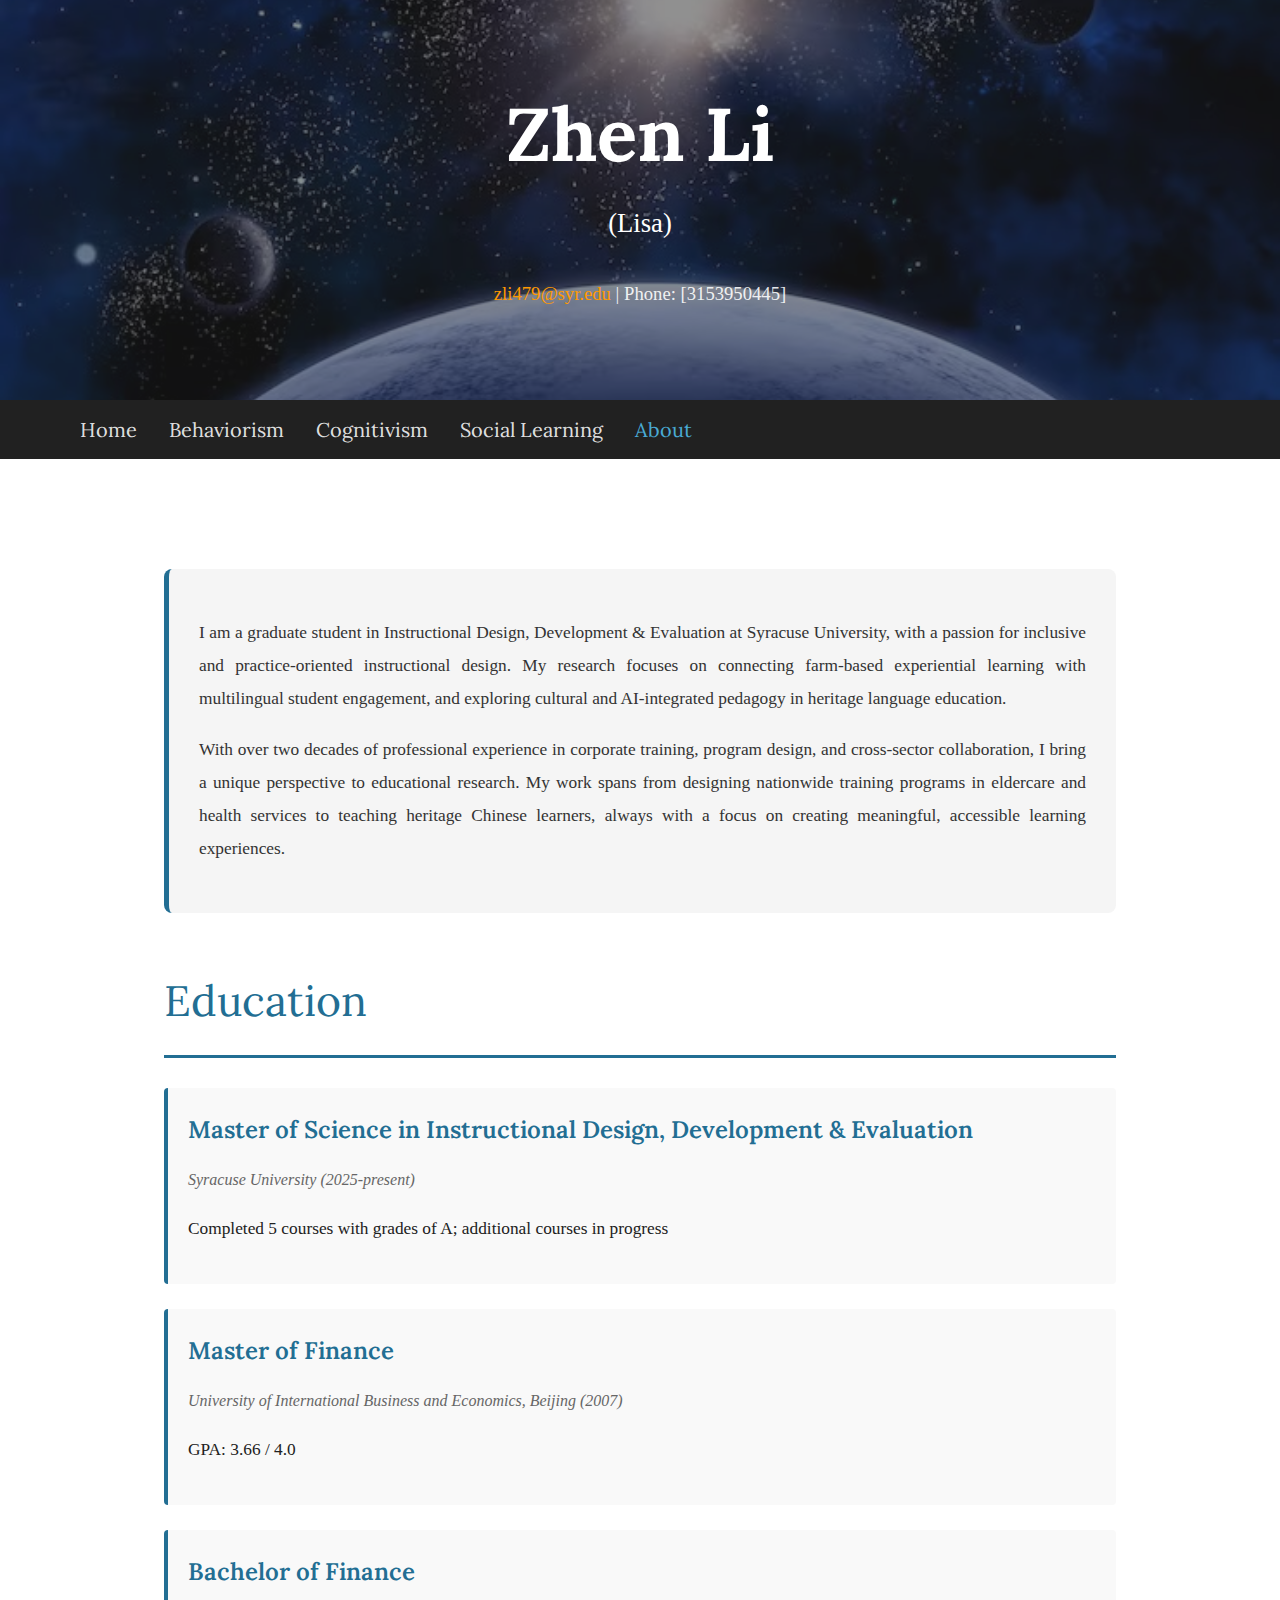
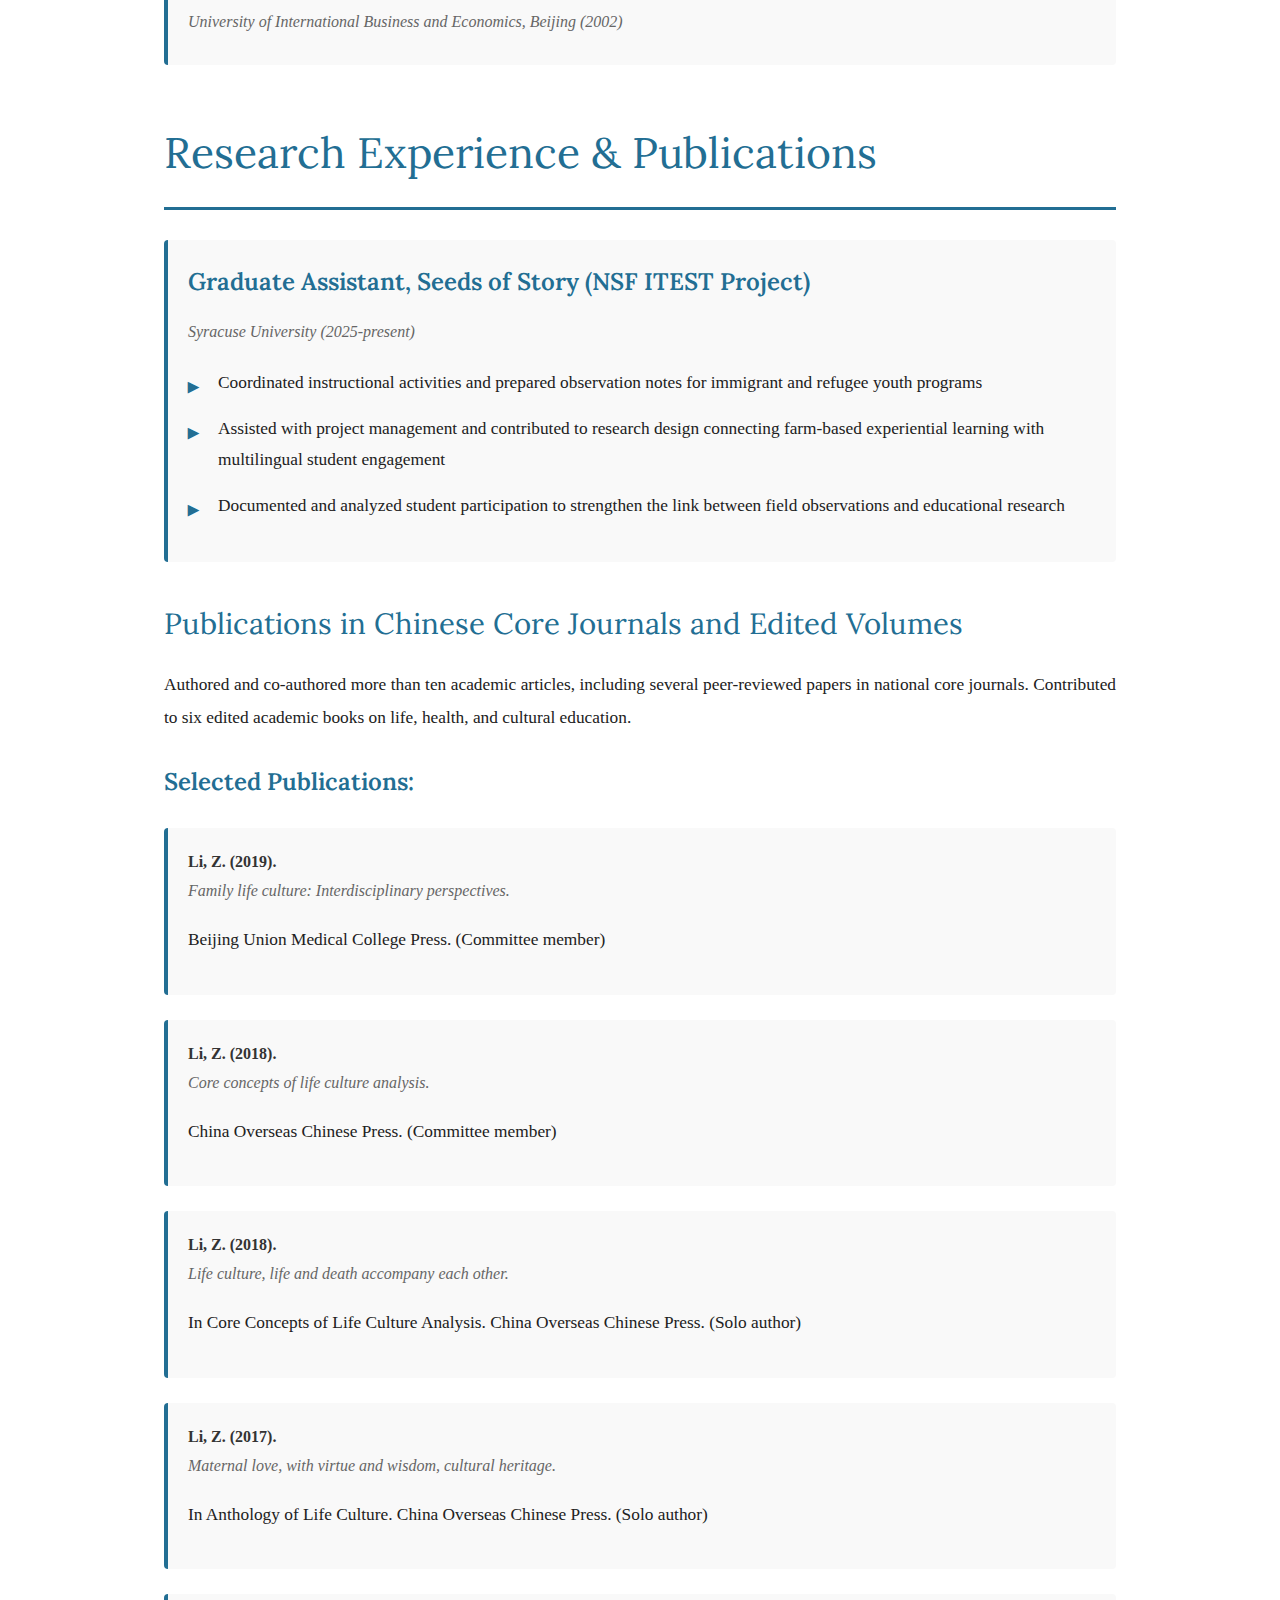
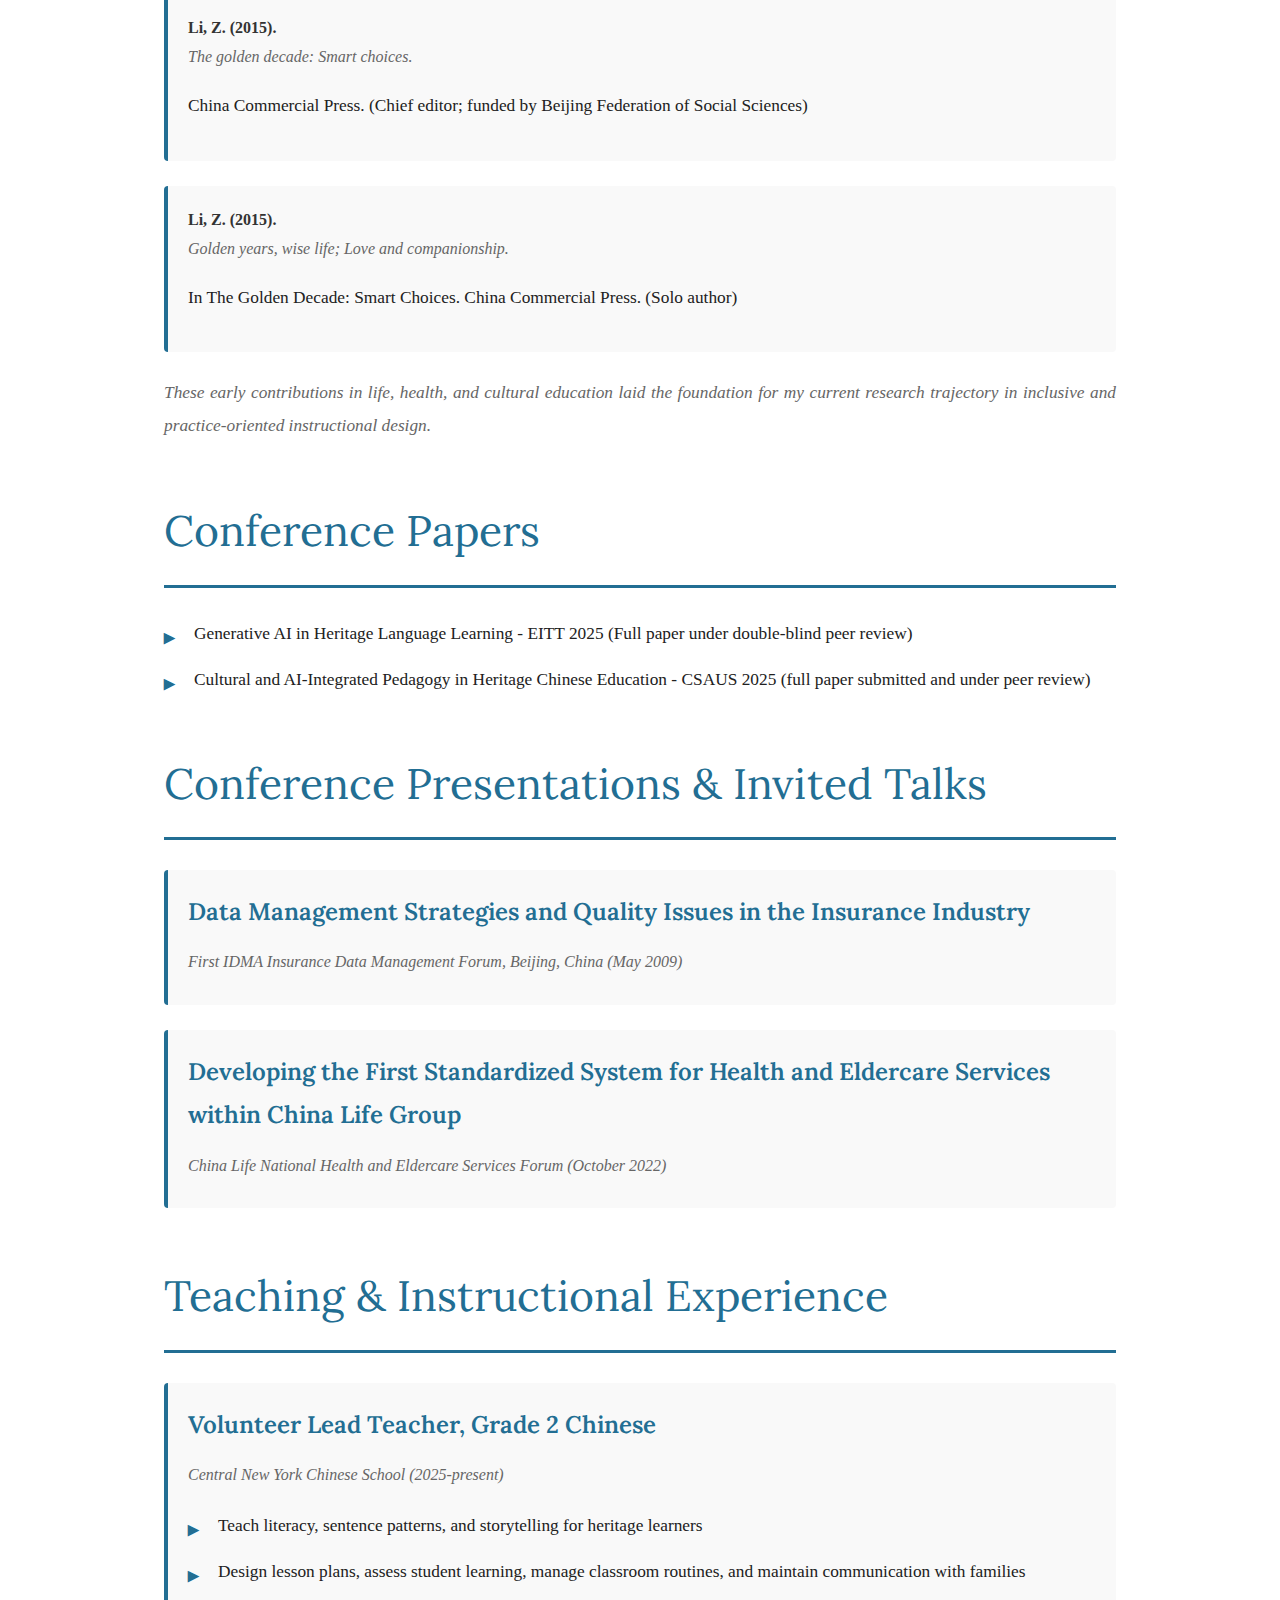
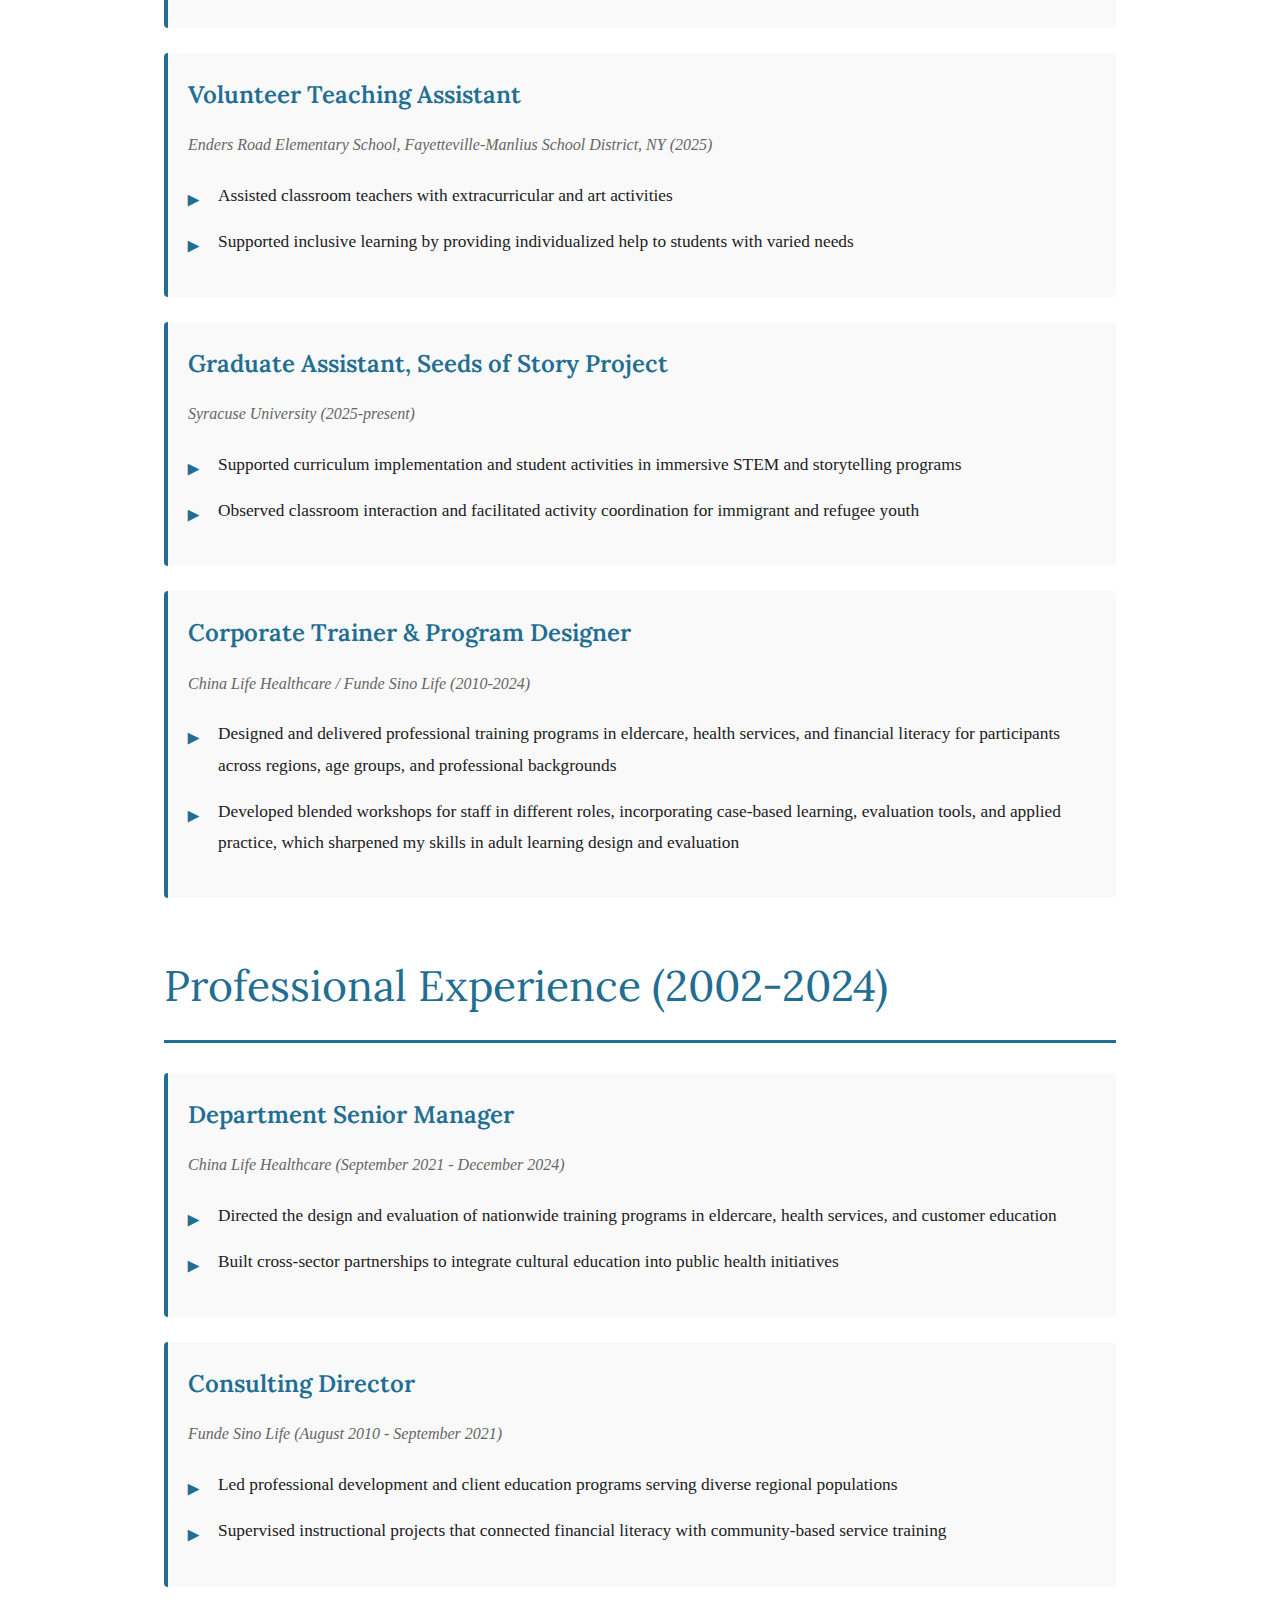
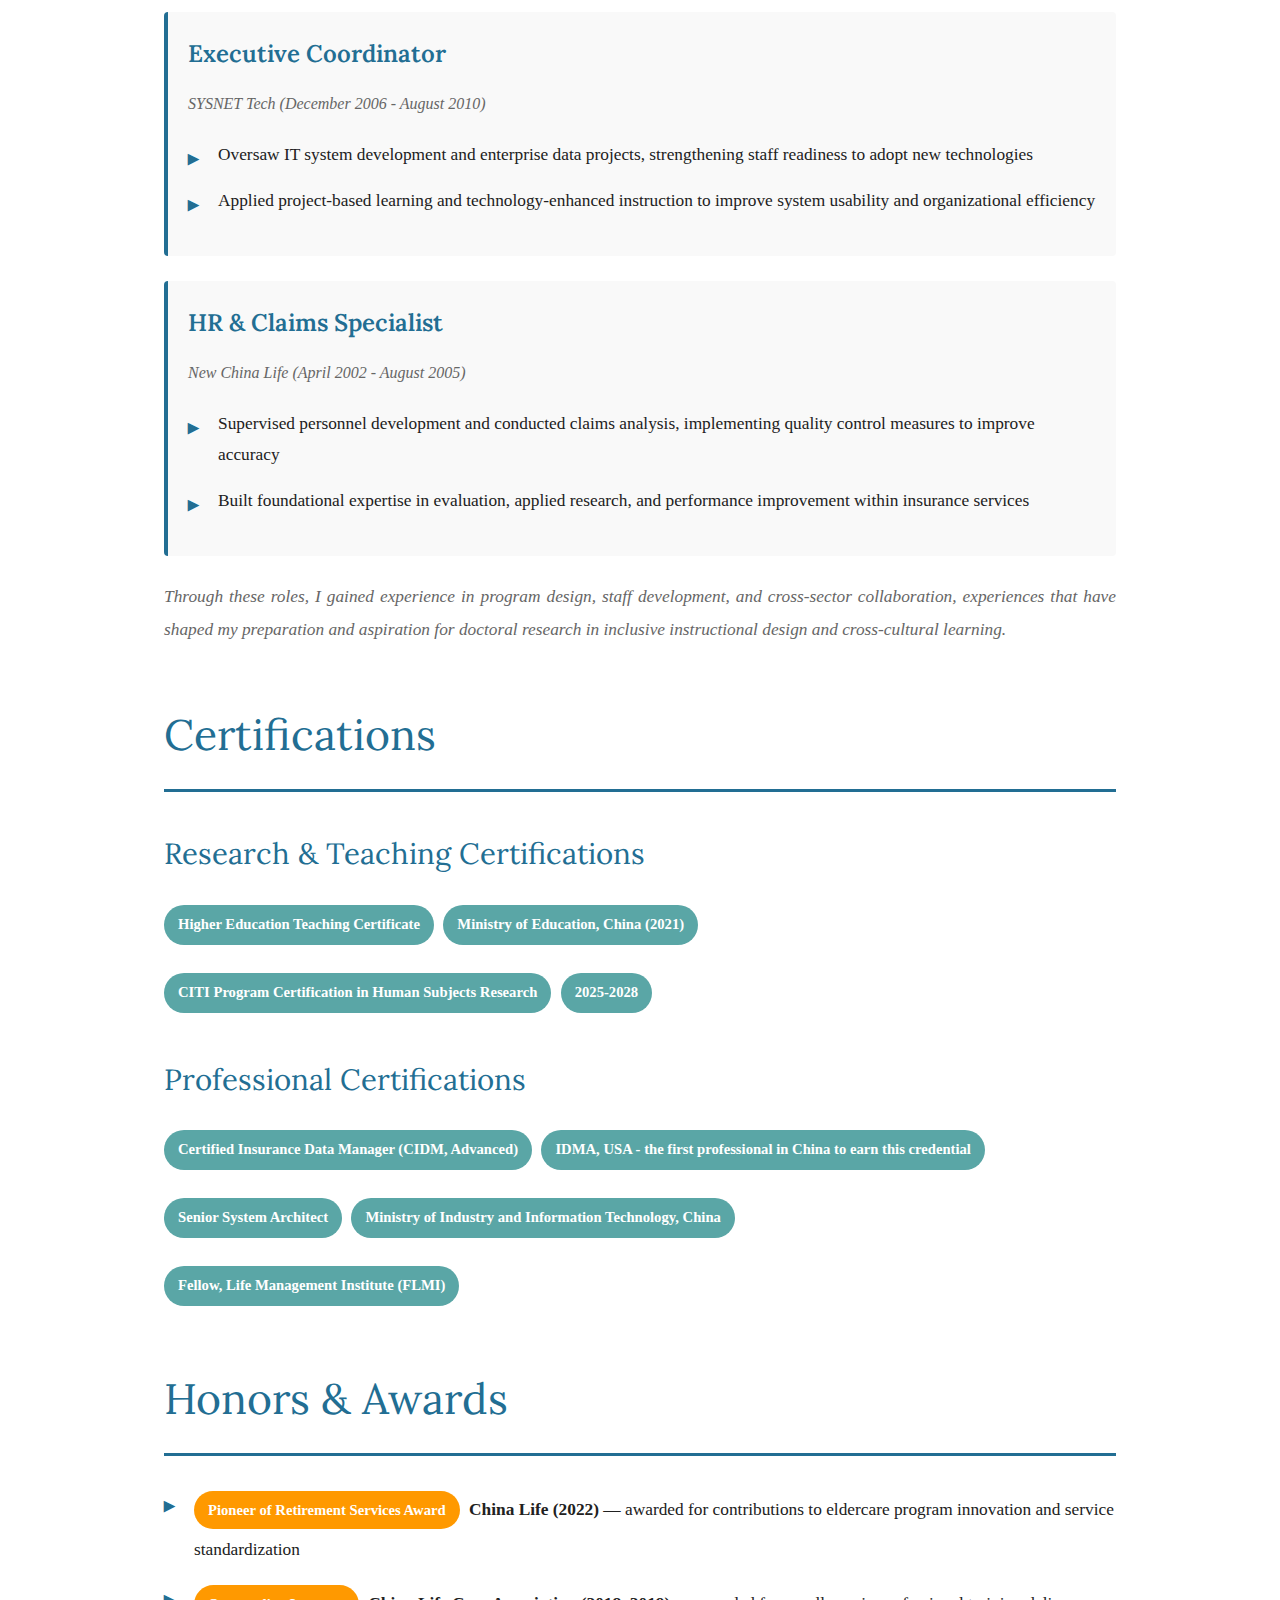
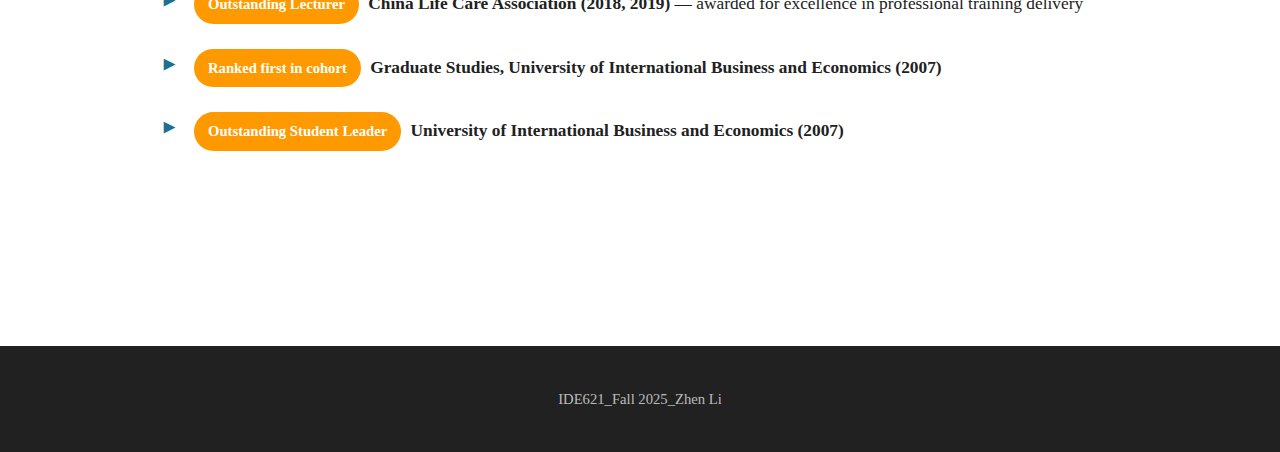
<file: about/index.html>
<!DOCTYPE html>
<html lang="en-US">
  <head>
    <meta charset="utf-8" />
    <meta name="viewport" content="width=device-width, initial-scale=1" />
    <title>About - Zhen Li (Lisa)</title>
    <link
      href="https://fonts.googleapis.com/css?family=Lora%3A400%2C400italic%2C700%2C700italic%7CGentium%20Basic%3A400%2C400italic%2C700%2C700italic&display=swap"
      rel="stylesheet"
    />
    <style>
      * {
        margin: 0;
        padding: 0;
        box-sizing: border-box;
      }

      body {
        font-family: "Gentium Basic", serif;
        line-height: 1.8;
        color: #212121;
        background-color: #ffffff;
        margin: 0;
        padding: 0;
      }

      /* Header Section */
      .hero-section {
        background-color: #226e93;
        background-image: url("../home/images/hero-background.jpg");
        background-size: cover;
        background-position: center center;
        height: 400px;
        padding: 80px 48px;
        display: flex;
        align-items: center;
        justify-content: center;
        position: relative;
      }

      .hero-section::before {
        content: "";
        position: absolute;
        top: 0;
        left: 0;
        right: 0;
        bottom: 0;
        background-color: rgba(33, 33, 33, 0.5);
      }

      .hero-content {
        position: relative;
        z-index: 1;
        text-align: center;
        color: #ffffff;
      }

      .hero-content h1 {
        font-family: "Lora", serif;
        font-size: 56pt;
        font-weight: 700;
        color: #ffffff;
        margin: 0 0 20px 0;
        line-height: 1.2;
      }

      .hero-content .subtitle {
        font-family: "Gentium Basic", serif;
        font-size: 20pt;
        font-weight: 400;
        color: #ffffff;
        margin-bottom: 30px;
      }

      .hero-content .contact-info {
        font-family: "Gentium Basic", serif;
        font-size: 14pt;
        color: rgba(255, 255, 255, 0.9);
        margin-top: 20px;
      }

      .hero-content .contact-info a {
        color: #ff9900;
        text-decoration: none;
        transition: color 0.2s;
      }

      .hero-content .contact-info a:hover {
        color: #ffcc66;
      }

      /* Navigation */
      .nav-container {
        background-color: #212121;
        padding: 0;
      }

      .nav-wrapper {
        max-width: 1200px;
        margin: 0 auto;
        padding: 0 24px;
      }

      .nav-menu {
        display: flex;
        list-style: none;
        gap: 0;
        flex-wrap: wrap;
      }

      .nav-menu li {
        margin: 0;
      }

      .nav-menu a {
        color: rgba(255, 255, 255, 0.87);
        text-decoration: none;
        font-family: "Lora", serif;
        font-size: 15pt;
        padding: 11.5px 16px;
        display: block;
        transition: color 0.2s;
      }

      .nav-menu a:hover {
        color: #49aad4;
      }

      .nav-menu a.active {
        color: #49aad4;
      }

      /* Main Content */
      .main-container {
        max-width: 1000px;
        margin: 0 auto;
        padding: 60px 24px;
      }

      .section {
        margin: 50px 0;
      }

      .section h2 {
        font-family: "Lora", serif;
        font-size: 32pt;
        font-weight: 400;
        color: #226e93;
        margin-bottom: 30px;
        border-bottom: 3px solid #226e93;
        padding-bottom: 15px;
      }

      .section h3 {
        font-family: "Lora", serif;
        font-size: 22pt;
        font-weight: 400;
        color: #226e93;
        margin: 35px 0 20px;
      }

      .section h4 {
        font-family: "Lora", serif;
        font-size: 18pt;
        font-weight: 600;
        color: #226e93;
        margin: 25px 0 15px;
      }

      .section p {
        font-family: "Gentium Basic", serif;
        font-size: 13pt;
        line-height: 1.9;
        margin: 18px 0;
        text-align: justify;
      }

      .section ul {
        list-style: none;
        padding: 0;
        margin: 20px 0;
      }

      .section ul li {
        margin: 15px 0;
        padding-left: 30px;
        position: relative;
        font-size: 13pt;
        line-height: 1.8;
      }

      .section ul li::before {
        content: "▸";
        position: absolute;
        left: 0;
        color: #226e93;
        font-weight: bold;
        font-size: 16pt;
      }

      .education-item,
      .experience-item,
      .publication-item {
        margin: 25px 0;
        padding: 20px;
        background-color: #f9f9f9;
        border-left: 4px solid #226e93;
        border-radius: 4px;
      }

      .education-item h4,
      .experience-item h4,
      .publication-item h4 {
        margin-top: 0;
        color: #226e93;
      }

      .education-item .meta,
      .experience-item .meta {
        font-style: italic;
        color: #666;
        margin: 8px 0;
        font-size: 12pt;
      }

      .publication-item .authors {
        font-weight: 600;
        color: #333;
      }

      .publication-item .venue {
        font-style: italic;
        color: #666;
      }

      .badge {
        display: inline-block;
        padding: 6px 14px;
        background-color: #226e93;
        color: #ffffff;
        border-radius: 20px;
        font-size: 11pt;
        margin: 5px 5px 5px 0;
        font-weight: 600;
      }

      .badge-award {
        background-color: #ff9900;
      }

      .badge-cert {
        background-color: #5aa6a6;
      }

      .intro-text {
        font-size: 15pt;
        line-height: 2;
        color: #333;
        background-color: #f5f5f5;
        padding: 30px;
        border-radius: 8px;
        margin: 30px 0;
        border-left: 5px solid #226e93;
      }

      /* Footer */
      .footer {
        background-color: #212121;
        padding: 40px 24px;
        text-align: center;
        margin-top: 80px;
      }

      .footer-text {
        font-family: "Gentium Basic", serif;
        font-size: 11pt;
        color: rgba(255, 255, 255, 0.7);
      }

      /* Responsive */
      @media (max-width: 768px) {
        .hero-section {
          height: 300px;
          padding: 40px 24px;
        }

        .hero-content h1 {
          font-size: 42pt;
        }

        .hero-content .subtitle {
          font-size: 16pt;
        }

        .section h2 {
          font-size: 26pt;
        }

        .section h3 {
          font-size: 20pt;
        }

        .nav-menu {
          flex-direction: column;
        }

        .main-container {
          padding: 40px 20px;
        }
      }

      @media (max-width: 479px) {
        .hero-content h1 {
          font-size: 32pt;
        }

        .section h2 {
          font-size: 22pt;
        }
      }
    </style>
  </head>

  <body>
    <!-- Hero Section -->
    <section class="hero-section">
      <div class="hero-content">
        <h1>Zhen Li</h1>
        <div class="subtitle">(Lisa)</div>
        <div class="contact-info">
          <a href="mailto:zli479@syr.edu">zli479@syr.edu</a> | 
          <span>Phone: [3153950445]</span>
        </div>
      </div>
    </section>

    <!-- Navigation -->
    <nav class="nav-container">
      <div class="nav-wrapper">
        <ul class="nav-menu">
          <li><a href="../home/">Home</a></li>
          <li><a href="../behaviorism/">Behaviorism</a></li>
          <li><a href="../cognitivism/">Cognitivism</a></li>
          <li><a href="../social-learning/">Social Learning</a></li>
          <li><a href="#" class="active">About</a></li>
        </ul>
      </div>
    </nav>

    <!-- Main Content -->
    <main class="main-container">
      <!-- Introduction -->
      <section class="section">
        <div class="intro-text">
          <p>
            I am a graduate student in Instructional Design, Development & Evaluation at Syracuse University, 
            with a passion for inclusive and practice-oriented instructional design. My research focuses on 
            connecting farm-based experiential learning with multilingual student engagement, and exploring 
            cultural and AI-integrated pedagogy in heritage language education.
          </p>
          <p>
            With over two decades of professional experience in corporate training, program design, and 
            cross-sector collaboration, I bring a unique perspective to educational research. My work spans 
            from designing nationwide training programs in eldercare and health services to teaching heritage 
            Chinese learners, always with a focus on creating meaningful, accessible learning experiences.
          </p>
        </div>
      </section>

      <!-- Education -->
      <section class="section">
        <h2>Education</h2>
        
        <div class="education-item">
          <h4>Master of Science in Instructional Design, Development & Evaluation</h4>
          <div class="meta">Syracuse University (2025-present)</div>
          <p>Completed 5 courses with grades of A; additional courses in progress</p>
        </div>

        <div class="education-item">
          <h4>Master of Finance</h4>
          <div class="meta">University of International Business and Economics, Beijing (2007)</div>
          <p>GPA: 3.66 / 4.0</p>
        </div>

        <div class="education-item">
          <h4>Bachelor of Finance</h4>
          <div class="meta">University of International Business and Economics, Beijing (2002)</div>
        </div>
      </section>

      <!-- Research Experience & Publications -->
      <section class="section">
        <h2>Research Experience & Publications</h2>
        
        <div class="experience-item">
          <h4>Graduate Assistant, Seeds of Story (NSF ITEST Project)</h4>
          <div class="meta">Syracuse University (2025-present)</div>
          <ul>
            <li>Coordinated instructional activities and prepared observation notes for immigrant and refugee youth programs</li>
            <li>Assisted with project management and contributed to research design connecting farm-based experiential learning with multilingual student engagement</li>
            <li>Documented and analyzed student participation to strengthen the link between field observations and educational research</li>
          </ul>
        </div>

        <h3>Publications in Chinese Core Journals and Edited Volumes</h3>
        <p>Authored and co-authored more than ten academic articles, including several peer-reviewed papers in national core journals. Contributed to six edited academic books on life, health, and cultural education.</p>

        <h4>Selected Publications:</h4>
        
        <div class="publication-item">
          <div class="authors">Li, Z. (2019).</div>
          <div class="venue">Family life culture: Interdisciplinary perspectives.</div>
          <p>Beijing Union Medical College Press. (Committee member)</p>
        </div>

        <div class="publication-item">
          <div class="authors">Li, Z. (2018).</div>
          <div class="venue">Core concepts of life culture analysis.</div>
          <p>China Overseas Chinese Press. (Committee member)</p>
        </div>

        <div class="publication-item">
          <div class="authors">Li, Z. (2018).</div>
          <div class="venue">Life culture, life and death accompany each other.</div>
          <p>In Core Concepts of Life Culture Analysis. China Overseas Chinese Press. (Solo author)</p>
        </div>

        <div class="publication-item">
          <div class="authors">Li, Z. (2017).</div>
          <div class="venue">Maternal love, with virtue and wisdom, cultural heritage.</div>
          <p>In Anthology of Life Culture. China Overseas Chinese Press. (Solo author)</p>
        </div>

        <div class="publication-item">
          <div class="authors">Li, Z. (2015).</div>
          <div class="venue">The golden decade: Smart choices.</div>
          <p>China Commercial Press. (Chief editor; funded by Beijing Federation of Social Sciences)</p>
        </div>

        <div class="publication-item">
          <div class="authors">Li, Z. (2015).</div>
          <div class="venue">Golden years, wise life; Love and companionship.</div>
          <p>In The Golden Decade: Smart Choices. China Commercial Press. (Solo author)</p>
        </div>

        <p style="margin-top: 20px; font-style: italic; color: #666;">
          These early contributions in life, health, and cultural education laid the foundation for my current 
          research trajectory in inclusive and practice-oriented instructional design.
        </p>
      </section>

      <!-- Conference Papers -->
      <section class="section">
        <h2>Conference Papers</h2>
        <ul>
          <li>Generative AI in Heritage Language Learning - EITT 2025 (Full paper under double-blind peer review)</li>
          <li>Cultural and AI-Integrated Pedagogy in Heritage Chinese Education - CSAUS 2025 (full paper submitted and under peer review)</li>
        </ul>
      </section>

      <!-- Conference Presentations & Invited Talks -->
      <section class="section">
        <h2>Conference Presentations & Invited Talks</h2>
        <div class="experience-item">
          <h4>Data Management Strategies and Quality Issues in the Insurance Industry</h4>
          <div class="meta">First IDMA Insurance Data Management Forum, Beijing, China (May 2009)</div>
        </div>
        <div class="experience-item">
          <h4>Developing the First Standardized System for Health and Eldercare Services within China Life Group</h4>
          <div class="meta">China Life National Health and Eldercare Services Forum (October 2022)</div>
        </div>
      </section>

      <!-- Teaching & Instructional Experience -->
      <section class="section">
        <h2>Teaching & Instructional Experience</h2>
        
        <div class="experience-item">
          <h4>Volunteer Lead Teacher, Grade 2 Chinese</h4>
          <div class="meta">Central New York Chinese School (2025-present)</div>
          <ul>
            <li>Teach literacy, sentence patterns, and storytelling for heritage learners</li>
            <li>Design lesson plans, assess student learning, manage classroom routines, and maintain communication with families</li>
          </ul>
        </div>

        <div class="experience-item">
          <h4>Volunteer Teaching Assistant</h4>
          <div class="meta">Enders Road Elementary School, Fayetteville-Manlius School District, NY (2025)</div>
          <ul>
            <li>Assisted classroom teachers with extracurricular and art activities</li>
            <li>Supported inclusive learning by providing individualized help to students with varied needs</li>
          </ul>
        </div>

        <div class="experience-item">
          <h4>Graduate Assistant, Seeds of Story Project</h4>
          <div class="meta">Syracuse University (2025-present)</div>
          <ul>
            <li>Supported curriculum implementation and student activities in immersive STEM and storytelling programs</li>
            <li>Observed classroom interaction and facilitated activity coordination for immigrant and refugee youth</li>
          </ul>
        </div>

        <div class="experience-item">
          <h4>Corporate Trainer & Program Designer</h4>
          <div class="meta">China Life Healthcare / Funde Sino Life (2010-2024)</div>
          <ul>
            <li>Designed and delivered professional training programs in eldercare, health services, and financial literacy for participants across regions, age groups, and professional backgrounds</li>
            <li>Developed blended workshops for staff in different roles, incorporating case-based learning, evaluation tools, and applied practice, which sharpened my skills in adult learning design and evaluation</li>
          </ul>
        </div>
      </section>

      <!-- Professional Experience -->
      <section class="section">
        <h2>Professional Experience (2002-2024)</h2>
        
        <div class="experience-item">
          <h4>Department Senior Manager</h4>
          <div class="meta">China Life Healthcare (September 2021 - December 2024)</div>
          <ul>
            <li>Directed the design and evaluation of nationwide training programs in eldercare, health services, and customer education</li>
            <li>Built cross-sector partnerships to integrate cultural education into public health initiatives</li>
          </ul>
        </div>

        <div class="experience-item">
          <h4>Consulting Director</h4>
          <div class="meta">Funde Sino Life (August 2010 - September 2021)</div>
          <ul>
            <li>Led professional development and client education programs serving diverse regional populations</li>
            <li>Supervised instructional projects that connected financial literacy with community-based service training</li>
          </ul>
        </div>

        <div class="experience-item">
          <h4>Executive Coordinator</h4>
          <div class="meta">SYSNET Tech (December 2006 - August 2010)</div>
          <ul>
            <li>Oversaw IT system development and enterprise data projects, strengthening staff readiness to adopt new technologies</li>
            <li>Applied project-based learning and technology-enhanced instruction to improve system usability and organizational efficiency</li>
          </ul>
        </div>

        <div class="experience-item">
          <h4>HR & Claims Specialist</h4>
          <div class="meta">New China Life (April 2002 - August 2005)</div>
          <ul>
            <li>Supervised personnel development and conducted claims analysis, implementing quality control measures to improve accuracy</li>
            <li>Built foundational expertise in evaluation, applied research, and performance improvement within insurance services</li>
          </ul>
        </div>

        <p style="margin-top: 25px; font-style: italic; color: #666;">
          Through these roles, I gained experience in program design, staff development, and cross-sector collaboration, 
          experiences that have shaped my preparation and aspiration for doctoral research in inclusive instructional 
          design and cross-cultural learning.
        </p>
      </section>

      <!-- Certifications -->
      <section class="section">
        <h2>Certifications</h2>
        
        <h3>Research & Teaching Certifications</h3>
        <p>
          <span class="badge badge-cert">Higher Education Teaching Certificate</span>
          <span class="badge badge-cert">Ministry of Education, China (2021)</span>
        </p>
        <p>
          <span class="badge badge-cert">CITI Program Certification in Human Subjects Research</span>
          <span class="badge badge-cert">2025-2028</span>
        </p>

        <h3>Professional Certifications</h3>
        <p>
          <span class="badge badge-cert">Certified Insurance Data Manager (CIDM, Advanced)</span>
          <span class="badge badge-cert">IDMA, USA - the first professional in China to earn this credential</span>
        </p>
        <p>
          <span class="badge badge-cert">Senior System Architect</span>
          <span class="badge badge-cert">Ministry of Industry and Information Technology, China</span>
        </p>
        <p>
          <span class="badge badge-cert">Fellow, Life Management Institute (FLMI)</span>
        </p>
      </section>

      <!-- Honors & Awards -->
      <section class="section">
        <h2>Honors & Awards</h2>
        <ul>
          <li>
            <span class="badge badge-award">Pioneer of Retirement Services Award</span>
            <strong>China Life (2022)</strong> — awarded for contributions to eldercare program innovation and service standardization
          </li>
          <li>
            <span class="badge badge-award">Outstanding Lecturer</span>
            <strong>China Life Care Association (2018, 2019)</strong> — awarded for excellence in professional training delivery
          </li>
          <li>
            <span class="badge badge-award">Ranked first in cohort</span>
            <strong>Graduate Studies, University of International Business and Economics (2007)</strong>
          </li>
          <li>
            <span class="badge badge-award">Outstanding Student Leader</span>
            <strong>University of International Business and Economics (2007)</strong>
          </li>
        </ul>
      </section>
    </main>

    <!-- Footer -->
    <footer class="footer">
      <div class="footer-text">IDE621_Fall 2025_Zhen Li</div>
    </footer>
  </body>
</html>
</file>
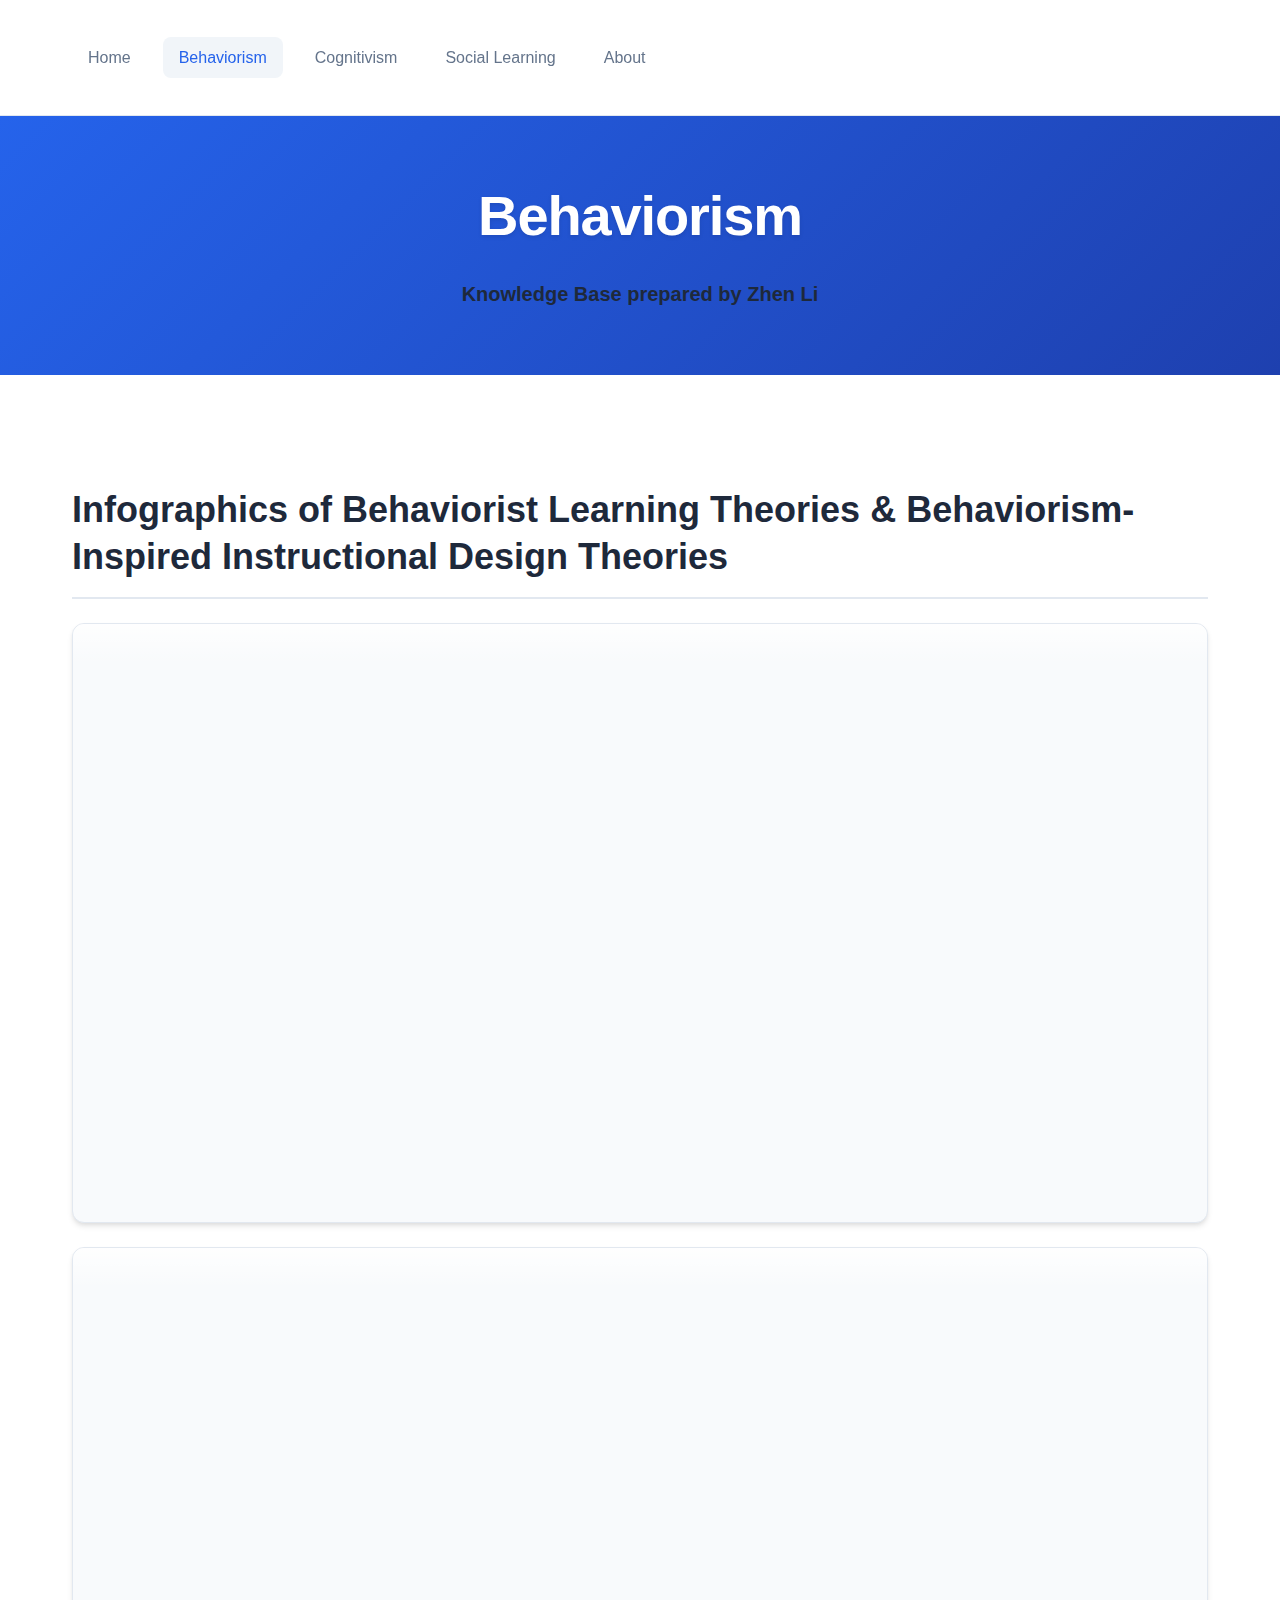
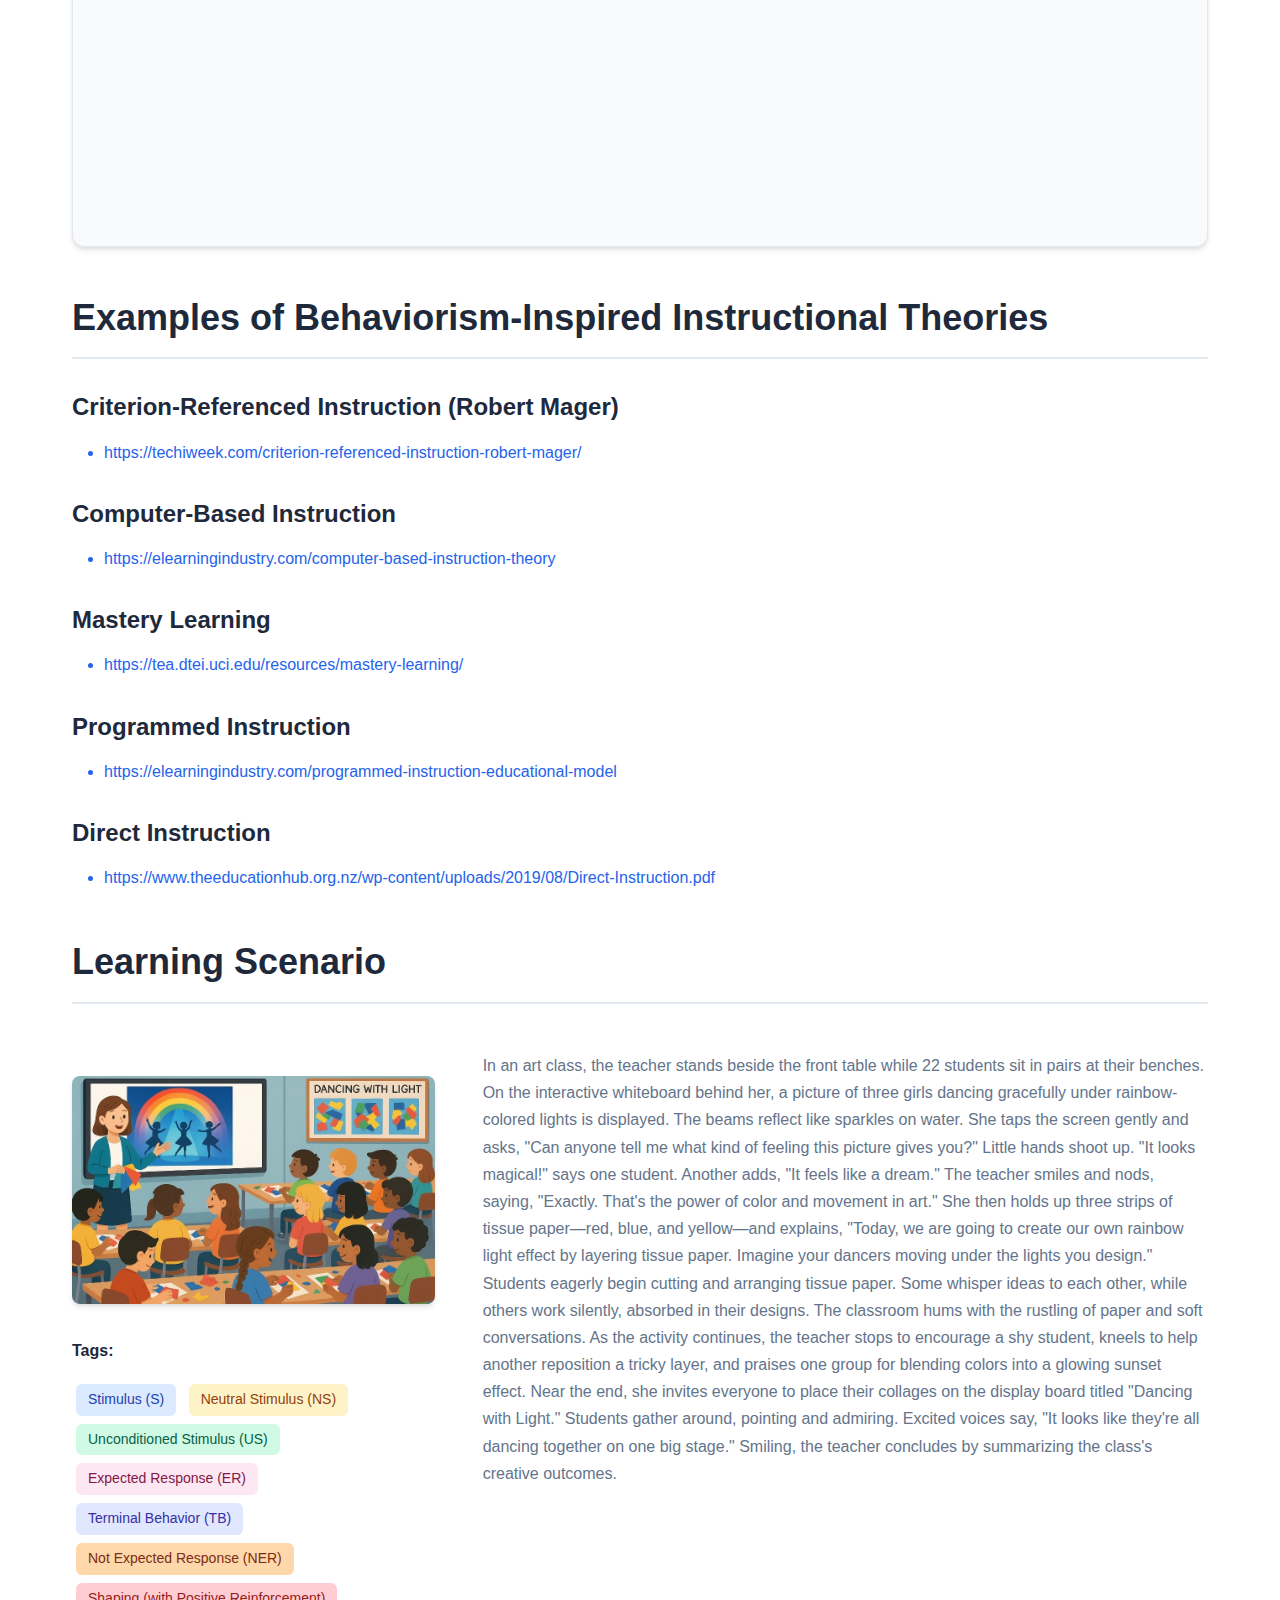
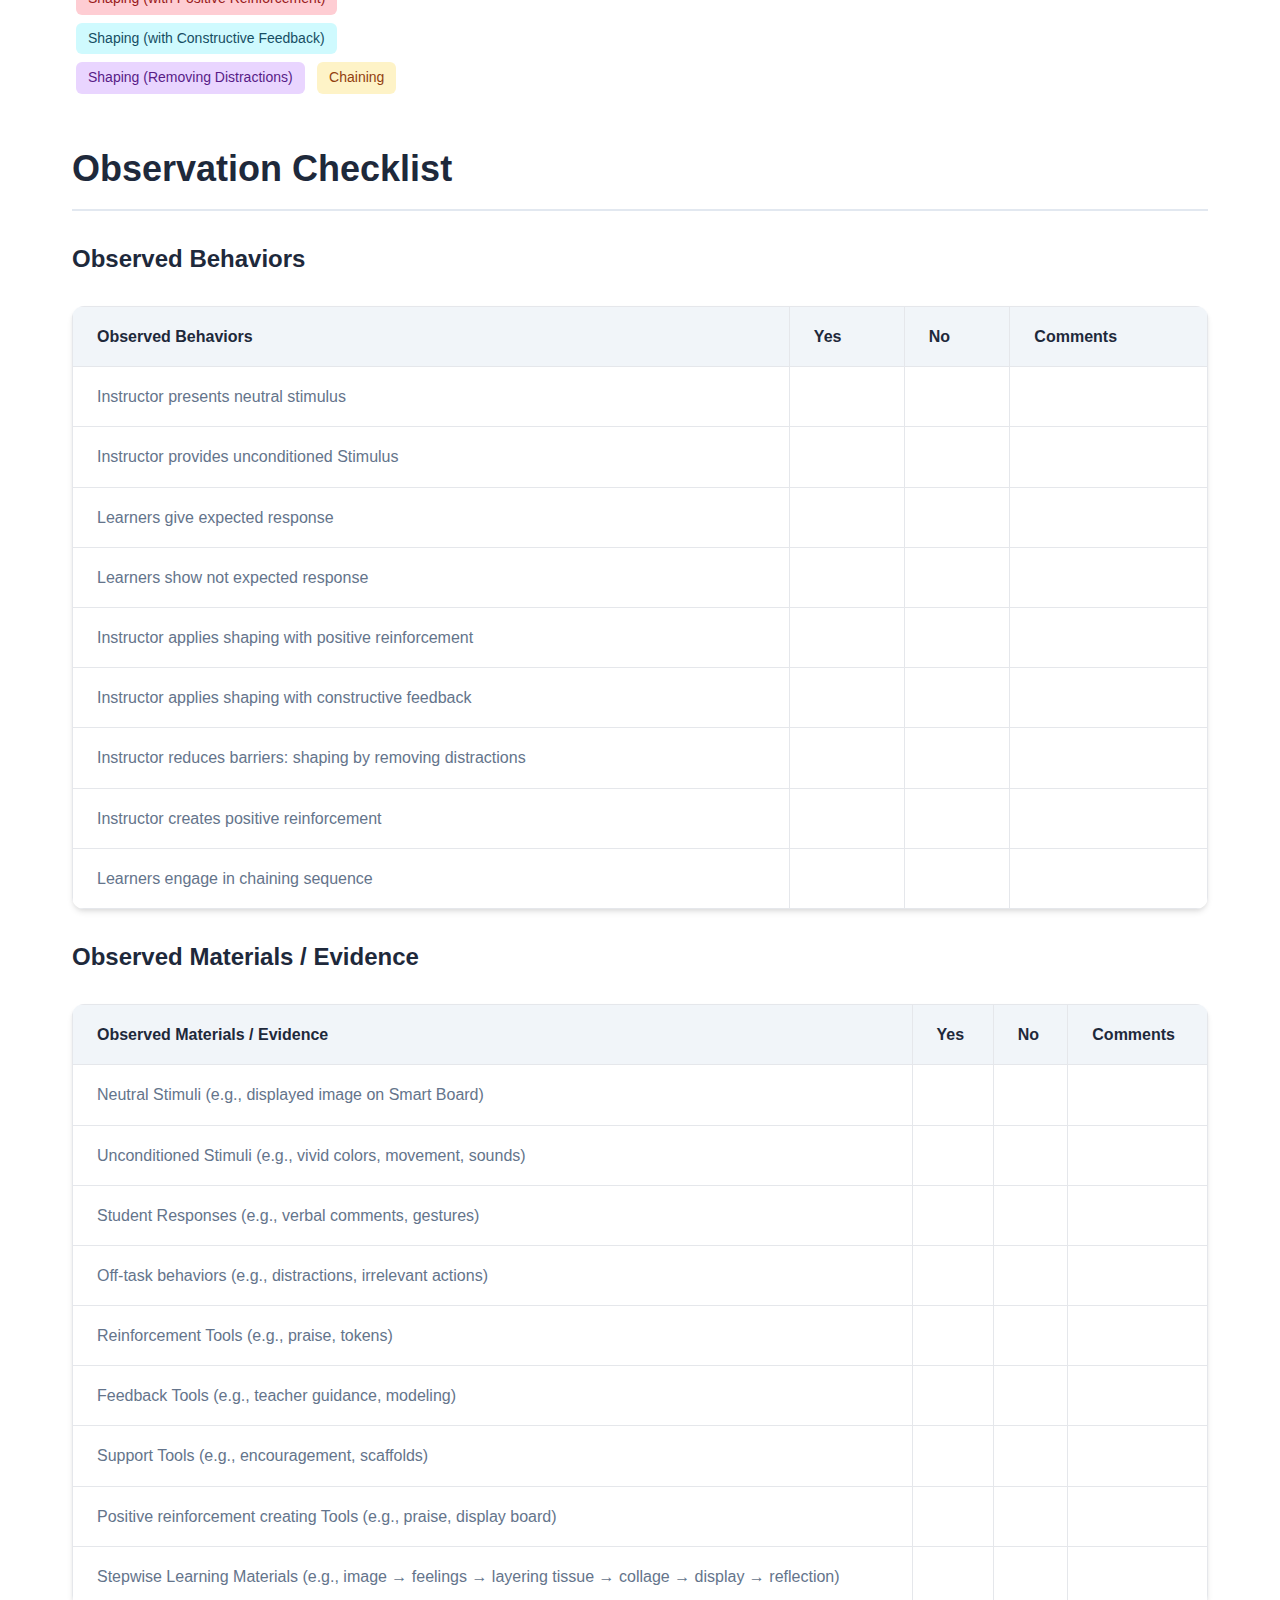
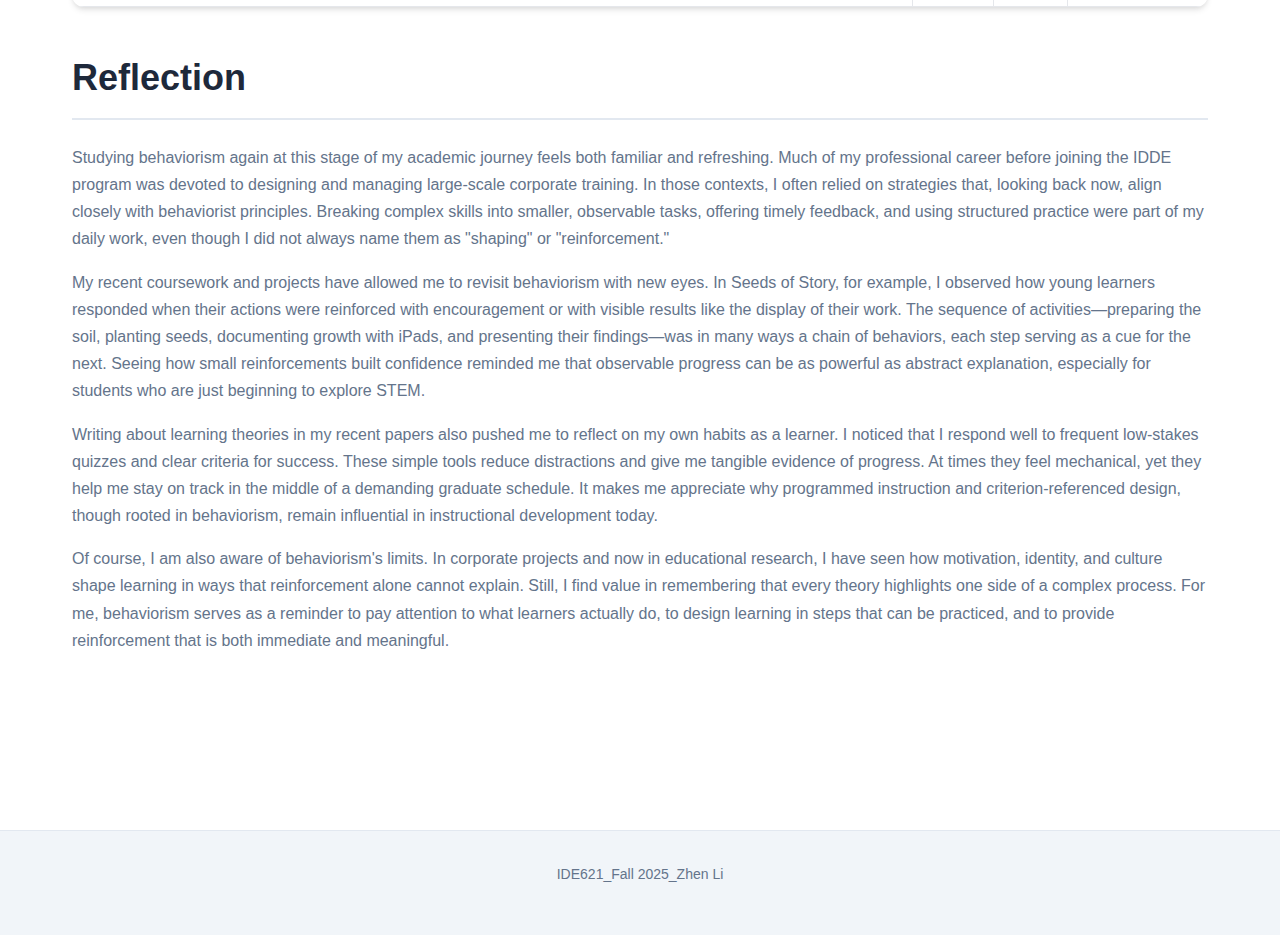
<file: behaviorism/index.html>
<!DOCTYPE html>
<html lang="en">
<head>
    <meta charset="UTF-8">
    <meta name="viewport" content="width=device-width, initial-scale=1.0">
    <title>Behaviorism - Learning Theories</title>
    <link rel="stylesheet" href="/style.css">
    <style>
        .tag {
            display: inline-block;
            padding: 0.25rem 0.75rem;
            margin: 0.25rem;
            border-radius: 0.375rem;
            font-size: 0.875rem;
            font-weight: 500;
        }
        .tag:nth-child(1) { background-color: #dbeafe; color: #1e40af; }
        .tag:nth-child(2) { background-color: #fef3c7; color: #92400e; }
        .tag:nth-child(3) { background-color: #d1fae5; color: #065f46; }
        .tag:nth-child(4) { background-color: #fce7f3; color: #831843; }
        .tag:nth-child(5) { background-color: #e0e7ff; color: #3730a3; }
        .tag:nth-child(6) { background-color: #fed7aa; color: #7c2d12; }
        .tag:nth-child(7) { background-color: #fecdd3; color: #991b1b; }
        .tag:nth-child(8) { background-color: #cffafe; color: #164e63; }
        .tag:nth-child(9) { background-color: #e9d5ff; color: #581c87; }
        .tag:nth-child(10) { background-color: #fef3c7; color: #92400e; }
        .learning-scenario-columns {
            display: grid;
            grid-template-columns: 1fr 2fr;
            gap: var(--spacing-2xl);
            margin: var(--spacing-2xl) 0;
            align-items: start;
        }
        @media (max-width: 768px) {
            .learning-scenario-columns {
                grid-template-columns: 1fr;
            }
        }
    </style>
</head>
<body>
    <!-- Navigation -->
    <nav class="nav-container">
        <div class="nav-wrapper">
            <ul class="nav-menu">
                <li><a href="/home/">Home</a></li>
                <li><a href="/behaviorism/" class="active">Behaviorism</a></li>
                <li><a href="/cognitivism/">Cognitivism</a></li>
                <li><a href="/social-learning/">Social Learning</a></li>
                <li><a href="/about/">About</a></li>
            </ul>
        </div>
    </nav>

    <!-- Hero Section -->
    <section class="hero-section">
        <div class="hero-content">
            <h1>Behaviorism</h1>
            <p><strong>Knowledge Base prepared by Zhen Li</strong></p>
        </div>
    </section>

    <!-- Main Content -->
    <main class="main-container">
        <!-- Infographics -->
        <section class="section">
            <h2>Infographics of Behaviorist Learning Theories & Behaviorism-Inspired Instructional Design Theories</h2>
            <div class="pdf-preview">
                <iframe src="assets/BLT_Learning_Theory.pdf#toolbar=0&navpanes=0&scrollbar=0&view=FitH"></iframe>
            </div>
            <div class="pdf-preview">
                <iframe src="assets/Behaviorism_Inspired_Instructional_Theories.pdf#toolbar=0&navpanes=0&scrollbar=0&view=FitH"></iframe>
            </div>
        </section>

        <!-- Examples -->
        <section class="section">
            <h2>Examples of Behaviorism-Inspired Instructional Theories</h2>
            
            <h3>Criterion-Referenced Instruction (Robert Mager)</h3>
            <ul>
                <li><a href="https://techiweek.com/criterion-referenced-instruction-robert-mager/">https://techiweek.com/criterion-referenced-instruction-robert-mager/</a></li>
            </ul>

            <h3>Computer-Based Instruction</h3>
            <ul>
                <li><a href="https://elearningindustry.com/computer-based-instruction-theory">https://elearningindustry.com/computer-based-instruction-theory</a></li>
            </ul>

            <h3>Mastery Learning</h3>
            <ul>
                <li><a href="https://tea.dtei.uci.edu/resources/mastery-learning/">https://tea.dtei.uci.edu/resources/mastery-learning/</a></li>
            </ul>

            <h3>Programmed Instruction</h3>
            <ul>
                <li><a href="https://elearningindustry.com/programmed-instruction-educational-model">https://elearningindustry.com/programmed-instruction-educational-model</a></li>
            </ul>

            <h3>Direct Instruction</h3>
            <ul>
                <li><a href="https://www.theeducationhub.org.nz/wp-content/uploads/2019/08/Direct-Instruction.pdf">https://www.theeducationhub.org.nz/wp-content/uploads/2019/08/Direct-Instruction.pdf</a></li>
            </ul>
        </section>

        <!-- Learning Scenario -->
        <section class="section">
            <h2>Learning Scenario</h2>
            <div class="learning-scenario-columns">
                <div>
                    <img src="assets/images/learning-scenario.png" alt="Learning Scenario">
                    <p><strong>Tags:</strong></p>
                    <div>
                        <span class="tag">Stimulus (S)</span>
                        <span class="tag">Neutral Stimulus (NS)</span>
                        <span class="tag">Unconditioned Stimulus (US)</span>
                        <span class="tag">Expected Response (ER)</span>
                        <span class="tag">Terminal Behavior (TB)</span>
                        <span class="tag">Not Expected Response (NER)</span>
                        <span class="tag">Shaping (with Positive Reinforcement)</span>
                        <span class="tag">Shaping (with Constructive Feedback)</span>
                        <span class="tag">Shaping (Removing Distractions)</span>
                        <span class="tag">Chaining</span>
                    </div>
                </div>
                <div>
                    <p>In an art class, the teacher stands beside the front table while 22 students sit in pairs at their benches. On the interactive whiteboard behind her, a picture of three girls dancing gracefully under rainbow-colored lights is displayed. The beams reflect like sparkles on water. She taps the screen gently and asks, "Can anyone tell me what kind of feeling this picture gives you?" Little hands shoot up. "It looks magical!" says one student. Another adds, "It feels like a dream." The teacher smiles and nods, saying, "Exactly. That's the power of color and movement in art." She then holds up three strips of tissue paper—red, blue, and yellow—and explains, "Today, we are going to create our own rainbow light effect by layering tissue paper. Imagine your dancers moving under the lights you design." Students eagerly begin cutting and arranging tissue paper. Some whisper ideas to each other, while others work silently, absorbed in their designs. The classroom hums with the rustling of paper and soft conversations. As the activity continues, the teacher stops to encourage a shy student, kneels to help another reposition a tricky layer, and praises one group for blending colors into a glowing sunset effect. Near the end, she invites everyone to place their collages on the display board titled "Dancing with Light." Students gather around, pointing and admiring. Excited voices say, "It looks like they're all dancing together on one big stage." Smiling, the teacher concludes by summarizing the class's creative outcomes.</p>
                </div>
            </div>
        </section>

        <!-- Observation Checklist -->
        <section class="section">
            <h2>Observation Checklist</h2>
            
            <h3>Observed Behaviors</h3>
            <table>
                <thead>
                    <tr>
                        <th>Observed Behaviors</th>
                        <th>Yes</th>
                        <th>No</th>
                        <th>Comments</th>
                    </tr>
                </thead>
                <tbody>
                    <tr>
                        <td>Instructor presents neutral stimulus</td>
                        <td></td>
                        <td></td>
                        <td></td>
                    </tr>
                    <tr>
                        <td>Instructor provides unconditioned Stimulus</td>
                        <td></td>
                        <td></td>
                        <td></td>
                    </tr>
                    <tr>
                        <td>Learners give expected response</td>
                        <td></td>
                        <td></td>
                        <td></td>
                    </tr>
                    <tr>
                        <td>Learners show not expected response</td>
                        <td></td>
                        <td></td>
                        <td></td>
                    </tr>
                    <tr>
                        <td>Instructor applies shaping with positive reinforcement</td>
                        <td></td>
                        <td></td>
                        <td></td>
                    </tr>
                    <tr>
                        <td>Instructor applies shaping with constructive feedback</td>
                        <td></td>
                        <td></td>
                        <td></td>
                    </tr>
                    <tr>
                        <td>Instructor reduces barriers: shaping by removing distractions</td>
                        <td></td>
                        <td></td>
                        <td></td>
                    </tr>
                    <tr>
                        <td>Instructor creates positive reinforcement</td>
                        <td></td>
                        <td></td>
                        <td></td>
                    </tr>
                    <tr>
                        <td>Learners engage in chaining sequence</td>
                        <td></td>
                        <td></td>
                        <td></td>
                    </tr>
                </tbody>
            </table>

            <h3>Observed Materials / Evidence</h3>
            <table>
                <thead>
                    <tr>
                        <th>Observed Materials / Evidence</th>
                        <th>Yes</th>
                        <th>No</th>
                        <th>Comments</th>
                    </tr>
                </thead>
                <tbody>
                    <tr>
                        <td>Neutral Stimuli (e.g., displayed image on Smart Board)</td>
                        <td></td>
                        <td></td>
                        <td></td>
                    </tr>
                    <tr>
                        <td>Unconditioned Stimuli (e.g., vivid colors, movement, sounds)</td>
                        <td></td>
                        <td></td>
                        <td></td>
                    </tr>
                    <tr>
                        <td>Student Responses (e.g., verbal comments, gestures)</td>
                        <td></td>
                        <td></td>
                        <td></td>
                    </tr>
                    <tr>
                        <td>Off-task behaviors (e.g., distractions, irrelevant actions)</td>
                        <td></td>
                        <td></td>
                        <td></td>
                    </tr>
                    <tr>
                        <td>Reinforcement Tools (e.g., praise, tokens)</td>
                        <td></td>
                        <td></td>
                        <td></td>
                    </tr>
                    <tr>
                        <td>Feedback Tools (e.g., teacher guidance, modeling)</td>
                        <td></td>
                        <td></td>
                        <td></td>
                    </tr>
                    <tr>
                        <td>Support Tools (e.g., encouragement, scaffolds)</td>
                        <td></td>
                        <td></td>
                        <td></td>
                    </tr>
                    <tr>
                        <td>Positive reinforcement creating Tools (e.g., praise, display board)</td>
                        <td></td>
                        <td></td>
                        <td></td>
                    </tr>
                    <tr>
                        <td>Stepwise Learning Materials (e.g., image → feelings → layering tissue → collage → display → reflection)</td>
                        <td></td>
                        <td></td>
                        <td></td>
                    </tr>
                </tbody>
            </table>
        </section>

        <!-- Reflection -->
        <section class="section">
            <h2>Reflection</h2>
            <p>Studying behaviorism again at this stage of my academic journey feels both familiar and refreshing. Much of my professional career before joining the IDDE program was devoted to designing and managing large-scale corporate training. In those contexts, I often relied on strategies that, looking back now, align closely with behaviorist principles. Breaking complex skills into smaller, observable tasks, offering timely feedback, and using structured practice were part of my daily work, even though I did not always name them as "shaping" or "reinforcement."</p>
            <p>My recent coursework and projects have allowed me to revisit behaviorism with new eyes. In Seeds of Story, for example, I observed how young learners responded when their actions were reinforced with encouragement or with visible results like the display of their work. The sequence of activities—preparing the soil, planting seeds, documenting growth with iPads, and presenting their findings—was in many ways a chain of behaviors, each step serving as a cue for the next. Seeing how small reinforcements built confidence reminded me that observable progress can be as powerful as abstract explanation, especially for students who are just beginning to explore STEM.</p>
            <p>Writing about learning theories in my recent papers also pushed me to reflect on my own habits as a learner. I noticed that I respond well to frequent low-stakes quizzes and clear criteria for success. These simple tools reduce distractions and give me tangible evidence of progress. At times they feel mechanical, yet they help me stay on track in the middle of a demanding graduate schedule. It makes me appreciate why programmed instruction and criterion-referenced design, though rooted in behaviorism, remain influential in instructional development today.</p>
            <p>Of course, I am also aware of behaviorism's limits. In corporate projects and now in educational research, I have seen how motivation, identity, and culture shape learning in ways that reinforcement alone cannot explain. Still, I find value in remembering that every theory highlights one side of a complex process. For me, behaviorism serves as a reminder to pay attention to what learners actually do, to design learning in steps that can be practiced, and to provide reinforcement that is both immediate and meaningful.</p>
        </section>
    </main>

    <!-- Footer -->
    <footer class="footer">
        <p>IDE621_Fall 2025_Zhen Li</p>
    </footer>
</body>
</html>
</file>
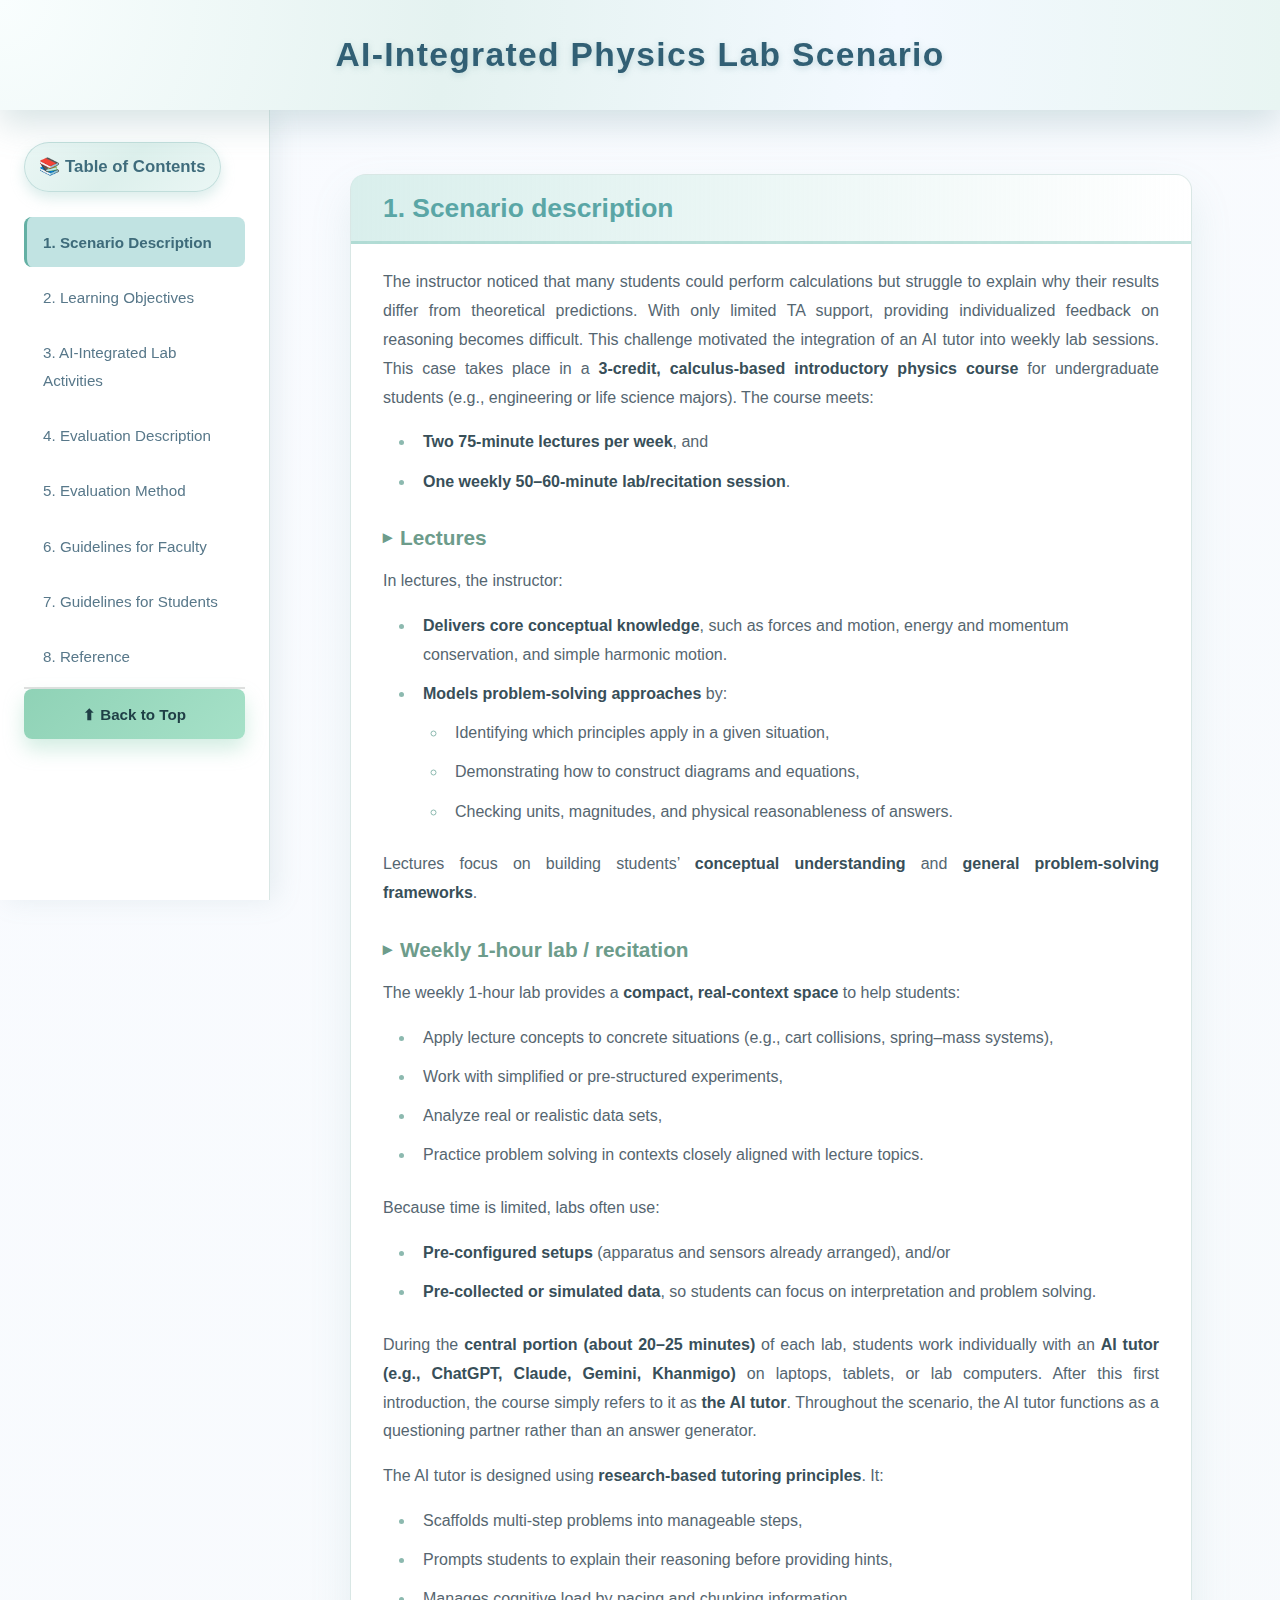
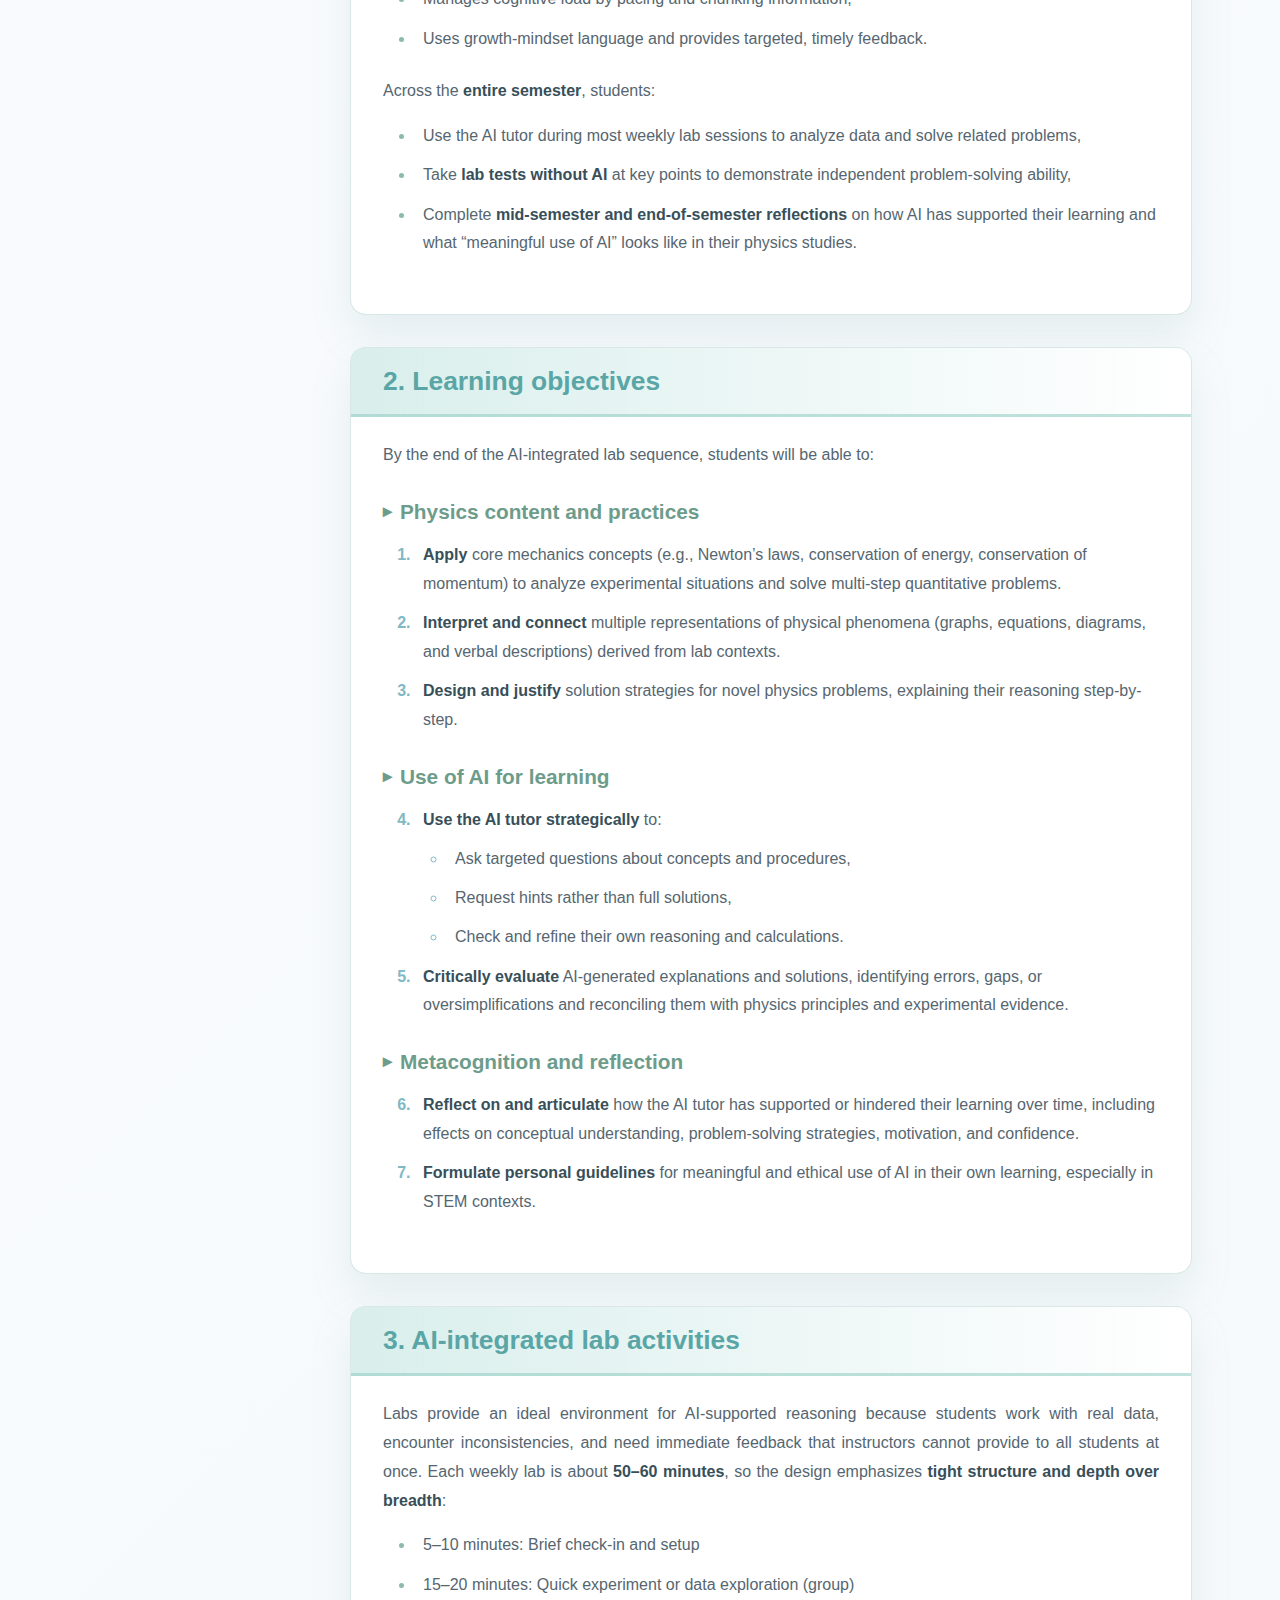
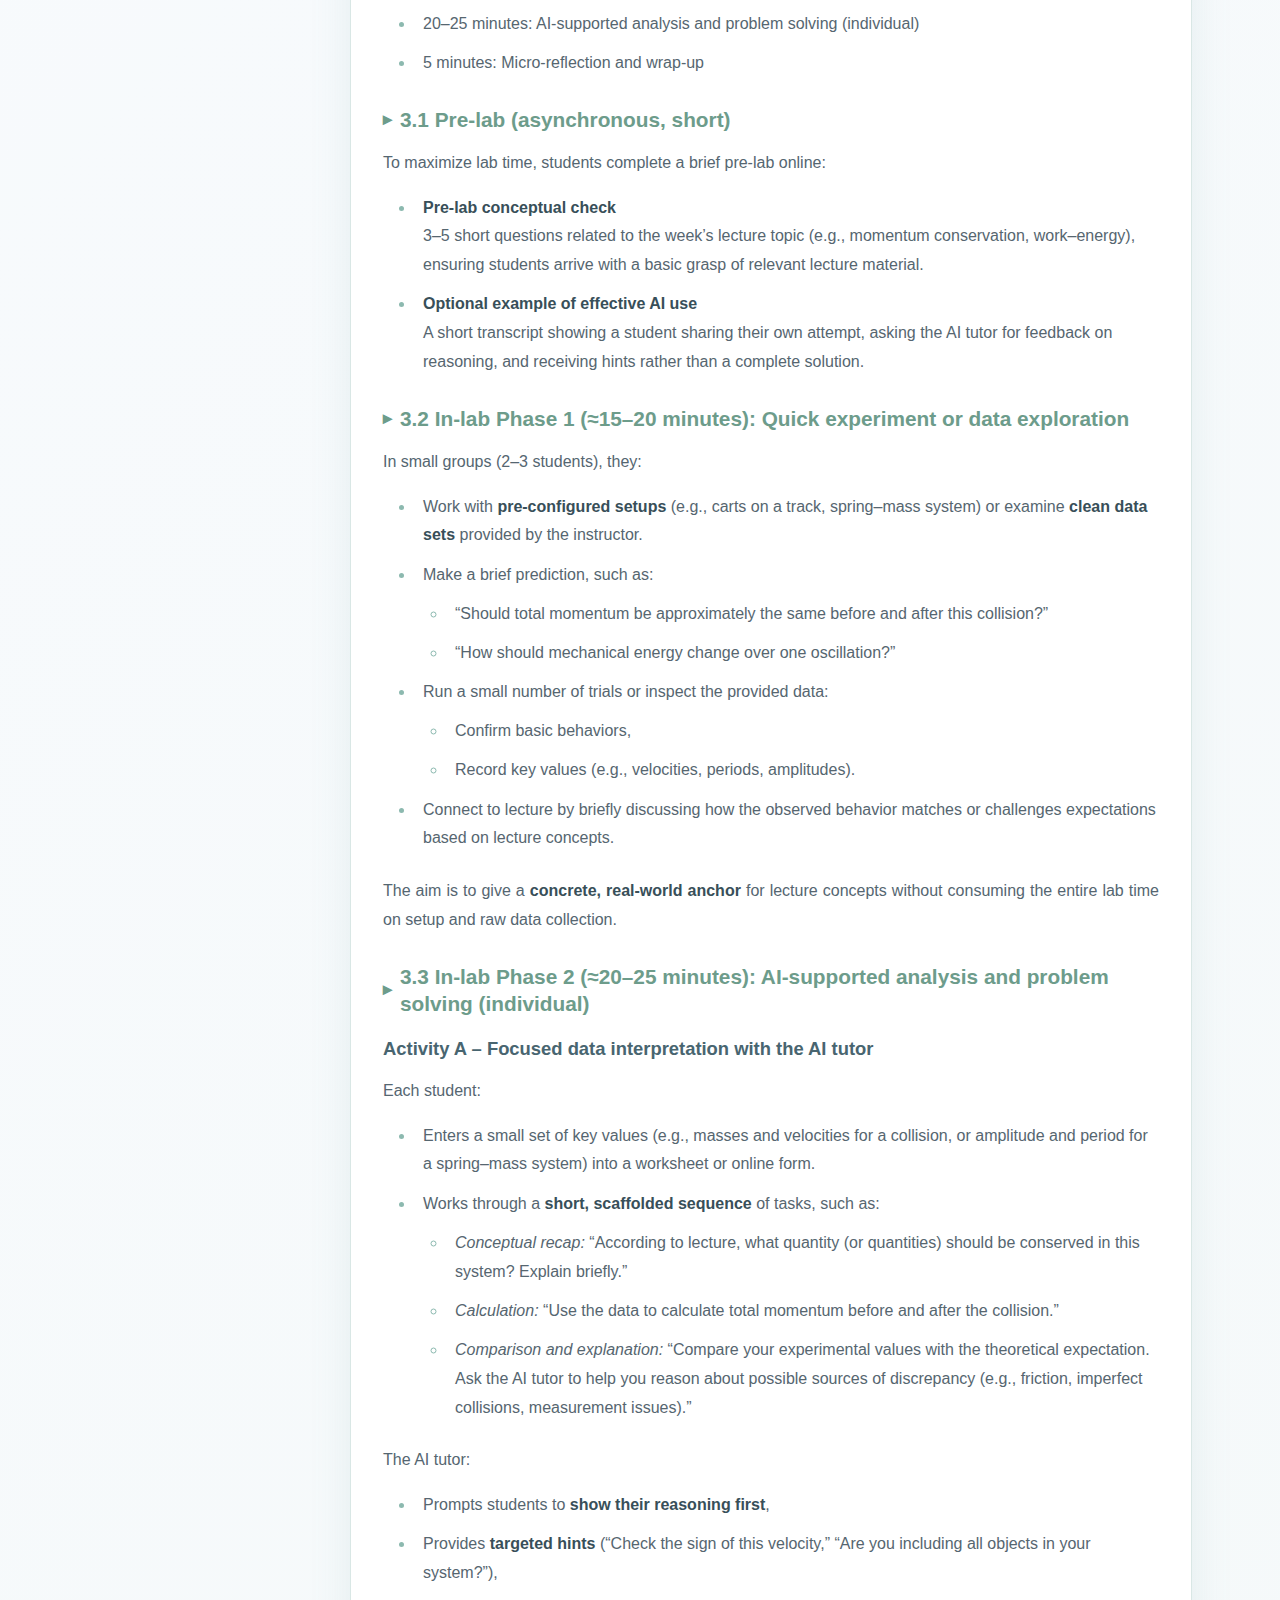
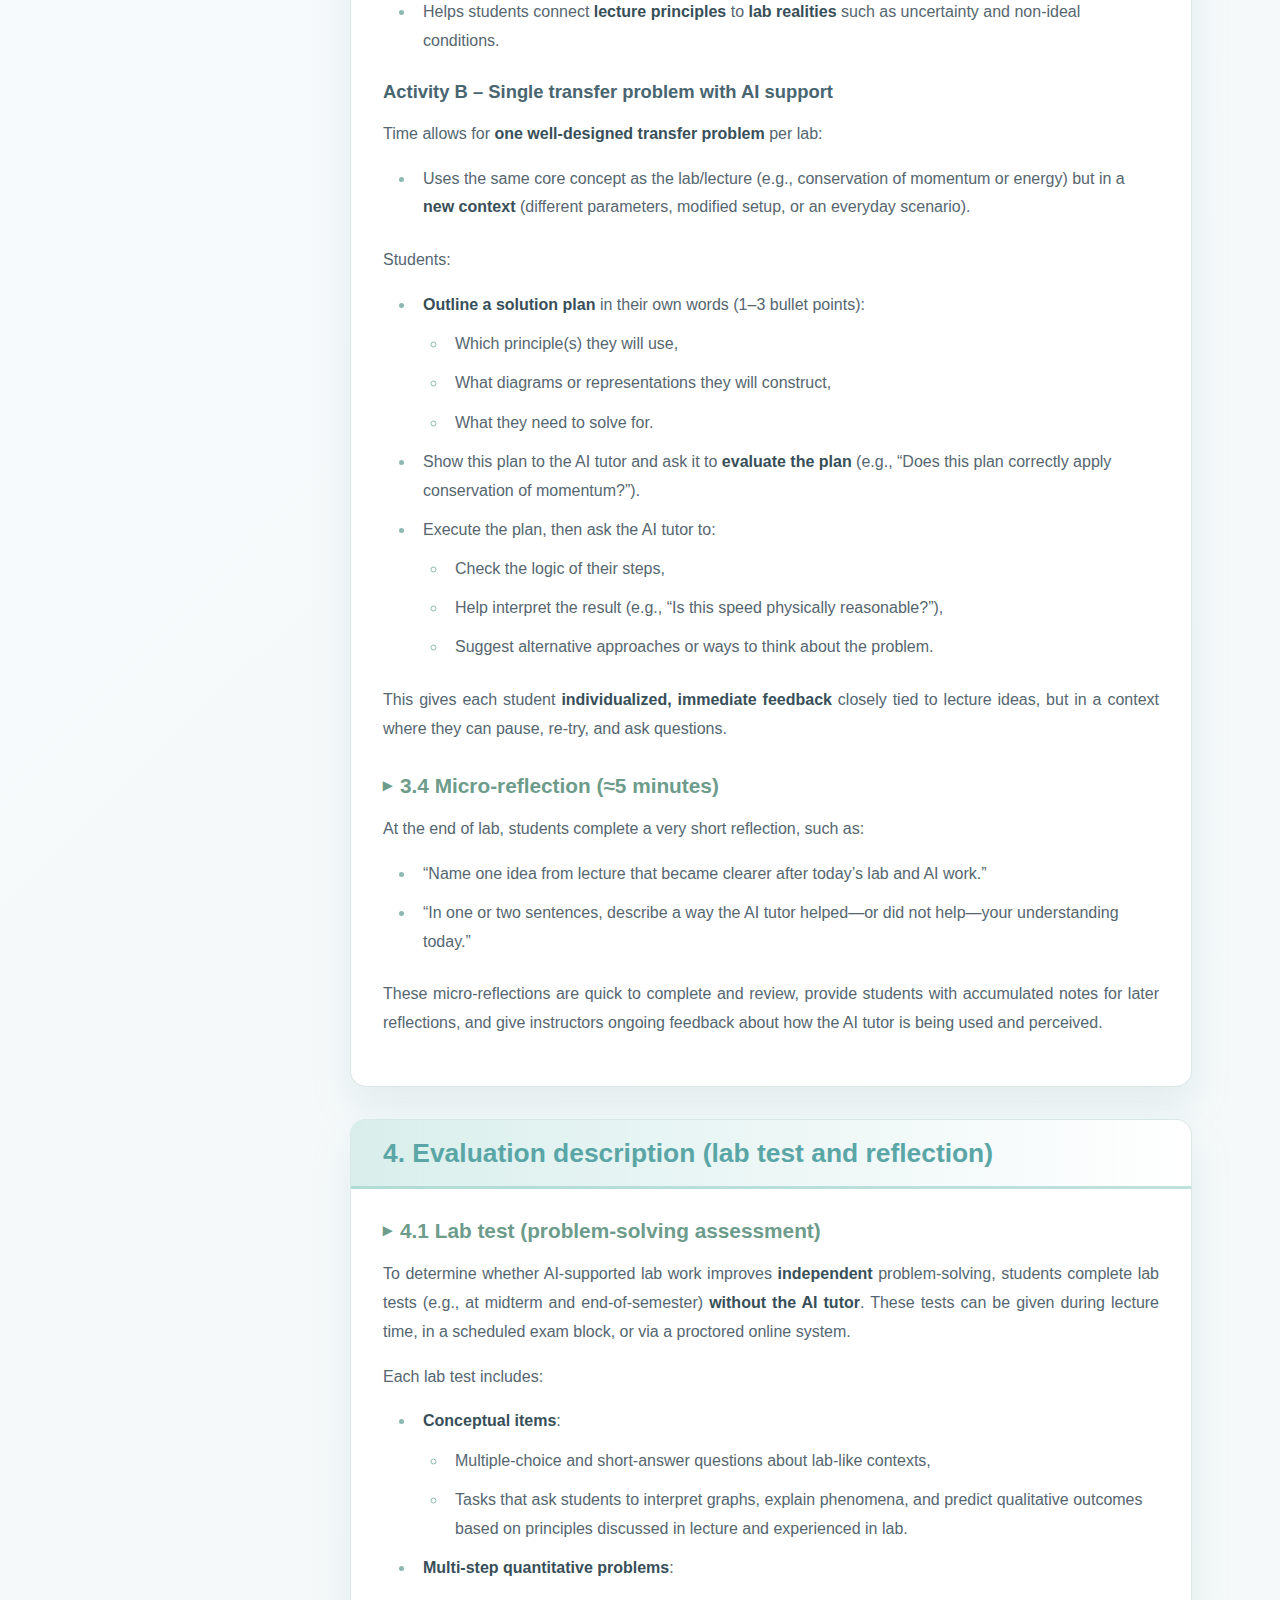
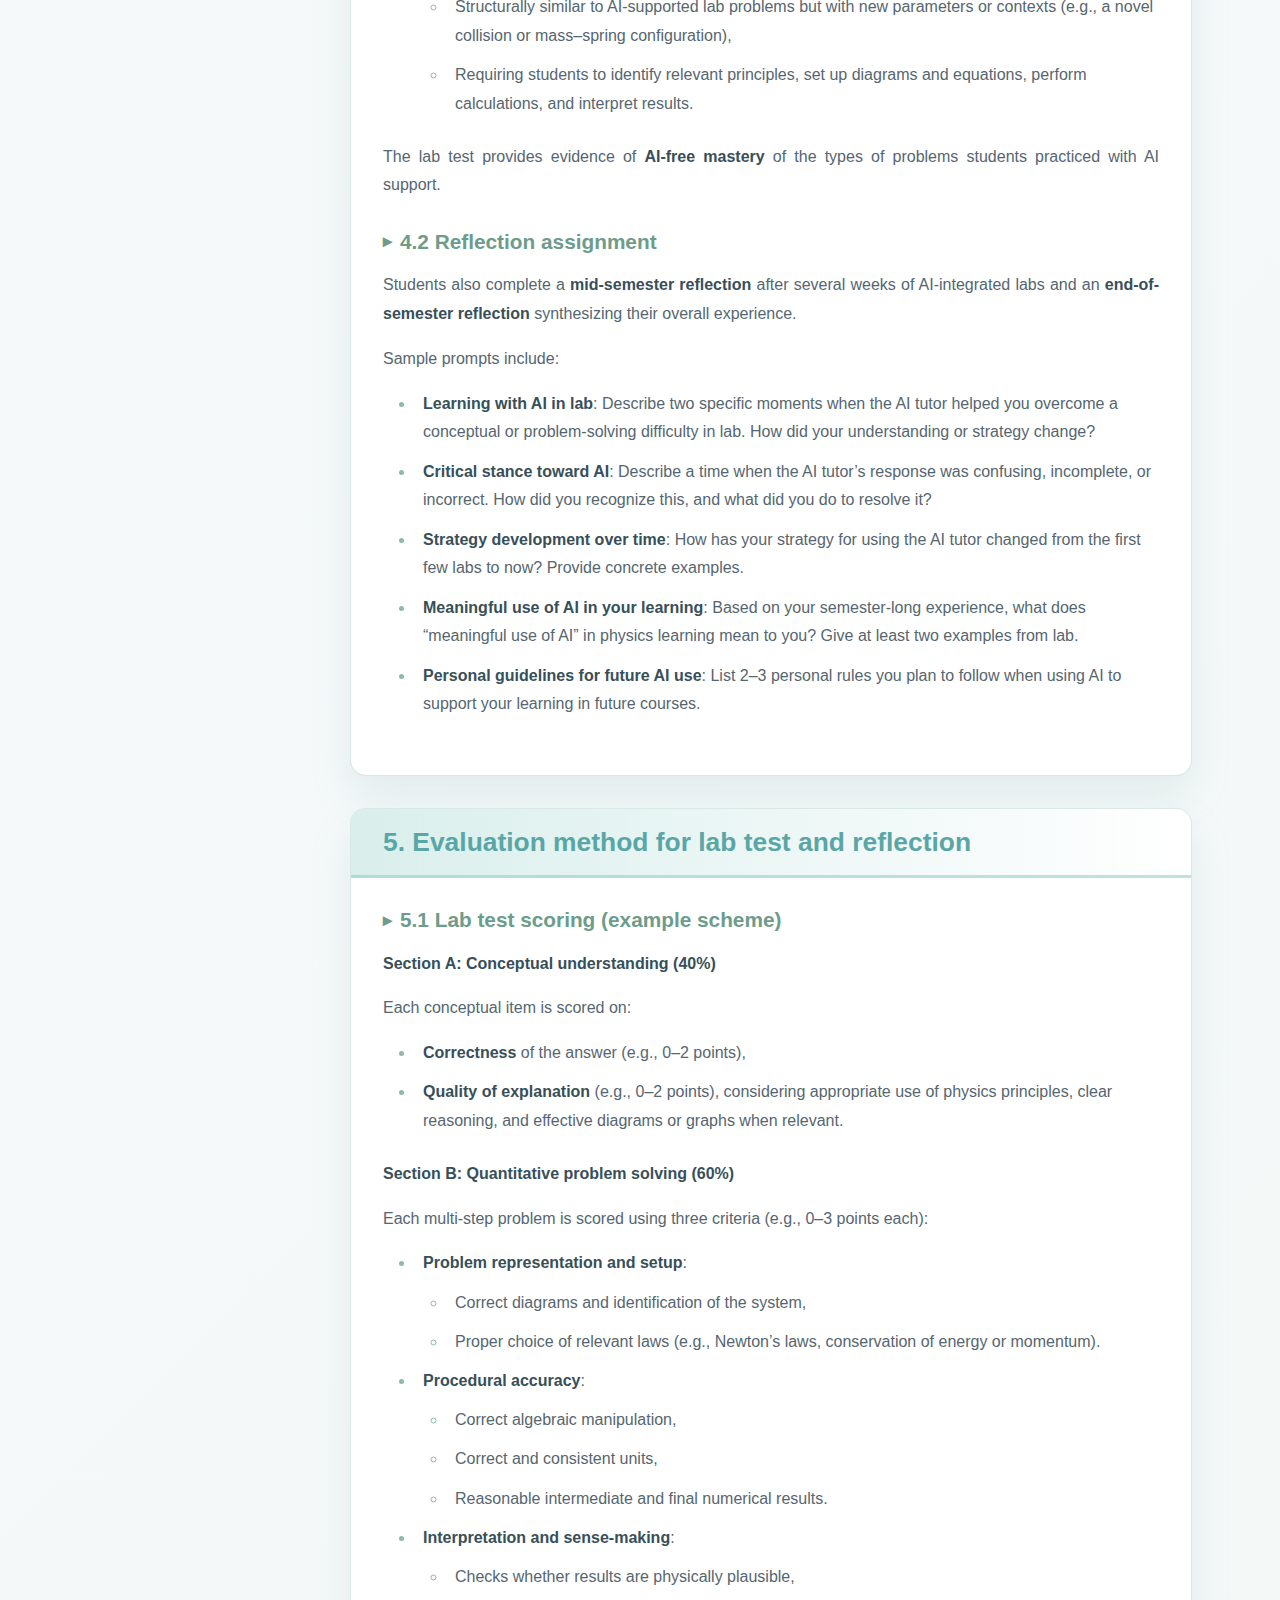
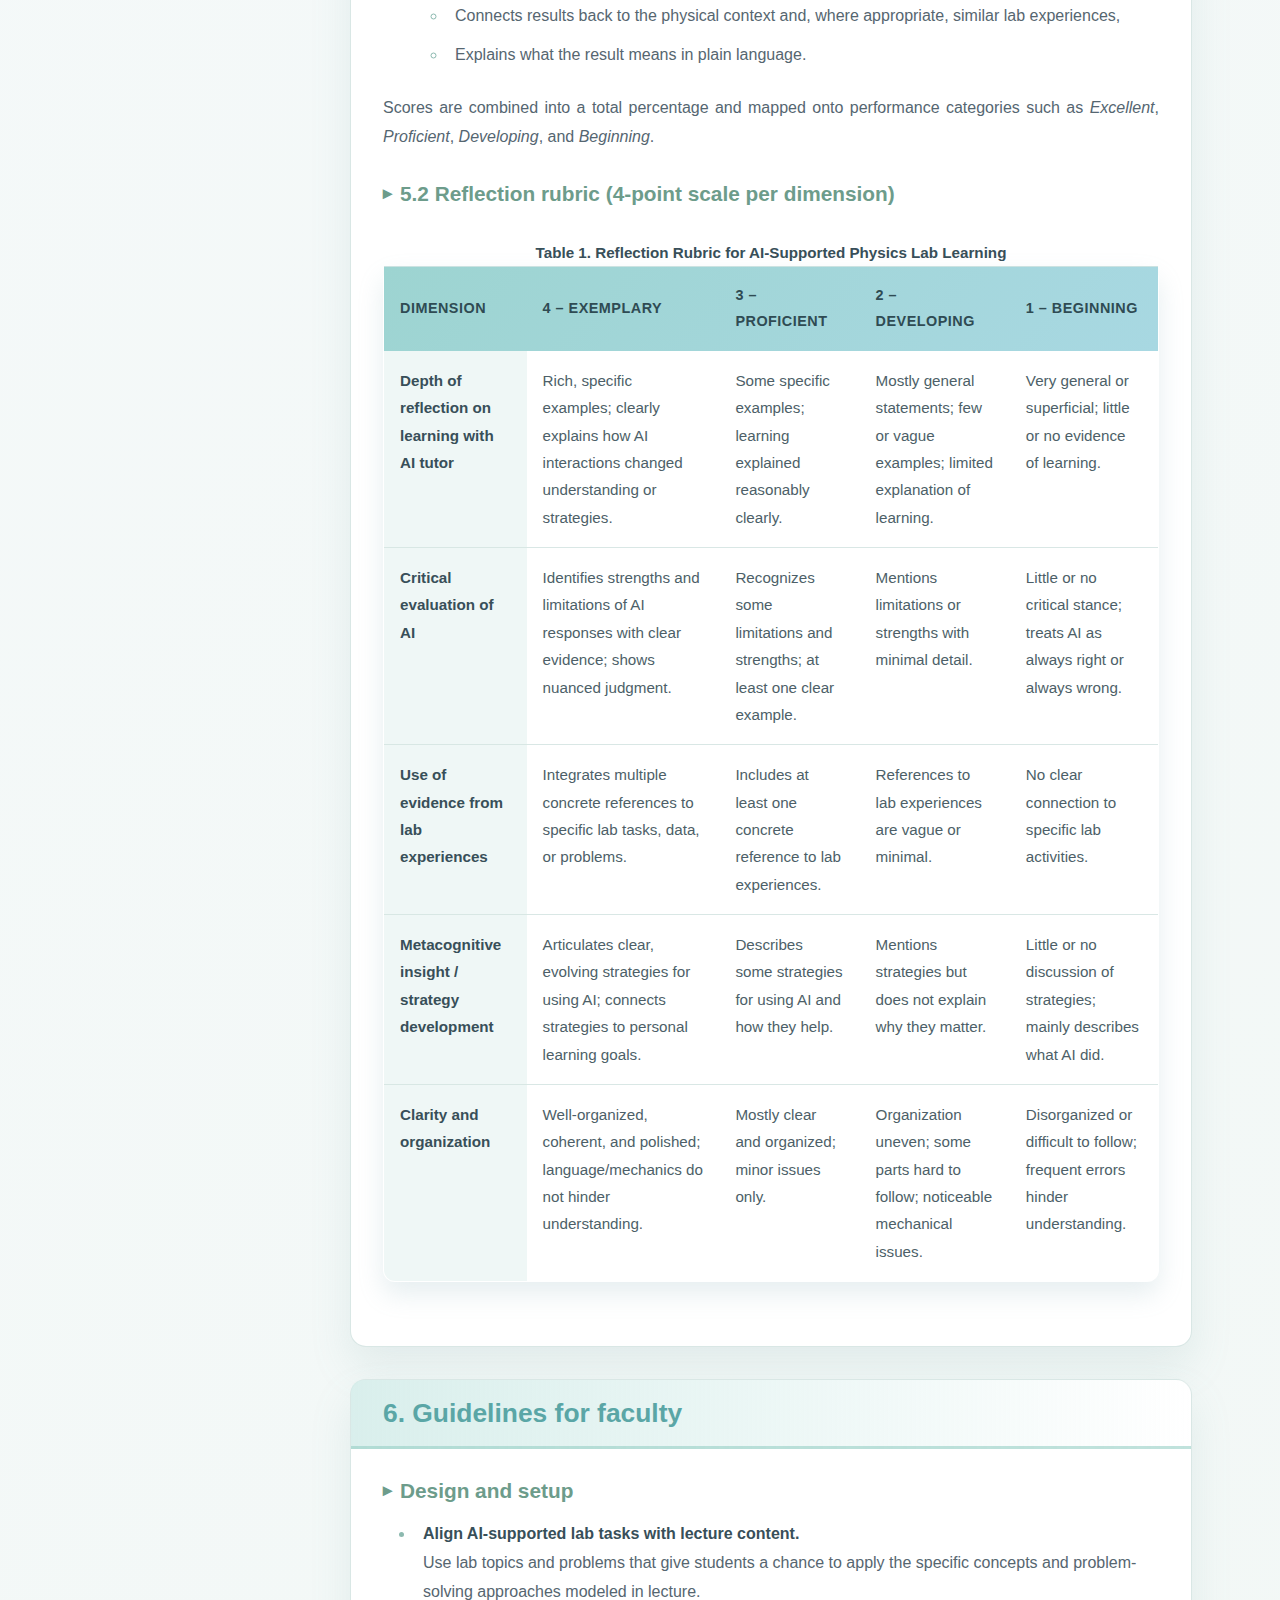
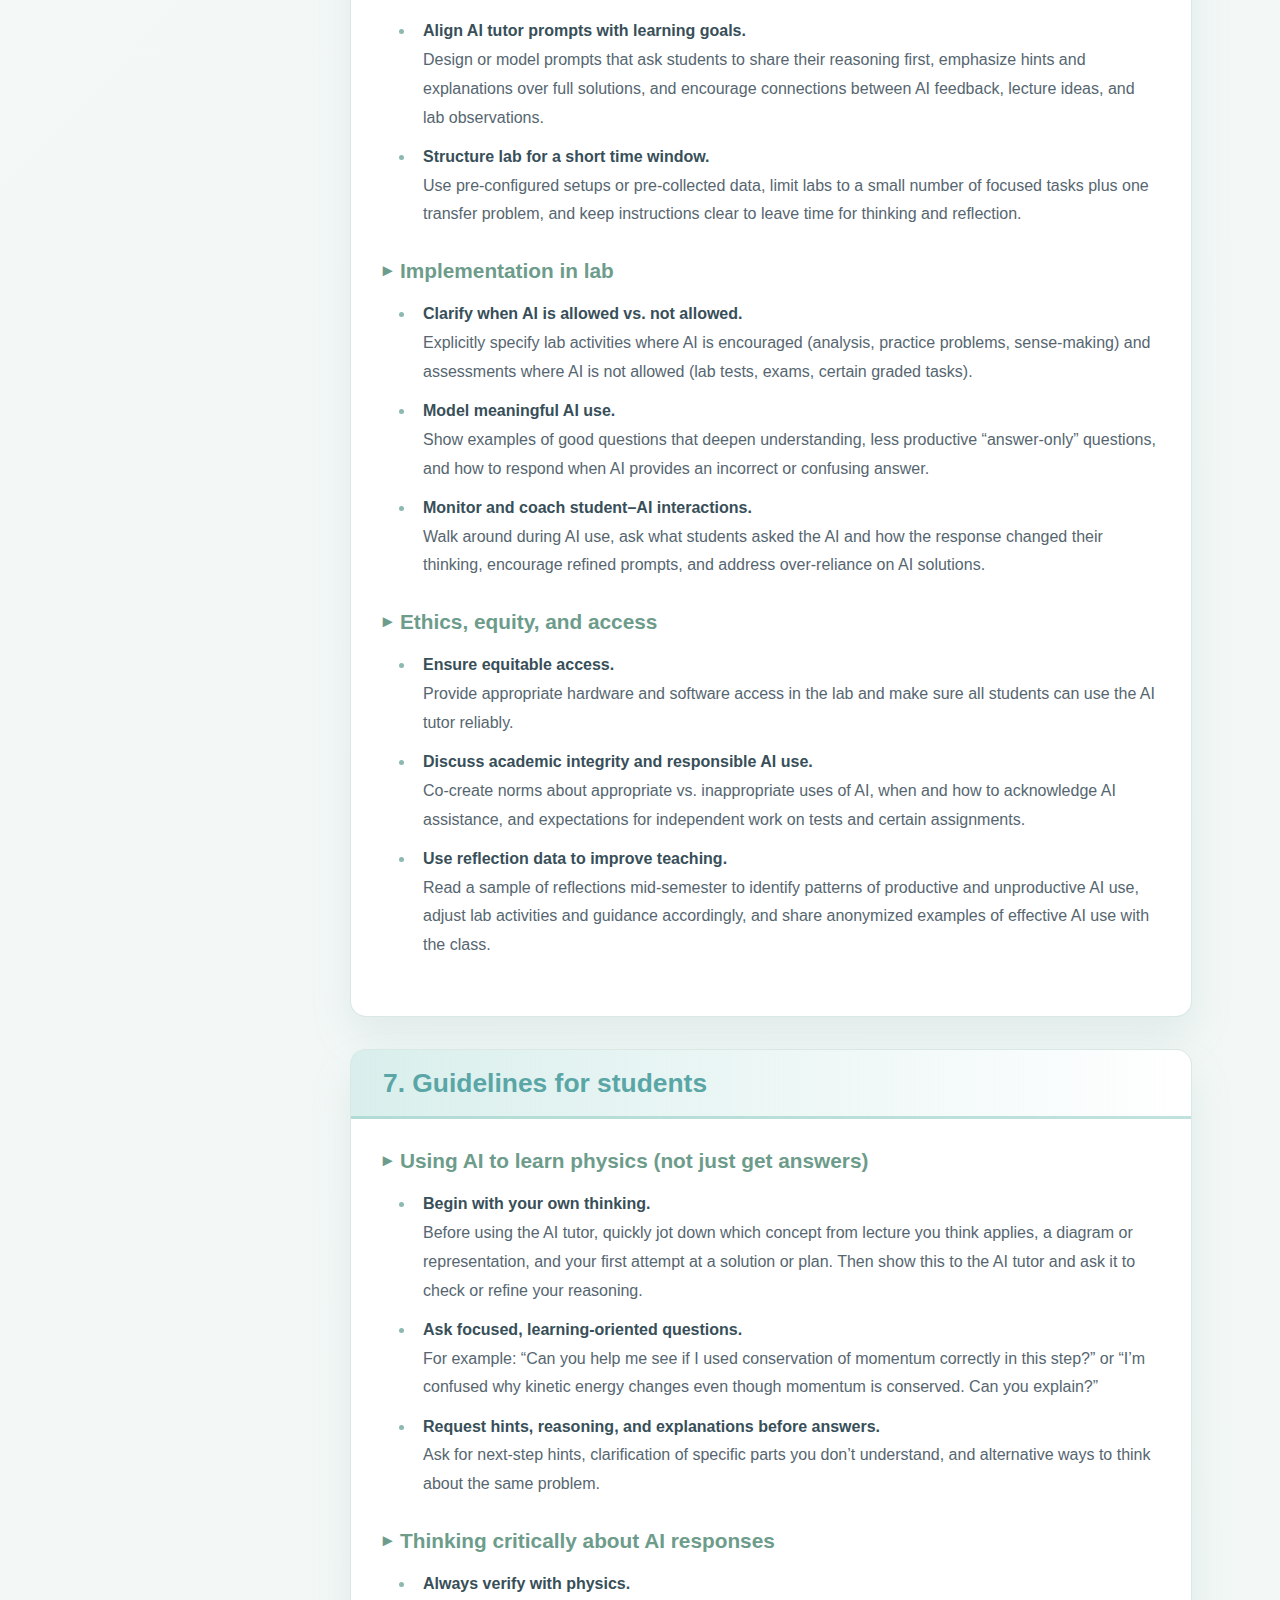
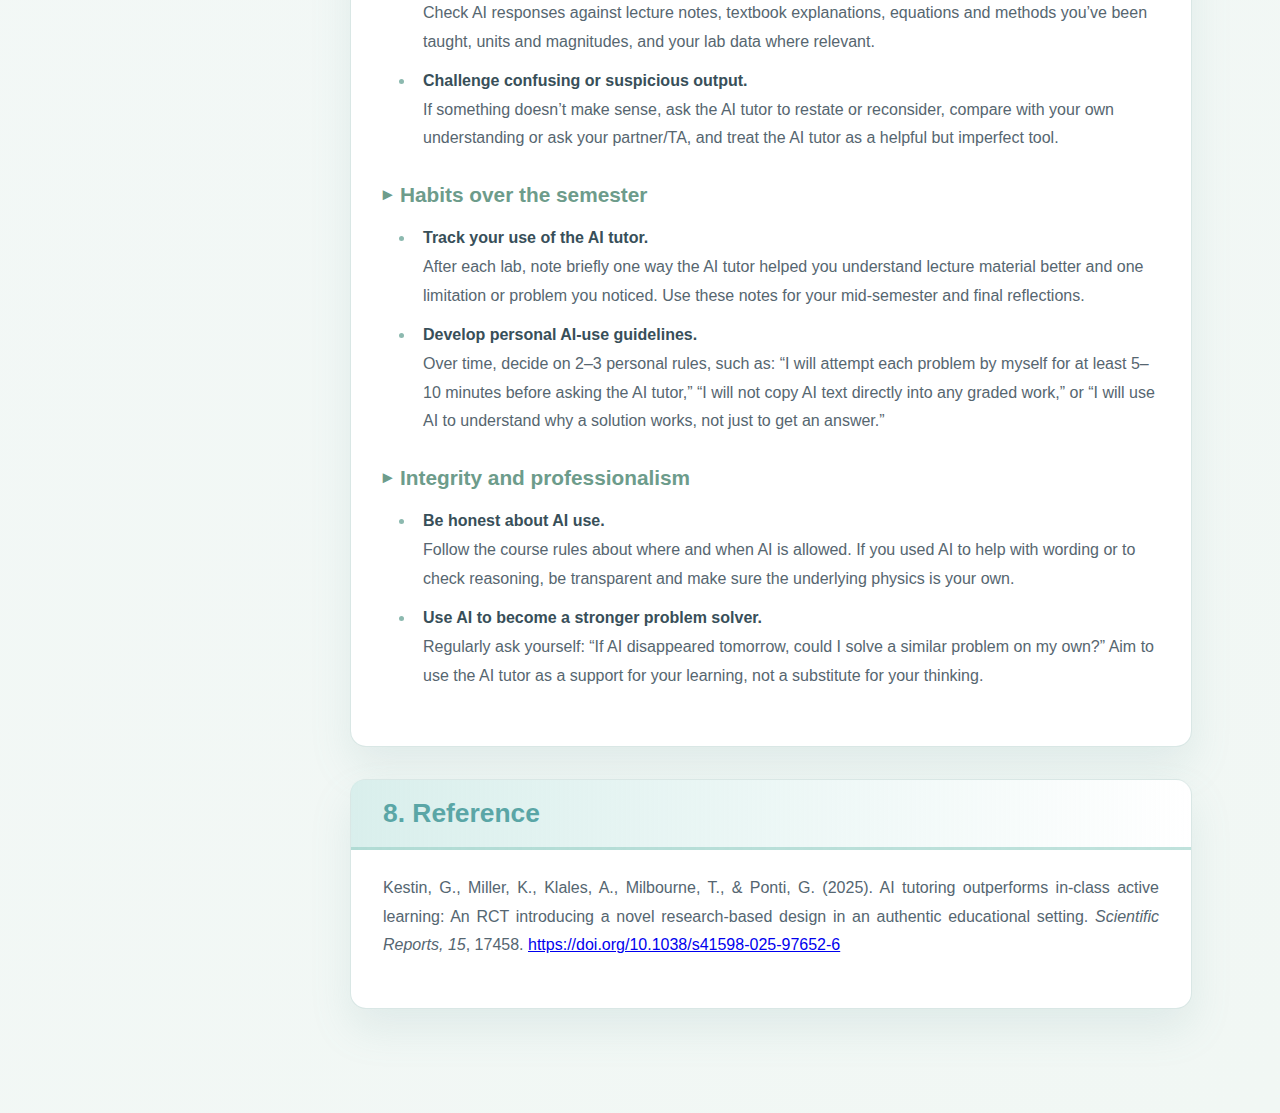
<file: case/index.html>
<!DOCTYPE html>
<html lang="en">

<head>
    <meta charset="UTF-8" />
    <title>AI-Integrated Physics Lab Scenario</title>
    <meta name="viewport" content="width=device-width, initial-scale=1.0" />
    <style>
        * {
            margin: 0;
            padding: 0;
            box-sizing: border-box;
        }

        html {
            scroll-behavior: smooth;
        }

        body {
            font-family: -apple-system, BlinkMacSystemFont, "Segoe UI", "Roboto", "Helvetica Neue", Arial, sans-serif;
            line-height: 1.8;
            color: #43545d;
            background: linear-gradient(135deg, #f9fbff 0%, #f1f7f4 100%);
            min-height: 100vh;
            padding: 0;
            display: flex;
            gap: 0;
        }

        h1,
        h2,
        h3,
        h4 {
            font-weight: 700;
            line-height: 1.3;
        }

        /* H1 - 主标题 */
        h1 {
            font-size: 2.4rem;
            margin-bottom: 0;
            color: #3a6a84;
            text-align: center;
        }

        h1::after {
            display: none;
        }

        /* H2 - 一级章节 */
        h2 {
            margin: -2rem -2rem 1.5rem -2rem;
            font-size: 1.65rem;
            color: #5aa6a6;
            padding: 1rem 2rem;
            border-left: none;
            background: linear-gradient(90deg, rgba(213, 237, 234, 0.9) 0%, rgba(255, 255, 255, 0.2) 100%);
            border-radius: 12px 12px 0 0;
            border-bottom: 3px solid rgba(150, 206, 197, 0.6);
        }

        /* Section Card */
        .section-card {
            background: #ffffff;
            border-radius: 16px;
            padding: 2rem;
            margin-bottom: 2rem;
            box-shadow: 0 20px 40px rgba(120, 165, 169, 0.15);
            border: 1px solid rgba(213, 228, 226, 0.9);
            transition: transform 0.3s ease, box-shadow 0.3s ease;
        }

        .section-card:hover {
            transform: translateY(-5px);
            box-shadow: 0 25px 45px rgba(122, 181, 183, 0.25);
        }

        /* H3 - 二级章节 */
        h3 {
            margin-top: 1.75rem;
            margin-bottom: 1rem;
            font-size: 1.3rem;
            color: #6d9c8b;
            display: flex;
            align-items: center;
            font-weight: 600;
        }

        h3::before {
            content: '▸';
            color: #6d9c8b;
            margin-right: 0.5rem;
            font-size: 1.1rem;
        }

        /* H4 - 三级章节 */
        h4 {
            margin-top: 1.25rem;
            margin-bottom: 0.75rem;
            font-size: 1.15rem;
            color: #486570;
            font-style: normal;
            font-weight: 600;
        }

        p {
            margin: 1rem 0;
            color: #556671;
            text-align: justify;
        }

        ul,
        ol {
            margin: 1rem 0 1.5rem 2rem;
        }

        li {
            margin: 0.65rem 0;
            padding-left: 0.5rem;
            color: #566670;
        }

        ul li::marker {
            color: #8cb9af;
        }

        ol li::marker {
            color: #80b9c4;
            font-weight: 600;
        }

        strong {
            color: #384f59;
            font-weight: 600;
        }

        .subtle {
            color: #5e737f;
            font-size: 1.05rem;
            line-height: 1.75;
            text-align: center;
            font-style: italic;
            padding: 1rem 2rem;
            background: rgba(194, 225, 219, 0.4);
            border-radius: 12px;
            border: 1px solid rgba(181, 216, 208, 0.8);
            margin: 1.5rem 0;
        }

        .container {
            background: transparent;
            border-radius: 0;
            padding: 2rem 3rem;
            max-width: 1100px;
            margin: 0 auto;
            box-shadow: none;
            animation: fadeIn 0.6s ease-in-out;
        }

        .page-header {
            background: #ffffff;
            border-radius: 16px;
            padding: 2.5rem;
            margin-bottom: 2rem;
            box-shadow: 0 12px 30px rgba(142, 188, 190, 0.2);
            text-align: center;
            border: 1px solid rgba(186, 214, 210, 0.6);
        }

        /* 顶部固定标题栏 */
        .top-header {
            position: fixed;
            top: 0;
            left: 0;
            right: 0;
            height: 110px;
            background: radial-gradient(circle at top left, #f9fefe 0%, #e4f2f0 35%, #f3f9ff 70%, #e8f5f2 100%);
            box-shadow: 0 14px 32px rgba(116, 157, 163, 0.28);
            z-index: 1200;
            display: flex;
            align-items: center;
        }

        .top-header-inner {
            max-width: 1200px;
            margin: 0 auto;
            width: 100%;
            padding: 0 3rem;
            display: flex;
            align-items: center;
            justify-content: center;
        }

        .top-header h1 {
            font-size: 2.1rem;
            margin: 0;
            text-align: center;
            letter-spacing: 0.04em;
            color: #315f74;
            text-shadow: 0 2px 6px rgba(118, 162, 170, 0.35);
        }

        @keyframes fadeIn {
            from {
                opacity: 0;
                transform: translateY(20px);
            }
            to {
                opacity: 1;
                transform: translateY(0);
            }
        }

        table {
            border-collapse: collapse;
            width: 100%;
            margin: 2rem 0;
            font-size: 0.95rem;
            box-shadow: 0 12px 26px rgba(130, 171, 178, 0.2);
            border-radius: 12px;
            overflow: hidden;
            border: 1px solid rgba(190, 219, 217, 0.8);
        }

        thead {
            background: linear-gradient(135deg, #9dd4d1 0%, #a8d8e2 100%);
            color: #2f4b53;
        }

        thead th {
            padding: 1rem;
            font-weight: 600;
            text-align: left;
            font-size: 0.9rem;
            text-transform: uppercase;
            letter-spacing: 0.5px;
        }

        tbody tr {
            border-bottom: 1px solid rgba(213, 228, 226, 0.9);
            transition: background-color 0.3s ease;
        }

        tbody tr:hover {
            background-color: rgba(219, 239, 235, 0.6);
        }

        tbody tr:last-child {
            border-bottom: none;
        }

        tbody td {
            padding: 1rem;
            color: #4d5f68;
            vertical-align: top;
        }

        tbody td:first-child {
            font-weight: 600;
            color: #384f59;
            background-color: rgba(232, 244, 242, 0.7);
        }

        /* Scrollbar Styling */
        ::-webkit-scrollbar {
            width: 11px;
        }

        ::-webkit-scrollbar-track {
            background: #edf4f2;
        }

        ::-webkit-scrollbar-thumb {
            background: linear-gradient(135deg, #9fd8cf 0%, #7fc3b6 100%);
            border-radius: 6px;
        }

        ::-webkit-scrollbar-thumb:hover {
            background: linear-gradient(135deg, #7fc3b6 0%, #6ab0a5 100%);
        }

        /* Improved nested lists */
        ul ul,
        ol ul {
            margin: 0.5rem 0 0.5rem 1.5rem;
        }


        /* Navigation Sidebar */
        .sidebar {
            position: fixed;
            left: 0;
            top: 110px;
            width: 270px;
            height: calc(100vh - 110px);
            background: rgba(255, 255, 255, 0.98);
            backdrop-filter: blur(12px);
            box-shadow: 6px 0 25px rgba(125, 163, 169, 0.15);
            padding: 2rem 1.5rem;
            overflow-y: auto;
            z-index: 1000;
            border-right: 1px solid rgba(209, 225, 223, 0.8);
        }

        .sidebar-title {
            font-size: 1.05rem;
            font-weight: 700;
            color: #3f6c7c;
            margin-bottom: 1.6rem;
            padding: 0.55rem 0.9rem;
            border-radius: 999px;
            border: 1px solid rgba(190, 219, 217, 0.9);
            background: linear-gradient(135deg, rgba(233, 246, 244, 0.95) 0%, rgba(219, 239, 235, 0.95) 50%, rgba(233, 246, 244, 0.95) 100%);
            display: inline-flex;
            align-items: center;
            gap: 0.5rem;
            box-shadow: 0 6px 14px rgba(150, 200, 196, 0.35);
        }

        .nav-menu {
            list-style: none;
            margin: 0;
            padding: 0;
        }

        .nav-menu li {
            margin: 0;
            padding: 0;
        }

        .nav-menu a {
            display: block;
            padding: 0.7rem 1rem;
            color: #58788a;
            text-decoration: none;
            border-radius: 8px;
            transition: all 0.3s ease;
            font-size: 0.95rem;
            border-left: 3px solid transparent;
            margin-bottom: 0.35rem;
        }

        .nav-menu a:hover {
            background: rgba(198, 232, 226, 0.6);
            color: #3e6b7a;
            border-left-color: #7ec5b3;
            transform: translateX(4px);
        }

        .nav-menu a.active {
            background: rgba(186, 224, 223, 0.9);
            color: #3e6b7a;
            font-weight: 600;
            border-left-color: #64b0a4;
        }

        /* Back to Top Button */
        .back-to-top-item {
            margin-top: 2rem;
            padding-top: 1rem;
            border-top: 2px solid #e0e0e0;
        }

        .back-to-top-link {
            background: linear-gradient(135deg, #8fd2b6 0%, #a6e1c8 100%);
            color: #1f3f46 !important;
            text-align: center;
            font-weight: 600;
            border-radius: 10px;
            border-left: none !important;
            box-shadow: 0 10px 20px rgba(143, 210, 182, 0.4);
        }

        .back-to-top-link:hover {
            background: linear-gradient(135deg, #7ec5a8 0%, #9fdac4 100%);
            color: #163437 !important;
            transform: translateY(-3px);
            box-shadow: 0 14px 24px rgba(122, 199, 171, 0.5);
        }

        /* Main content wrapper */
        .main-wrapper {
            flex: 1;
            margin-left: 270px;
            padding: 2rem 2.5rem 2.5rem 2rem;
            max-width: calc(100% - 270px);
            background: transparent;
            min-height: 100vh;
            margin-top: 110px;
        }

        .container {
            max-width: 1100px;
            margin: 0 auto;
        }

        /* Mobile menu toggle */
        .mobile-menu-toggle {
            display: none;
            position: fixed;
            top: 0.9rem;
            left: 0.9rem;
            z-index: 1001;
            background: #5aa6a6;
            border: none;
            border-radius: 10px;
            padding: 0.6rem;
            box-shadow: 0 8px 18px rgba(90, 166, 166, 0.35);
            cursor: pointer;
            width: 44px;
            height: 44px;
            align-items: center;
            justify-content: center;
        }

        .mobile-menu-toggle span {
            display: block;
            width: 24px;
            height: 3px;
            background: #ffffff;
            margin: 4px 0;
            border-radius: 2px;
            transition: 0.3s;
        }

        /* Responsive Design Updates */
        @media (max-width: 1024px) {
            .sidebar {
                width: 240px;
            }

            .main-wrapper {
                margin-left: 240px;
                max-width: calc(100% - 240px);
            }
        }

        @media (max-width: 768px) {
            .mobile-menu-toggle {
                display: flex;
            }

            .sidebar {
                top: 110px;
                height: calc(100vh - 110px);
                transform: translateX(-100%);
                transition: transform 0.3s ease;
            }

            .sidebar.active {
                transform: translateX(0);
            }

            .main-wrapper {
                margin-left: 0;
                max-width: 100%;
                padding: 1rem 0.75rem 1.5rem;
                margin-top: 110px;
            }

            body {
                padding: 0;
            }

            .container {
                padding: 1.5rem 1rem;
            }

            h1 {
                font-size: 2rem;
            }

            h2 {
                font-size: 1.4rem;
            }

            h3 {
                font-size: 1.15rem;
            }

            table {
                font-size: 0.85rem;
            }

            thead th,
            tbody td {
                padding: 0.6rem;
            }
        }
    </style>
</head>

<body>

    <!-- Top Fixed Header -->
    <header class="top-header">
        <div class="top-header-inner">
            <h1>AI-Integrated Physics Lab Scenario</h1>
        </div>
    </header>

    <!-- Mobile Menu Toggle -->
    <button class="mobile-menu-toggle" onclick="toggleMenu()" aria-label="Toggle menu">
        <span></span>
        <span></span>
        <span></span>
    </button>

    <!-- Sidebar Navigation -->
    <nav class="sidebar" id="sidebar">
        <div class="sidebar-title">📚 Table of Contents</div>
        <ul class="nav-menu">
            <li><a href="#section-1" onclick="closeMobileMenu()">1. Scenario Description</a></li>
            <li><a href="#section-2" onclick="closeMobileMenu()">2. Learning Objectives</a></li>
            <li><a href="#section-3" onclick="closeMobileMenu()">3. AI-Integrated Lab Activities</a></li>
            <li><a href="#section-4" onclick="closeMobileMenu()">4. Evaluation Description</a></li>
            <li><a href="#section-5" onclick="closeMobileMenu()">5. Evaluation Method</a></li>
            <li><a href="#section-6" onclick="closeMobileMenu()">6. Guidelines for Faculty</a></li>
            <li><a href="#section-7" onclick="closeMobileMenu()">7. Guidelines for Students</a></li>
            <li><a href="#section-8" onclick="closeMobileMenu()">8. Reference</a></li>
            <li class="back-to-top-item"><a href="#" onclick="scrollToTop(); closeMobileMenu(); return false;" class="back-to-top-link">⬆ Back to Top</a></li>
        </ul>
    </nav>

    <!-- Main Content -->
    <div class="main-wrapper">
        <div class="container">
        <div class="section-card">
        <h2 id="section-1">1. Scenario description</h2>

        <p>
            The instructor noticed that many students could perform calculations but struggle to explain why their results differ from theoretical predictions. With only limited TA support, providing individualized feedback on reasoning becomes difficult. This challenge motivated the integration of an AI tutor into weekly lab sessions. This case takes place in a <strong>3-credit, calculus-based introductory physics course</strong> for undergraduate students (e.g., engineering or life science majors). The course meets:
        </p>
        <ul>
            <li><strong>Two 75-minute lectures per week</strong>, and</li>
            <li><strong>One weekly 50–60-minute lab/recitation session</strong>.</li>
        </ul>

        <h3>Lectures</h3>
        <p>In lectures, the instructor:</p>
        <ul>
            <li>
                <strong>Delivers core conceptual knowledge</strong>, such as forces and motion,
                energy and momentum conservation, and simple harmonic motion.
            </li>
            <li>
                <strong>Models problem-solving approaches</strong> by:
                <ul>
                    <li>Identifying which principles apply in a given situation,</li>
                    <li>Demonstrating how to construct diagrams and equations,</li>
                    <li>Checking units, magnitudes, and physical reasonableness of answers.</li>
                </ul>
            </li>
        </ul>
        <p>
            Lectures focus on building students&rsquo; <strong>conceptual understanding</strong> and
            <strong>general problem-solving frameworks</strong>.
        </p>

        <h3>Weekly 1-hour lab / recitation</h3>
        <p>
            The weekly 1-hour lab provides a <strong>compact, real-context space</strong> to help students:
        </p>
        <ul>
            <li>Apply lecture concepts to concrete situations (e.g., cart collisions, spring–mass systems),</li>
            <li>Work with simplified or pre-structured experiments,</li>
            <li>Analyze real or realistic data sets,</li>
            <li>Practice problem solving in contexts closely aligned with lecture topics.</li>
        </ul>
        <p>Because time is limited, labs often use:</p>
        <ul>
            <li><strong>Pre-configured setups</strong> (apparatus and sensors already arranged), and/or</li>
            <li><strong>Pre-collected or simulated data</strong>, so students can focus on interpretation and problem
                solving.</li>
        </ul>

        <p>
            During the <strong>central portion (about 20–25 minutes)</strong> of each lab, students work individually
            with an <strong>AI tutor (e.g., ChatGPT, Claude, Gemini, Khanmigo)</strong> on laptops, tablets, or lab
            computers. After this first introduction, the course simply refers to it as <strong>the AI tutor</strong>. Throughout the scenario, the AI tutor functions as a questioning partner rather than an answer generator.
        </p>

        <p>The AI tutor is designed using <strong>research-based tutoring principles</strong>. It:</p>
        <ul>
            <li>Scaffolds multi-step problems into manageable steps,</li>
            <li>Prompts students to explain their reasoning before providing hints,</li>
            <li>Manages cognitive load by pacing and chunking information,</li>
            <li>Uses growth-mindset language and provides targeted, timely feedback.</li>
        </ul>

        <p>Across the <strong>entire semester</strong>, students:</p>
        <ul>
            <li>Use the AI tutor during most weekly lab sessions to analyze data and solve related problems,</li>
            <li>Take <strong>lab tests without AI</strong> at key points to demonstrate independent problem-solving
                ability,</li>
            <li>
                Complete <strong>mid-semester and end-of-semester reflections</strong> on how AI has supported their
                learning and
                what &ldquo;meaningful use of AI&rdquo; looks like in their physics studies.
            </li>
        </ul>
        </div>

        <div class="section-card">
        <h2 id="section-2">2. Learning objectives</h2>

        <p>
            By the end of the AI-integrated lab sequence, students will be able to:
        </p>

        <h3>Physics content and practices</h3>
        <ol>
            <li>
                <strong>Apply</strong> core mechanics concepts (e.g., Newton&rsquo;s laws, conservation of energy,
                conservation of momentum) to analyze experimental situations and solve multi-step quantitative problems.
            </li>
            <li>
                <strong>Interpret and connect</strong> multiple representations of physical phenomena
                (graphs, equations, diagrams, and verbal descriptions) derived from lab contexts.
            </li>
            <li>
                <strong>Design and justify</strong> solution strategies for novel physics problems,
                explaining their reasoning step-by-step.
            </li>
        </ol>

        <h3>Use of AI for learning</h3>
        <ol start="4">
            <li>
                <strong>Use the AI tutor strategically</strong> to:
                <ul>
                    <li>Ask targeted questions about concepts and procedures,</li>
                    <li>Request hints rather than full solutions,</li>
                    <li>Check and refine their own reasoning and calculations.</li>
                </ul>
            </li>
            <li>
                <strong>Critically evaluate</strong> AI-generated explanations and solutions, identifying errors, gaps,
                or oversimplifications and reconciling them with physics principles and experimental evidence.
            </li>
        </ol>

        <h3>Metacognition and reflection</h3>
        <ol start="6">
            <li>
                <strong>Reflect on and articulate</strong> how the AI tutor has supported or hindered their learning
                over time,
                including effects on conceptual understanding, problem-solving strategies, motivation, and confidence.
            </li>
            <li>
                <strong>Formulate personal guidelines</strong> for meaningful and ethical use of AI in their own
                learning,
                especially in STEM contexts.
            </li>
        </ol>
        </div>

        <div class="section-card">
        <h2 id="section-3">3. AI-integrated lab activities</h2>

        <p>
            Labs provide an ideal environment for AI-supported reasoning because students work with real data, encounter inconsistencies, and need immediate feedback that instructors cannot provide to all students at once. Each weekly lab is about <strong>50–60 minutes</strong>, so the design emphasizes <strong>tight structure and depth over breadth</strong>:
        </p>
        <ul>
            <li>5–10 minutes: Brief check-in and setup</li>
            <li>15–20 minutes: Quick experiment or data exploration (group)</li>
            <li>20–25 minutes: AI-supported analysis and problem solving (individual)</li>
            <li>5 minutes: Micro-reflection and wrap-up</li>
        </ul>

        <h3>3.1 Pre-lab (asynchronous, short)</h3>
        <p>To maximize lab time, students complete a brief pre-lab online:</p>
        <ul>
            <li>
                <strong>Pre-lab conceptual check</strong><br />
                3–5 short questions related to the week&rsquo;s lecture topic (e.g., momentum conservation,
                work–energy),
                ensuring students arrive with a basic grasp of relevant lecture material.
            </li>
            <li>
                <strong>Optional example of effective AI use</strong><br />
                A short transcript showing a student sharing their own attempt, asking the AI tutor for feedback on
                reasoning,
                and receiving hints rather than a complete solution.
            </li>
        </ul>

        <h3>3.2 In-lab Phase 1 (≈15–20 minutes): Quick experiment or data exploration</h3>
        <p>In small groups (2–3 students), they:</p>
        <ul>
            <li>
                Work with <strong>pre-configured setups</strong> (e.g., carts on a track, spring–mass system)
                or examine <strong>clean data sets</strong> provided by the instructor.
            </li>
            <li>
                Make a brief prediction, such as:
                <ul>
                    <li>&ldquo;Should total momentum be approximately the same before and after this collision?&rdquo;
                    </li>
                    <li>&ldquo;How should mechanical energy change over one oscillation?&rdquo;</li>
                </ul>
            </li>
            <li>
                Run a small number of trials or inspect the provided data:
                <ul>
                    <li>Confirm basic behaviors,</li>
                    <li>Record key values (e.g., velocities, periods, amplitudes).</li>
                </ul>
            </li>
            <li>
                Connect to lecture by briefly discussing how the observed behavior matches or challenges expectations
                based on lecture concepts.
            </li>
        </ul>
        <p>
            The aim is to give a <strong>concrete, real-world anchor</strong> for lecture concepts
            without consuming the entire lab time on setup and raw data collection.
        </p>

        <h3>3.3 In-lab Phase 2 (≈20–25 minutes): AI-supported analysis and problem solving (individual)</h3>

        <h4>Activity A – Focused data interpretation with the AI tutor</h4>
        <p>Each student:</p>
        <ul>
            <li>
                Enters a small set of key values (e.g., masses and velocities for a collision, or amplitude and period
                for a spring–mass system) into a worksheet or online form.
            </li>
            <li>
                Works through a <strong>short, scaffolded sequence</strong> of tasks, such as:
                <ul>
                    <li>
                        <em>Conceptual recap:</em> &ldquo;According to lecture, what quantity (or quantities)
                        should be conserved in this system? Explain briefly.&rdquo;
                    </li>
                    <li>
                        <em>Calculation:</em> &ldquo;Use the data to calculate total momentum before and after the
                        collision.&rdquo;
                    </li>
                    <li>
                        <em>Comparison and explanation:</em> &ldquo;Compare your experimental values with the
                        theoretical expectation.
                        Ask the AI tutor to help you reason about possible sources of discrepancy (e.g., friction,
                        imperfect collisions,
                        measurement issues).&rdquo;
                    </li>
                </ul>
            </li>
        </ul>
        <p>The AI tutor:</p>
        <ul>
            <li>Prompts students to <strong>show their reasoning first</strong>,</li>
            <li>Provides <strong>targeted hints</strong> (&ldquo;Check the sign of this velocity,&rdquo; &ldquo;Are you
                including all objects in your system?&rdquo;),</li>
            <li>Helps students connect <strong>lecture principles</strong> to <strong>lab realities</strong> such as
                uncertainty and non-ideal conditions.</li>
        </ul>

        <h4>Activity B – Single transfer problem with AI support</h4>
        <p>Time allows for <strong>one well-designed transfer problem</strong> per lab:</p>
        <ul>
            <li>
                Uses the same core concept as the lab/lecture (e.g., conservation of momentum or energy) but in a
                <strong>new context</strong> (different parameters, modified setup, or an everyday scenario).
            </li>
        </ul>
        <p>Students:</p>
        <ul>
            <li>
                <strong>Outline a solution plan</strong> in their own words (1–3 bullet points):
                <ul>
                    <li>Which principle(s) they will use,</li>
                    <li>What diagrams or representations they will construct,</li>
                    <li>What they need to solve for.</li>
                </ul>
            </li>
            <li>
                Show this plan to the AI tutor and ask it to <strong>evaluate the plan</strong> (e.g., &ldquo;Does this
                plan correctly apply conservation of momentum?&rdquo;).
            </li>
            <li>
                Execute the plan, then ask the AI tutor to:
                <ul>
                    <li>Check the logic of their steps,</li>
                    <li>Help interpret the result (e.g., &ldquo;Is this speed physically reasonable?&rdquo;),</li>
                    <li>Suggest alternative approaches or ways to think about the problem.</li>
                </ul>
            </li>
        </ul>
        <p>
            This gives each student <strong>individualized, immediate feedback</strong> closely tied to lecture ideas,
            but in a context where they can pause, re-try, and ask questions.
        </p>

        <h3>3.4 Micro-reflection (≈5 minutes)</h3>
        <p>At the end of lab, students complete a very short reflection, such as:</p>
        <ul>
            <li>&ldquo;Name one idea from lecture that became clearer after today&rsquo;s lab and AI work.&rdquo;</li>
            <li>&ldquo;In one or two sentences, describe a way the AI tutor helped—or did not help—your understanding
                today.&rdquo;</li>
        </ul>
        <p>
            These micro-reflections are quick to complete and review, provide students with accumulated notes
            for later reflections, and give instructors ongoing feedback about how the AI tutor is being used and
            perceived.
        </p>
        </div>

        <div class="section-card">
        <h2 id="section-4">4. Evaluation description (lab test and reflection)</h2>

        <h3>4.1 Lab test (problem-solving assessment)</h3>
        <p>
            To determine whether AI-supported lab work improves <strong>independent</strong> problem-solving,
            students complete lab tests (e.g., at midterm and end-of-semester) <strong>without the AI tutor</strong>.
            These tests can be given during lecture time, in a scheduled exam block, or via a proctored online system.
        </p>
        <p>Each lab test includes:</p>
        <ul>
            <li>
                <strong>Conceptual items</strong>:
                <ul>
                    <li>Multiple-choice and short-answer questions about lab-like contexts,</li>
                    <li>
                        Tasks that ask students to interpret graphs, explain phenomena, and predict qualitative outcomes
                        based on
                        principles discussed in lecture and experienced in lab.
                    </li>
                </ul>
            </li>
            <li>
                <strong>Multi-step quantitative problems</strong>:
                <ul>
                    <li>
                        Structurally similar to AI-supported lab problems but with new parameters or contexts (e.g., a
                        novel collision
                        or mass–spring configuration),
                    </li>
                    <li>
                        Requiring students to identify relevant principles, set up diagrams and equations, perform
                        calculations,
                        and interpret results.
                    </li>
                </ul>
            </li>
        </ul>
        <p>
            The lab test provides evidence of <strong>AI-free mastery</strong> of the types of problems students
            practiced with AI support.
        </p>

        <h3>4.2 Reflection assignment</h3>
        <p>
            Students also complete a <strong>mid-semester reflection</strong> after several weeks of AI-integrated labs
            and an <strong>end-of-semester reflection</strong> synthesizing their overall experience.
        </p>
        <p>Sample prompts include:</p>
        <ul>
            <li>
                <strong>Learning with AI in lab</strong>: Describe two specific moments when the AI tutor helped you
                overcome a
                conceptual or problem-solving difficulty in lab. How did your understanding or strategy change?
            </li>
            <li>
                <strong>Critical stance toward AI</strong>: Describe a time when the AI tutor&rsquo;s response was
                confusing,
                incomplete, or incorrect. How did you recognize this, and what did you do to resolve it?
            </li>
            <li>
                <strong>Strategy development over time</strong>: How has your strategy for using the AI tutor changed
                from the
                first few labs to now? Provide concrete examples.
            </li>
            <li>
                <strong>Meaningful use of AI in your learning</strong>: Based on your semester-long experience, what
                does
                &ldquo;meaningful use of AI&rdquo; in physics learning mean to you? Give at least two examples from lab.
            </li>
            <li>
                <strong>Personal guidelines for future AI use</strong>: List 2–3 personal rules you plan to follow when
                using AI
                to support your learning in future courses.
            </li>
        </ul>
        </div>

        <div class="section-card">
        <h2 id="section-5">5. Evaluation method for lab test and reflection</h2>

        <h3>5.1 Lab test scoring (example scheme)</h3>
        <p><strong>Section A: Conceptual understanding (40%)</strong></p>
        <p>Each conceptual item is scored on:</p>
        <ul>
            <li><strong>Correctness</strong> of the answer (e.g., 0–2 points),</li>
            <li>
                <strong>Quality of explanation</strong> (e.g., 0–2 points), considering appropriate use of physics
                principles,
                clear reasoning, and effective diagrams or graphs when relevant.
            </li>
        </ul>

        <p><strong>Section B: Quantitative problem solving (60%)</strong></p>
        <p>Each multi-step problem is scored using three criteria (e.g., 0–3 points each):</p>
        <ul>
            <li>
                <strong>Problem representation and setup</strong>:
                <ul>
                    <li>Correct diagrams and identification of the system,</li>
                    <li>Proper choice of relevant laws (e.g., Newton&rsquo;s laws, conservation of energy or momentum).
                    </li>
                </ul>
            </li>
            <li>
                <strong>Procedural accuracy</strong>:
                <ul>
                    <li>Correct algebraic manipulation,</li>
                    <li>Correct and consistent units,</li>
                    <li>Reasonable intermediate and final numerical results.</li>
                </ul>
            </li>
            <li>
                <strong>Interpretation and sense-making</strong>:
                <ul>
                    <li>Checks whether results are physically plausible,</li>
                    <li>
                        Connects results back to the physical context and, where appropriate, similar lab experiences,
                    </li>
                    <li>Explains what the result means in plain language.</li>
                </ul>
            </li>
        </ul>
        <p>
            Scores are combined into a total percentage and mapped onto performance categories such as
            <em>Excellent</em>, <em>Proficient</em>, <em>Developing</em>, and <em>Beginning</em>.
        </p>

        <h3>5.2 Reflection rubric (4-point scale per dimension)</h3>

        <table>
            <caption><strong>Table 1. Reflection Rubric for AI-Supported Physics Lab Learning</strong></caption>
            <thead>
                <tr>
                    <th>Dimension</th>
                    <th>4 &ndash; Exemplary</th>
                    <th>3 &ndash; Proficient</th>
                    <th>2 &ndash; Developing</th>
                    <th>1 &ndash; Beginning</th>
                </tr>
            </thead>
            <tbody>
                <tr>
                    <td><strong>Depth of reflection on learning with AI tutor</strong></td>
                    <td>Rich, specific examples; clearly explains how AI interactions changed understanding or
                        strategies.</td>
                    <td>Some specific examples; learning explained reasonably clearly.</td>
                    <td>Mostly general statements; few or vague examples; limited explanation of learning.</td>
                    <td>Very general or superficial; little or no evidence of learning.</td>
                </tr>
                <tr>
                    <td><strong>Critical evaluation of AI</strong></td>
                    <td>Identifies strengths and limitations of AI responses with clear evidence; shows nuanced
                        judgment.</td>
                    <td>Recognizes some limitations and strengths; at least one clear example.</td>
                    <td>Mentions limitations or strengths with minimal detail.</td>
                    <td>Little or no critical stance; treats AI as always right or always wrong.</td>
                </tr>
                <tr>
                    <td><strong>Use of evidence from lab experiences</strong></td>
                    <td>Integrates multiple concrete references to specific lab tasks, data, or problems.</td>
                    <td>Includes at least one concrete reference to lab experiences.</td>
                    <td>References to lab experiences are vague or minimal.</td>
                    <td>No clear connection to specific lab activities.</td>
                </tr>
                <tr>
                    <td><strong>Metacognitive insight / strategy development</strong></td>
                    <td>Articulates clear, evolving strategies for using AI; connects strategies to personal learning
                        goals.</td>
                    <td>Describes some strategies for using AI and how they help.</td>
                    <td>Mentions strategies but does not explain why they matter.</td>
                    <td>Little or no discussion of strategies; mainly describes what AI did.</td>
                </tr>
                <tr>
                    <td><strong>Clarity and organization</strong></td>
                    <td>Well-organized, coherent, and polished; language/mechanics do not hinder understanding.</td>
                    <td>Mostly clear and organized; minor issues only.</td>
                    <td>Organization uneven; some parts hard to follow; noticeable mechanical issues.</td>
                    <td>Disorganized or difficult to follow; frequent errors hinder understanding.</td>
                </tr>
            </tbody>
        </table>
        </div>

        <div class="section-card">
        <h2 id="section-6">6. Guidelines for faculty</h2>

        <h3>Design and setup</h3>
        <ul>
            <li>
                <strong>Align AI-supported lab tasks with lecture content.</strong><br />
                Use lab topics and problems that give students a chance to apply the specific concepts and
                problem-solving
                approaches modeled in lecture.
            </li>
            <li>
                <strong>Align AI tutor prompts with learning goals.</strong><br />
                Design or model prompts that ask students to share their reasoning first, emphasize hints and
                explanations
                over full solutions, and encourage connections between AI feedback, lecture ideas, and lab observations.
            </li>
            <li>
                <strong>Structure lab for a short time window.</strong><br />
                Use pre-configured setups or pre-collected data, limit labs to a small number of focused tasks plus one
                transfer
                problem, and keep instructions clear to leave time for thinking and reflection.
            </li>
        </ul>

        <h3>Implementation in lab</h3>
        <ul>
            <li>
                <strong>Clarify when AI is allowed vs. not allowed.</strong><br />
                Explicitly specify lab activities where AI is encouraged (analysis, practice problems, sense-making)
                and assessments where AI is not allowed (lab tests, exams, certain graded tasks).
            </li>
            <li>
                <strong>Model meaningful AI use.</strong><br />
                Show examples of good questions that deepen understanding, less productive &ldquo;answer-only&rdquo;
                questions,
                and how to respond when AI provides an incorrect or confusing answer.
            </li>
            <li>
                <strong>Monitor and coach student–AI interactions.</strong><br />
                Walk around during AI use, ask what students asked the AI and how the response changed their thinking,
                encourage refined prompts, and address over-reliance on AI solutions.
            </li>
        </ul>

        <h3>Ethics, equity, and access</h3>
        <ul>
            <li>
                <strong>Ensure equitable access.</strong><br />
                Provide appropriate hardware and software access in the lab and make sure all students can use the AI
                tutor reliably.
            </li>
            <li>
                <strong>Discuss academic integrity and responsible AI use.</strong><br />
                Co-create norms about appropriate vs. inappropriate uses of AI, when and how to acknowledge AI
                assistance,
                and expectations for independent work on tests and certain assignments.
            </li>
            <li>
                <strong>Use reflection data to improve teaching.</strong><br />
                Read a sample of reflections mid-semester to identify patterns of productive and unproductive AI use,
                adjust lab activities and guidance accordingly, and share anonymized examples of effective AI use with
                the class.
            </li>
        </ul>
        </div>

        <div class="section-card">
        <h2 id="section-7">7. Guidelines for students</h2>

        <h3>Using AI to learn physics (not just get answers)</h3>
        <ul>
            <li>
                <strong>Begin with your own thinking.</strong><br />
                Before using the AI tutor, quickly jot down which concept from lecture you think applies, a diagram or
                representation,
                and your first attempt at a solution or plan. Then show this to the AI tutor and ask it to check or
                refine your reasoning.
            </li>
            <li>
                <strong>Ask focused, learning-oriented questions.</strong><br />
                For example: &ldquo;Can you help me see if I used conservation of momentum correctly in this
                step?&rdquo; or
                &ldquo;I&rsquo;m confused why kinetic energy changes even though momentum is conserved. Can you
                explain?&rdquo;
            </li>
            <li>
                <strong>Request hints, reasoning, and explanations before answers.</strong><br />
                Ask for next-step hints, clarification of specific parts you don&rsquo;t understand, and alternative
                ways
                to think about the same problem.
            </li>
        </ul>

        <h3>Thinking critically about AI responses</h3>
        <ul>
            <li>
                <strong>Always verify with physics.</strong><br />
                Check AI responses against lecture notes, textbook explanations, equations and methods you&rsquo;ve been
                taught,
                units and magnitudes, and your lab data where relevant.
            </li>
            <li>
                <strong>Challenge confusing or suspicious output.</strong><br />
                If something doesn&rsquo;t make sense, ask the AI tutor to restate or reconsider, compare with your own
                understanding or ask your partner/TA, and treat the AI tutor as a helpful but imperfect tool.
            </li>
        </ul>

        <h3>Habits over the semester</h3>
        <ul>
            <li>
                <strong>Track your use of the AI tutor.</strong><br />
                After each lab, note briefly one way the AI tutor helped you understand lecture material better and
                one limitation or problem you noticed. Use these notes for your mid-semester and final reflections.
            </li>
            <li>
                <strong>Develop personal AI-use guidelines.</strong><br />
                Over time, decide on 2–3 personal rules, such as:
                &ldquo;I will attempt each problem by myself for at least 5–10 minutes before asking the AI
                tutor,&rdquo;
                &ldquo;I will not copy AI text directly into any graded work,&rdquo; or
                &ldquo;I will use AI to understand why a solution works, not just to get an answer.&rdquo;
            </li>
        </ul>

        <h3>Integrity and professionalism</h3>
        <ul>
            <li>
                <strong>Be honest about AI use.</strong><br />
                Follow the course rules about where and when AI is allowed. If you used AI to help with wording
                or to check reasoning, be transparent and make sure the underlying physics is your own.
            </li>
            <li>
                <strong>Use AI to become a stronger problem solver.</strong><br />
                Regularly ask yourself: &ldquo;If AI disappeared tomorrow, could I solve a similar problem on my
                own?&rdquo;
                Aim to use the AI tutor as a support for your learning, not a substitute for your thinking.
            </li>
        </ul>
        </div>

        <div class="section-card">
        <h2 id="section-8">8. Reference</h2>
        <p>
            Kestin, G., Miller, K., Klales, A., Milbourne, T., &amp; Ponti, G. (2025).
            AI tutoring outperforms in-class active learning: An RCT introducing a novel research-based design in an authentic educational setting.
            <em>Scientific Reports, 15</em>, 17458. <a href="https://doi.org/10.1038/s41598-025-97652-6">https://doi.org/10.1038/s41598-025-97652-6</a>
        </p>
        </div>

        </div>
    </div>

    <script>
        const HEADER_HEIGHT = 110; // fixed header height + spacing

        // Toggle mobile menu
        function toggleMenu() {
            const sidebar = document.getElementById('sidebar');
            sidebar.classList.toggle('active');
        }

        // Close mobile menu
        function closeMobileMenu() {
            if (window.innerWidth <= 768) {
                const sidebar = document.getElementById('sidebar');
                sidebar.classList.remove('active');
            }
        }

        // Scroll to top function
        function scrollToTop() {
            window.scrollTo({
                top: 0,
                behavior: 'smooth'
            });
        }

        // 设置左侧导航 active 状态
        function setActiveNavLink(sectionId) {
            const navLinks = document.querySelectorAll('.nav-menu a:not(.back-to-top-link)');
            navLinks.forEach(link => {
                link.classList.remove('active');
                const href = link.getAttribute('href') || '';
                if (href === '#' + sectionId) {
                    link.classList.add('active');
                }
            });
        }

        // 使用 IntersectionObserver 监听 h2 出现在视口中
        function setupSectionObserver() {
            const sections = document.querySelectorAll('h2[id^="section-"]');
            if (!('IntersectionObserver' in window) || sections.length === 0) {
                // 兼容性或意外情况，降级为滚动监听
                window.addEventListener('scroll', fallbackHighlightOnScroll);
                fallbackHighlightOnScroll();
                return;
            }

            const observerOptions = {
                root: null,
                rootMargin: `-${HEADER_HEIGHT + 20}px 0px -55% 0px`,
                threshold: 0.25
            };

            let activeId = '';

            const observer = new IntersectionObserver((entries) => {
                let bestEntry = null;

                entries.forEach(entry => {
                    if (entry.isIntersecting) {
                        if (!bestEntry || entry.intersectionRatio > bestEntry.intersectionRatio) {
                            bestEntry = entry;
                        }
                    }
                });

                if (bestEntry && bestEntry.target && bestEntry.target.id !== activeId) {
                    activeId = bestEntry.target.id;
                    setActiveNavLink(activeId);
                }
            }, observerOptions);

            sections.forEach(section => observer.observe(section));
        }

        // 备用：不支持 IntersectionObserver 时的滚动监听
        function fallbackHighlightOnScroll() {
            const sections = document.querySelectorAll('h2[id^="section-"]');
            let currentSection = '';
            const scrollPosition = window.scrollY + HEADER_HEIGHT + 30;

            sections.forEach(section => {
                const rectTop = section.offsetTop;
                const rectHeight = section.offsetHeight;
                if (scrollPosition >= rectTop && scrollPosition < rectTop + rectHeight) {
                    currentSection = section.id;
                }
            });

            if (currentSection) {
                setActiveNavLink(currentSection);
            }
        }

        // Smooth scroll for sidebar links (account for fixed header)
        function setupSmoothScroll() {
            const navLinks = document.querySelectorAll('.nav-menu a:not(.back-to-top-link)');

            navLinks.forEach(link => {
                link.addEventListener('click', function (event) {
                    const href = this.getAttribute('href');
                    if (!href || !href.startsWith('#')) return;

                    event.preventDefault();
                    const targetId = href.substring(1);
                    const target = document.getElementById(targetId);
                    if (!target) return;

                    const targetTop = target.getBoundingClientRect().top + window.scrollY - HEADER_HEIGHT - 10;

                    window.scrollTo({
                        top: targetTop,
                        behavior: 'smooth'
                    });

                    closeMobileMenu();
                });
            });
        }

        // 初始化：高亮 & 平滑滚动 & 观察器
        window.addEventListener('load', function () {
            setupSmoothScroll();
            setupSectionObserver();
        });

        // Close mobile menu when clicking outside
        document.addEventListener('click', function (event) {
            const sidebar = document.getElementById('sidebar');
            const menuToggle = document.querySelector('.mobile-menu-toggle');

            if (window.innerWidth <= 768 &&
                sidebar.classList.contains('active') &&
                !sidebar.contains(event.target) &&
                !menuToggle.contains(event.target)) {
                sidebar.classList.remove('active');
            }
        });
    </script>

</body>

</html>
</file>
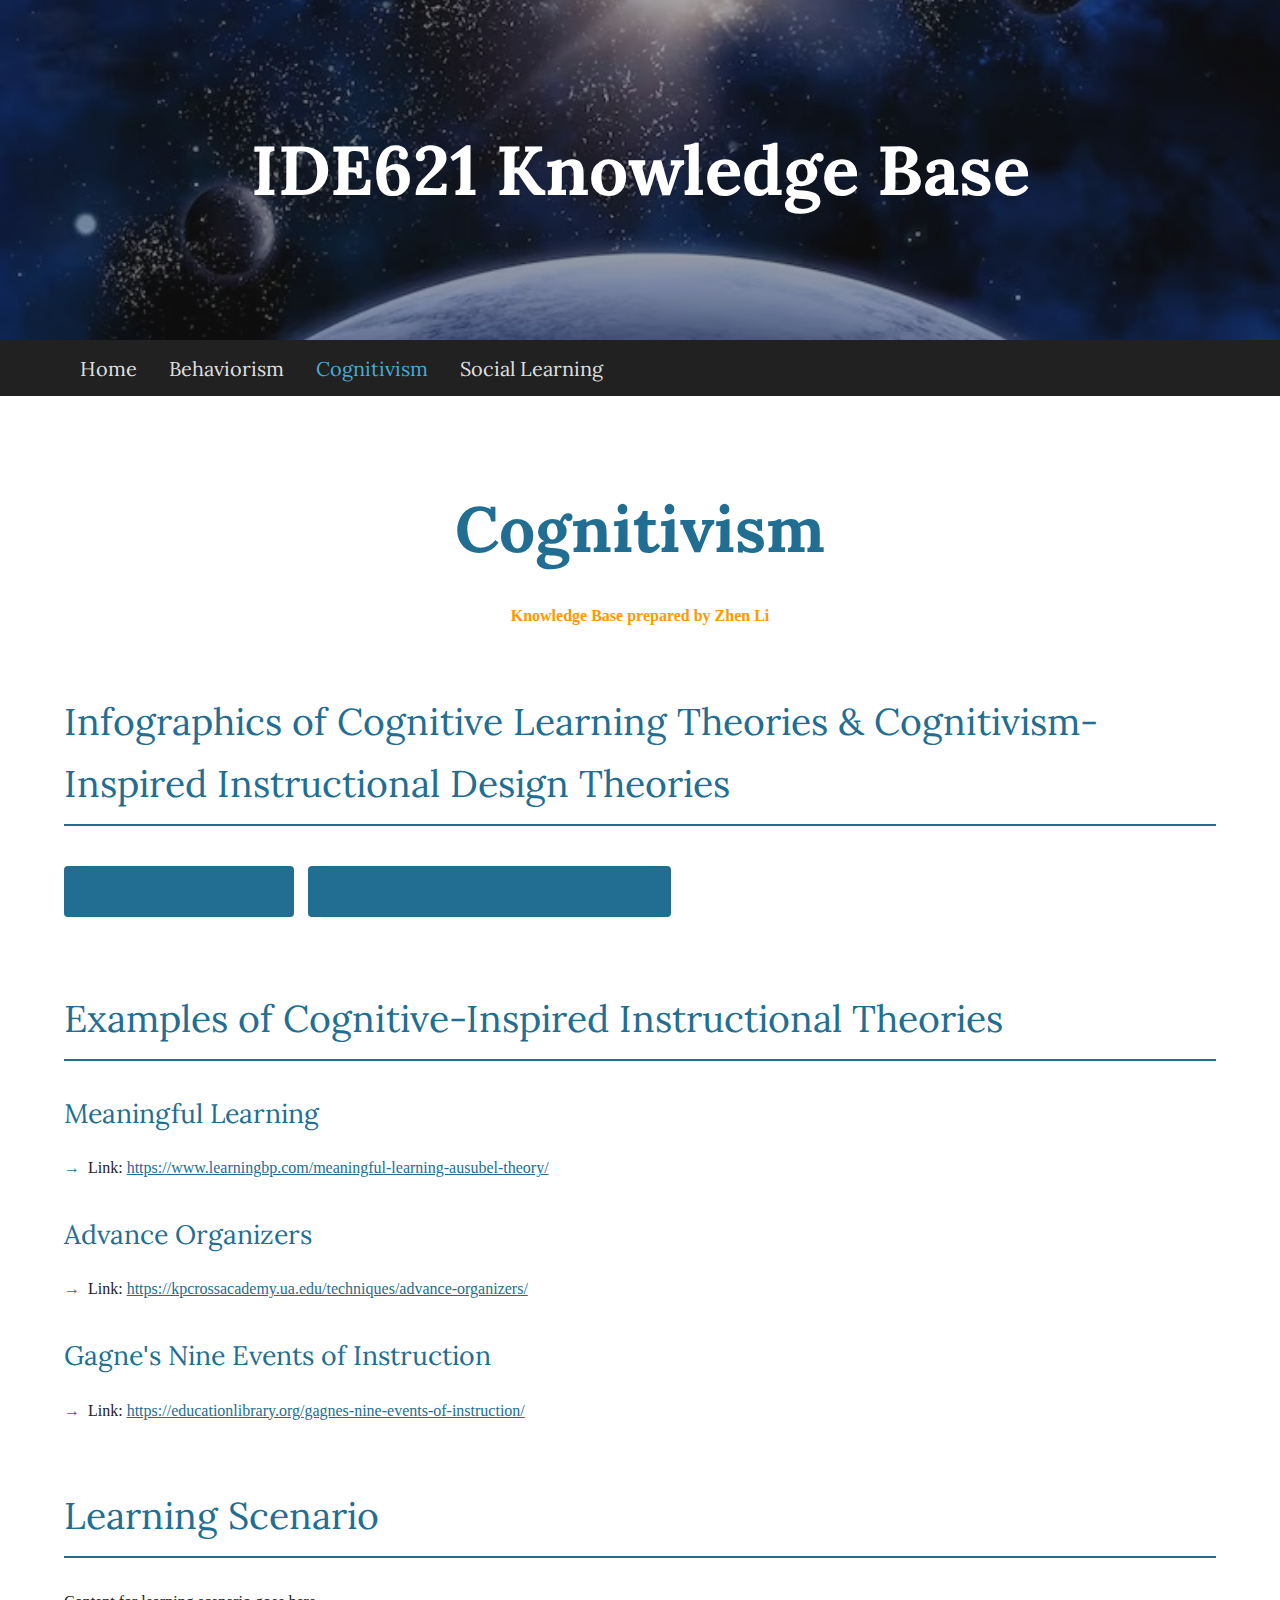
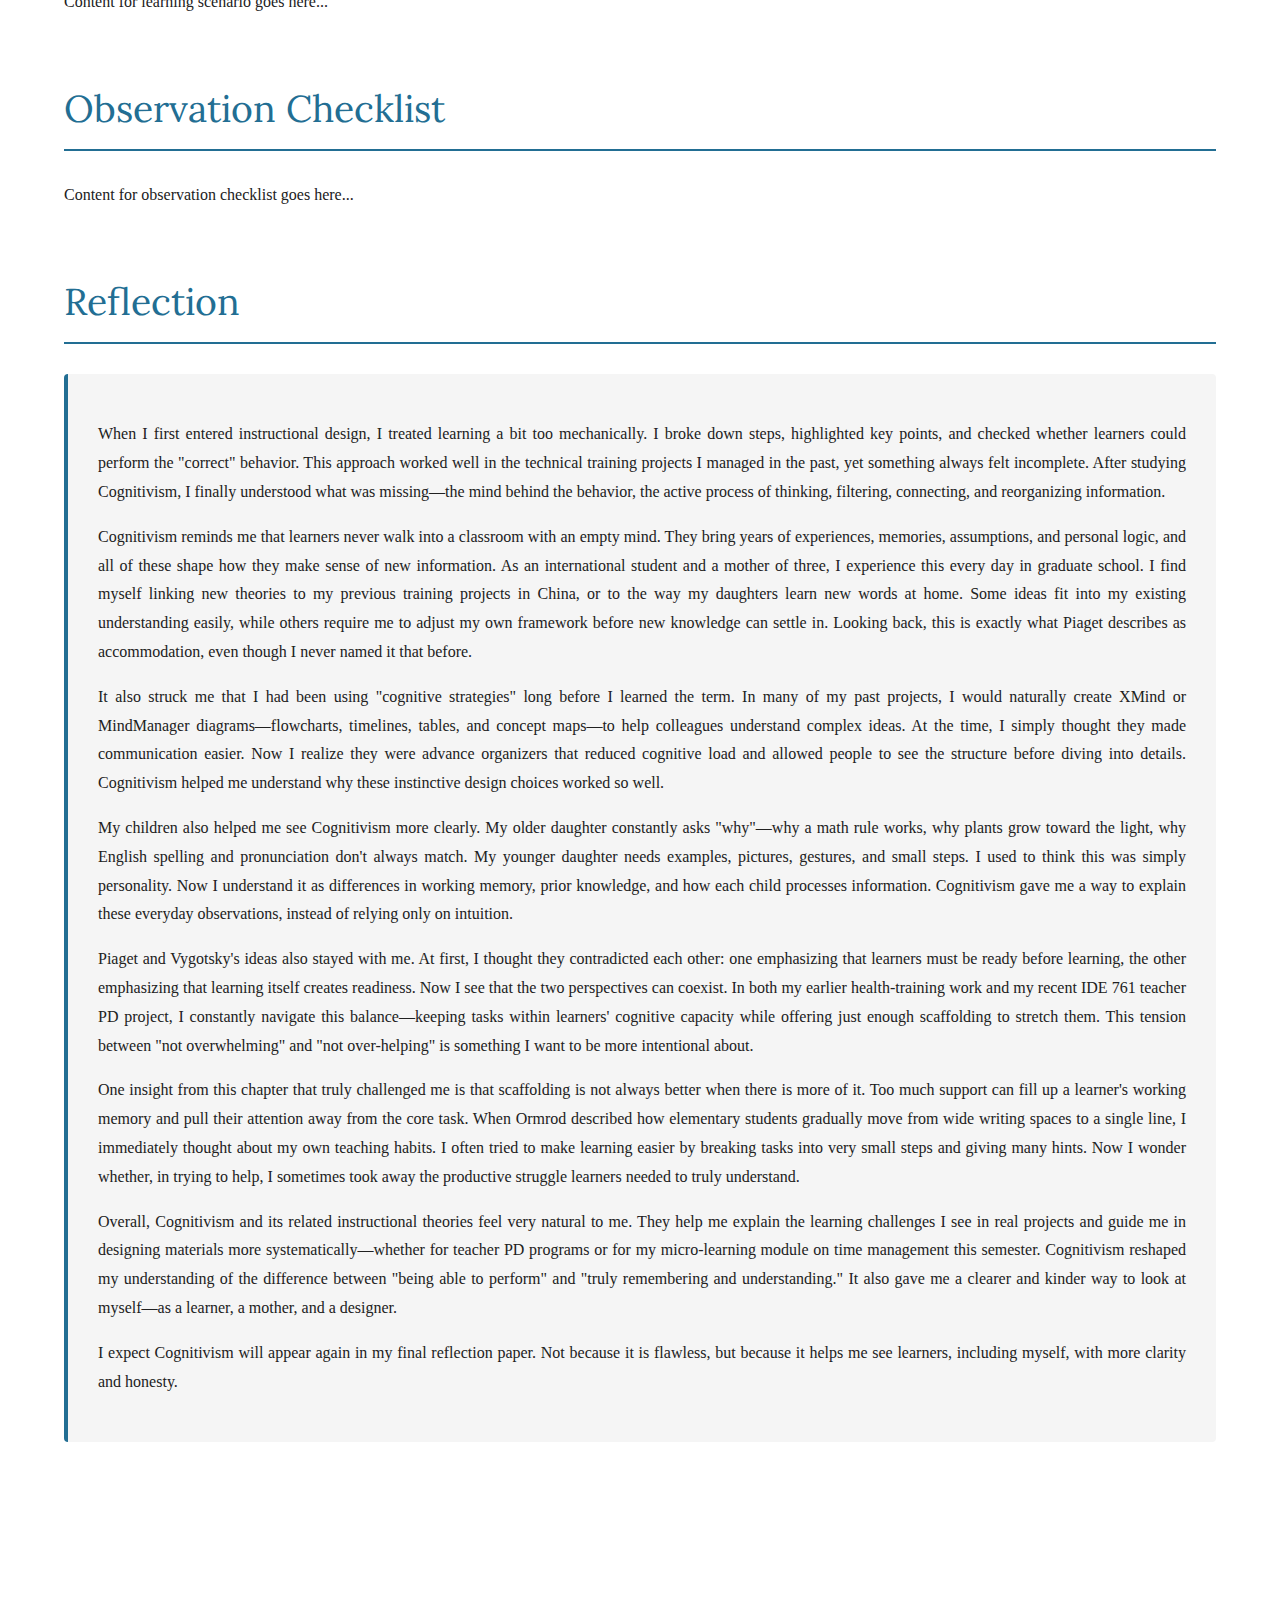
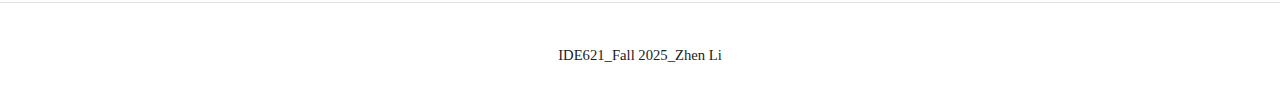
<file: cognitivism/index.html>
<!DOCTYPE html>
<html lang="en-US">
  <head>
    <meta charset="utf-8" />
    <meta name="viewport" content="width=device-width, initial-scale=1" />
    <title>Cognitivism - IDE621 Knowledge Base</title>
    <link
      href="https://fonts.googleapis.com/css?family=Lora%3A400%2C400italic%2C700%2C700italic%7CGentium%20Basic%3A400%2C400italic%2C700%2C700italic&display=swap"
      rel="stylesheet"
    />
    <style>
      * {
        margin: 0;
        padding: 0;
        box-sizing: border-box;
      }

      body {
        font-family: "Gentium Basic", serif;
        line-height: 1.6667;
        color: #212121;
        background-color: #ffffff;
        margin: 0;
        padding: 0;
      }

      /* Header Section */
      .hero-section {
        background-color: #226e93;
        background-image: url("../home/images/hero-background.jpg");
        background-size: cover;
        background-position: center center;
        height: 340px;
        padding: 60px 48px;
        display: flex;
        align-items: center;
        justify-content: center;
        position: relative;
      }

      .hero-section::before {
        content: "";
        position: absolute;
        top: 0;
        left: 0;
        right: 0;
        bottom: 0;
        background-color: rgba(33, 33, 33, 0.4);
      }

      .hero-content {
        position: relative;
        z-index: 1;
        text-align: center;
        color: #ffffff;
      }

      .hero-content h1 {
        font-family: "Lora", serif;
        font-size: 52pt;
        font-weight: 700;
        color: #ffffff;
        margin: 0;
        line-height: 1.2;
      }

      .hero-subtitle {
        font-family: "Gentium Basic", serif;
        font-size: 12pt;
        font-weight: 700;
        color: #ff9900;
        margin-top: 20px;
      }

      /* Navigation */
      .nav-container {
        background-color: #212121;
        padding: 0;
      }

      .nav-wrapper {
        max-width: 1200px;
        margin: 0 auto;
        padding: 0 24px;
      }

      .nav-menu {
        display: flex;
        list-style: none;
        gap: 0;
        flex-wrap: wrap;
      }

      .nav-menu li {
        margin: 0;
      }

      .nav-menu a {
        color: rgba(255, 255, 255, 0.87);
        text-decoration: none;
        font-family: "Lora", serif;
        font-size: 15pt;
        padding: 11.5px 16px;
        display: block;
        transition: color 0.2s;
      }

      .nav-menu a:hover {
        color: #49aad4;
      }

      .nav-menu a.active {
        color: #49aad4;
      }

      /* Main Content */
      .main-container {
        max-width: 1200px;
        margin: 0 auto;
        padding: 40px 24px;
      }

      .page-title {
        font-family: "Lora", serif;
        font-size: 48pt;
        font-weight: 700;
        color: #226e93;
        margin: 40px 0 20px;
        text-align: center;
      }

      .page-subtitle {
        font-family: "Gentium Basic", serif;
        font-size: 12pt;
        font-weight: 700;
        color: #ff9900;
        text-align: center;
        margin-bottom: 60px;
      }

      .section {
        margin: 60px 0;
      }

      .section h2 {
        font-family: "Lora", serif;
        font-size: 28pt;
        font-weight: 400;
        color: #226e93;
        margin-bottom: 30px;
        border-bottom: 2px solid #226e93;
        padding-bottom: 10px;
      }

      .section h3 {
        font-family: "Lora", serif;
        font-size: 20pt;
        font-weight: 400;
        color: #226e93;
        margin: 30px 0 20px;
      }

      .section p {
        font-family: "Gentium Basic", serif;
        font-size: 12pt;
        line-height: 1.8;
        margin: 16px 0;
        text-align: justify;
      }

      .section ul {
        list-style: none;
        padding: 0;
        margin: 20px 0;
      }

      .section ul li {
        margin: 12px 0;
        padding-left: 24px;
        position: relative;
      }

      .section ul li::before {
        content: "→";
        position: absolute;
        left: 0;
        color: #226e93;
        font-weight: bold;
      }

      .section a {
        color: #226e93;
        text-decoration: underline;
        transition: color 0.2s;
      }

      .section a:hover {
        color: #49aad4;
      }

      .pdf-link {
        display: inline-block;
        margin: 10px 10px 10px 0;
        padding: 12px 24px;
        background-color: #226e93;
        color: #ffffff;
        text-decoration: none;
        border-radius: 4px;
        font-weight: 600;
        transition: background-color 0.2s;
      }

      .pdf-link:hover {
        background-color: #49aad4;
        color: #ffffff;
      }

      .reflection {
        background-color: #f5f5f5;
        padding: 30px;
        border-left: 4px solid #226e93;
        margin: 30px 0;
        border-radius: 4px;
      }

      .reflection p {
        margin: 16px 0;
      }

      /* Footer */
      .footer {
        background-color: #ffffff;
        padding: 40px 24px;
        text-align: center;
        margin-top: 60px;
        border-top: 1px solid #e0e0e0;
      }

      .footer-text {
        font-family: "Gentium Basic", serif;
        font-size: 11pt;
        color: #212121;
      }

      /* Responsive */
      @media (max-width: 768px) {
        .hero-section {
          height: 250px;
          padding: 30px 24px;
        }

        .hero-content h1 {
          font-size: 40pt;
        }

        .page-title {
          font-size: 36pt;
        }

        .section h2 {
          font-size: 24pt;
        }

        .nav-menu {
          flex-direction: column;
        }
      }

      @media (max-width: 479px) {
        .hero-content h1 {
          font-size: 35pt;
        }

        .page-title {
          font-size: 28pt;
        }
      }
    </style>
  </head>

  <body>
    <!-- Hero Section -->
    <section class="hero-section">
      <div class="hero-content">
        <h1>IDE621 Knowledge Base</h1>
      </div>
    </section>

    <!-- Navigation -->
    <nav class="nav-container">
      <div class="nav-wrapper">
        <ul class="nav-menu">
          <li><a href="../home/">Home</a></li>
          <li><a href="../behaviorism/">Behaviorism</a></li>
          <li><a href="#" class="active">Cognitivism</a></li>
          <li><a href="../social-learning/">Social Learning</a></li>
        </ul>
      </div>
    </nav>

    <!-- Main Content -->
    <main class="main-container">
      <h1 class="page-title">Cognitivism</h1>
      <div class="page-subtitle">Knowledge Base prepared by Zhen Li</div>

      <!-- Infographics Section -->
      <section class="section">
        <h2>Infographics of Cognitive Learning Theories & Cognitivism-Inspired Instructional Design Theories</h2>
        <a href="#" class="pdf-link">CLT_Learning Theory.pdf</a>
        <a href="#" class="pdf-link">Cognitive_Inspired Instructional Theories.pdf</a>
      </section>

      <!-- Examples Section -->
      <section class="section">
        <h2>Examples of Cognitive-Inspired Instructional Theories</h2>
        
        <h3>Meaningful Learning</h3>
        <ul>
          <li>Link: <a href="https://www.learningbp.com/meaningful-learning-ausubel-theory/" target="_blank">https://www.learningbp.com/meaningful-learning-ausubel-theory/</a></li>
        </ul>

        <h3>Advance Organizers</h3>
        <ul>
          <li>Link: <a href="https://kpcrossacademy.ua.edu/techniques/advance-organizers/" target="_blank">https://kpcrossacademy.ua.edu/techniques/advance-organizers/</a></li>
        </ul>

        <h3>Gagne's Nine Events of Instruction</h3>
        <ul>
          <li>Link: <a href="https://educationlibrary.org/gagnes-nine-events-of-instruction/" target="_blank">https://educationlibrary.org/gagnes-nine-events-of-instruction/</a></li>
        </ul>
      </section>

      <!-- Learning Scenario Section -->
      <section class="section">
        <h2>Learning Scenario</h2>
        <p>Content for learning scenario goes here...</p>
      </section>

      <!-- Observation Checklist Section -->
      <section class="section">
        <h2>Observation Checklist</h2>
        <p>Content for observation checklist goes here...</p>
      </section>

      <!-- Reflection Section -->
      <section class="section">
        <h2>Reflection</h2>
        <div class="reflection">
          <p>
            When I first entered instructional design, I treated learning a bit too mechanically. I broke down steps, highlighted key points, and checked whether learners could perform the "correct" behavior. This approach worked well in the technical training projects I managed in the past, yet something always felt incomplete. After studying Cognitivism, I finally understood what was missing—the mind behind the behavior, the active process of thinking, filtering, connecting, and reorganizing information.
          </p>
          <p>
            Cognitivism reminds me that learners never walk into a classroom with an empty mind. They bring years of experiences, memories, assumptions, and personal logic, and all of these shape how they make sense of new information. As an international student and a mother of three, I experience this every day in graduate school. I find myself linking new theories to my previous training projects in China, or to the way my daughters learn new words at home. Some ideas fit into my existing understanding easily, while others require me to adjust my own framework before new knowledge can settle in. Looking back, this is exactly what Piaget describes as accommodation, even though I never named it that before.
          </p>
          <p>
            It also struck me that I had been using "cognitive strategies" long before I learned the term. In many of my past projects, I would naturally create XMind or MindManager diagrams—flowcharts, timelines, tables, and concept maps—to help colleagues understand complex ideas. At the time, I simply thought they made communication easier. Now I realize they were advance organizers that reduced cognitive load and allowed people to see the structure before diving into details. Cognitivism helped me understand why these instinctive design choices worked so well.
          </p>
          <p>
            My children also helped me see Cognitivism more clearly. My older daughter constantly asks "why"—why a math rule works, why plants grow toward the light, why English spelling and pronunciation don't always match. My younger daughter needs examples, pictures, gestures, and small steps. I used to think this was simply personality. Now I understand it as differences in working memory, prior knowledge, and how each child processes information. Cognitivism gave me a way to explain these everyday observations, instead of relying only on intuition.
          </p>
          <p>
            Piaget and Vygotsky's ideas also stayed with me. At first, I thought they contradicted each other: one emphasizing that learners must be ready before learning, the other emphasizing that learning itself creates readiness. Now I see that the two perspectives can coexist. In both my earlier health-training work and my recent IDE 761 teacher PD project, I constantly navigate this balance—keeping tasks within learners' cognitive capacity while offering just enough scaffolding to stretch them. This tension between "not overwhelming" and "not over-helping" is something I want to be more intentional about.
          </p>
          <p>
            One insight from this chapter that truly challenged me is that scaffolding is not always better when there is more of it. Too much support can fill up a learner's working memory and pull their attention away from the core task. When Ormrod described how elementary students gradually move from wide writing spaces to a single line, I immediately thought about my own teaching habits. I often tried to make learning easier by breaking tasks into very small steps and giving many hints. Now I wonder whether, in trying to help, I sometimes took away the productive struggle learners needed to truly understand.
          </p>
          <p>
            Overall, Cognitivism and its related instructional theories feel very natural to me. They help me explain the learning challenges I see in real projects and guide me in designing materials more systematically—whether for teacher PD programs or for my micro-learning module on time management this semester. Cognitivism reshaped my understanding of the difference between "being able to perform" and "truly remembering and understanding." It also gave me a clearer and kinder way to look at myself—as a learner, a mother, and a designer.
          </p>
          <p>
            I expect Cognitivism will appear again in my final reflection paper. Not because it is flawless, but because it helps me see learners, including myself, with more clarity and honesty.
          </p>
        </div>
      </section>
    </main>

    <!-- Footer -->
    <footer class="footer">
      <div class="footer-text">IDE621_Fall 2025_Zhen Li</div>
    </footer>
  </body>
</html>
</file>
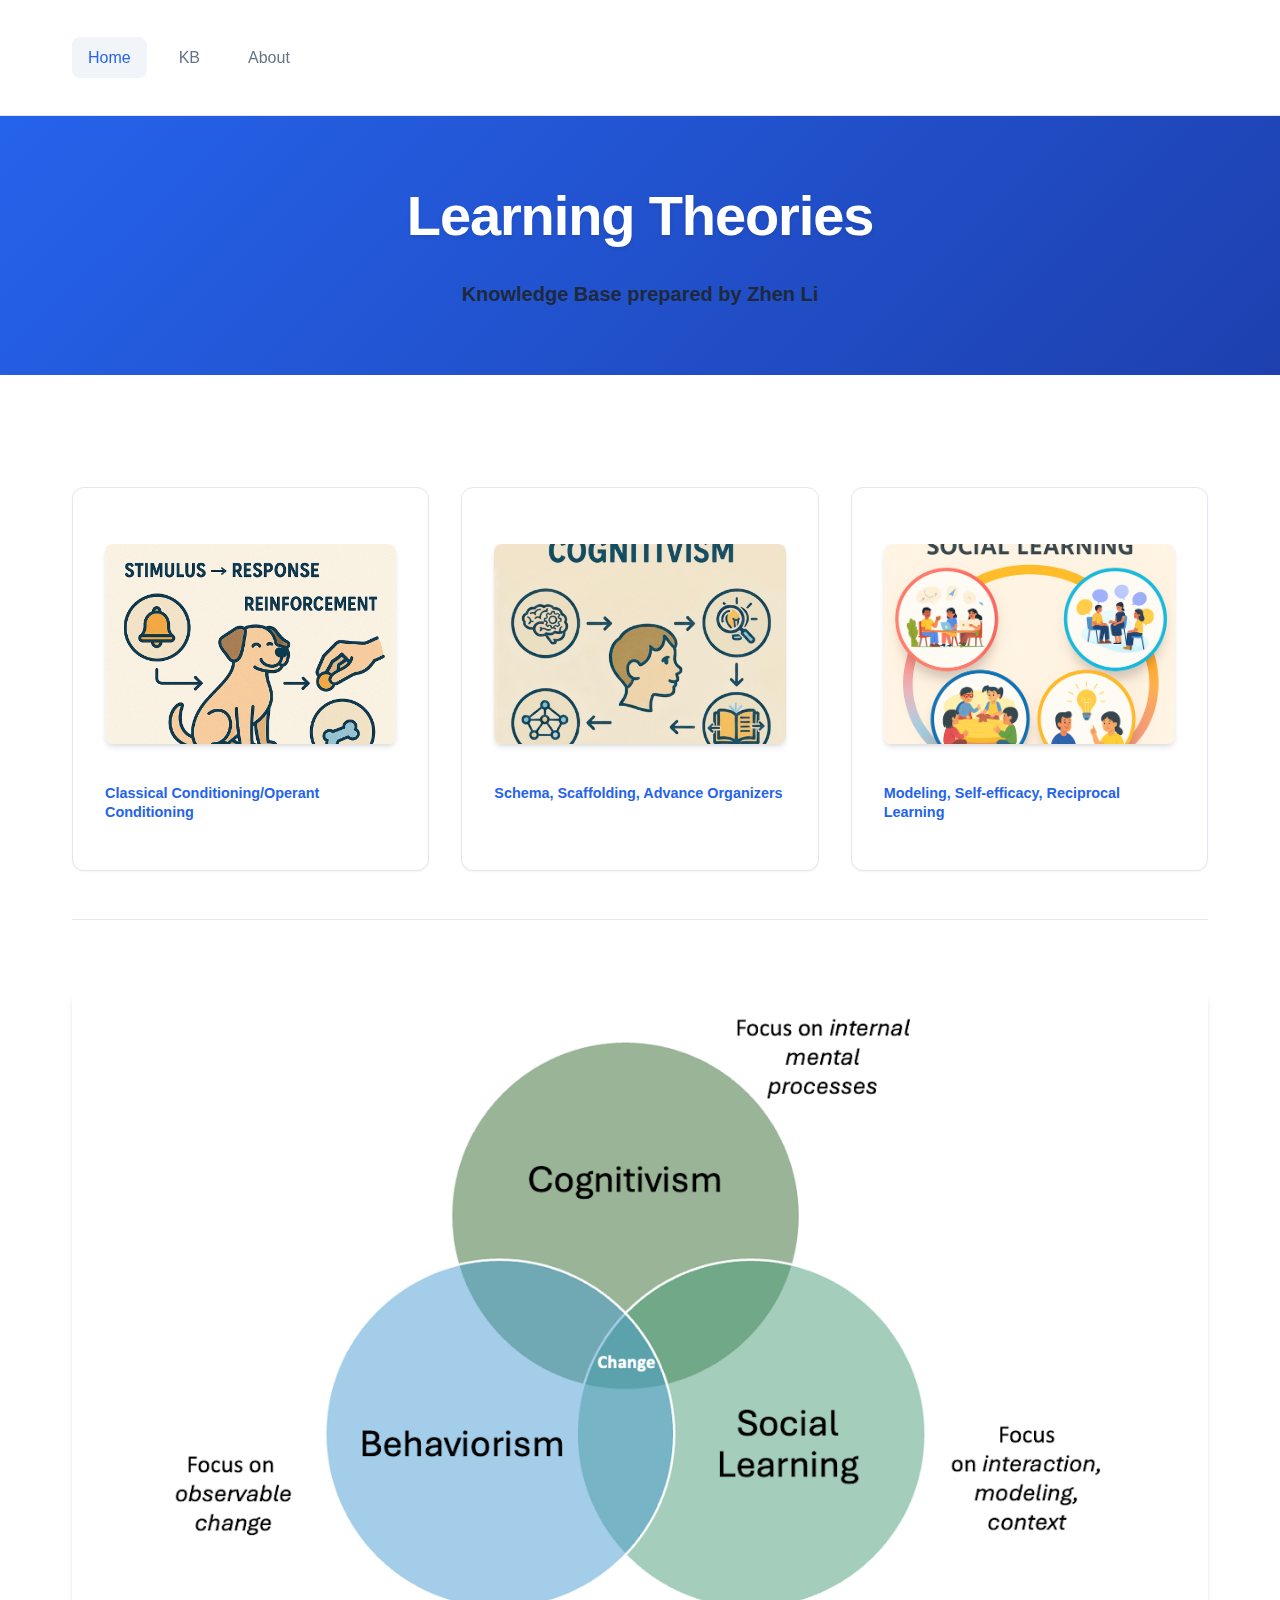
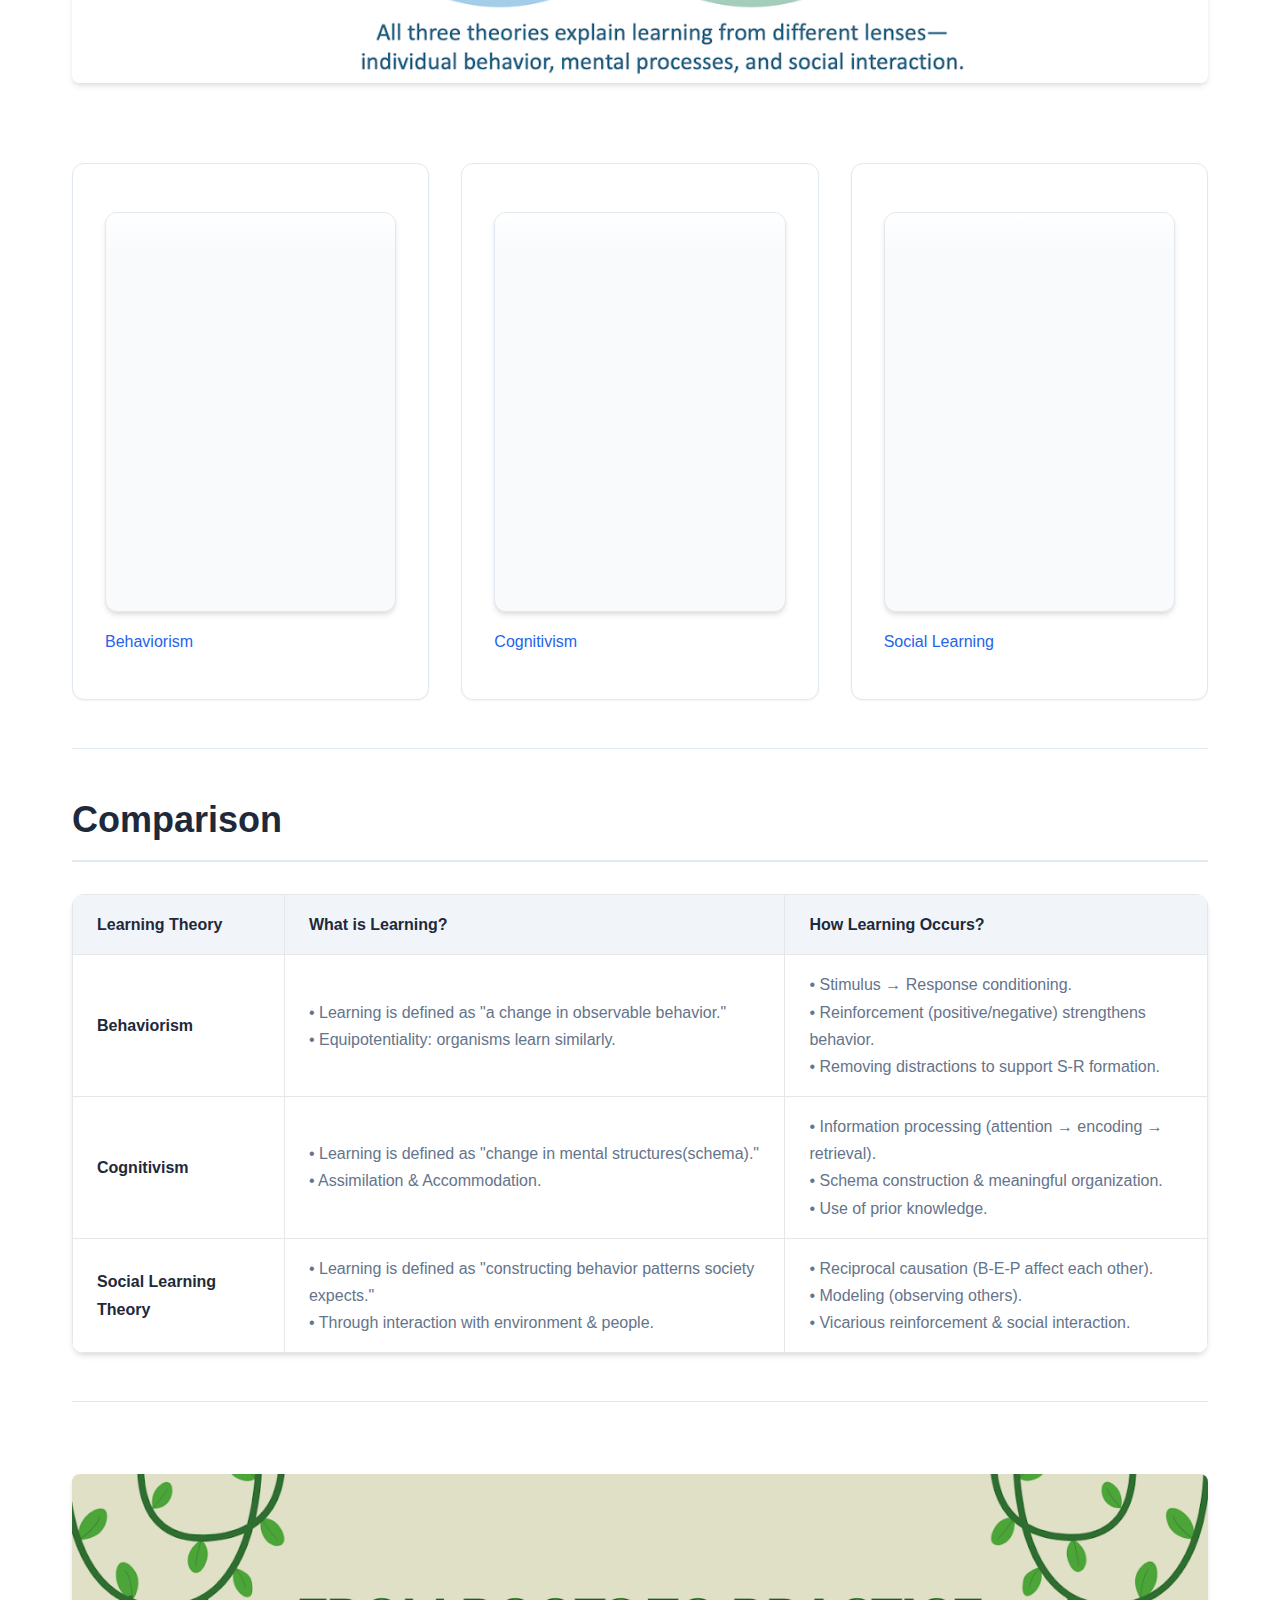
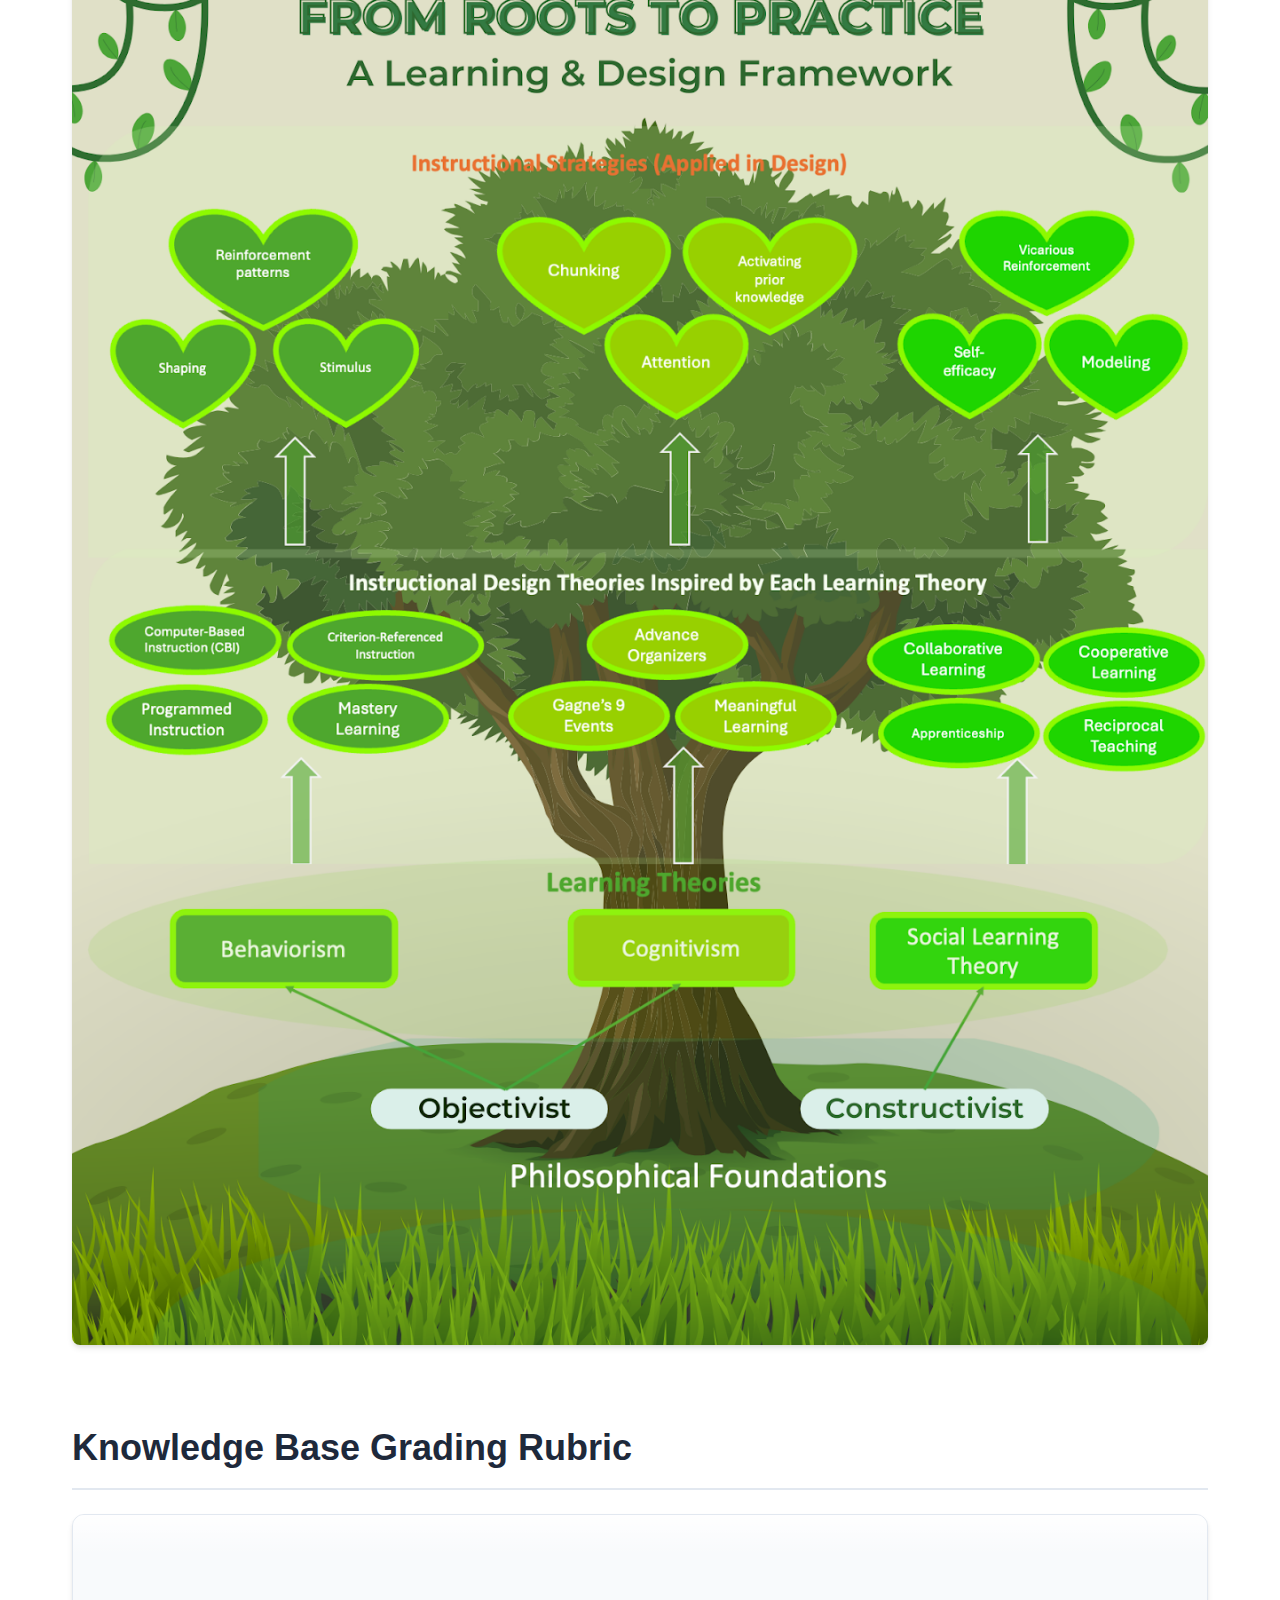
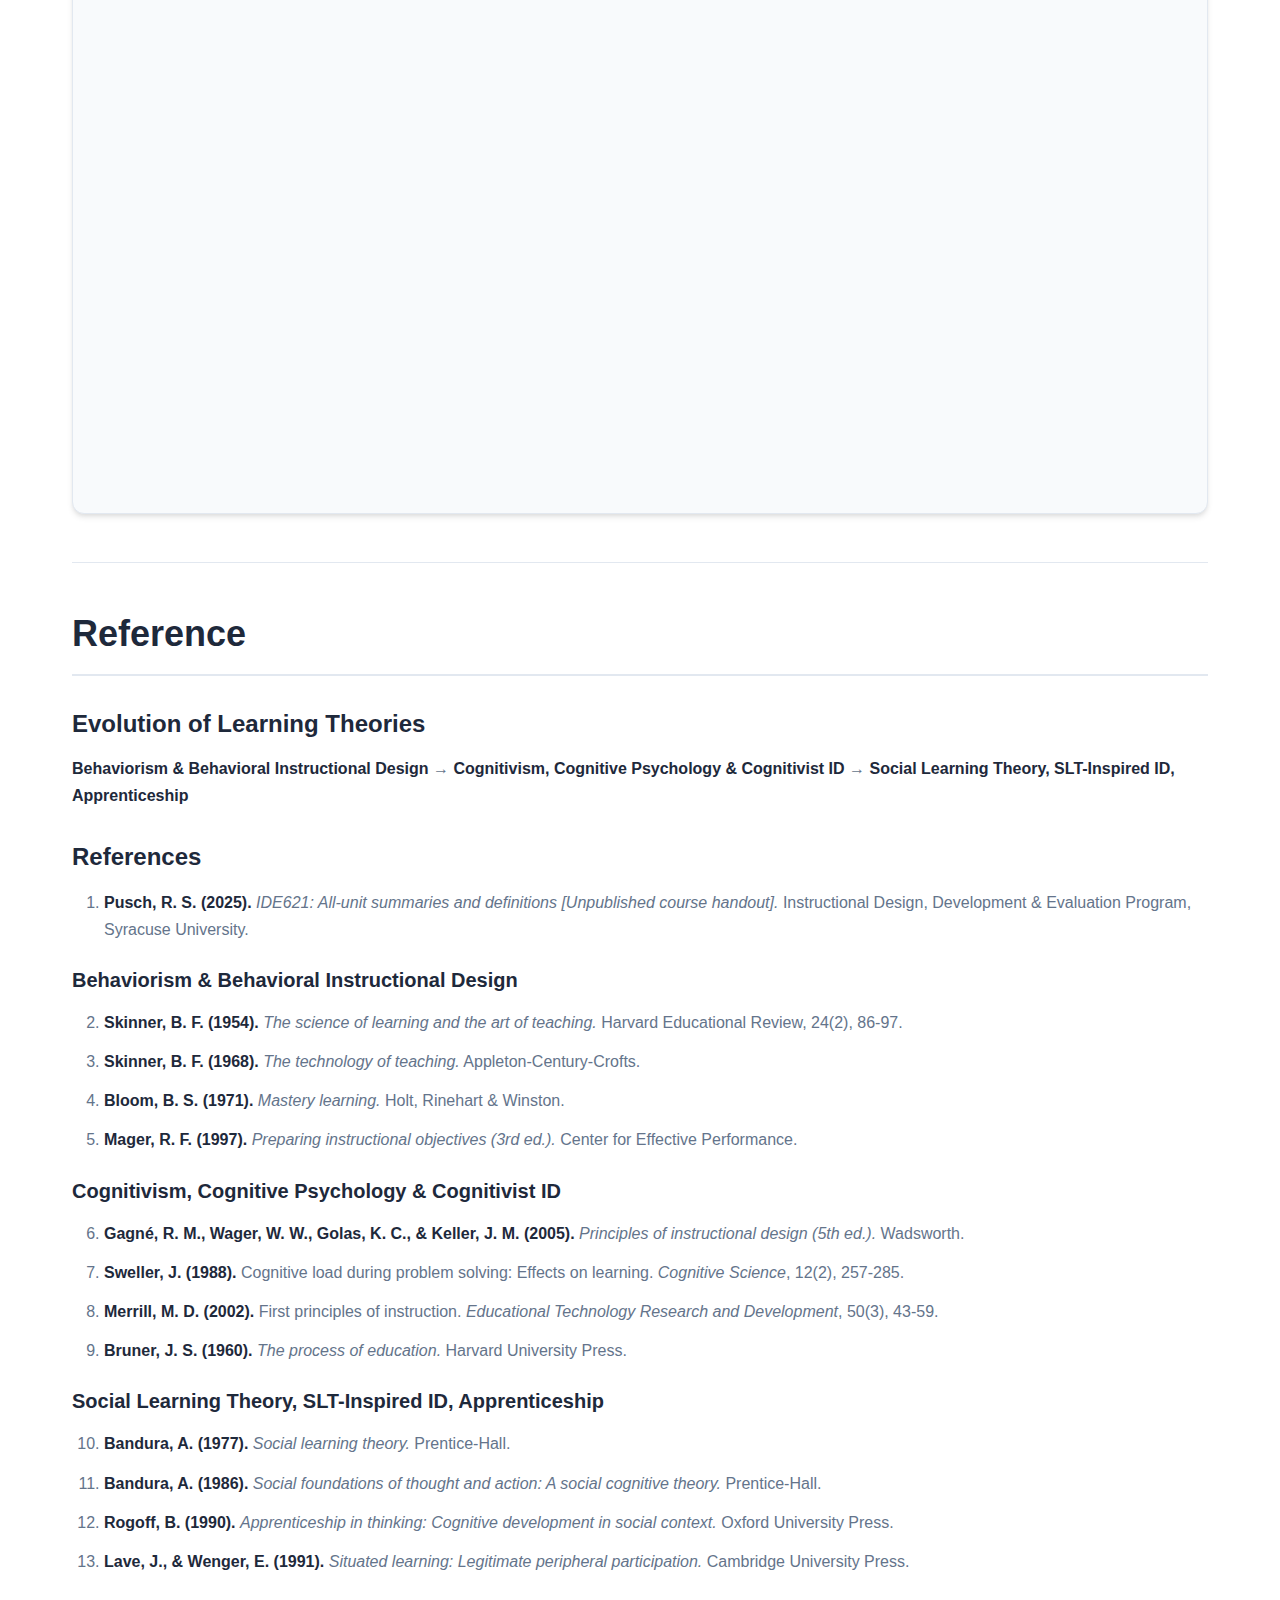
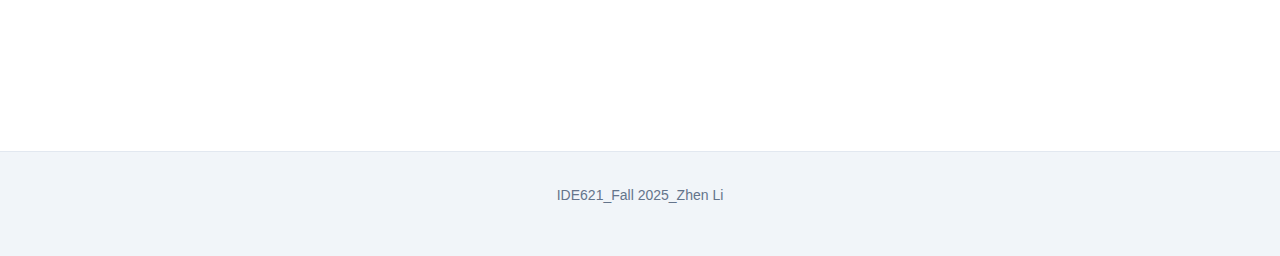
<file: home/index.html>
<!DOCTYPE html>
<html lang="en">
<head>
    <meta charset="UTF-8">
    <meta name="viewport" content="width=device-width, initial-scale=1.0">
    <title>Learning Theories - Knowledge Base</title>
    <link rel="stylesheet" href="/style.css">
    <style>
        .theory-card {
            display: flex;
            flex-direction: column;
        }
        .theory-card img {
            height: 200px;
            object-fit: cover;
            width: 100%;
            order: 1;
        }
        .theory-card h3 {
            order: 2;
            margin-top: var(--spacing-md);
            font-size: 0.9rem;
        }
        .three-theories-section h2 {
            display: none;
        }
        .theories-section h2,
        .theories-section h3 {
            display: none;
        }
    </style>
</head>
<body>
    <!-- Navigation -->
    <nav class="nav-container">
        <div class="nav-wrapper">
            <ul class="nav-menu">
                <li><a href="/home/" class="active">Home</a></li>
                <li class="nav-dropdown">
                    <a href="/KB/">KB</a>
                    <ul class="nav-submenu">
                        <li><a href="/KB/behaviorism/">Behaviorism</a></li>
                        <li><a href="/KB/cognitivism/">Cognitivism</a></li>
                        <li><a href="/KB/social-learning/">Social Learning</a></li>
                    </ul>
                </li>
                <li class="nav-dropdown">
                    <a href="/about/">About</a>
                    <ul class="nav-submenu">
                        <li><a href="/about/contact/">Contact</a></li>
                    </ul>
                </li>
            </ul>
        </div>
    </nav>

    <!-- Hero Section -->
    <section class="hero-section">
        <div class="hero-content">
            <h1>Learning Theories</h1>
            <p><strong>Knowledge Base prepared by Zhen Li</strong></p>
        </div>
    </section>

    <!-- Main Content -->
    <main class="main-container">
        <!-- Three Learning Theories -->
        <section class="section three-theories-section">
            <h2>Three Learning Theories</h2>
            <div class="layout-grid-3">
                <div class="card theory-card">
                    <a href="/KB/behaviorism/">
                        <img src="assets/images/behaviorism.jpg" alt="Behaviorism">
                        <h3>Classical Conditioning/Operant Conditioning</h3>
                    </a>
                </div>
                <div class="card theory-card">
                    <a href="/KB/cognitivism/">
                        <img src="assets/images/cognitivism.jpg" alt="Cognitivism">
                        <h3>Schema, Scaffolding, Advance Organizers</h3>
                    </a>
                </div>
                <div class="card theory-card">
                    <a href="/KB/social-learning/">
                        <img src="assets/images/social-learning.png" alt="Social Learning">
                        <h3>Modeling, Self-efficacy, Reciprocal Learning</h3>
                    </a>
                </div>
            </div>
        </section>

        <hr>

        <img src="assets/images/three-theories.png" alt="Three Theories">

        <!-- Theories -->
        <section class="section theories-section">
            <h2>Theories</h2>
            <div class="layout-grid-3">
                <div class="card">
                    <h3>Behaviorism</h3>
                    <div class="pdf-preview">
                        <iframe src="/KB/behaviorism/assets/Behaviorism_Inspired_Instructional_Theories.pdf#toolbar=0&navpanes=0&scrollbar=0&view=FitH"></iframe>
                    </div>
                    <p><a href="/KB/behaviorism/">Behaviorism</a></p>
                </div>
                <div class="card">
                    <h3>Cognitivism</h3>
                    <div class="pdf-preview">
                        <iframe src="/KB/cognitivism/assets/Cognitive_Inspired_Instructional_Theories.pdf#toolbar=0&navpanes=0&scrollbar=0&view=FitH"></iframe>
                    </div>
                    <p><a href="/KB/cognitivism/">Cognitivism</a></p>
                </div>
                <div class="card">
                    <h3>Social Learning</h3>
                    <div class="pdf-preview">
                        <iframe src="/KB/social-learning/assets/SLT_Inspired_Instructional_Theories.pdf#toolbar=0&navpanes=0&scrollbar=0&view=FitH"></iframe>
                    </div>
                    <p><a href="/KB/social-learning/">Social Learning</a></p>
                </div>
            </div>
        </section>

        <hr>

        <!-- Comparison -->
        <section class="section">
            <h2>Comparison</h2>
            <table>
                <thead>
                    <tr>
                        <th>Learning Theory</th>
                        <th>What is Learning?</th>
                        <th>How Learning Occurs?</th>
                    </tr>
                </thead>
                <tbody>
                    <tr>
                        <td><strong>Behaviorism</strong></td>
                        <td>• Learning is defined as "a change in observable behavior."<br>• Equipotentiality: organisms learn similarly.</td>
                        <td>• Stimulus → Response conditioning.<br>• Reinforcement (positive/negative) strengthens behavior.<br>• Removing distractions to support S-R formation.</td>
                    </tr>
                    <tr>
                        <td><strong>Cognitivism</strong></td>
                        <td>• Learning is defined as "change in mental structures(schema)."<br>• Assimilation & Accommodation.</td>
                        <td>• Information processing (attention → encoding → retrieval).<br>• Schema construction & meaningful organization.<br>• Use of prior knowledge.</td>
                    </tr>
                    <tr>
                        <td><strong>Social Learning Theory</strong></td>
                        <td>• Learning is defined as "constructing behavior patterns society expects."<br>• Through interaction with environment & people.</td>
                        <td>• Reciprocal causation (B-E-P affect each other).<br>• Modeling (observing others).<br>• Vicarious reinforcement & social interaction.</td>
                    </tr>
                </tbody>
            </table>
        </section>

        <hr>

        <img src="assets/images/from-roots-to-practice.png" alt="From Roots to Practice">

        <!-- Knowledge Base Grading Rubric -->
        <section class="section">
            <h2>Knowledge Base Grading Rubric</h2>
            <div class="pdf-preview">
                <iframe src="assets/KBGradingRubric_2025_CkList.pdf#toolbar=0&navpanes=0&scrollbar=0&view=FitH"></iframe>
            </div>
        </section>

        <hr>

        <!-- Reference -->
        <section class="section">
            <h2>Reference</h2>
            <h3>Evolution of Learning Theories</h3>
            <p><strong>Behaviorism & Behavioral Instructional Design</strong> → <strong>Cognitivism, Cognitive Psychology & Cognitivist ID</strong> → <strong>Social Learning Theory, SLT-Inspired ID, Apprenticeship</strong></p>

            <h3>References</h3>
            <ol>
                <li><strong>Pusch, R. S. (2025).</strong> <em>IDE621: All-unit summaries and definitions [Unpublished course handout].</em> Instructional Design, Development & Evaluation Program, Syracuse University.</li>
            </ol>

            <h4>Behaviorism & Behavioral Instructional Design</h4>
            <ol start="2">
                <li><strong>Skinner, B. F. (1954).</strong> <em>The science of learning and the art of teaching.</em> Harvard Educational Review, 24(2), 86-97.</li>
                <li><strong>Skinner, B. F. (1968).</strong> <em>The technology of teaching.</em> Appleton-Century-Crofts.</li>
                <li><strong>Bloom, B. S. (1971).</strong> <em>Mastery learning.</em> Holt, Rinehart & Winston.</li>
                <li><strong>Mager, R. F. (1997).</strong> <em>Preparing instructional objectives (3rd ed.).</em> Center for Effective Performance.</li>
            </ol>

            <h4>Cognitivism, Cognitive Psychology & Cognitivist ID</h4>
            <ol start="6">
                <li><strong>Gagné, R. M., Wager, W. W., Golas, K. C., & Keller, J. M. (2005).</strong> <em>Principles of instructional design (5th ed.).</em> Wadsworth.</li>
                <li><strong>Sweller, J. (1988).</strong> Cognitive load during problem solving: Effects on learning. <em>Cognitive Science</em>, 12(2), 257-285.</li>
                <li><strong>Merrill, M. D. (2002).</strong> First principles of instruction. <em>Educational Technology Research and Development</em>, 50(3), 43-59.</li>
                <li><strong>Bruner, J. S. (1960).</strong> <em>The process of education.</em> Harvard University Press.</li>
            </ol>

            <h4>Social Learning Theory, SLT-Inspired ID, Apprenticeship</h4>
            <ol start="10">
                <li><strong>Bandura, A. (1977).</strong> <em>Social learning theory.</em> Prentice-Hall.</li>
                <li><strong>Bandura, A. (1986).</strong> <em>Social foundations of thought and action: A social cognitive theory.</em> Prentice-Hall.</li>
                <li><strong>Rogoff, B. (1990).</strong> <em>Apprenticeship in thinking: Cognitive development in social context.</em> Oxford University Press.</li>
                <li><strong>Lave, J., & Wenger, E. (1991).</strong> <em>Situated learning: Legitimate peripheral participation.</em> Cambridge University Press.</li>
            </ol>
        </section>
    </main>

    <!-- Footer -->
    <footer class="footer">
        <p>IDE621_Fall 2025_Zhen Li</p>
    </footer>
</body>
</html>
</file>
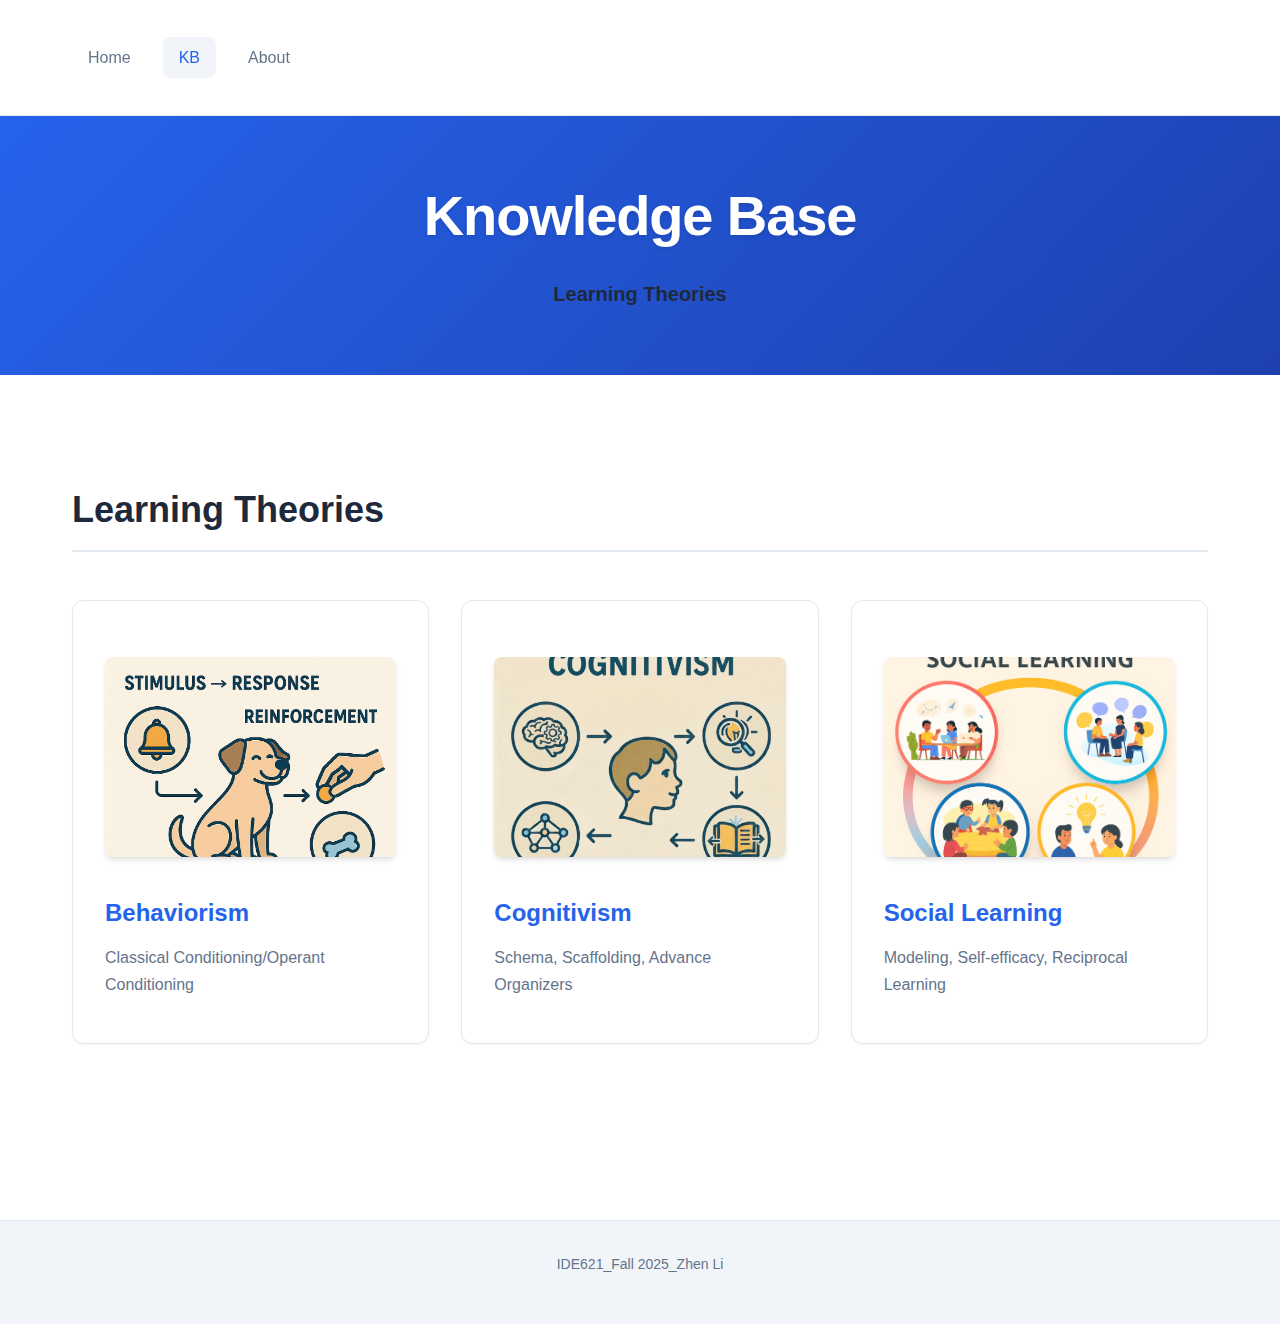
<file: KB/index.html>
<!DOCTYPE html>
<html lang="en">
<head>
    <meta charset="UTF-8">
    <meta name="viewport" content="width=device-width, initial-scale=1.0">
    <title>Knowledge Base - Learning Theories</title>
    <link rel="stylesheet" href="/style.css">
    <style>
        .theory-card {
            display: flex;
            flex-direction: column;
        }
        .theory-card img {
            height: 200px;
            object-fit: cover;
            width: 100%;
            order: 1;
        }
        .theory-card h3 {
            order: 2;
            margin-top: var(--spacing-md);
        }
    </style>
</head>
<body>
    <!-- Navigation -->
    <nav class="nav-container">
        <div class="nav-wrapper">
            <ul class="nav-menu">
                <li><a href="/home/">Home</a></li>
                <li class="nav-dropdown">
                    <a href="/KB/" class="active">KB</a>
                    <ul class="nav-submenu">
                        <li><a href="/KB/behaviorism/">Behaviorism</a></li>
                        <li><a href="/KB/cognitivism/">Cognitivism</a></li>
                        <li><a href="/KB/social-learning/">Social Learning</a></li>
                    </ul>
                </li>
                <li class="nav-dropdown">
                    <a href="/about/">About</a>
                    <ul class="nav-submenu">
                        <li><a href="/about/contact/">Contact</a></li>
                    </ul>
                </li>
            </ul>
        </div>
    </nav>

    <!-- Hero Section -->
    <section class="hero-section">
        <div class="hero-content">
            <h1>Knowledge Base</h1>
            <p><strong>Learning Theories</strong></p>
        </div>
    </section>

    <!-- Main Content -->
    <main class="main-container">
        <!-- Three Learning Theories -->
        <section class="section">
            <h2>Learning Theories</h2>
            <div class="layout-grid-3">
                <div class="card theory-card">
                    <a href="behaviorism/">
                        <img src="../home/assets/images/behaviorism.jpg" alt="Behaviorism">
                        <h3>Behaviorism</h3>
                        <p>Classical Conditioning/Operant Conditioning</p>
                    </a>
                </div>
                <div class="card theory-card">
                    <a href="cognitivism/">
                        <img src="../home/assets/images/cognitivism.jpg" alt="Cognitivism">
                        <h3>Cognitivism</h3>
                        <p>Schema, Scaffolding, Advance Organizers</p>
                    </a>
                </div>
                <div class="card theory-card">
                    <a href="social-learning/">
                        <img src="../home/assets/images/social-learning.png" alt="Social Learning">
                        <h3>Social Learning</h3>
                        <p>Modeling, Self-efficacy, Reciprocal Learning</p>
                    </a>
                </div>
            </div>
        </section>
    </main>

    <!-- Footer -->
    <footer class="footer">
        <p>IDE621_Fall 2025_Zhen Li</p>
    </footer>
</body>
</html>
</file>
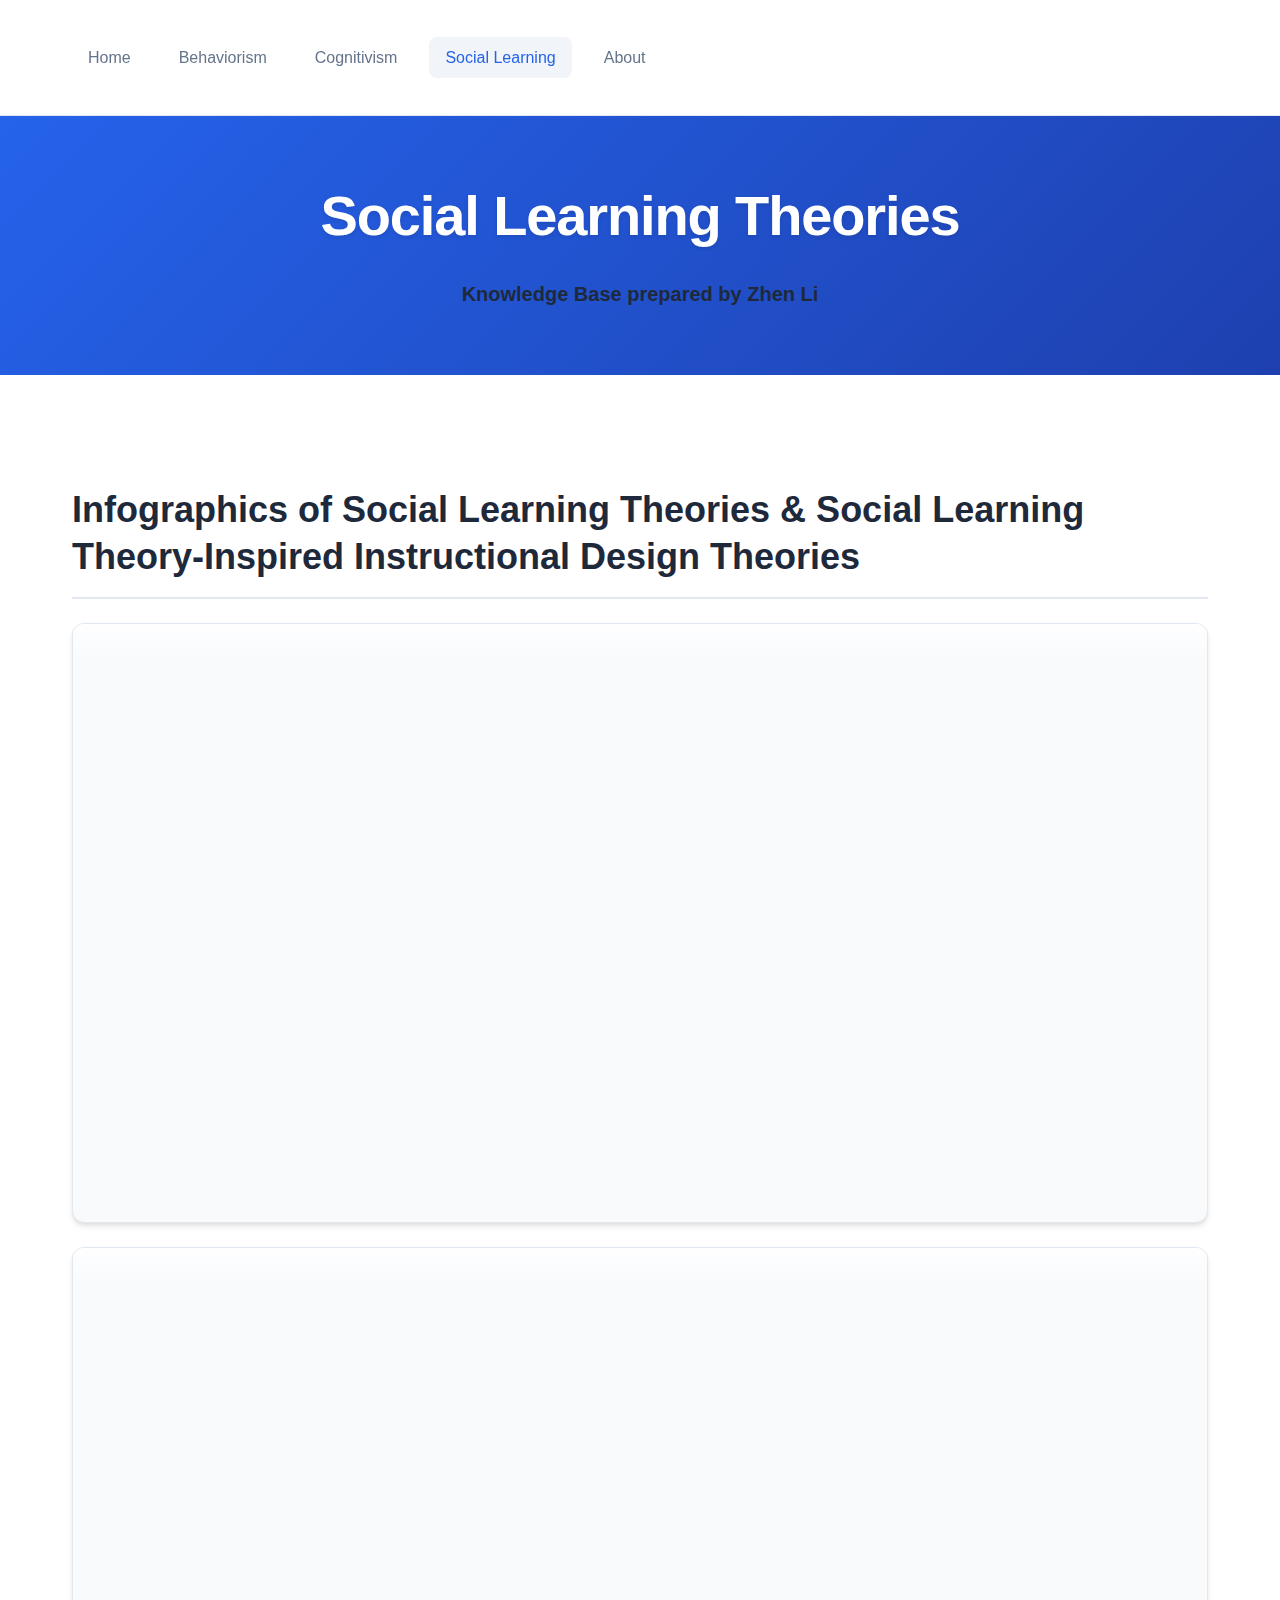
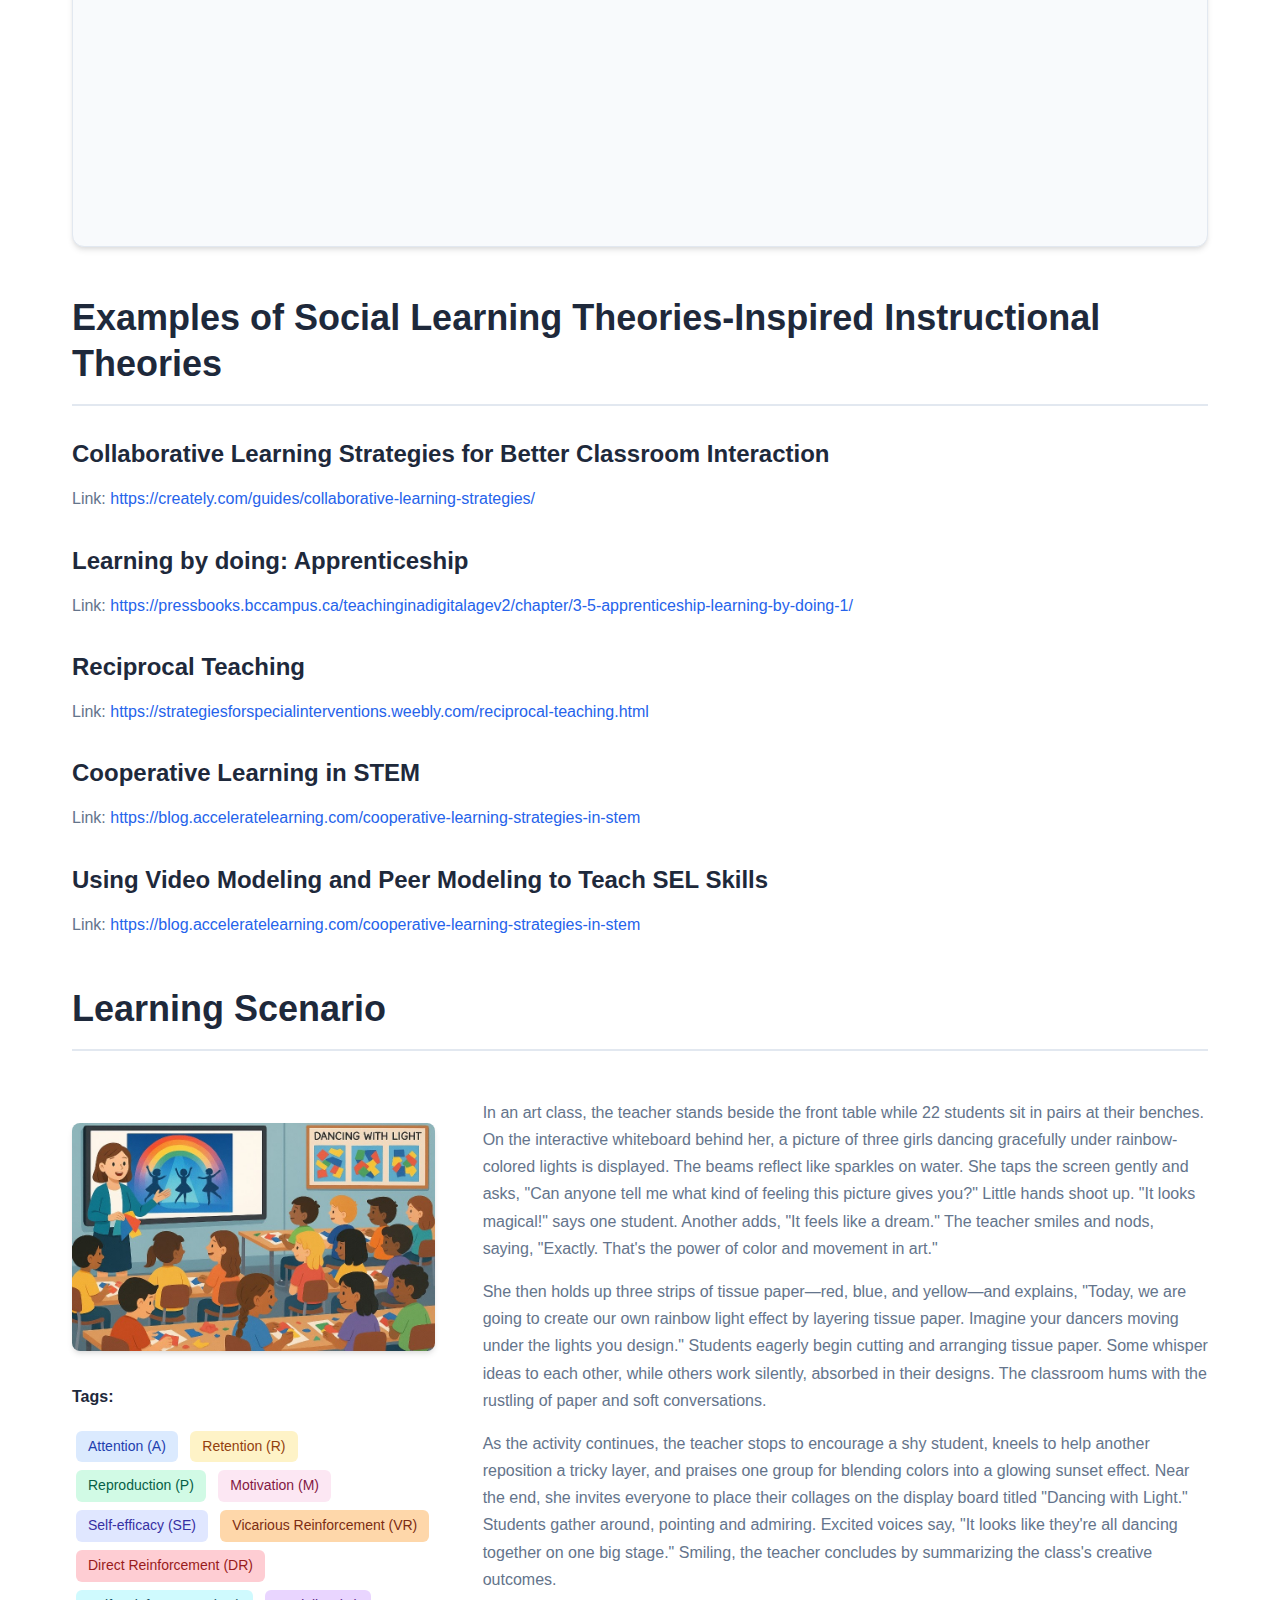
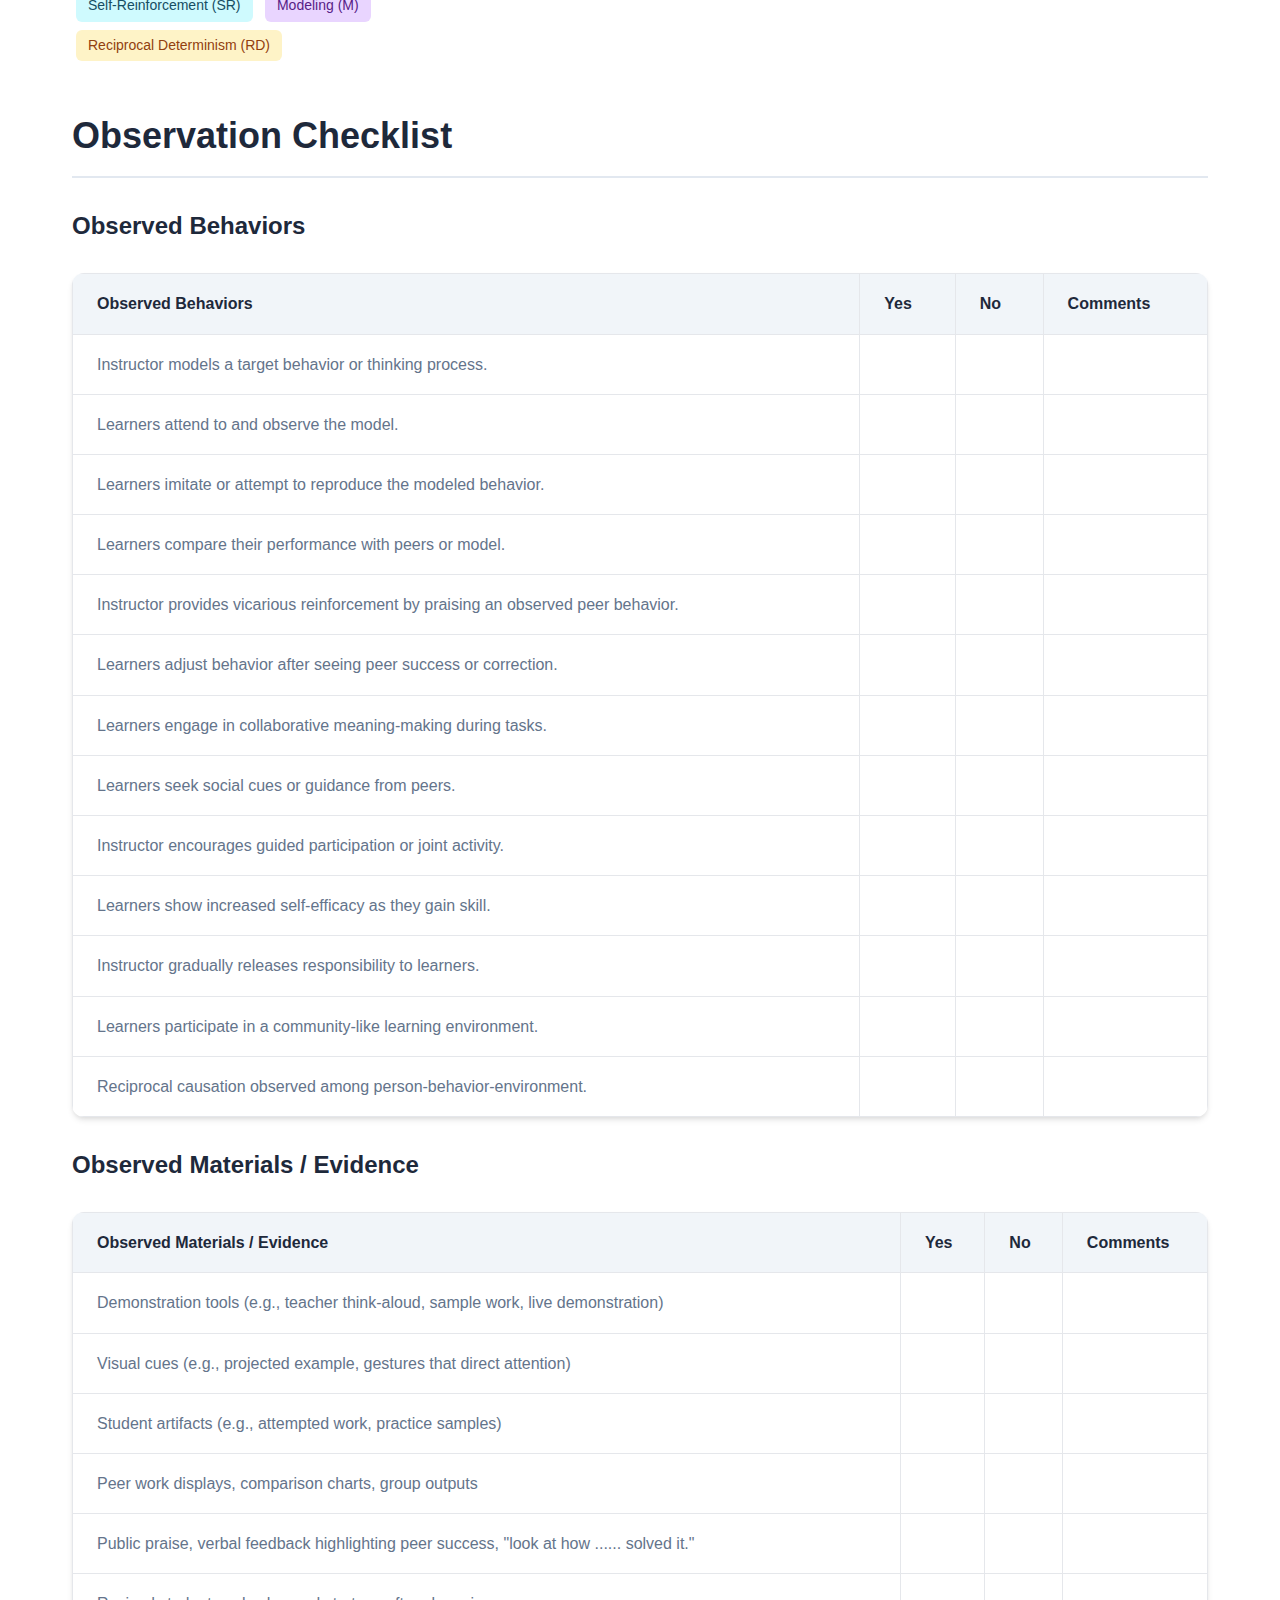
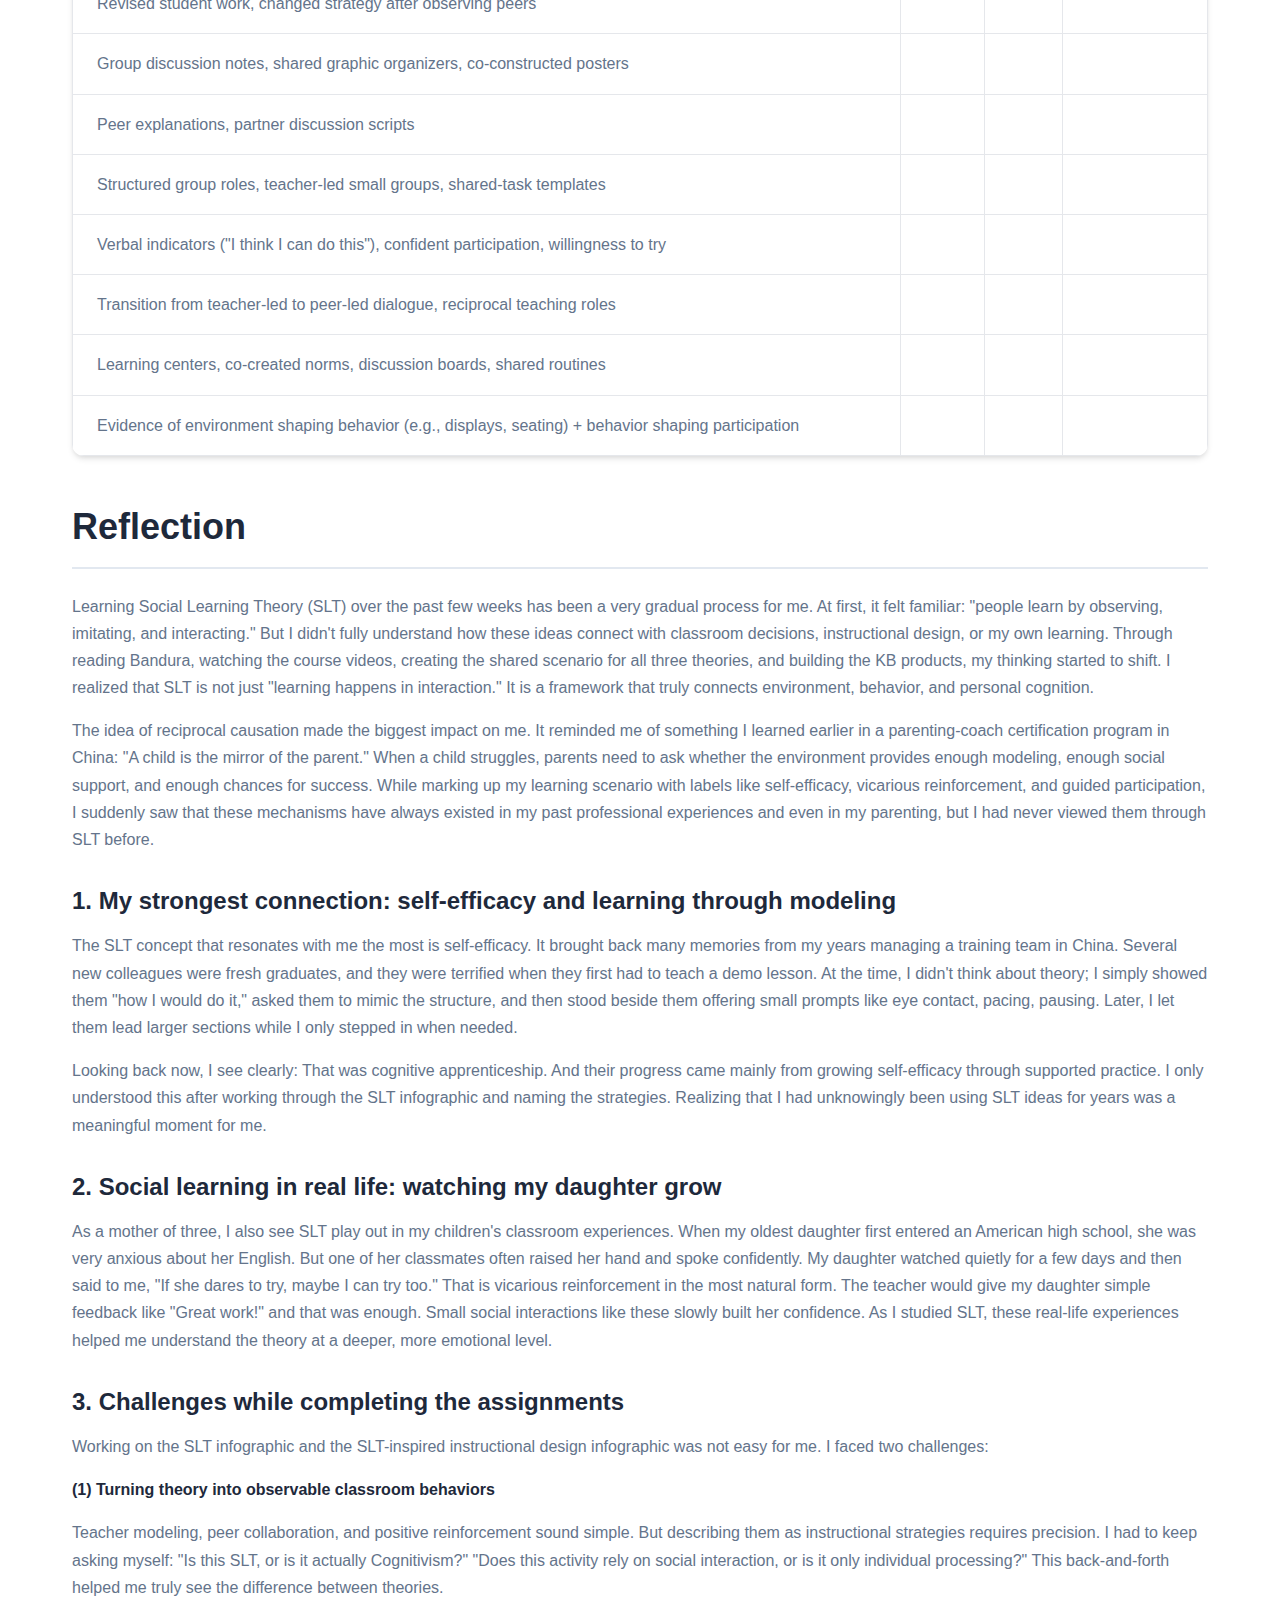
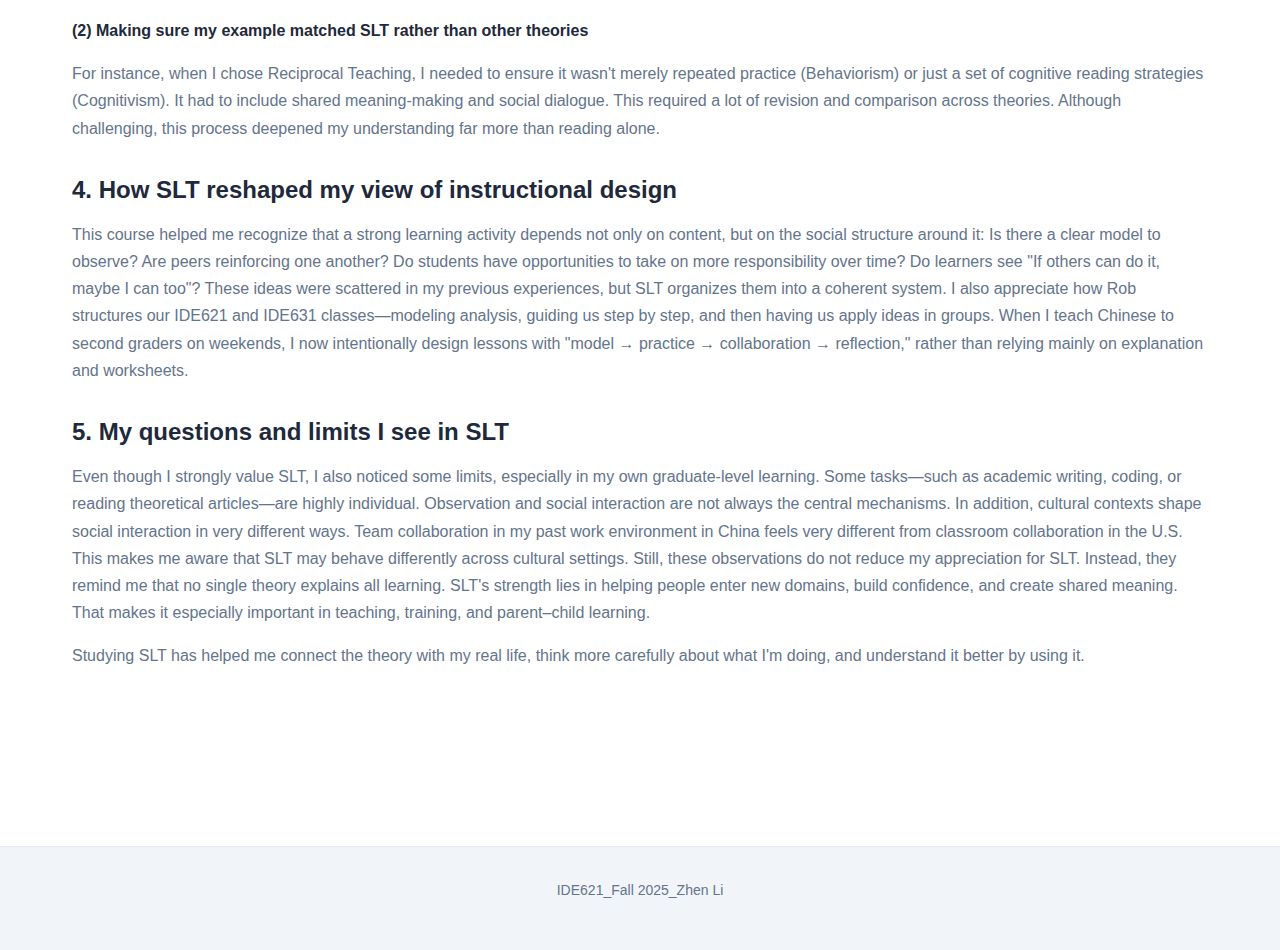
<file: social-learning/index.html>
<!DOCTYPE html>
<html lang="en">
<head>
    <meta charset="UTF-8">
    <meta name="viewport" content="width=device-width, initial-scale=1.0">
    <title>Social Learning Theories - Learning Theories</title>
    <link rel="stylesheet" href="/style.css">
    <style>
        .tag {
            display: inline-block;
            padding: 0.25rem 0.75rem;
            margin: 0.25rem;
            border-radius: 0.375rem;
            font-size: 0.875rem;
            font-weight: 500;
        }
        .tag:nth-child(1) { background-color: #dbeafe; color: #1e40af; }
        .tag:nth-child(2) { background-color: #fef3c7; color: #92400e; }
        .tag:nth-child(3) { background-color: #d1fae5; color: #065f46; }
        .tag:nth-child(4) { background-color: #fce7f3; color: #831843; }
        .tag:nth-child(5) { background-color: #e0e7ff; color: #3730a3; }
        .tag:nth-child(6) { background-color: #fed7aa; color: #7c2d12; }
        .tag:nth-child(7) { background-color: #fecdd3; color: #991b1b; }
        .tag:nth-child(8) { background-color: #cffafe; color: #164e63; }
        .tag:nth-child(9) { background-color: #e9d5ff; color: #581c87; }
        .tag:nth-child(10) { background-color: #fef3c7; color: #92400e; }
        .learning-scenario-columns {
            display: grid;
            grid-template-columns: 1fr 2fr;
            gap: var(--spacing-2xl);
            margin: var(--spacing-2xl) 0;
            align-items: start;
        }
        @media (max-width: 768px) {
            .learning-scenario-columns {
                grid-template-columns: 1fr;
            }
        }
    </style>
</head>
<body>
    <!-- Navigation -->
    <nav class="nav-container">
        <div class="nav-wrapper">
            <ul class="nav-menu">
                <li><a href="/home/">Home</a></li>
                <li><a href="/behaviorism/">Behaviorism</a></li>
                <li><a href="/cognitivism/">Cognitivism</a></li>
                <li><a href="/social-learning/" class="active">Social Learning</a></li>
                <li><a href="/about/">About</a></li>
            </ul>
        </div>
    </nav>

    <!-- Hero Section -->
    <section class="hero-section">
        <div class="hero-content">
            <h1>Social Learning Theories</h1>
            <p><strong>Knowledge Base prepared by Zhen Li</strong></p>
        </div>
    </section>

    <!-- Main Content -->
    <main class="main-container">
        <!-- Infographics -->
        <section class="section">
            <h2>Infographics of Social Learning Theories & Social Learning Theory-Inspired Instructional Design Theories</h2>
            <div class="pdf-preview">
                <iframe src="assets/Social_Learning_Theories.pdf#toolbar=0&navpanes=0&scrollbar=0&view=FitH"></iframe>
            </div>
            <div class="pdf-preview">
                <iframe src="assets/SLT_Inspired_Instructional_Theories.pdf#toolbar=0&navpanes=0&scrollbar=0&view=FitH"></iframe>
            </div>
        </section>

        <!-- Examples -->
        <section class="section">
            <h2>Examples of Social Learning Theories-Inspired Instructional Theories</h2>
            
            <h3>Collaborative Learning Strategies for Better Classroom Interaction</h3>
            <p>Link: <a href="https://creately.com/guides/collaborative-learning-strategies/">https://creately.com/guides/collaborative-learning-strategies/</a></p>

            <h3>Learning by doing: Apprenticeship</h3>
            <p>Link: <a href="https://pressbooks.bccampus.ca/teachinginadigitalagev2/chapter/3-5-apprenticeship-learning-by-doing-1/">https://pressbooks.bccampus.ca/teachinginadigitalagev2/chapter/3-5-apprenticeship-learning-by-doing-1/</a></p>

            <h3>Reciprocal Teaching</h3>
            <p>Link: <a href="https://strategiesforspecialinterventions.weebly.com/reciprocal-teaching.html">https://strategiesforspecialinterventions.weebly.com/reciprocal-teaching.html</a></p>

            <h3>Cooperative Learning in STEM</h3>
            <p>Link: <a href="https://blog.acceleratelearning.com/cooperative-learning-strategies-in-stem">https://blog.acceleratelearning.com/cooperative-learning-strategies-in-stem</a></p>

            <h3>Using Video Modeling and Peer Modeling to Teach SEL Skills</h3>
            <p>Link: <a href="https://blog.acceleratelearning.com/cooperative-learning-strategies-in-stem">https://blog.acceleratelearning.com/cooperative-learning-strategies-in-stem</a></p>
        </section>

        <!-- Learning Scenario -->
        <section class="section">
            <h2>Learning Scenario</h2>
            <div class="learning-scenario-columns">
                <div>
                    <img src="assets/images/learning-scenario.png" alt="Learning Scenario">
                    <p><strong>Tags:</strong></p>
                    <div>
                        <span class="tag">Attention (A)</span>
                        <span class="tag">Retention (R)</span>
                        <span class="tag">Reproduction (P)</span>
                        <span class="tag">Motivation (M)</span>
                        <span class="tag">Self-efficacy (SE)</span>
                        <span class="tag">Vicarious Reinforcement (VR)</span>
                        <span class="tag">Direct Reinforcement (DR)</span>
                        <span class="tag">Self-Reinforcement (SR)</span>
                        <span class="tag">Modeling (M)</span>
                        <span class="tag">Reciprocal Determinism (RD)</span>
                    </div>
                </div>
                <div>
                    <p>In an art class, the teacher stands beside the front table while 22 students sit in pairs at their benches. On the interactive whiteboard behind her, a picture of three girls dancing gracefully under rainbow-colored lights is displayed. The beams reflect like sparkles on water. She taps the screen gently and asks, "Can anyone tell me what kind of feeling this picture gives you?" Little hands shoot up. "It looks magical!" says one student. Another adds, "It feels like a dream." The teacher smiles and nods, saying, "Exactly. That's the power of color and movement in art."</p>
                    <p>She then holds up three strips of tissue paper—red, blue, and yellow—and explains, "Today, we are going to create our own rainbow light effect by layering tissue paper. Imagine your dancers moving under the lights you design." Students eagerly begin cutting and arranging tissue paper. Some whisper ideas to each other, while others work silently, absorbed in their designs. The classroom hums with the rustling of paper and soft conversations.</p>
                    <p>As the activity continues, the teacher stops to encourage a shy student, kneels to help another reposition a tricky layer, and praises one group for blending colors into a glowing sunset effect. Near the end, she invites everyone to place their collages on the display board titled "Dancing with Light." Students gather around, pointing and admiring. Excited voices say, "It looks like they're all dancing together on one big stage." Smiling, the teacher concludes by summarizing the class's creative outcomes.</p>
                </div>
            </div>
        </section>

        <!-- Observation Checklist -->
        <section class="section">
            <h2>Observation Checklist</h2>
            
            <h3>Observed Behaviors</h3>
            <table>
                <thead>
                    <tr>
                        <th>Observed Behaviors</th>
                        <th>Yes</th>
                        <th>No</th>
                        <th>Comments</th>
                    </tr>
                </thead>
                <tbody>
                    <tr>
                        <td>Instructor models a target behavior or thinking process.</td>
                        <td></td>
                        <td></td>
                        <td></td>
                    </tr>
                    <tr>
                        <td>Learners attend to and observe the model.</td>
                        <td></td>
                        <td></td>
                        <td></td>
                    </tr>
                    <tr>
                        <td>Learners imitate or attempt to reproduce the modeled behavior.</td>
                        <td></td>
                        <td></td>
                        <td></td>
                    </tr>
                    <tr>
                        <td>Learners compare their performance with peers or model.</td>
                        <td></td>
                        <td></td>
                        <td></td>
                    </tr>
                    <tr>
                        <td>Instructor provides vicarious reinforcement by praising an observed peer behavior.</td>
                        <td></td>
                        <td></td>
                        <td></td>
                    </tr>
                    <tr>
                        <td>Learners adjust behavior after seeing peer success or correction.</td>
                        <td></td>
                        <td></td>
                        <td></td>
                    </tr>
                    <tr>
                        <td>Learners engage in collaborative meaning-making during tasks.</td>
                        <td></td>
                        <td></td>
                        <td></td>
                    </tr>
                    <tr>
                        <td>Learners seek social cues or guidance from peers.</td>
                        <td></td>
                        <td></td>
                        <td></td>
                    </tr>
                    <tr>
                        <td>Instructor encourages guided participation or joint activity.</td>
                        <td></td>
                        <td></td>
                        <td></td>
                    </tr>
                    <tr>
                        <td>Learners show increased self-efficacy as they gain skill.</td>
                        <td></td>
                        <td></td>
                        <td></td>
                    </tr>
                    <tr>
                        <td>Instructor gradually releases responsibility to learners.</td>
                        <td></td>
                        <td></td>
                        <td></td>
                    </tr>
                    <tr>
                        <td>Learners participate in a community-like learning environment.</td>
                        <td></td>
                        <td></td>
                        <td></td>
                    </tr>
                    <tr>
                        <td>Reciprocal causation observed among person-behavior-environment.</td>
                        <td></td>
                        <td></td>
                        <td></td>
                    </tr>
                </tbody>
            </table>

            <h3>Observed Materials / Evidence</h3>
            <table>
                <thead>
                    <tr>
                        <th>Observed Materials / Evidence</th>
                        <th>Yes</th>
                        <th>No</th>
                        <th>Comments</th>
                    </tr>
                </thead>
                <tbody>
                    <tr>
                        <td>Demonstration tools (e.g., teacher think-aloud, sample work, live demonstration)</td>
                        <td></td>
                        <td></td>
                        <td></td>
                    </tr>
                    <tr>
                        <td>Visual cues (e.g., projected example, gestures that direct attention)</td>
                        <td></td>
                        <td></td>
                        <td></td>
                    </tr>
                    <tr>
                        <td>Student artifacts (e.g., attempted work, practice samples)</td>
                        <td></td>
                        <td></td>
                        <td></td>
                    </tr>
                    <tr>
                        <td>Peer work displays, comparison charts, group outputs</td>
                        <td></td>
                        <td></td>
                        <td></td>
                    </tr>
                    <tr>
                        <td>Public praise, verbal feedback highlighting peer success, "look at how ...... solved it."</td>
                        <td></td>
                        <td></td>
                        <td></td>
                    </tr>
                    <tr>
                        <td>Revised student work, changed strategy after observing peers</td>
                        <td></td>
                        <td></td>
                        <td></td>
                    </tr>
                    <tr>
                        <td>Group discussion notes, shared graphic organizers, co-constructed posters</td>
                        <td></td>
                        <td></td>
                        <td></td>
                    </tr>
                    <tr>
                        <td>Peer explanations, partner discussion scripts</td>
                        <td></td>
                        <td></td>
                        <td></td>
                    </tr>
                    <tr>
                        <td>Structured group roles, teacher-led small groups, shared-task templates</td>
                        <td></td>
                        <td></td>
                        <td></td>
                    </tr>
                    <tr>
                        <td>Verbal indicators ("I think I can do this"), confident participation, willingness to try</td>
                        <td></td>
                        <td></td>
                        <td></td>
                    </tr>
                    <tr>
                        <td>Transition from teacher-led to peer-led dialogue, reciprocal teaching roles</td>
                        <td></td>
                        <td></td>
                        <td></td>
                    </tr>
                    <tr>
                        <td>Learning centers, co-created norms, discussion boards, shared routines</td>
                        <td></td>
                        <td></td>
                        <td></td>
                    </tr>
                    <tr>
                        <td>Evidence of environment shaping behavior (e.g., displays, seating) + behavior shaping participation</td>
                        <td></td>
                        <td></td>
                        <td></td>
                    </tr>
                </tbody>
            </table>
        </section>

        <!-- Reflection -->
        <section class="section">
            <h2>Reflection</h2>
            <p>Learning Social Learning Theory (SLT) over the past few weeks has been a very gradual process for me. At first, it felt familiar: "people learn by observing, imitating, and interacting." But I didn't fully understand how these ideas connect with classroom decisions, instructional design, or my own learning. Through reading Bandura, watching the course videos, creating the shared scenario for all three theories, and building the KB products, my thinking started to shift. I realized that SLT is not just "learning happens in interaction." It is a framework that truly connects environment, behavior, and personal cognition.</p>
            <p>The idea of reciprocal causation made the biggest impact on me. It reminded me of something I learned earlier in a parenting-coach certification program in China: "A child is the mirror of the parent." When a child struggles, parents need to ask whether the environment provides enough modeling, enough social support, and enough chances for success. While marking up my learning scenario with labels like self-efficacy, vicarious reinforcement, and guided participation, I suddenly saw that these mechanisms have always existed in my past professional experiences and even in my parenting, but I had never viewed them through SLT before.</p>
            
            <h3>1. My strongest connection: self-efficacy and learning through modeling</h3>
            <p>The SLT concept that resonates with me the most is self-efficacy. It brought back many memories from my years managing a training team in China. Several new colleagues were fresh graduates, and they were terrified when they first had to teach a demo lesson. At the time, I didn't think about theory; I simply showed them "how I would do it," asked them to mimic the structure, and then stood beside them offering small prompts like eye contact, pacing, pausing. Later, I let them lead larger sections while I only stepped in when needed.</p>
            <p>Looking back now, I see clearly: That was cognitive apprenticeship. And their progress came mainly from growing self-efficacy through supported practice. I only understood this after working through the SLT infographic and naming the strategies. Realizing that I had unknowingly been using SLT ideas for years was a meaningful moment for me.</p>

            <h3>2. Social learning in real life: watching my daughter grow</h3>
            <p>As a mother of three, I also see SLT play out in my children's classroom experiences. When my oldest daughter first entered an American high school, she was very anxious about her English. But one of her classmates often raised her hand and spoke confidently. My daughter watched quietly for a few days and then said to me, "If she dares to try, maybe I can try too." That is vicarious reinforcement in the most natural form. The teacher would give my daughter simple feedback like "Great work!" and that was enough. Small social interactions like these slowly built her confidence. As I studied SLT, these real-life experiences helped me understand the theory at a deeper, more emotional level.</p>

            <h3>3. Challenges while completing the assignments</h3>
            <p>Working on the SLT infographic and the SLT-inspired instructional design infographic was not easy for me. I faced two challenges:</p>
            <p><strong>(1) Turning theory into observable classroom behaviors</strong></p>
            <p>Teacher modeling, peer collaboration, and positive reinforcement sound simple. But describing them as instructional strategies requires precision. I had to keep asking myself: "Is this SLT, or is it actually Cognitivism?" "Does this activity rely on social interaction, or is it only individual processing?" This back-and-forth helped me truly see the difference between theories.</p>
            <p><strong>(2) Making sure my example matched SLT rather than other theories</strong></p>
            <p>For instance, when I chose Reciprocal Teaching, I needed to ensure it wasn't merely repeated practice (Behaviorism) or just a set of cognitive reading strategies (Cognitivism). It had to include shared meaning-making and social dialogue. This required a lot of revision and comparison across theories. Although challenging, this process deepened my understanding far more than reading alone.</p>

            <h3>4. How SLT reshaped my view of instructional design</h3>
            <p>This course helped me recognize that a strong learning activity depends not only on content, but on the social structure around it: Is there a clear model to observe? Are peers reinforcing one another? Do students have opportunities to take on more responsibility over time? Do learners see "If others can do it, maybe I can too"? These ideas were scattered in my previous experiences, but SLT organizes them into a coherent system. I also appreciate how Rob structures our IDE621 and IDE631 classes—modeling analysis, guiding us step by step, and then having us apply ideas in groups. When I teach Chinese to second graders on weekends, I now intentionally design lessons with "model → practice → collaboration → reflection," rather than relying mainly on explanation and worksheets.</p>

            <h3>5. My questions and limits I see in SLT</h3>
            <p>Even though I strongly value SLT, I also noticed some limits, especially in my own graduate-level learning. Some tasks—such as academic writing, coding, or reading theoretical articles—are highly individual. Observation and social interaction are not always the central mechanisms. In addition, cultural contexts shape social interaction in very different ways. Team collaboration in my past work environment in China feels very different from classroom collaboration in the U.S. This makes me aware that SLT may behave differently across cultural settings. Still, these observations do not reduce my appreciation for SLT. Instead, they remind me that no single theory explains all learning. SLT's strength lies in helping people enter new domains, build confidence, and create shared meaning. That makes it especially important in teaching, training, and parent–child learning.</p>
            <p>Studying SLT has helped me connect the theory with my real life, think more carefully about what I'm doing, and understand it better by using it.</p>
        </section>
    </main>

    <!-- Footer -->
    <footer class="footer">
        <p>IDE621_Fall 2025_Zhen Li</p>
    </footer>
</body>
</html>
</file>
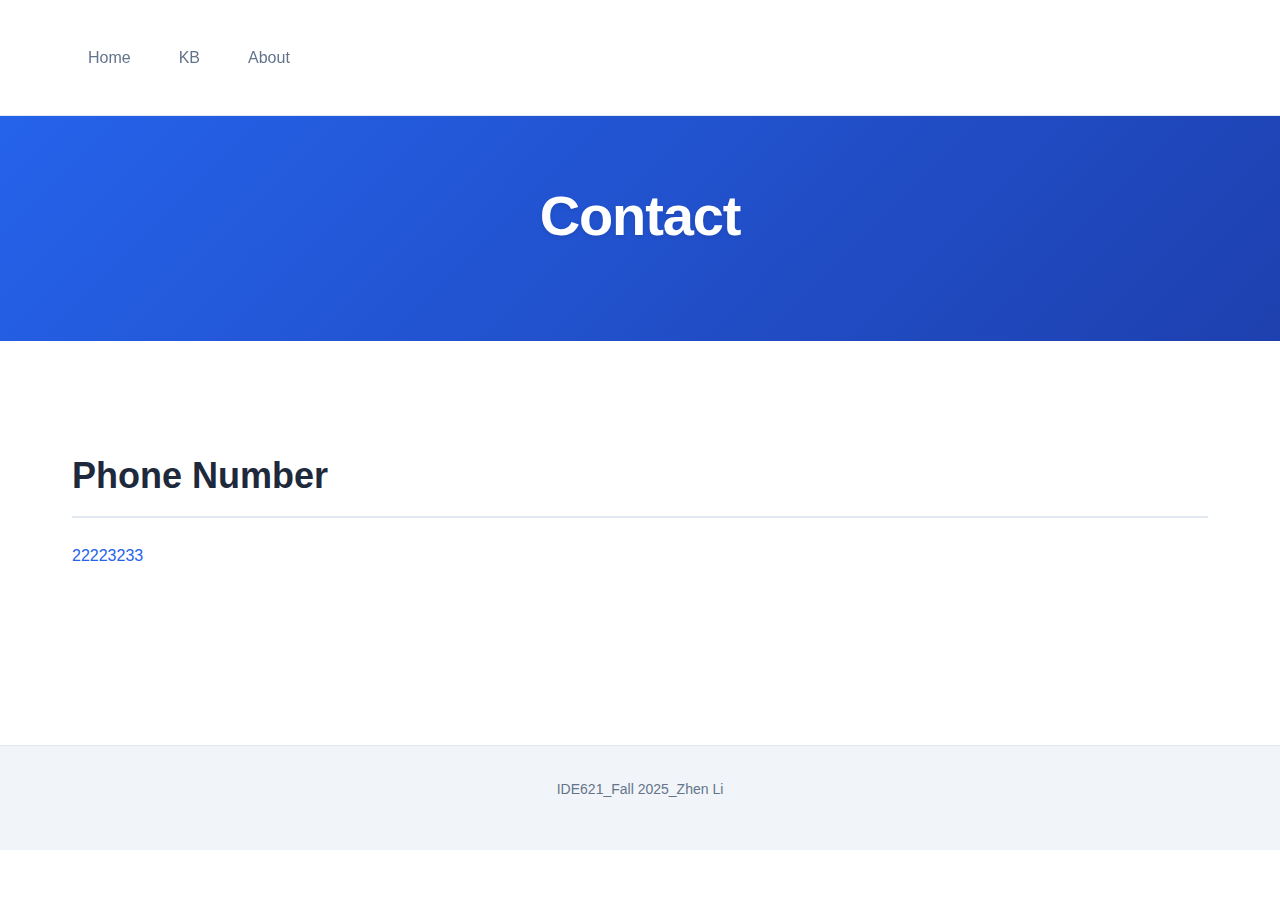
<file: about/contact/index.html>
<!DOCTYPE html>
<html lang="en">
<head>
    <meta charset="UTF-8">
    <meta name="viewport" content="width=device-width, initial-scale=1.0">
    <title>Contact - Zhen Li (Lisa)</title>
    <link rel="stylesheet" href="/style.css">
</head>
<body>
    <!-- Navigation -->
    <nav class="nav-container">
        <div class="nav-wrapper">
            <ul class="nav-menu">
                <li><a href="/home/">Home</a></li>
                <li class="nav-dropdown">
                    <a href="/KB/">KB</a>
                    <ul class="nav-submenu">
                        <li><a href="/KB/behaviorism/">Behaviorism</a></li>
                        <li><a href="/KB/cognitivism/">Cognitivism</a></li>
                        <li><a href="/KB/social-learning/">Social Learning</a></li>
                    </ul>
                </li>
                <li class="nav-dropdown">
                    <a href="/about/">About</a>
                    <ul class="nav-submenu">
                        <li><a href="/about/contact/" class="active">Contact</a></li>
                    </ul>
                </li>
            </ul>
        </div>
    </nav>

    <!-- Hero Section -->
    <section class="hero-section">
        <div class="hero-content">
            <h1>Contact</h1>
        </div>
    </section>

    <!-- Main Content -->
    <main class="main-container">
        <section class="section">
            <h2>Phone Number</h2>
            <p><a href="tel:22223233">22223233</a></p>
        </section>
    </main>

    <footer class="footer">
        <p>IDE621_Fall 2025_Zhen Li</p>
    </footer>
</body>
</html>
</file>
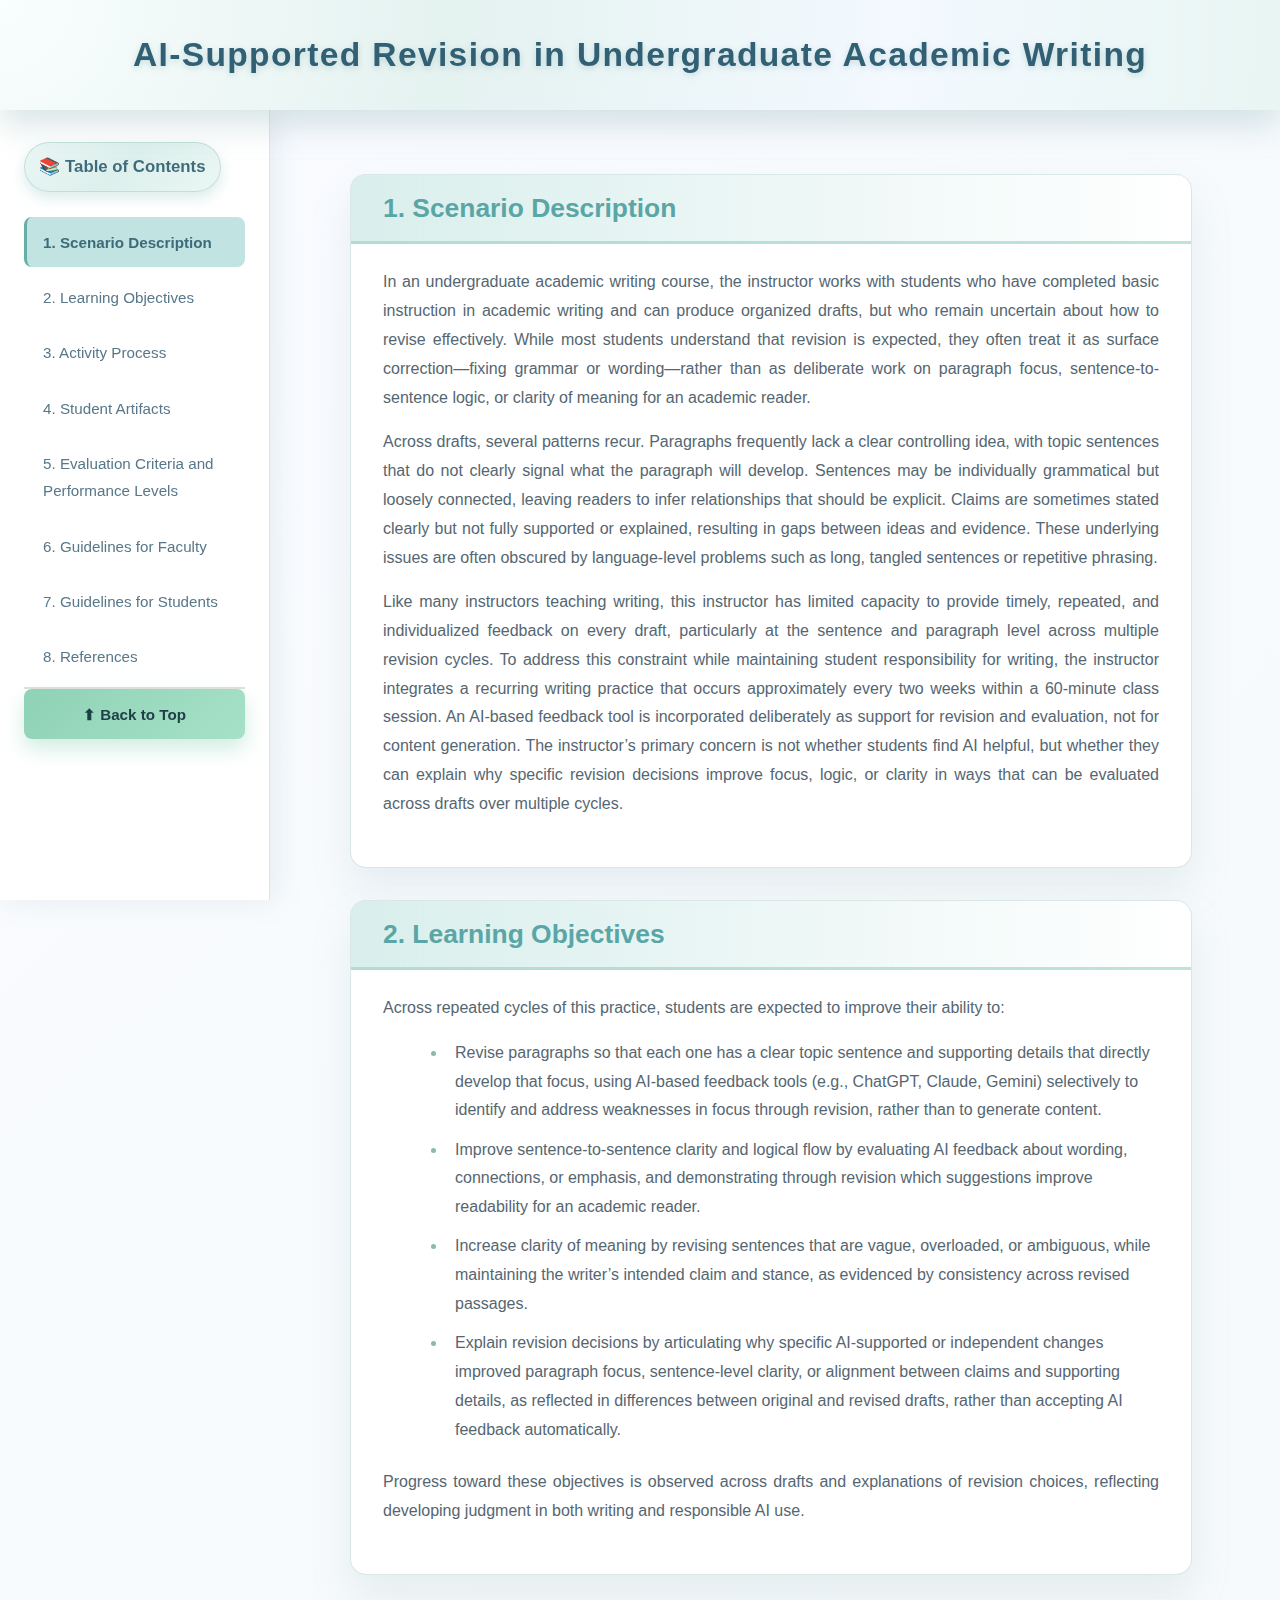
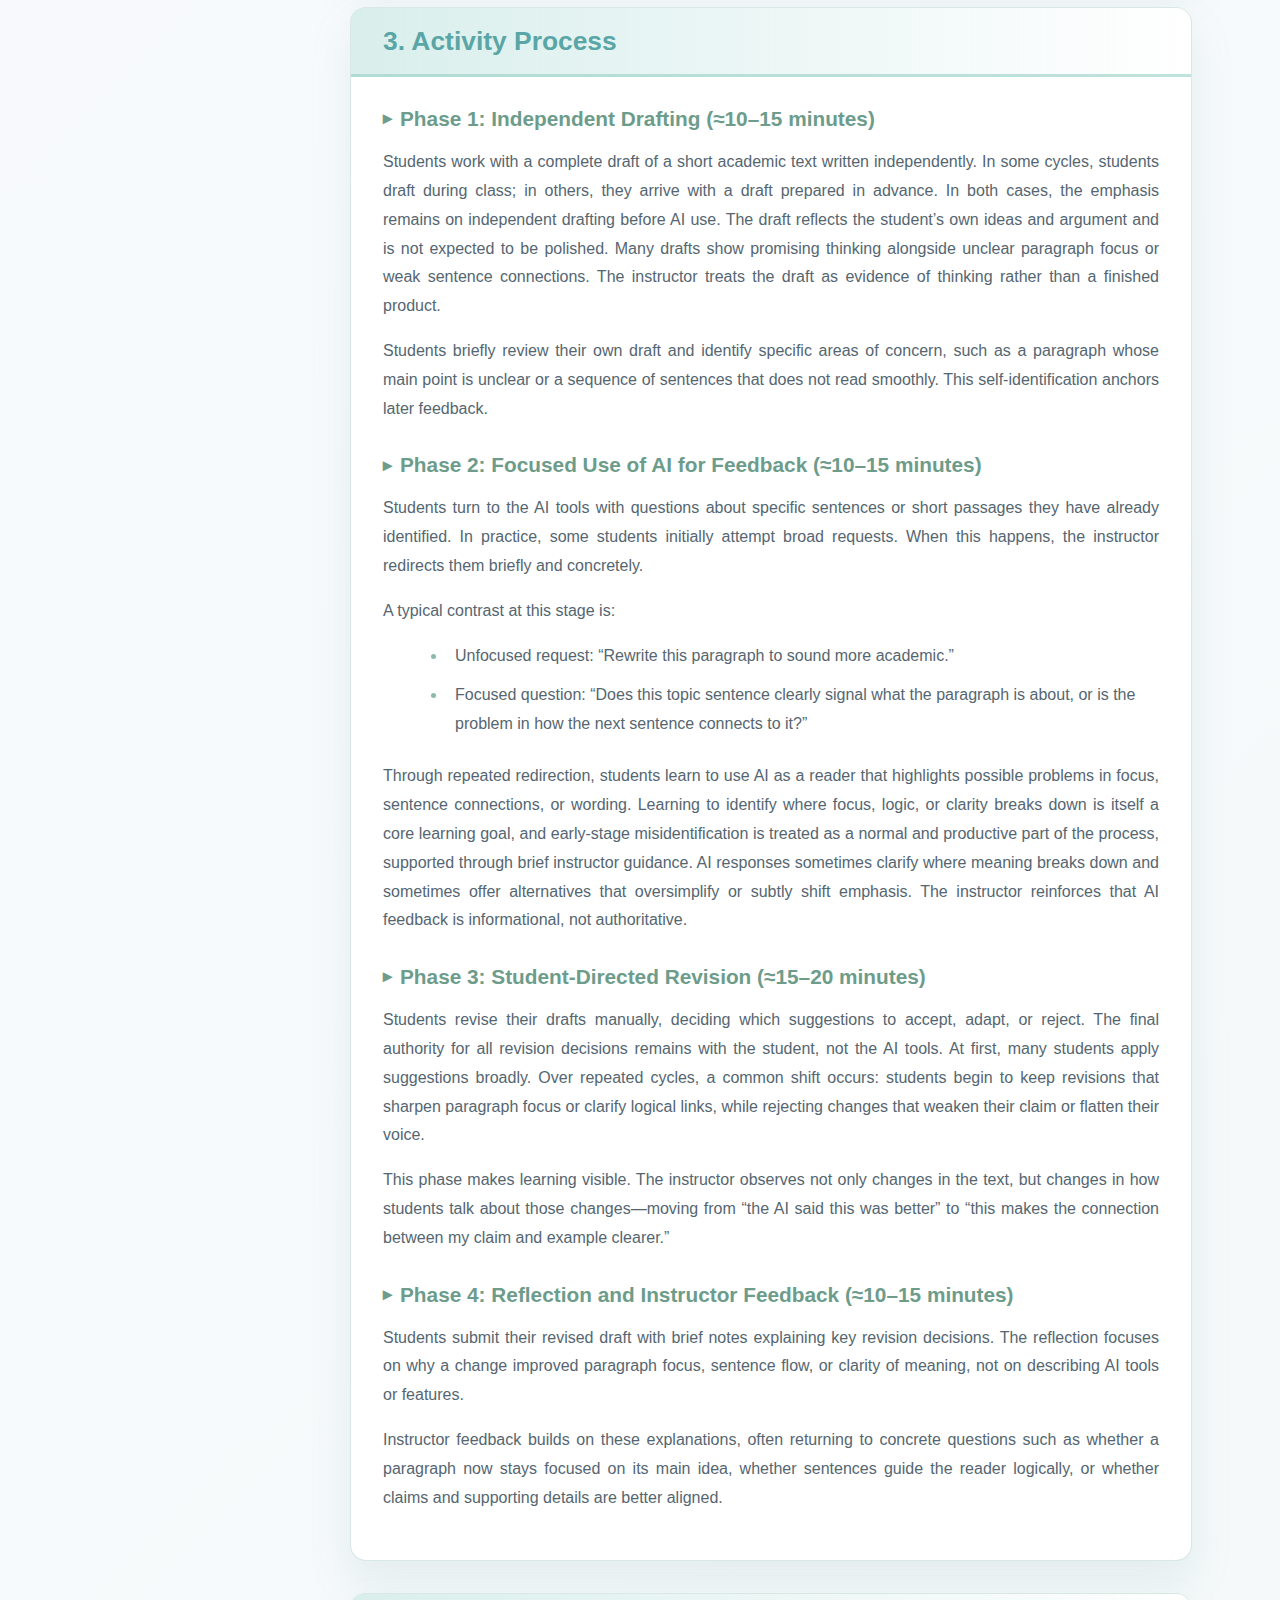
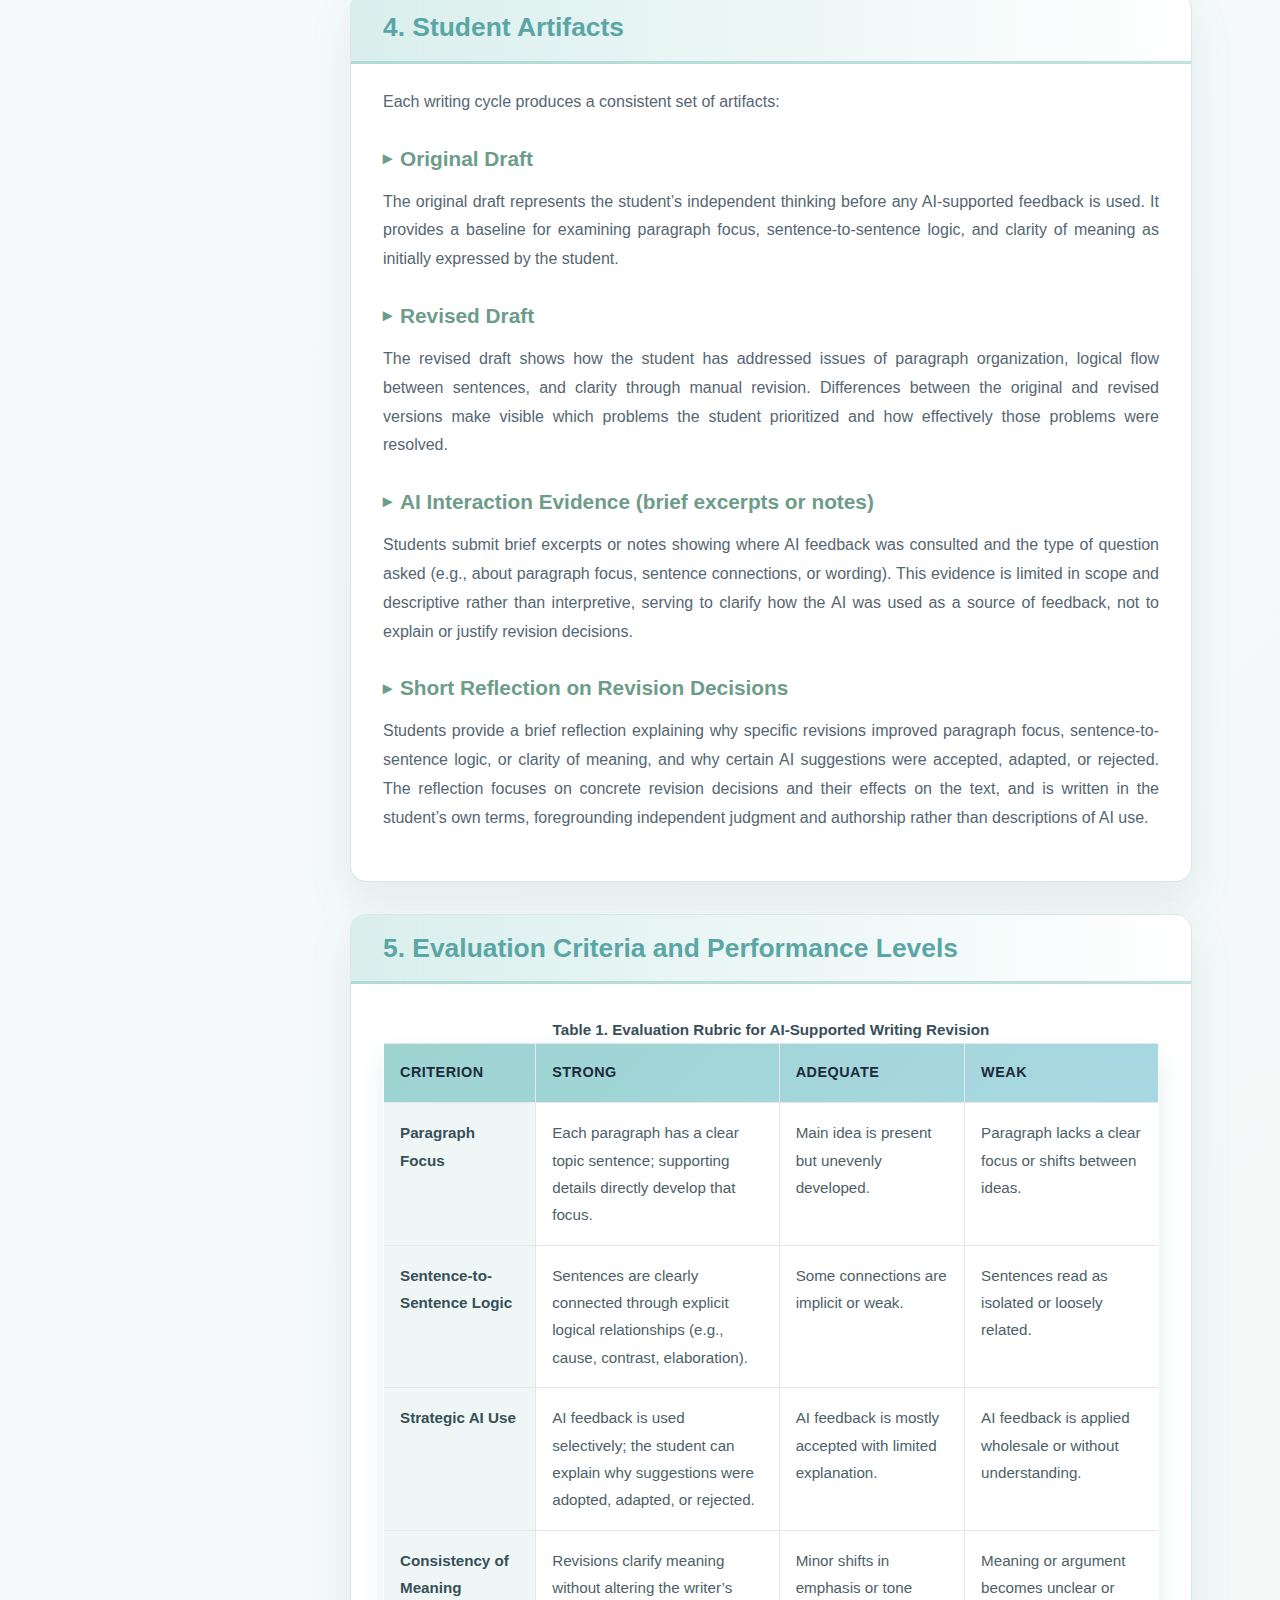
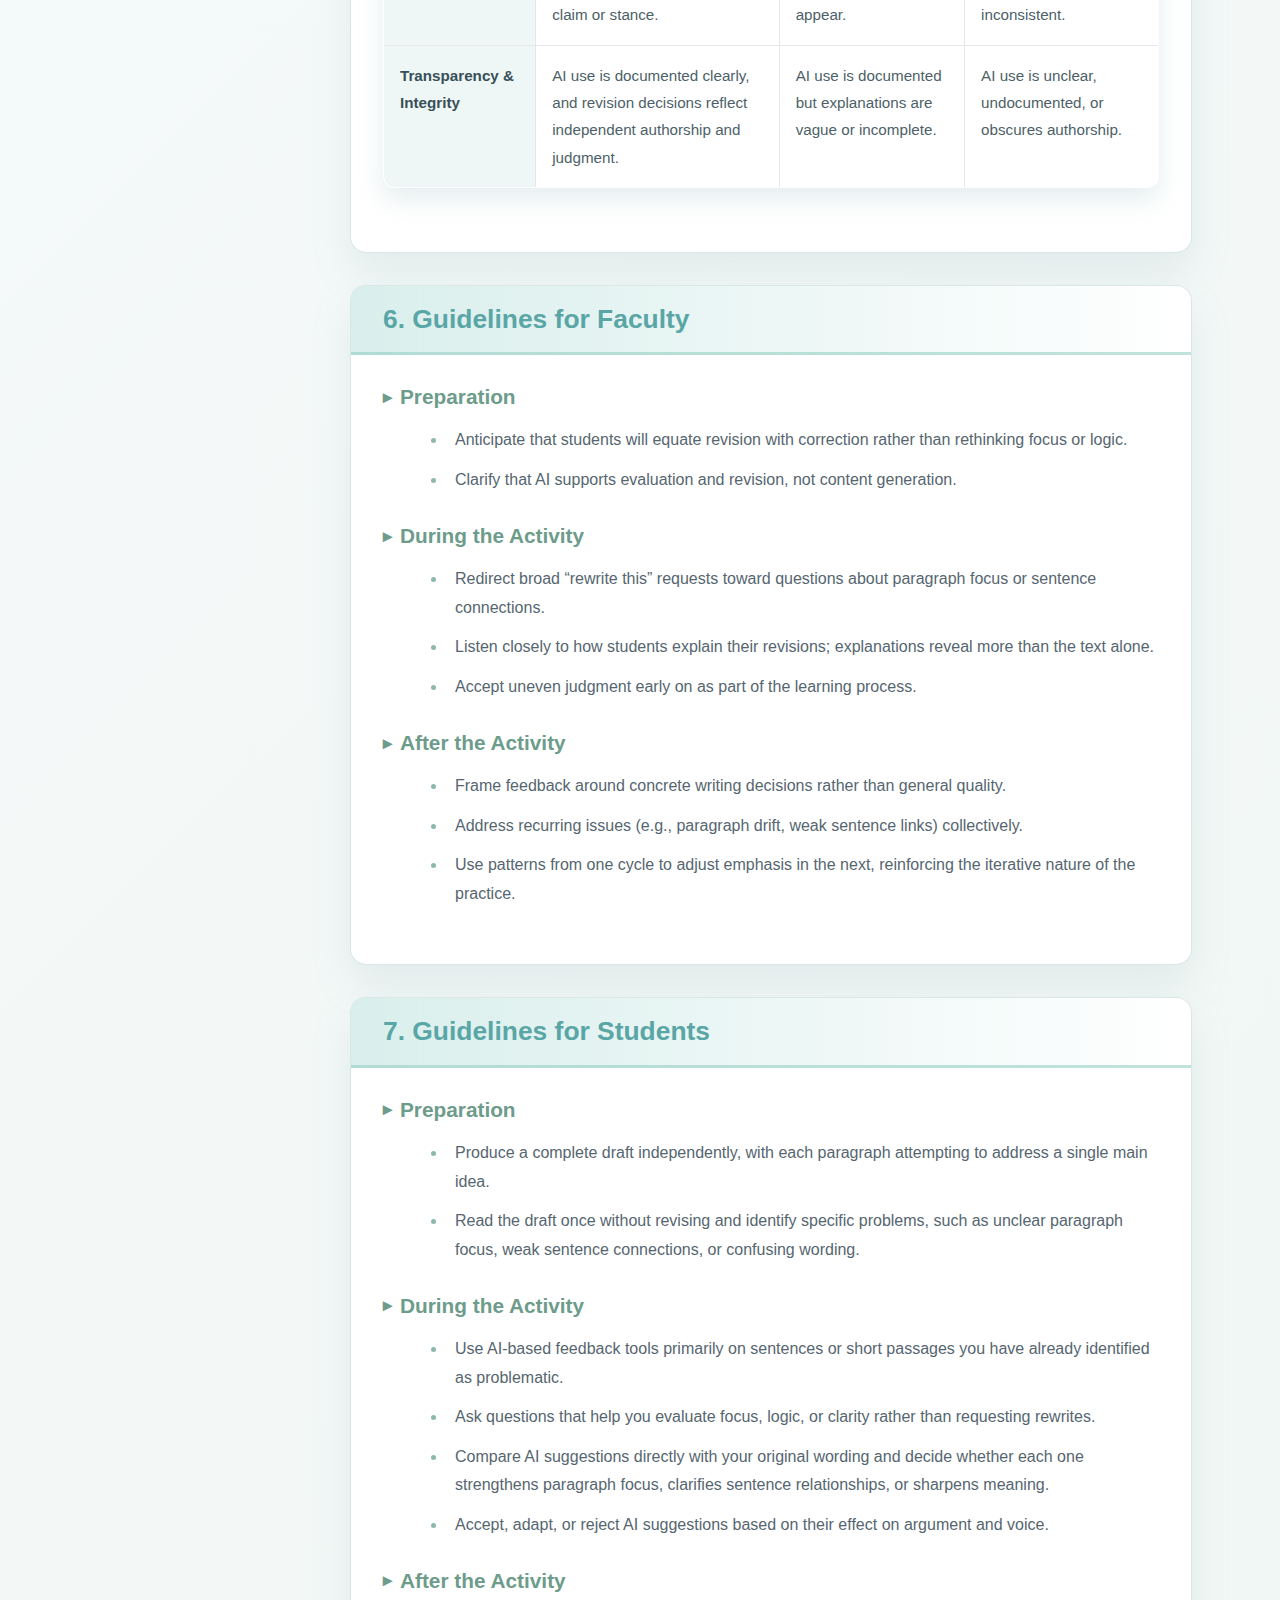
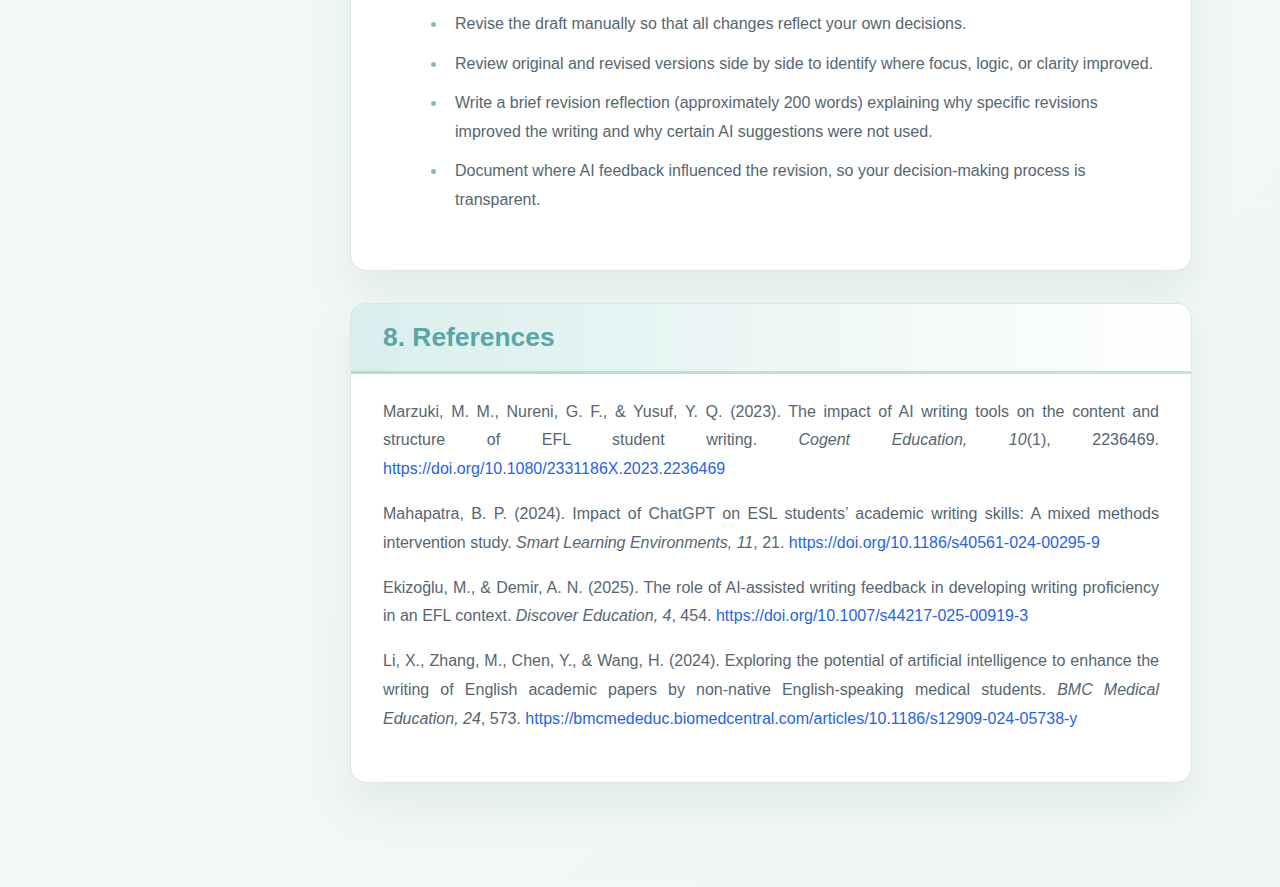
<file: cases/AI-Supported-Revision/index.html>
<!DOCTYPE html>
<html lang="en">
  <head>
    <meta charset="UTF-8" />
    <title>AI-Supported Revision in Undergraduate Academic Writing</title>
    <meta name="viewport" content="width=device-width, initial-scale=1.0" />
    <!-- Global site stylesheet -->
    <link rel="stylesheet" href="/style.css" />
    <style>
      * {
        margin: 0;
        padding: 0;
        box-sizing: border-box;
      }

      html {
        scroll-behavior: smooth;
      }

      body {
        font-family: -apple-system, BlinkMacSystemFont, "Segoe UI", "Roboto",
          "Helvetica Neue", Arial, sans-serif;
        line-height: 1.8;
        color: #43545d;
        background: linear-gradient(135deg, #f9fbff 0%, #f1f7f4 100%);
        min-height: 100vh;
        padding: 0;
        display: flex;
        gap: 0;
      }

      h1,
      h2,
      h3,
      h4 {
        font-weight: 700;
        line-height: 1.3;
      }

      /* H1 - main title */
      h1 {
        font-size: 2.4rem;
        margin-bottom: 0;
        color: #3a6a84;
        text-align: center;
      }

      h1::after {
        display: none;
      }

      /* H2 - top-level section */
      h2 {
        margin: -2rem -2rem 1.5rem -2rem;
        font-size: 1.65rem;
        color: #5aa6a6;
        padding: 1rem 2rem;
        border-left: none;
        background: linear-gradient(
          90deg,
          rgba(213, 237, 234, 0.9) 0%,
          rgba(255, 255, 255, 0.2) 100%
        );
        border-radius: 12px 12px 0 0;
        border-bottom: 3px solid rgba(150, 206, 197, 0.6);
      }

      /* Section Card */
      .section-card {
        background: #ffffff;
        border-radius: 16px;
        padding: 2rem;
        margin-bottom: 2rem;
        box-shadow: 0 20px 40px rgba(120, 165, 169, 0.15);
        border: 1px solid rgba(213, 228, 226, 0.9);
        transition: transform 0.3s ease, box-shadow 0.3s ease;
      }

      .section-card:hover {
        transform: translateY(-5px);
        box-shadow: 0 25px 45px rgba(122, 181, 183, 0.25);
      }

      /* H3 - subsection */
      h3 {
        margin-top: 1.75rem;
        margin-bottom: 1rem;
        font-size: 1.3rem;
        color: #6d9c8b;
        display: flex;
        align-items: center;
        font-weight: 600;
      }

      h3::before {
        content: "▸";
        color: #6d9c8b;
        margin-right: 0.5rem;
        font-size: 1.1rem;
      }

      /* H4 - sub-subsection */
      h4 {
        margin-top: 1.25rem;
        margin-bottom: 0.75rem;
        font-size: 1.15rem;
        color: #486570;
        font-style: normal;
        font-weight: 600;
      }

      p {
        margin: 1rem 0;
        color: #556671;
        text-align: justify;
      }

      ul,
      ol {
        margin: 1rem 0 1.5rem 2rem;
      }

      li {
        margin: 0.65rem 0;
        padding-left: 0.5rem;
        color: #566670;
      }

      ul li::marker {
        color: #8cb9af;
      }

      ol li::marker {
        color: #80b9c4;
        font-weight: 600;
      }

      strong {
        color: #384f59;
        font-weight: 600;
      }

      .container {
        background: transparent;
        border-radius: 0;
        padding: 2rem 3rem;
        max-width: 1100px;
        margin: 0 auto;
        box-shadow: none;
        animation: fadeIn 0.6s ease-in-out;
      }

      /* Fixed page header (hero-style title) – placed under global nav */
      .top-header {
        position: fixed;
        top: 0; /* leave space for global nav bar */
        left: 0;
        right: 0;
        height: 110px;
        background: radial-gradient(
          circle at top left,
          #f9fefe 0%,
          #e4f2f0 35%,
          #f3f9ff 70%,
          #e8f5f2 100%
        );
        box-shadow: 0 14px 32px rgba(116, 157, 163, 0.28);
        z-index: 1200;
        display: flex;
        align-items: center;
      }

      .top-header-inner {
        max-width: 1200px;
        margin: 0 auto;
        width: 100%;
        padding: 0 3rem;
        display: flex;
        align-items: center;
        justify-content: center;
      }

      .top-header h1 {
        font-size: 2.1rem;
        margin: 0;
        text-align: center;
        letter-spacing: 0.04em;
        color: #315f74;
        text-shadow: 0 2px 6px rgba(118, 162, 170, 0.35);
      }

      @keyframes fadeIn {
        from {
          opacity: 0;
          transform: translateY(20px);
        }
        to {
          opacity: 1;
          transform: translateY(0);
        }
      }

      /* Table styling (evaluation criteria) */
      table {
        border-collapse: collapse;
        width: 100%;
        margin: 2rem 0;
        font-size: 0.95rem;
        box-shadow: 0 12px 26px rgba(130, 171, 178, 0.2);
        border-radius: 12px;
        overflow: hidden;
        border: 1px solid rgba(190, 219, 217, 0.8);
      }

      thead {
        background: linear-gradient(135deg, #9dd4d1 0%, #a8d8e2 100%);
        color: #2f4b53;
      }

      thead th {
        padding: 1rem;
        font-weight: 600;
        text-align: left;
        font-size: 0.9rem;
        text-transform: uppercase;
        letter-spacing: 0.5px;
        border: 1px solid #e5e7eb;
      }

      tbody tr {
        border-bottom: 1px solid rgba(213, 228, 226, 0.9);
        transition: background-color 0.3s ease;
      }

      tbody tr:hover {
        background-color: rgba(219, 239, 235, 0.6);
      }

      tbody tr:last-child {
        border-bottom: none;
      }

      tbody td {
        padding: 1rem;
        color: #4d5f68;
        vertical-align: top;
        border: 1px solid #e5e7eb;
      }

      tbody td:first-child {
        font-weight: 600;
        color: #384f59;
        background-color: rgba(232, 244, 242, 0.7);
      }

      /* Scrollbar Styling */
      ::-webkit-scrollbar {
        width: 11px;
      }

      ::-webkit-scrollbar-track {
        background: #edf4f2;
      }

      ::-webkit-scrollbar-thumb {
        background: linear-gradient(135deg, #9fd8cf 0%, #7fc3b6 100%);
        border-radius: 6px;
      }

      ::-webkit-scrollbar-thumb:hover {
        background: linear-gradient(135deg, #7fc3b6 0%, #6ab0a5 100%);
      }

      /* Improved nested lists */
      ul ul,
      ol ul {
        margin: 0.5rem 0 0.5rem 1.5rem;
      }

      /* Local navigation sidebar (Table of Contents) */
      .sidebar {
        position: fixed;
        left: 0;
        top: 110px; /* global nav (≈60) + header (110) */
        width: 270px;
        height: calc(100vh - 110px);
        background: rgba(255, 255, 255, 0.98);
        backdrop-filter: blur(12px);
        box-shadow: 6px 0 25px rgba(125, 163, 169, 0.15);
        padding: 2rem 1.5rem;
        overflow-y: auto;
        z-index: 1000;
        border-right: 1px solid rgba(209, 225, 223, 0.8);
      }

      .sidebar-title {
        font-size: 1.05rem;
        font-weight: 700;
        color: #3f6c7c;
        margin-bottom: 1.6rem;
        padding: 0.55rem 0.9rem;
        border-radius: 999px;
        border: 1px solid rgba(190, 219, 217, 0.9);
        background: linear-gradient(
          135deg,
          rgba(233, 246, 244, 0.95) 0%,
          rgba(219, 239, 235, 0.95) 50%,
          rgba(233, 246, 244, 0.95) 100%
        );
        display: inline-flex;
        align-items: center;
        gap: 0.5rem;
        box-shadow: 0 6px 14px rgba(150, 200, 196, 0.35);
      }

      .nav-menu-local {
        list-style: none;
        margin: 0;
        padding: 0;
      }

      .nav-menu-local li {
        margin: 0;
        padding: 0;
      }

      .nav-menu-local a {
        display: block;
        padding: 0.7rem 1rem;
        color: #58788a;
        text-decoration: none;
        border-radius: 8px;
        transition: all 0.3s ease;
        font-size: 0.95rem;
        border-left: 3px solid transparent;
        margin-bottom: 0.35rem;
      }

      .nav-menu-local a:hover {
        background: rgba(198, 232, 226, 0.6);
        color: #3e6b7a;
        border-left-color: #7ec5b3;
        transform: translateX(4px);
      }

      .nav-menu-local a.active {
        background: rgba(186, 224, 223, 0.9);
        color: #3e6b7a;
        font-weight: 600;
        border-left-color: #64b0a4;
      }

      /* Back to Top Button */
      .back-to-top-item {
        margin-top: 2rem;
        padding-top: 1rem;
        border-top: 2px solid #e0e0e0;
      }

      .back-to-top-link {
        background: linear-gradient(135deg, #8fd2b6 0%, #a6e1c8 100%);
        color: #1f3f46 !important;
        text-align: center;
        font-weight: 600;
        border-radius: 10px;
        border-left: none !important;
        box-shadow: 0 10px 20px rgba(143, 210, 182, 0.4);
      }

      .back-to-top-link:hover {
        background: linear-gradient(135deg, #7ec5a8 0%, #9fdac4 100%);
        color: #163437 !important;
        transform: translateY(-3px);
        box-shadow: 0 14px 24px rgba(122, 199, 171, 0.5);
      }

      /* Main content wrapper */
      .main-wrapper {
        flex: 1;
        margin-left: 270px;
        padding: 2rem 2.5rem 2.5rem 2rem;
        max-width: calc(100% - 270px);
        background: transparent;
        min-height: 100vh;
        margin-top: 110px; /* align with sidebar top */
      }

      .container {
        max-width: 1100px;
        margin: 0 auto;
      }

      /* Mobile menu toggle for local TOC */
      .mobile-menu-toggle {
        display: none;
        position: fixed;
        top: 70px; /* below global nav */
        left: 0.9rem;
        z-index: 1001;
        background: #5aa6a6;
        border: none;
        border-radius: 10px;
        padding: 0.6rem;
        box-shadow: 0 8px 18px rgba(90, 166, 166, 0.35);
        cursor: pointer;
        width: 44px;
        height: 44px;
        align-items: center;
        justify-content: center;
      }

      .mobile-menu-toggle span {
        display: block;
        width: 24px;
        height: 3px;
        background: #ffffff;
        margin: 4px 0;
        border-radius: 2px;
        transition: 0.3s;
      }

      /* Responsive design */
      @media (max-width: 1024px) {
        .sidebar {
          width: 240px;
        }

        .main-wrapper {
          margin-left: 240px;
          max-width: calc(100% - 240px);
        }
      }

      @media (max-width: 768px) {
        .mobile-menu-toggle {
          display: flex;
        }

        .sidebar {
          top: 170px;
          height: calc(100vh - 170px);
          transform: translateX(-100%);
          transition: transform 0.3s ease;
        }

        .sidebar.active {
          transform: translateX(0);
        }

        .main-wrapper {
          margin-left: 0;
          max-width: 100%;
          padding: 1rem 0.75rem 1.5rem;
          margin-top: 190px; /* a bit more space on small screens */
        }

        body {
          padding: 0;
        }

        .container {
          padding: 1.5rem 1rem;
        }

        h1 {
          font-size: 1.8rem;
        }

        h2 {
          font-size: 1.4rem;
        }

        h3 {
          font-size: 1.15rem;
        }

        table {
          font-size: 0.85rem;
        }

        thead th,
        tbody td {
          padding: 0.6rem;
        }
      }
    </style>
  </head>

  <body>
    <!-- Fixed page header (hero-style) -->
    <header class="top-header">
      <div class="top-header-inner">
        <h1>AI-Supported Revision in Undergraduate Academic Writing</h1>
      </div>
    </header>

    <!-- Mobile Toggle for local TOC -->
    <button
      class="mobile-menu-toggle"
      onclick="toggleMenu()"
      aria-label="Toggle local table of contents"
    >
      <span></span>
      <span></span>
      <span></span>
    </button>

    <!-- Local Sidebar Navigation (Table of Contents) -->
    <nav class="sidebar" id="sidebar">
      <div class="sidebar-title">📚 Table of Contents</div>
      <ul class="nav-menu-local">
        <li>
          <a href="#section-1" onclick="closeMobileMenu()"
            >1. Scenario Description</a
          >
        </li>
        <li>
          <a href="#section-2" onclick="closeMobileMenu()"
            >2. Learning Objectives</a
          >
        </li>
        <li>
          <a href="#section-3" onclick="closeMobileMenu()"
            >3. Activity Process</a
          >
        </li>
        <li>
          <a href="#section-4" onclick="closeMobileMenu()"
            >4. Student Artifacts</a
          >
        </li>
        <li>
          <a href="#section-5" onclick="closeMobileMenu()"
            >5. Evaluation Criteria and Performance Levels</a
          >
        </li>
        <li>
          <a href="#section-6" onclick="closeMobileMenu()"
            >6. Guidelines for Faculty</a
          >
        </li>
        <li>
          <a href="#section-7" onclick="closeMobileMenu()"
            >7. Guidelines for Students</a
          >
        </li>
        <li>
          <a href="#section-8" onclick="closeMobileMenu()">8. References</a>
        </li>
        <li class="back-to-top-item">
          <a
            href="#"
            onclick="scrollToTop(); closeMobileMenu(); return false;"
            class="back-to-top-link"
            >⬆ Back to Top</a
          >
        </li>
      </ul>
    </nav>

    <!-- Main Content -->
    <div class="main-wrapper">
      <div class="container">
        <!-- Section 1 -->
        <div class="section-card">
          <h2 id="section-1">1. Scenario Description</h2>

          <p>
            In an undergraduate academic writing course, the instructor works
            with students who have completed basic instruction in academic
            writing and can produce organized drafts, but who remain uncertain
            about how to revise effectively. While most students understand that
            revision is expected, they often treat it as surface
            correction—fixing grammar or wording—rather than as deliberate work
            on paragraph focus, sentence-to-sentence logic, or clarity of
            meaning for an academic reader.
          </p>

          <p>
            Across drafts, several patterns recur. Paragraphs frequently lack a
            clear controlling idea, with topic sentences that do not clearly
            signal what the paragraph will develop. Sentences may be
            individually grammatical but loosely connected, leaving readers to
            infer relationships that should be explicit. Claims are sometimes
            stated clearly but not fully supported or explained, resulting in
            gaps between ideas and evidence. These underlying issues are often
            obscured by language-level problems such as long, tangled sentences
            or repetitive phrasing.
          </p>

          <p>
            Like many instructors teaching writing, this instructor has limited
            capacity to provide timely, repeated, and individualized feedback on
            every draft, particularly at the sentence and paragraph level across
            multiple revision cycles. To address this constraint while
            maintaining student responsibility for writing, the instructor
            integrates a recurring writing practice that occurs approximately
            every two weeks within a 60-minute class session. An AI-based
            feedback tool is incorporated deliberately as support for revision
            and evaluation, not for content generation. The instructor’s primary
            concern is not whether students find AI helpful, but whether they
            can explain why specific revision decisions improve focus, logic, or
            clarity in ways that can be evaluated across drafts over multiple
            cycles.
          </p>
        </div>

        <!-- Section 2 -->
        <div class="section-card">
          <h2 id="section-2">2. Learning Objectives</h2>

          <p>
            Across repeated cycles of this practice, students are expected to
            improve their ability to:
          </p>

          <ul>
            <li>
              Revise paragraphs so that each one has a clear topic sentence and
              supporting details that directly develop that focus, using
              AI-based feedback tools (e.g., ChatGPT, Claude, Gemini)
              selectively to identify and address weaknesses in focus through
              revision, rather than to generate content.
            </li>
            <li>
              Improve sentence-to-sentence clarity and logical flow by
              evaluating AI feedback about wording, connections, or emphasis,
              and demonstrating through revision which suggestions improve
              readability for an academic reader.
            </li>
            <li>
              Increase clarity of meaning by revising sentences that are vague,
              overloaded, or ambiguous, while maintaining the writer’s intended
              claim and stance, as evidenced by consistency across revised
              passages.
            </li>
            <li>
              Explain revision decisions by articulating why specific
              AI-supported or independent changes improved paragraph focus,
              sentence-level clarity, or alignment between claims and supporting
              details, as reflected in differences between original and revised
              drafts, rather than accepting AI feedback automatically.
            </li>
          </ul>

          <p>
            Progress toward these objectives is observed across drafts and
            explanations of revision choices, reflecting developing judgment in
            both writing and responsible AI use.
          </p>
        </div>

        <!-- Section 3 -->
        <div class="section-card">
          <h2 id="section-3">3. Activity Process</h2>

          <h3>Phase 1: Independent Drafting (≈10–15 minutes)</h3>

          <p>
            Students work with a complete draft of a short academic text written
            independently. In some cycles, students draft during class; in
            others, they arrive with a draft prepared in advance. In both cases,
            the emphasis remains on independent drafting before AI use. The
            draft reflects the student’s own ideas and argument and is not
            expected to be polished. Many drafts show promising thinking
            alongside unclear paragraph focus or weak sentence connections. The
            instructor treats the draft as evidence of thinking rather than a
            finished product.
          </p>

          <p>
            Students briefly review their own draft and identify specific areas
            of concern, such as a paragraph whose main point is unclear or a
            sequence of sentences that does not read smoothly. This
            self-identification anchors later feedback.
          </p>

          <h3>Phase 2: Focused Use of AI for Feedback (≈10–15 minutes)</h3>

          <p>
            Students turn to the AI tools with questions about specific
            sentences or short passages they have already identified. In
            practice, some students initially attempt broad requests. When this
            happens, the instructor redirects them briefly and concretely.
          </p>

          <p>A typical contrast at this stage is:</p>

          <ul>
            <li>
              Unfocused request: “Rewrite this paragraph to sound more
              academic.”
            </li>
            <li>
              Focused question: “Does this topic sentence clearly signal what
              the paragraph is about, or is the problem in how the next sentence
              connects to it?”
            </li>
          </ul>

          <p>
            Through repeated redirection, students learn to use AI as a reader
            that highlights possible problems in focus, sentence connections, or
            wording. Learning to identify where focus, logic, or clarity breaks
            down is itself a core learning goal, and early-stage
            misidentification is treated as a normal and productive part of the
            process, supported through brief instructor guidance. AI responses
            sometimes clarify where meaning breaks down and sometimes offer
            alternatives that oversimplify or subtly shift emphasis. The
            instructor reinforces that AI feedback is informational, not
            authoritative.
          </p>

          <h3>Phase 3: Student-Directed Revision (≈15–20 minutes)</h3>

          <p>
            Students revise their drafts manually, deciding which suggestions to
            accept, adapt, or reject. The final authority for all revision
            decisions remains with the student, not the AI tools. At first, many
            students apply suggestions broadly. Over repeated cycles, a common
            shift occurs: students begin to keep revisions that sharpen
            paragraph focus or clarify logical links, while rejecting changes
            that weaken their claim or flatten their voice.
          </p>

          <p>
            This phase makes learning visible. The instructor observes not only
            changes in the text, but changes in how students talk about those
            changes—moving from “the AI said this was better” to “this makes the
            connection between my claim and example clearer.”
          </p>

          <h3>Phase 4: Reflection and Instructor Feedback (≈10–15 minutes)</h3>

          <p>
            Students submit their revised draft with brief notes explaining key
            revision decisions. The reflection focuses on why a change improved
            paragraph focus, sentence flow, or clarity of meaning, not on
            describing AI tools or features.
          </p>

          <p>
            Instructor feedback builds on these explanations, often returning to
            concrete questions such as whether a paragraph now stays focused on
            its main idea, whether sentences guide the reader logically, or
            whether claims and supporting details are better aligned.
          </p>
        </div>

        <!-- Section 4 -->
        <div class="section-card">
          <h2 id="section-4">4. Student Artifacts</h2>

          <p>Each writing cycle produces a consistent set of artifacts:</p>

          <h3>Original Draft</h3>
          <p>
            The original draft represents the student’s independent thinking
            before any AI-supported feedback is used. It provides a baseline for
            examining paragraph focus, sentence-to-sentence logic, and clarity
            of meaning as initially expressed by the student.
          </p>

          <h3>Revised Draft</h3>
          <p>
            The revised draft shows how the student has addressed issues of
            paragraph organization, logical flow between sentences, and clarity
            through manual revision. Differences between the original and
            revised versions make visible which problems the student prioritized
            and how effectively those problems were resolved.
          </p>
          <h3>AI Interaction Evidence (brief excerpts or notes)</h3>
          <p>
            Students submit brief excerpts or notes showing where AI feedback
            was consulted and the type of question asked (e.g., about paragraph
            focus, sentence connections, or wording). This evidence is limited
            in scope and descriptive rather than interpretive, serving to
            clarify how the AI was used as a source of feedback, not to explain
            or justify revision decisions.
          </p>
          <h3>Short Reflection on Revision Decisions</h3>
          <p>
            Students provide a brief reflection explaining why specific
            revisions improved paragraph focus, sentence-to-sentence logic, or
            clarity of meaning, and why certain AI suggestions were accepted,
            adapted, or rejected. The reflection focuses on concrete revision
            decisions and their effects on the text, and is written in the
            student’s own terms, foregrounding independent judgment and
            authorship rather than descriptions of AI use.
          </p>
        </div>

        <!-- Section 5 -->
        <div class="section-card">
          <h2 id="section-5">5. Evaluation Criteria and Performance Levels</h2>

          <table>
            <caption><strong>Table 1. Evaluation Rubric for AI-Supported Writing Revision</strong></caption>
            <thead>
              <tr>
                <th>Criterion</th>
                <th>Strong</th>
                <th>Adequate</th>
                <th>Weak</th>
              </tr>
            </thead>
            <tbody>
              <tr>
                <td>Paragraph Focus</td>
                <td>
                  Each paragraph has a clear topic sentence; supporting details
                  directly develop that focus.
                </td>
                <td>Main idea is present but unevenly developed.</td>
                <td>Paragraph lacks a clear focus or shifts between ideas.</td>
              </tr>
              <tr>
                <td>Sentence-to-Sentence Logic</td>
                <td>
                  Sentences are clearly connected through explicit logical
                  relationships (e.g., cause, contrast, elaboration).
                </td>
                <td>Some connections are implicit or weak.</td>
                <td>Sentences read as isolated or loosely related.</td>
              </tr>
              <tr>
                <td>Strategic AI Use</td>
                <td>
                  AI feedback is used selectively; the student can explain why
                  suggestions were adopted, adapted, or rejected.
                </td>
                <td>
                  AI feedback is mostly accepted with limited explanation.
                </td>
                <td>
                  AI feedback is applied wholesale or without understanding.
                </td>
              </tr>
              <tr>
                <td>Consistency of Meaning</td>
                <td>
                  Revisions clarify meaning without altering the writer’s claim
                  or stance.
                </td>
                <td>Minor shifts in emphasis or tone appear.</td>
                <td>Meaning or argument becomes unclear or inconsistent.</td>
              </tr>
              <tr>
                <td>Transparency &amp; Integrity</td>
                <td>
                  AI use is documented clearly, and revision decisions reflect
                  independent authorship and judgment.
                </td>
                <td>
                  AI use is documented but explanations are vague or incomplete.
                </td>
                <td>
                  AI use is unclear, undocumented, or obscures authorship.
                </td>
              </tr>
            </tbody>
          </table>
        </div>

        <!-- Section 6 -->
        <div class="section-card">
          <h2 id="section-6">6. Guidelines for Faculty</h2>

          <h3>Preparation</h3>

          <ul>
            <li>
              Anticipate that students will equate revision with correction
              rather than rethinking focus or logic.
            </li>
            <li>
              Clarify that AI supports evaluation and revision, not content
              generation.
            </li>
          </ul>

          <h3>During the Activity</h3>

          <ul>
            <li>
              Redirect broad “rewrite this” requests toward questions about
              paragraph focus or sentence connections.
            </li>
            <li>
              Listen closely to how students explain their revisions;
              explanations reveal more than the text alone.
            </li>
            <li>
              Accept uneven judgment early on as part of the learning process.
            </li>
          </ul>

          <h3>After the Activity</h3>

          <ul>
            <li>
              Frame feedback around concrete writing decisions rather than
              general quality.
            </li>
            <li>
              Address recurring issues (e.g., paragraph drift, weak sentence
              links) collectively.
            </li>
            <li>
              Use patterns from one cycle to adjust emphasis in the next,
              reinforcing the iterative nature of the practice.
            </li>
          </ul>
        </div>

        <!-- Section 7 -->
        <div class="section-card">
          <h2 id="section-7">7. Guidelines for Students</h2>

          <h3>Preparation</h3>

          <ul>
            <li>
              Produce a complete draft independently, with each paragraph
              attempting to address a single main idea.
            </li>
            <li>
              Read the draft once without revising and identify specific
              problems, such as unclear paragraph focus, weak sentence
              connections, or confusing wording.
            </li>
          </ul>

          <h3>During the Activity</h3>

          <ul>
            <li>
              Use AI-based feedback tools primarily on sentences or short
              passages you have already identified as problematic.
            </li>
            <li>
              Ask questions that help you evaluate focus, logic, or clarity
              rather than requesting rewrites.
            </li>
            <li>
              Compare AI suggestions directly with your original wording and
              decide whether each one strengthens paragraph focus, clarifies
              sentence relationships, or sharpens meaning.
            </li>
            <li>
              Accept, adapt, or reject AI suggestions based on their effect on
              argument and voice.
            </li>
          </ul>

          <h3>After the Activity</h3>

          <ul>
            <li>
              Revise the draft manually so that all changes reflect your own
              decisions.
            </li>
            <li>
              Review original and revised versions side by side to identify
              where focus, logic, or clarity improved.
            </li>
            <li>
              Write a brief revision reflection (approximately 200 words)
              explaining why specific revisions improved the writing and why
              certain AI suggestions were not used.
            </li>
            <li>
              Document where AI feedback influenced the revision, so your
              decision-making process is transparent.
            </li>
          </ul>
        </div>

        <!-- Section 8 -->
        <div class="section-card">
          <h2 id="section-8">8. References</h2>

          <p>
            Marzuki, M. M., Nureni, G. F., &amp; Yusuf, Y. Q. (2023). The impact
            of AI writing tools on the content and structure of EFL student
            writing. <em>Cogent Education, 10</em>(1), 2236469.
            <a href="https://doi.org/10.1080/2331186X.2023.2236469" target="_blank">https://doi.org/10.1080/2331186X.2023.2236469</a>
          </p>
          <p>
            Mahapatra, B. P. (2024). Impact of ChatGPT on ESL students’ academic
            writing skills: A mixed methods intervention study.
            <em>Smart Learning Environments, 11</em>, 21.
            <a href="https://doi.org/10.1186/s40561-024-00295-9" target="_blank">https://doi.org/10.1186/s40561-024-00295-9</a>
          </p>
          <p>
            Ekizoğlu, M., &amp; Demir, A. N. (2025). The role of AI-assisted
            writing feedback in developing writing proficiency in an EFL
            context. <em>Discover Education, 4</em>, 454.
            <a href="https://doi.org/10.1007/s44217-025-00919-3" target="_blank">https://doi.org/10.1007/s44217-025-00919-3</a>
          </p>
          <p>
            Li, X., Zhang, M., Chen, Y., &amp; Wang, H. (2024). Exploring the
            potential of artificial intelligence to enhance the writing of
            English academic papers by non-native English-speaking medical
            students. <em>BMC Medical Education, 24</em>, 573.
            <a href="https://bmcmededuc.biomedcentral.com/articles/10.1186/s12909-024-05738-y" target="_blank">https://bmcmededuc.biomedcentral.com/articles/10.1186/s12909-024-05738-y</a>
          </p>
        </div>
      </div>
    </div>

    <script>
      const HEADER_HEIGHT = 170; // global nav + fixed header

      function toggleMenu() {
        const sidebar = document.getElementById("sidebar");
        sidebar.classList.toggle("active");
      }

      function closeMobileMenu() {
        if (window.innerWidth <= 768) {
          const sidebar = document.getElementById("sidebar");
          sidebar.classList.remove("active");
        }
      }

      function scrollToTop() {
        window.scrollTo({
          top: 0,
          behavior: "smooth",
        });
      }

      function setActiveNavLink(sectionId) {
        const navLinks = document.querySelectorAll(
          ".nav-menu-local a:not(.back-to-top-link)"
        );
        navLinks.forEach((link) => {
          link.classList.remove("active");
          const href = link.getAttribute("href") || "";
          if (href === "#" + sectionId) {
            link.classList.add("active");
          }
        });
      }

      function setupSectionObserver() {
        const sections = document.querySelectorAll('h2[id^="section-"]');
        if (!("IntersectionObserver" in window) || sections.length === 0) {
          window.addEventListener("scroll", fallbackHighlightOnScroll);
          fallbackHighlightOnScroll();
          return;
        }

        const observerOptions = {
          root: null,
          rootMargin: `-${HEADER_HEIGHT + 20}px 0px -55% 0px`,
          threshold: 0.25,
        };

        let activeId = "";

        const observer = new IntersectionObserver((entries) => {
          let bestEntry = null;

          entries.forEach((entry) => {
            if (entry.isIntersecting) {
              if (
                !bestEntry ||
                entry.intersectionRatio > bestEntry.intersectionRatio
              ) {
                bestEntry = entry;
              }
            }
          });

          if (
            bestEntry &&
            bestEntry.target &&
            bestEntry.target.id !== activeId
          ) {
            activeId = bestEntry.target.id;
            setActiveNavLink(activeId);
          }
        }, observerOptions);

        sections.forEach((section) => observer.observe(section));
      }

      function fallbackHighlightOnScroll() {
        const sections = document.querySelectorAll('h2[id^="section-"]');
        let currentSection = "";
        const scrollPosition = window.scrollY + HEADER_HEIGHT + 30;

        sections.forEach((section) => {
          const rectTop = section.offsetTop;
          const rectHeight = section.offsetHeight;
          if (
            scrollPosition >= rectTop &&
            scrollPosition < rectTop + rectHeight
          ) {
            currentSection = section.id;
          }
        });

        if (currentSection) {
          setActiveNavLink(currentSection);
        }
      }

      function setupSmoothScroll() {
        const navLinks = document.querySelectorAll(
          ".nav-menu-local a:not(.back-to-top-link)"
        );

        navLinks.forEach((link) => {
          link.addEventListener("click", function (event) {
            const href = this.getAttribute("href");
            if (!href || !href.startsWith("#")) return;

            event.preventDefault();
            const targetId = href.substring(1);
            const target = document.getElementById(targetId);
            if (!target) return;

            const targetTop =
              target.getBoundingClientRect().top +
              window.scrollY -
              HEADER_HEIGHT -
              10;

            window.scrollTo({
              top: targetTop,
              behavior: "smooth",
            });

            closeMobileMenu();
          });
        });
      }

      window.addEventListener("load", function () {
        setupSmoothScroll();
        setupSectionObserver();
      });

      document.addEventListener("click", function (event) {
        const sidebar = document.getElementById("sidebar");
        const menuToggle = document.querySelector(".mobile-menu-toggle");

        if (
          window.innerWidth <= 768 &&
          sidebar.classList.contains("active") &&
          !sidebar.contains(event.target) &&
          !menuToggle.contains(event.target)
        ) {
          sidebar.classList.remove("active");
        }
      });
    </script>
  </body>
</html>
</file>
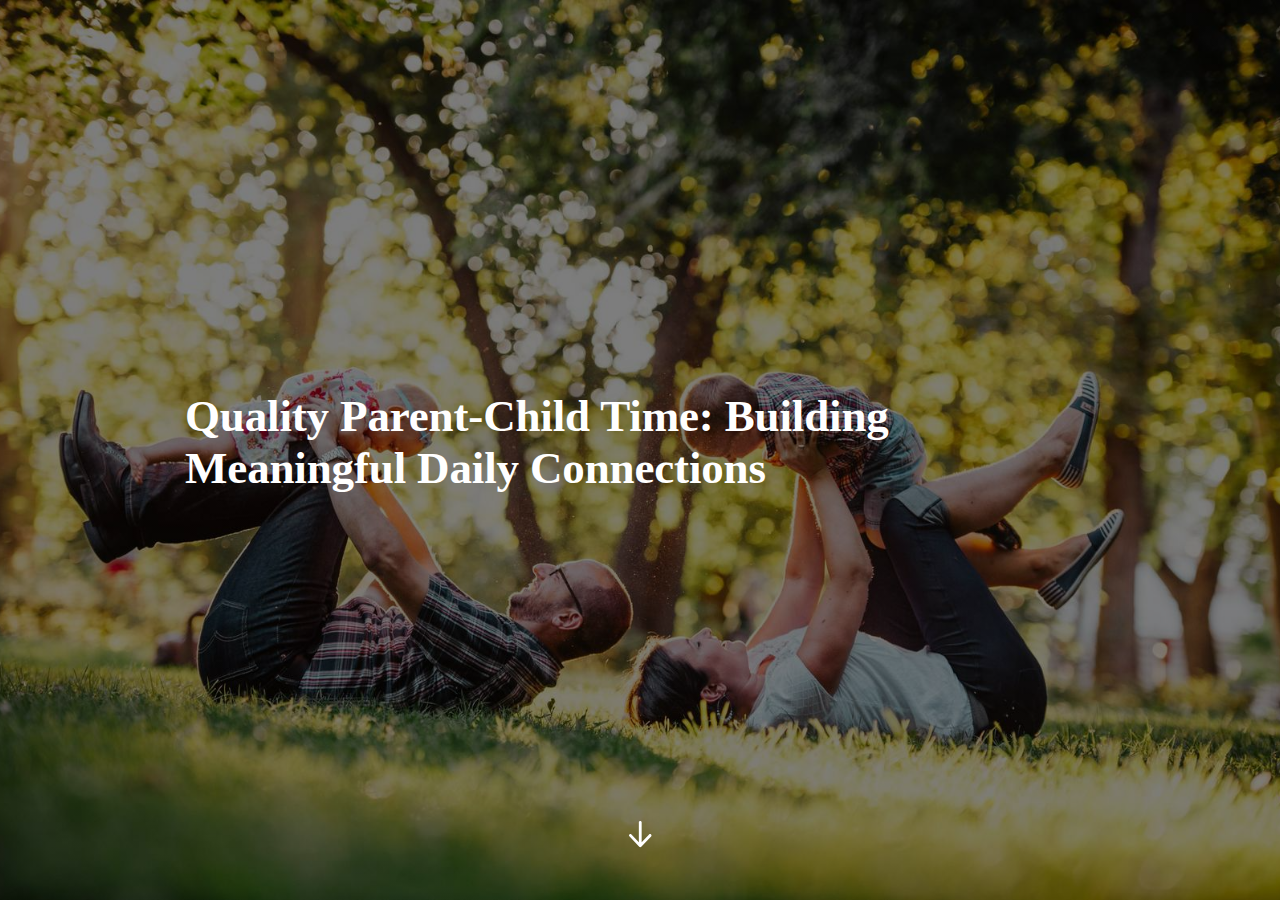
<file: cases/quality-parent-child-time/index.html>
<!DOCTYPE html>
<html lang="en" class="">
  <head>
    <meta http-equiv="X-UA-Compatible" content="IE=edge,chrome=1" />
    <meta name="viewport" content="width=device-width, initial-scale=1" />
    <meta charset="utf-8" />

    <title>
      Quality Parent-Child Time: Building Meaningful Daily Connections
    </title>
    <link type="text/css" rel="stylesheet" href="lib/icomoon.css" />
    <script type="text/javascript" src="lib/player-0.0.11.min.js"></script>
    <script type="text/javascript" src="lib/lzwcompress.js"></script>

    <!-- Resize Hack -->
    <script type="text/javascript">
      window.resizeTo(screen.width, screen.height);
    </script>

    <script id="__ENTRY__" type="application/json">
      { ".js": ["rise/7b468cd3.js"], ".css": ["sandbox/4adfab46.css"] }
    </script>

    <script id="__REMOTE_ENTRIES__" type="application/json">
      {
        "learn_distribution_frontend": { ".js": ["learn_dist/entry.js"] },
        "mondrian": { ".js": ["mondrian/entry.js"] }
      }
    </script>

    <script>
      (function () {
        const jsonp = {};
        const allowOutsideDriver = true;

        function shouldLoad() {
          if (allowOutsideDriver) return true;

          return (
            window.location.protocol === "file:" ||
            (window !== window.parent &&
              typeof window.parent.IsLmsPresent === "function")
          );
        }

        function loadModule(manifest) {
          const p = [];

          if (manifest[".css"] != null) {
            for (var idx = 0; idx < manifest[".css"].length; idx++) {
              p.push(
                new Promise((resolve, reject) => {
                  var link = document.createElement("link");
                  link.onload = resolve;
                  link.onerror = reject;
                  link.rel = "stylesheet";
                  link.href = "lib/" + manifest[".css"][idx];
                  document.body.appendChild(link);
                })
              );
            }
          }

          if (manifest[".js"] != null) {
            for (var idx = 0; idx < manifest[".js"].length; idx++) {
              p.push(
                new Promise((resolve, reject) => {
                  var script = document.createElement("script");
                  script.onload = resolve;
                  script.onerror = reject;
                  script.src = "lib/" + manifest[".js"][idx];
                  document.body.appendChild(script);
                })
              );
            }
          }

          return Promise.all(p);
        }

        function deserialize(str) {
          const buffer = Uint8Array.from(atob(str), (c) => c.charCodeAt(0));
          const json = new TextDecoder().decode(buffer);
          const result = JSON.parse(json);
          return result;
        }

        function __preventLoad() {
          let appDiv = document.getElementById("app");
          let errMsgSpan = document.createElement("span");
          let errMsgText = document.createTextNode(
            "Error: Content launched outside of a supported LMS enviroment."
          );

          errMsgSpan.appendChild(errMsgText);
          appDiv.appendChild(errMsgSpan);

          throw new Error(
            "Content launched outside of a supported LMS enviroment."
          );
        }

        function __loadEntry() {
          return loadModule(
            JSON.parse(document.getElementById("__ENTRY__").textContent)
          );
        }

        function __loadRemoteEntry(name) {
          const manifest = JSON.parse(
            document.getElementById("__REMOTE_ENTRIES__").textContent
          );
          if (manifest[name] == null)
            throw new Error(`Missing manifest for remote entry "${name}".`);
          return loadModule(manifest[name]);
        }

        async function __fetchCourse() {
          return {
            course: {
              id: "mi5dUHV-yiX9qqaQEA5vOf7Z7Kp-oxBg",
              originalId: null,
              author: "aid|e46bbd7d-d14f-54a3-9803-b7058d3c66b6",
              selectedAuthorId: "",
              color: "#f8bfa6",
              navigationMode: "",
              sharePassword: "",
              shareId: "ARro5UnHZrGOhd4afAPkdoZeC2BCSbcC",
              copyOf: "",
              order: "1764293061337",
              fonts: null,
              media: {},
              coverImage: {
                media: {
                  image: {
                    key: "rise/courses/mi5dUHV-yiX9qqaQEA5vOf7Z7Kp-oxBg/fJGFo2Ui7MPORzi2.jpg",
                    crushedKey: "3-yOYFOGV-RJuvP2.jpg",
                    dimensions: {
                      originalWidth: 1680,
                      originalHeight: 1121,
                    },
                    isSkipCrush: false,
                    originalUrl: "stock-image.jpg",
                    sourcedFrom: "LIBRARY",
                    useCrushedKey: true,
                    src: "https://cdn.articulate.com/assets/rise/assets/themes/classic/cover-image/21_architecture.jpg",
                  },
                },
              },
              lessons: [
                {
                  author: "aid|e46bbd7d-d14f-54a3-9803-b7058d3c66b6",
                  courseId: "mi5dUHV-yiX9qqaQEA5vOf7Z7Kp-oxBg",
                  createdAt: "2025-11-10T17:13:19.735Z",
                  deleted: false,
                  description: "",
                  duplicatedFromId: "",
                  experiments: null,
                  headerImage: {},
                  icon: null,
                  id: "PBUa2IoFTlveEN0RSYrTdIBOz92QkCpm",
                  isPartnerContentAuthor: false,
                  lastUpdatedBy: "aid|e46bbd7d-d14f-54a3-9803-b7058d3c66b6",
                  media: {},
                  metadata: null,
                  originalId: null,
                  piles: [],
                  position: null,
                  ready: true,
                  selectedAuthorId: "none",
                  settings: {},
                  sourceLessonLocaleId: null,
                  title: "",
                  transferredAt: null,
                  type: "blocks",
                  updatedAt: "2025-11-28T00:55:14.061Z",
                  items: [
                    {
                      id: "cmihpnjkv03eq3b6ooi79inhp",
                      type: "text",
                      items: [
                        {
                          id: "cmihpnjkv03ew3b6otlj05o70",
                          heading:
                            '<div data-editor-id="bf2f5fb2-4772-42f0-abc5-8052b0197515"><p><span style="color: #2580cc; text-decoration: inherit">Introduction</span></p></div>',
                          paragraph:
                            '<div data-editor-id="378ad74f-7caa-4282-8e9c-1f37fcaa45af"><p><span style="color: rgb(0, 0, 0); text-decoration: inherit"><span>Many families today share the same physical space but still struggle to feel genuinely connected. Work, school, and screens compete for everyone’s attention, and even small distractions can pull us out of the moment.</span></span></p><p><span style="color: rgb(0, 0, 0); text-decoration: inherit"><span>This module explores why the quality of attention matters and how a few simple, everyday habits can help parents feel closer to their children. Even small shifts in awareness can make a difference. They help you be more present and make the time with your child feel more genuine.</span></span></p></div>',
                        },
                      ],
                      family: "text",
                      variant: "heading paragraph",
                      settings: {
                        cardMode: "WHITE",
                        paddingTop: 3,
                        quotesInline: false,
                        audioPosition: "bottom",
                        paddingBottom: 3,
                        paddingLinked: true,
                        backgroundType: "LIGHT",
                        backgroundColor: "",
                        entranceAnimation: true,
                        markerColorContrast: "AUTO",
                        snippetColorContrast: "AUTO",
                        customBackgroundColorContrast: "AUTO",
                      },
                      background: {
                        media: {
                          image: {
                            type: "image",
                            sourcedFrom: "DEFAULT",
                            useCrushedKey: false,
                          },
                        },
                      },
                      globalBlockId: "5055e825-8d2c-4929-998d-051216717c20",
                    },
                    {
                      id: "cmihuruwz03g83b6okv0xtu0i",
                      type: "text",
                      items: [
                        {
                          id: "cmihurux103ge3b6o2ivxmcwn",
                          heading:
                            '<div data-editor-id="9432fab4-1627-408b-ad17-7799ba290116"><p><span style="color: #efefef; text-decoration: inherit">Learning Objectives</span></p></div>',
                          paragraph:
                            '<div data-editor-id="7e2ab38c-e94e-4c1b-9f15-14edf373251f"><ol><li><p style="text-align: left"><span style="color: #ffffff; text-decoration: inherit"><strong>Identify</strong> at least three examples of quality parent-child interactions after viewing a short comparison video.</span></p></li><li><p style="text-align: left"><span style="color: #ffffff; text-decoration: inherit"><strong>Explain</strong> in their own words the difference between “quantity of time” and “quality of time,” including one personal example.</span></p></li><li><p style="text-align: left"><span style="color: #ffffff; text-decoration: inherit"><strong>Select</strong> </span><span><span style="color: #ffffff; text-decoration: inherit"><span>the response that best supports the child’s feelings and strengthens connection in short, scenario-based questions.</span></span></span></p></li><li><p style="text-align: left"><span style="color: #ffffff; text-decoration: inherit"><strong>Create</strong> one small, realistic action to try the next day and <strong>self-rate</strong> their commitment on a 1–5 scale.</span></p></li></ol><p></p></div>',
                        },
                      ],
                      family: "text",
                      variant: "heading paragraph",
                      settings: {
                        v: 2,
                        cardMode: "WHITE",
                        paddingTop: 3,
                        accentColor: null,
                        quotesInline: false,
                        audioPosition: "bottom",
                        paddingBottom: 3,
                        paddingLinked: true,
                        backgroundType: "IMAGE",
                        entranceAnimation: true,
                        attachedToNextBlock: false,
                        markerColorContrast: "AUTO",
                        snippetColorContrast: "AUTO",
                        customBackgroundColorContrast: "AUTO",
                      },
                      background: {
                        media: {
                          image: {
                            key: "rise/courses/mi5dUHV-yiX9qqaQEA5vOf7Z7Kp-oxBg/_NTdqGS8SjK8iP2P.jpg",
                            type: "image",
                            alpha: 0.5,
                            crushedKey: "stock-image.jpg",
                            dimensions: {
                              originalWidth: 1680,
                              originalHeight: 1118,
                            },
                            isSkipCrush: false,
                            originalUrl: "stock-image.jpg",
                            sourcedFrom: "LIBRARY",
                            useCrushedKey: true,
                          },
                        },
                      },
                      globalBlockId: "5a85aec3-7b77-441d-afdb-c169b72c8d7f",
                    },
                    {
                      id: "cmhtfb67p00183p7gsnk1gzdr",
                      type: "text",
                      items: [
                        {
                          id: "cmhtfb67q001e3p7g71ib8ljy",
                          heading:
                            '<div data-editor-id="0a4ae3e4-df8e-4e05-85c8-a6713051e05a"><p>Why Quality Time Matters More Than Quantity</p></div>',
                          paragraph:
                            '<div data-editor-id="f79d21ea-58ff-43df-b601-826dda797766"><p><span style="color: rgb(0, 0, 0); text-decoration: inherit"><span>Have you ever been in the same room with your child but felt your mind was somewhere else?</span></span></p><p><span style="color: rgb(0, 0, 0); text-decoration: inherit"><span>Many parents face this without realizing how much it affects connection.</span></span></p><p><span style="color: rgb(0, 0, 0); text-decoration: inherit"><span>The short video below will help you notice the difference between being “physically present” and being&nbsp;</span><strong><span>emotionally engaged</span></strong><span>&nbsp;— and why even one minute of full attention can make a big difference.</span></span></p></div>',
                        },
                      ],
                      family: "text",
                      variant: "heading paragraph",
                      settings: {
                        cardMode: "WHITE",
                        paddingTop: 3,
                        quotesInline: false,
                        audioPosition: "bottom",
                        paddingBottom: 3,
                        paddingLinked: true,
                        backgroundType: "LIGHT",
                        backgroundColor: "",
                        entranceAnimation: true,
                        attachedToNextBlock: false,
                        markerColorContrast: "AUTO",
                        snippetColorContrast: "AUTO",
                        customBackgroundColorContrast: "AUTO",
                      },
                      background: {
                        media: {
                          image: {
                            type: "image",
                            sourcedFrom: "DEFAULT",
                            useCrushedKey: false,
                          },
                        },
                      },
                      globalBlockId: "513cfa91-9350-49df-9be0-a87f3911ad8a",
                    },
                    {
                      id: "cmhtg7cqx005v3p7g878lrqd9",
                      type: "multimedia",
                      items: [
                        {
                          id: "cmhtg7cqx005w3p7g97cfei8x",
                          media: {
                            embed: {
                              src: '<iframe width="560" height="315" src="https://www.youtube.com/embed/vdZBTo3pfco?si=TsX4J_WyQKhAOT_c" title="YouTube video player" frameborder="0" allow="accelerometer; autoplay; clipboard-write; encrypted-media; gyroscope; picture-in-picture; web-share" referrerpolicy="strict-origin-when-cross-origin" allowfullscreen></iframe>',
                              type: "embed",
                              embedType: "iframe",
                              originalUrl:
                                '<iframe width="560" height="315" src="https://www.youtube.com/embed/vdZBTo3pfco?si=TsX4J_WyQKhAOT_c" title="YouTube video player" frameborder="0" allow="accelerometer; autoplay; clipboard-write; encrypted-media; gyroscope; picture-in-picture; web-share" referrerpolicy="strict-origin-when-cross-origin" allowfullscreen></iframe>',
                            },
                          },
                        },
                      ],
                      family: "multimedia",
                      variant: "embed",
                      settings: {
                        cardMode: "WHITE",
                        paddingTop: 3,
                        quotesInline: false,
                        paddingBottom: 3,
                        paddingLinked: true,
                        backgroundType: "LIGHT",
                        backgroundColor: "",
                        entranceAnimation: true,
                        attachedToNextBlock: false,
                        markerColorContrast: "AUTO",
                        snippetColorContrast: "AUTO",
                        customBackgroundColorContrast: "AUTO",
                      },
                      background: {
                        media: {
                          image: {
                            type: "image",
                            sourcedFrom: "DEFAULT",
                            useCrushedKey: false,
                          },
                        },
                      },
                      globalBlockId: "2a2263ff-a1a5-4694-9acb-b2b8f0edbe7d",
                    },
                    {
                      id: "cmihxrtk604iy3b6nx87ybh4v",
                      type: "text",
                      items: [
                        {
                          id: "cmihxrtk704j43b6n16za3kgn",
                          heading:
                            '<div data-editor-id="5fb64f52-153a-4de7-94da-e50ddefa11b8"><p><span style="color: #ffffff; text-decoration: inherit">Core Content Overview</span></p></div>',
                          paragraph:
                            '<div data-editor-id="d721de83-6a00-4f19-993a-3471cc68b4e0"><p style="text-align: justify"><span><span style="color: rgb(0, 0, 0); text-decoration: inherit"><span>This section introduces the key ideas of the lesson, including quality time, connection skills, and simple everyday strategies, and presents them through short video examples, infographics, visuals, and interactive activities.</span></span></span></p></div>',
                        },
                      ],
                      family: "text",
                      variant: "heading paragraph",
                      settings: {
                        v: 2,
                        cardMode: "WHITE",
                        paddingTop: 3,
                        accentColor: null,
                        quotesInline: false,
                        audioPosition: "bottom",
                        paddingBottom: 3,
                        paddingLinked: true,
                        backgroundType: "COLOR",
                        backgroundColor: "#f8c9a6",
                        entranceAnimation: true,
                        attachedToNextBlock: false,
                        markerColorContrast: "AUTO",
                        snippetColorContrast: "AUTO",
                        customBackgroundColorContrast: "AUTO",
                      },
                      background: {},
                      globalBlockId: "82367118-30da-4c1b-adbd-146f9de864f4",
                    },
                    {
                      id: "cmi94gz7x07m33p7g4sypse64",
                      type: "image",
                      items: [
                        {
                          id: "cmi94gz7y07m53p7gyxyiejkt",
                          media: {
                            image: {
                              key: "rise/courses/mi5dUHV-yiX9qqaQEA5vOf7Z7Kp-oxBg/7dNOZDkUI83q28Z5.jpg",
                              type: "image",
                              isSquare: false,
                              crushedKey:
                                "From%20Attention%20to%20Presence.jpg",
                              dimensions: {
                                top: 0,
                                left: 0,
                                width: 600,
                                height: 1499,
                                originalWidth: 600,
                                originalHeight: 1499,
                              },
                              isSkipCrush: false,
                              originalUrl: "From Attention to Presence.png",
                              sourcedFrom: "USER",
                              originalImage: {
                                key: "rise/courses/mi5dUHV-yiX9qqaQEA5vOf7Z7Kp-oxBg/scc-pyR-ytJbf2CB.png",
                                type: "image",
                                crushedKey:
                                  "rise/courses/mi5dUHV-yiX9qqaQEA5vOf7Z7Kp-oxBg/v2Z8JH235aGjaB4a.jpg",
                                dimensions: {
                                  originalWidth: 600,
                                  originalHeight: 1499,
                                },
                                isSkipCrush: false,
                                originalUrl: "From Attention to Presence.png",
                                sourcedFrom: "USER",
                                useCrushedKey: true,
                              },
                              useCrushedKey: true,
                            },
                          },
                          caption:
                            '<div data-editor-id="786f29f8-f178-43c9-bc7b-1922c6edac61"><p><span style="font-size: 1.3rem"><span style="color: rgb(0, 0, 0); text-decoration: inherit">These four steps help you shift your attention and show up with presence.</span></span></p><p><span style="font-size: 1.3rem"><span style="color: rgb(0, 0, 0); text-decoration: inherit">In the next section, you’ll take a closer look at three everyday skills that parents use to build connection: attention, emotion, and shared action.</span></span></p></div>',
                        },
                      ],
                      family: "gallery",
                      variant: "centered",
                      settings: {
                        opacity: 0.5,
                        cardMode: "WHITE",
                        paddingTop: 3,
                        zoomOnClick: true,
                        opacityColor: "#000000",
                        quotesInline: false,
                        paddingBottom: 3,
                        paddingLinked: true,
                        backgroundType: "LIGHT",
                        backgroundColor: "",
                        entranceAnimation: true,
                        markerColorContrast: "AUTO",
                        snippetColorContrast: "AUTO",
                        customBackgroundColorContrast: "AUTO",
                      },
                      background: {
                        media: {
                          image: {
                            type: "image",
                            sourcedFrom: "DEFAULT",
                            useCrushedKey: false,
                          },
                        },
                      },
                      globalBlockId: "163985b5-50ec-4d75-91dd-4b61292fe7b1",
                    },
                    {
                      id: "cmhtfptxf00583p7g7lg0bx0k",
                      type: "image",
                      items: [
                        {
                          id: "cmhtfptxf005b3p7g82v1ybja",
                          media: {
                            image: {
                              key: "rise/courses/mi5dUHV-yiX9qqaQEA5vOf7Z7Kp-oxBg/5DAjO_JqeDTiBCB_.png",
                              type: "image",
                              crushedKey: "ZL-Left%20hand.jpg",
                              dimensions: {
                                originalWidth: 428,
                                originalHeight: 483,
                              },
                              isSkipCrush: false,
                              originalUrl: "ZL-Left hand.png",
                              sourcedFrom: "USER",
                              useCrushedKey: true,
                            },
                          },
                          caption: "",
                          paragraph:
                            '<div data-editor-id="58157ea5-7c4d-423d-baf6-06712b6b2812"><p><span style="font-size: 2.6rem"><span style="color: rgb(0, 0, 0); text-decoration: inherit"><strong>Your Quick Reflection</strong></span></span></p><p><span><span style="color: rgb(0, 0, 0); text-decoration: inherit"><span>After watching the video and the quick guide above, what’s one small change you could try in your daily routine to bring more</span></span><span style="color: #f57926; text-decoration: inherit"><strong><span> “quality time” </span></strong></span><span style="color: rgb(0, 0, 0); text-decoration: inherit"><span>into your day with your child?</span></span></span></p><p><span style="color: rgb(70, 84, 120); text-decoration: inherit">“Which small change do you want to start with?”</span></p><p></p></div>',
                        },
                      ],
                      family: "image",
                      variant: "text aside",
                      settings: {
                        opacity: 0.5,
                        cardMode: "WHITE",
                        paddingTop: 3,
                        zoomOnClick: true,
                        opacityColor: "#000000",
                        quotesInline: false,
                        paddingBottom: 3,
                        paddingLinked: true,
                        backgroundType: "LIGHT",
                        backgroundColor: "",
                        entranceAnimation: true,
                        markerColorContrast: "AUTO",
                        snippetColorContrast: "AUTO",
                        customBackgroundColorContrast: "AUTO",
                      },
                      background: {
                        media: {
                          image: {
                            type: "image",
                            sourcedFrom: "DEFAULT",
                            useCrushedKey: false,
                          },
                        },
                      },
                      globalBlockId: "12e927e2-3532-4cf4-9dd9-f4db967e9d60",
                    },
                    {
                      id: "cmhtgmwpj006k3p7ge9hrad01",
                      type: "knowledgeCheck",
                      items: [
                        {
                          id: "cmhtgmwpk006l3p7glcb9n58c",
                          type: "MULTIPLE_CHOICE",
                          title:
                            '<div data-editor-id="e41eec3d-c527-43bf-99b1-32269bf35fec"><p><span><span style="color: rgb(0, 0, 0); text-decoration: inherit"><strong><span>Which small change would you like to start with this week?</span></strong></span></span></p></div>',
                          answers: [
                            {
                              id: "cmhtgmwpk006m3p7gocpu0lhl",
                              title:
                                '<div data-editor-id="89e9fe48-98dd-4e6a-b3c5-08812be78193"><p><span><span style="color: rgb(0, 0, 0); text-decoration: inherit"><span>Putting my phone away during family time</span></span></span></p></div>',
                              correct: true,
                            },
                            {
                              id: "cmhtgmwpk006n3p7g4c0bra04",
                              title:
                                '<div data-editor-id="a2661901-a73f-4163-a9e8-7e8b502d370a"><p><span><span style="color: rgb(0, 0, 0); text-decoration: inherit"><span>Listening to my child’s story before bedtime</span></span></span></p></div>',
                              correct: false,
                            },
                            {
                              id: "cmhtgnqih007h3p7gc30at1g2",
                              title:
                                '<div data-editor-id="b3d5355f-a9fe-4d44-b207-0ebf215c2ff3"><p><span><span style="color: rgb(0, 0, 0); text-decoration: inherit"><span>Eating one meal together without distractions</span></span></span></p></div>',
                              correct: false,
                            },
                            {
                              id: "cmhtgoqpu007l3p7gl0k7rdjv",
                              title:
                                '<div data-editor-id="c8756c9d-6b73-4718-8e1a-491438c76ad6"><p><span><span style="color: rgb(0, 0, 0); text-decoration: inherit"><span>Giving my child more eye contact when talking</span></span></span></p></div>',
                              correct: false,
                            },
                            {
                              id: "cmhtgp1pu007n3p7gssvy2hlv",
                              title:
                                '<div data-editor-id="93d6e499-81ac-425f-b840-aa8f27068fb0"><p><span><span style="color: rgb(0, 0, 0); text-decoration: inherit"><span>Taking a short walk or doing something small together</span></span></span></p></div>',
                              correct: false,
                            },
                          ],
                          feedback:
                            '<div data-editor-id="b0de1dd2-96aa-4c8d-b5b6-20e1357ba96b"><p><span><span style="color: rgb(0, 0, 0); text-decoration: inherit"><span>Great choice!</span></span></span><span style="color: rgb(0, 0, 0); text-decoration: inherit"><span><br class="break-when-trailing"></span></span><span><span style="color: rgb(0, 0, 0); text-decoration: inherit"><span>Even one small change can make a big difference in how connected you feel with your child.</span></span></span></p></div>',
                          feedbackType: "ANY",
                          feedbackCorrect:
                            '<div data-editor-id="91b5b67c-26b0-416c-825c-67df2b2776ee"><p>Even one small change can make a difference.</p></div>',
                        },
                      ],
                      family: "knowledgeCheck",
                      variant: "multiple choice",
                      settings: {
                        v: 2,
                        cardMode: "WHITE",
                        paddingTop: 3,
                        accentColor: null,
                        quotesInline: false,
                        paddingBottom: 3,
                        paddingLinked: true,
                        backgroundType: "LIGHT",
                        entranceAnimation: true,
                        markerColorContrast: "AUTO",
                        requireCorrectAnswer: false,
                        revealCorrectAnswers: true,
                        snippetColorContrast: "AUTO",
                        customBackgroundColorContrast: "AUTO",
                      },
                      background: {
                        media: {
                          image: {
                            type: "image",
                            sourcedFrom: "DEFAULT",
                            useCrushedKey: false,
                          },
                        },
                      },
                      globalBlockId: "fca3a001-3fb1-43f6-9492-e9e93151da4f",
                    },
                    {
                      id: "cmhu1jezx00aq3p7g9dqoyuit",
                      type: "interactive",
                      items: [
                        {
                          id: "cmhu1jezx00ar3p7gghqcx3tp",
                          back: {
                            type: "fullimage",
                            media: {
                              image: {
                                key: "rise/courses/mi5dUHV-yiX9qqaQEA5vOf7Z7Kp-oxBg/EjzbznX3wl1HgMEM.jpg",
                                type: "image",
                                crushedKey: "4Wx1Pt/stock-image.jpg",
                                dimensions: {
                                  originalWidth: 1680,
                                  originalHeight: 1120,
                                },
                                isSkipCrush: false,
                                originalUrl: "stock-image.jpg",
                                sourcedFrom: "LIBRARY",
                                useCrushedKey: true,
                              },
                            },
                            description: "Back of card 1",
                          },
                          front: {
                            media: {
                              image: {
                                key: "assets/rise/assets/block-defaults/mountains.jpg",
                                src: "cVgCcu/mountains.jpg",
                                type: "image",
                                thumbnail:
                                  "https://cdn.articulate.com/assets/rise/assets/block-defaults/mountains_thumb.jpg",
                                dimensions: {
                                  originalWidth: 1680,
                                  originalHeight: 1120,
                                },
                                originalUrl: "mountains.jpg",
                                sourcedFrom: "DEFAULT",
                              },
                            },
                            description:
                              '<div data-editor-id="e5068589-92df-4cc4-8064-6ec51d55f318"><p style="text-align: center"><span style="font-size: 2.4rem"><strong>Attention</strong></span></p><p style="text-align: left"><span style="color: rgb(0, 0, 0); text-decoration: inherit">Put your phone face down when your child starts talking. Even one minute of full focus counts.</span></p></div>',
                          },
                        },
                        {
                          id: "cmhu1jezx00as3p7ge2v4f1y0",
                          back: {
                            type: "fullimage",
                            media: {
                              image: {
                                key: "rise/courses/mi5dUHV-yiX9qqaQEA5vOf7Z7Kp-oxBg/e4SLefBE69fNLt9P.jpg",
                                type: "image",
                                crushedKey: "Emotion%20Connection_New.jpg",
                                dimensions: {
                                  originalWidth: 1042,
                                  originalHeight: 752,
                                },
                                isSkipCrush: false,
                                originalUrl: "Emotion Connection_New.jpg",
                                sourcedFrom: "USER",
                                useCrushedKey: true,
                              },
                            },
                            description: "Back of card 2",
                          },
                          front: {
                            media: {
                              image: {
                                key: "assets/rise/assets/block-defaults/mountains.jpg",
                                src: "cVgCcu/mountains.jpg",
                                type: "image",
                                thumbnail:
                                  "https://cdn.articulate.com/assets/rise/assets/block-defaults/mountains_thumb.jpg",
                                dimensions: {
                                  originalWidth: 1680,
                                  originalHeight: 1120,
                                },
                                originalUrl: "mountains.jpg",
                                sourcedFrom: "DEFAULT",
                              },
                            },
                            description:
                              '<div data-editor-id="4cabbacf-27c4-41fc-b16b-08ca1201ad42"><p style="text-align: center"><span style="font-size: 2.4rem"><span style="color: rgb(0, 0, 0); text-decoration: inherit"><strong>Emotion</strong></span></span></p><p><span><span style="color: rgb(0, 0, 0); text-decoration: inherit"><span>Show interest in what they say — nod, smile, or ask, “How did that make you feel?”</span></span></span></p></div>',
                          },
                        },
                        {
                          id: "cmhu1jezx00at3p7gaq7wjivq",
                          back: {
                            type: "fullimage",
                            media: {
                              image: {
                                key: "rise/courses/mi5dUHV-yiX9qqaQEA5vOf7Z7Kp-oxBg/Dn3HZ68XVJNd_zOK.jpg",
                                type: "image",
                                crushedKey: "_BIG2k/stock-image.jpg",
                                dimensions: {
                                  originalWidth: 1680,
                                  originalHeight: 1120,
                                },
                                isSkipCrush: false,
                                originalUrl: "stock-image.jpg",
                                sourcedFrom: "LIBRARY",
                                useCrushedKey: true,
                              },
                            },
                            description: "Back of card 3",
                          },
                          front: {
                            media: {
                              image: {
                                key: "assets/rise/assets/block-defaults/mountains.jpg",
                                src: "cVgCcu/mountains.jpg",
                                type: "image",
                                thumbnail:
                                  "https://cdn.articulate.com/assets/rise/assets/block-defaults/mountains_thumb.jpg",
                                dimensions: {
                                  originalWidth: 1680,
                                  originalHeight: 1120,
                                },
                                originalUrl: "mountains.jpg",
                                sourcedFrom: "DEFAULT",
                              },
                            },
                            description:
                              '<div data-editor-id="4d0886cb-53de-4a50-97fa-d472e125f76e"><p><span style="font-size: 2.4rem"><span style="color: rgb(0, 0, 0); text-decoration: inherit"><strong>Shared Action</strong></span></span></p><p><span><span style="color: rgb(0, 0, 0); text-decoration: inherit"><span>Join your child for a quick activity, like drawing together or sharing a bedtime story.</span></span></span></p></div>',
                          },
                        },
                      ],
                      family: "flashcard",
                      variant: "flashcard",
                      settings: {
                        v: 2,
                        cardMode: "WHITE",
                        paddingTop: 3,
                        accentColor: null,
                        quotesInline: false,
                        paddingBottom: 3,
                        paddingLinked: true,
                        backgroundType: "LIGHT",
                        backgroundColor: null,
                        entranceAnimation: true,
                        markerColorContrast: "AUTO",
                        snippetColorContrast: "AUTO",
                        customBackgroundColorContrast: "AUTO",
                      },
                      background: {},
                      globalBlockId: "8573f1a8-6576-46dc-a617-298ec0418072",
                    },
                    {
                      id: "cmhu2hwhf00fa3p7gzs7kbudt",
                      type: "quote",
                      items: [
                        {
                          id: "cmhu2hwhg00fe3p7g8ttmaayc",
                          name: '<div data-editor-id="c6172219-226b-4f33-af27-c820b4b010ba"><p><span style="font-size: 1.8rem"><strong>- </strong><span style="color: rgb(0, 0, 0); text-decoration: inherit"><strong><span>Turning Ideas into Daily Habits</span></strong></span></span></p></div>',
                          avatar: {
                            media: {
                              image: {
                                key: "rise/courses/mi5dUHV-yiX9qqaQEA5vOf7Z7Kp-oxBg/lXGEwyLdGCjupivi.jpg",
                                type: "image",
                                crushedKey: "xzMFur/stock-image.jpg",
                                dimensions: {
                                  originalWidth: 1680,
                                  originalHeight: 1135,
                                },
                                isSkipCrush: false,
                                originalUrl: "stock-image.jpg",
                                sourcedFrom: "LIBRARY",
                                useCrushedKey: true,
                              },
                            },
                          },
                          paragraph:
                            '<div data-editor-id="1087b38f-c0c8-4b76-b599-5db81fbc6d8b"><p>"<span><span style="color: rgb(0, 0, 0); text-decoration: inherit"><span>You’ve already seen how attention, emotion, and shared action can make a difference.</span></span></span><span style="color: rgb(0, 0, 0); text-decoration: inherit"><span><br class="break-when-trailing"></span></span><span><span style="color: rgb(0, 0, 0); text-decoration: inherit"><span>Now, let’s see how you can bring these ideas into small, real-life moments — even when your day feels busy.</span></span></span>"</p></div>',
                          background: {
                            media: {
                              image: {
                                key: "assets/rise/assets/block-defaults/quote_background.jpg",
                                src: "quote_background.jpg",
                                type: "image",
                                thumbnail:
                                  "https://cdn.articulate.com/assets/rise/assets/block-defaults/quote_background_thumb.jpg",
                                dimensions: {
                                  originalWidth: 1680,
                                  originalHeight: 1680,
                                },
                                originalUrl: "quote_background.jpg",
                                sourcedFrom: "DEFAULT",
                              },
                            },
                          },
                        },
                      ],
                      family: "quote",
                      variant: "c",
                      settings: {
                        cardMode: "WHITE",
                        paddingTop: 3,
                        quotesInline: true,
                        audioPosition: "bottom",
                        paddingBottom: 3,
                        paddingLinked: true,
                        backgroundType: "LIGHT",
                        backgroundColor: "",
                        entranceAnimation: true,
                        markerColorContrast: "AUTO",
                        snippetColorContrast: "AUTO",
                        customBackgroundColorContrast: "AUTO",
                      },
                      background: {
                        media: {
                          image: {
                            type: "image",
                            sourcedFrom: "DEFAULT",
                            useCrushedKey: false,
                          },
                        },
                      },
                      globalBlockId: "cf61b588-fdf8-4f54-b165-f44d75969c6c",
                    },
                    {
                      id: "cmhu4rh0603tt3p7g5b8vnxgt",
                      type: "interactive",
                      items: [
                        {
                          x: "46.84504792332269",
                          y: "55.086300497959485",
                          id: "cmhu4rh0703tu3p7gsh7n0cq6",
                          icon: "01",
                          title: "Emotion",
                          isActive: false,
                          description:
                            '<div data-editor-id="b1df0b96-38b1-4387-8ca0-c24b29805373"><p>When your child shares something small, how can your tone or facial expression show warmth and care?</p></div>',
                        },
                        {
                          x: "77.72813498402556",
                          y: "32.43663184694297",
                          id: "cmhu4rh0703tv3p7gbfc8zea2",
                          icon: "01",
                          title: "Shared Action",
                          isActive: false,
                          description:
                            '<div data-editor-id="84afa0bf-fa49-460c-ab5b-cafce7bc3ec7"><p>Think of one quick activity you could share together today — a short walk, a story, &nbsp;or even a laugh.</p></div>',
                        },
                        {
                          x: "17.412140575079874",
                          y: "35.703320977947506",
                          id: "cmhu4s1hc03ub3p7gj5hs341y",
                          icon: "01",
                          title: "Attention",
                          hasMedia: false,
                          isActive: false,
                          description:
                            '<div data-editor-id="d975857a-6e0c-4905-b063-547d41421fb1"><p>Notice the moment your child starts sharing and focusing&nbsp;— what would happen if you paused and truly listened for one minute?</p></div>',
                          isNewlyInserted: true,
                        },
                      ],
                      media: {
                        image: {
                          key: "rise/courses/mi5dUHV-yiX9qqaQEA5vOf7Z7Kp-oxBg/V0vROMNzSYkLZDi6.png",
                          type: "image",
                          crushedKey: "3%20Skills%20Photo.jpg",
                          dimensions: {
                            originalWidth: 1248,
                            originalHeight: 832,
                          },
                          isSkipCrush: false,
                          originalUrl: "3 Skills Photo.png",
                          sourcedFrom: "USER",
                          useCrushedKey: true,
                        },
                      },
                      family: "interactive-fullscreen",
                      variant: "labeledgraphic",
                      settings: {
                        cardMode: "WHITE",
                        mediaWidth: "1",
                        paddingTop: 3,
                        zoomOnClick: true,
                        quotesInline: false,
                        audioPosition: "bottom",
                        paddingBottom: 3,
                        paddingLinked: true,
                        backgroundType: "LIGHT",
                        backgroundColor: "#ffffff",
                        entranceAnimation: true,
                        markerColorContrast: "AUTO",
                        snippetColorContrast: "AUTO",
                        customBackgroundColorContrast: "AUTO",
                      },
                      background: {
                        media: {
                          image: {
                            type: "image",
                            sourcedFrom: "DEFAULT",
                            useCrushedKey: false,
                          },
                        },
                      },
                      globalBlockId: "e0fc0e77-ecb8-43f5-84f6-be1e2ba112d4",
                    },
                    {
                      id: "cmhu5sm1004783p7glrrhcn8h",
                      type: "knowledgeCheck",
                      items: [
                        {
                          id: "cmhu5sm11047j3p7ggkq689xp",
                          type: "MATCHING",
                          title:
                            '<div data-editor-id="05579703-6f09-444b-8490-85ec057f4eae"><p><span style="font-size: 2.4rem"><span style="color: rgb(0, 0, 0); text-decoration: inherit"><strong><span>Which skill does each parent action show?</span></strong></span></span></p></div>',
                          answers: [
                            {
                              id: "cmhu5sm11047k3p7gwmyhwmwr",
                              title:
                                "Puts the phone down and listens carefully",
                              correct: true,
                              matchTitle: "Attention - Listening",
                            },
                            {
                              id: "cmhu5sm11047l3p7gj8807d6j",
                              title:
                                "Smiles and asks, “How did that make you feel?” Choice",
                              correct: true,
                              matchTitle: "Emotion - Warming Response",
                            },
                            {
                              id: "cmhu5sm11047m3p7g6adm47vl",
                              title: "Draws or cooks something together",
                              correct: true,
                              matchTitle: "Shared Action - Doing Together",
                            },
                            {
                              id: "cmhu5ve2m04893p7gq33ze393",
                              title:
                                "Keeps typing on the phone while the child talks",
                              correct: false,
                              matchTitle: "Missed Opportunity - Distraction",
                            },
                            {
                              id: "cmhu5xf6y048a3p7g4n3avu62",
                              title:
                                "Gives the child a quick hug after a hard day",
                              correct: false,
                              matchTitle: "Emotion - Comfort & Support",
                            },
                            {
                              id: "cmhu5xulb048b3p7gvp22bekj",
                              title: "Joins a short bedtime story",
                              correct: false,
                              matchTitle: "Shared Action - Shared Routine",
                            },
                            {
                              id: "cmhu5ye52048c3p7g12uxyzt8",
                              title:
                                "Maintains eye contact during a conversation\t",
                              correct: false,
                              matchTitle: "Attention - Eye Contact",
                            },
                            {
                              id: "cmhu5yka9048d3p7gkakx83md",
                              title:
                                "Asks, “Why are you making such a mess?”\t",
                              correct: false,
                              matchTitle: " Missed Opportunity - Criticism",
                            },
                          ],
                          feedback: "",
                        },
                      ],
                      family: "knowledgeCheck",
                      variant: "matching",
                      settings: {
                        v: 2,
                        cardMode: "WHITE",
                        paddingTop: 3,
                        accentColor: null,
                        quotesInline: false,
                        paddingBottom: 3,
                        paddingLinked: true,
                        backgroundType: "LIGHT",
                        columnBehavior: "freezeSecond",
                        entranceAnimation: true,
                        markerColorContrast: "AUTO",
                        snippetColorContrast: "AUTO",
                        customBackgroundColorContrast: "AUTO",
                      },
                      background: {
                        media: {
                          image: {
                            type: "image",
                            sourcedFrom: "DEFAULT",
                            useCrushedKey: false,
                          },
                        },
                      },
                      globalBlockId: "a09b8999-97ba-4558-8062-1b1e6133b9c1",
                    },
                    {
                      id: "cmhuocmk703g13p7gfvx3wi0x",
                      type: "text",
                      items: [
                        {
                          id: "cmhuocmk803g93p7gt6chvzn9",
                          heading:
                            '<div data-editor-id="caace736-45ac-4188-aa76-3c17b2fac18d"><p style="text-align: center"><span style="font-size: 2rem">Let’s take a quick look back at the three key ways parents build daily connection.</span></p><h3 style="text-align: center"><span style="color: #ed6a51; text-decoration: inherit">From Attention to Action: Three Everyday Connection Skills</span></h3></div>',
                        },
                      ],
                      family: "text",
                      variant: "heading",
                      settings: {
                        v: 2,
                        cardMode: "WHITE",
                        textWidth: 76,
                        paddingTop: 3,
                        accentColor: null,
                        quotesInline: false,
                        paddingBottom: 3,
                        paddingLinked: true,
                        backgroundType: "TINT",
                        backgroundColor: "#f8bfa6",
                        entranceAnimation: true,
                        markerColorContrast: "AUTO",
                        snippetColorContrast: "AUTO",
                        customBackgroundColorContrast: "AUTO",
                      },
                      background: {},
                      globalBlockId: "16513403-7459-4d29-8b77-4c8e3f23a072",
                    },
                    {
                      id: "cmhu6up0j04jd3p7gq8cdtg28",
                      type: "image",
                      items: [
                        {
                          id: "cmhu6up0k04ji3p7gmknhn9cf",
                          media: {
                            image: {
                              key: "rise/courses/mi5dUHV-yiX9qqaQEA5vOf7Z7Kp-oxBg/dVmsKM7aVfmuMotJ.jpg",
                              type: "image",
                              crushedKey: "C60S-W/stock-image.jpg",
                              dimensions: {
                                originalWidth: 1680,
                                originalHeight: 2517,
                              },
                              isSkipCrush: false,
                              originalUrl: "stock-image.jpg",
                              sourcedFrom: "LIBRARY",
                              useCrushedKey: true,
                            },
                          },
                          caption:
                            '<div data-editor-id="2f805292-b65e-4835-9e71-12b05b14a49d"><p style="text-align: center"><span style="font-size: 2rem"><span style="color: rgb(245, 121, 38); text-decoration: inherit"><strong>Attention</strong></span></span></p><p style="text-align: center"><span style="font-size: 2rem"><span style="color: rgb(0, 0, 0); text-decoration: inherit"><strong>Active Listening</strong></span></span></p><p style="text-align: center"><span style="color: rgb(0, 0, 0); text-decoration: inherit">Give your full attention —</span></p><p style="text-align: center"><span style="color: rgb(0, 0, 0); text-decoration: inherit">listen with your eyes, face, and body.</span></p></div>',
                          paragraph:
                            '<div data-editor-id="19bb144a-80ac-4879-967b-b0e890b9d964"><ol><li><p></p></li></ol></div>',
                        },
                        {
                          id: "cmhu6up0k04jj3p7g9mt3vf15",
                          media: {
                            image: {
                              key: "rise/courses/mi5dUHV-yiX9qqaQEA5vOf7Z7Kp-oxBg/--ASwZTUDMY20RSp.jpg",
                              type: "image",
                              crushedKey: "aA4YZf/stock-image.jpg",
                              dimensions: {
                                originalWidth: 1680,
                                originalHeight: 1121,
                              },
                              isSkipCrush: false,
                              originalUrl: "stock-image.jpg",
                              sourcedFrom: "LIBRARY",
                              useCrushedKey: true,
                            },
                          },
                          caption:
                            '<div data-editor-id="b9658c58-c2b9-4639-b690-5319e396e578"><p style="text-align: center"><span style="font-size: 2rem"><span style="color: #f57926; text-decoration: inherit"><strong>Emotion</strong></span></span></p><p style="text-align: center"><span style="font-size: 2rem"><span style="color: rgb(0, 0, 0); text-decoration: inherit"><strong>Empathic Conversation</strong></span></span></p><p style="text-align: center"><span style="color: rgb(0, 0, 0); text-decoration: inherit">Respond with warmth and curiosity. Ask how your child feels.</span></p></div>',
                        },
                        {
                          id: "cmhu6up0k04jk3p7gvhmiocgn",
                          media: {
                            image: {
                              key: "rise/courses/mi5dUHV-yiX9qqaQEA5vOf7Z7Kp-oxBg/-jlQS6tsK2FIfXis.jpg",
                              type: "image",
                              crushedKey: "sVKPcx/stock-image.jpg",
                              dimensions: {
                                originalWidth: 1680,
                                originalHeight: 1120,
                              },
                              isSkipCrush: false,
                              originalUrl: "stock-image.jpg",
                              sourcedFrom: "LIBRARY",
                              useCrushedKey: true,
                            },
                          },
                          caption:
                            '<div data-editor-id="4396fa94-bef8-48b9-8c23-cb29dbc0f8c8"><p style="text-align: center"><span style="font-size: 2rem"><span style="color: #f57926; text-decoration: inherit"><strong>Shared Action</strong></span></span></p><p style="text-align: center"><span style="font-size: 2rem"><span style="color: rgb(0, 0, 0); text-decoration: inherit"><strong>Shared Short Activities</strong></span></span></p><p style="text-align: center"><span style="color: rgb(0, 0, 0); text-decoration: inherit">Do something small together, like drawing or walking.</span></p></div>',
                        },
                      ],
                      family: "gallery",
                      variant: "three column",
                      settings: {
                        v: 2,
                        cardMode: "WHITE",
                        paddingTop: 12,
                        accentColor: null,
                        zoomOnClick: false,
                        quotesInline: false,
                        paddingBottom: 12,
                        paddingLinked: true,
                        backgroundType: "LIGHT",
                        entranceAnimation: true,
                        markerColorContrast: "AUTO",
                        snippetColorContrast: "AUTO",
                        customBackgroundColorContrast: "AUTO",
                      },
                      background: {
                        media: {
                          image: {
                            type: "image",
                            sourcedFrom: "DEFAULT",
                            useCrushedKey: false,
                          },
                        },
                      },
                      globalBlockId: "d6e86fea-c17c-4dea-845a-66d0f40568d2",
                    },
                    {
                      id: "cmhua0cbs06za3p7gdvkokoil",
                      type: "multimedia",
                      items: [
                        {
                          id: "cmhua0cbt06zb3p7gzi3q3mh2",
                          media: {
                            embed: {
                              src: '<iframe src="https://www.educandy.com/site/html5/bin/main.php?activity=multiple&amp;quizid=1301189"></iframe>',
                              type: "embed",
                              embedType: "iframe",
                              originalUrl:
                                '<iframe src="https://www.educandy.com/site/html5/bin/main.php?activity=multiple&amp;quizid=1301189"></iframe>',
                            },
                          },
                        },
                      ],
                      family: "multimedia",
                      variant: "embed",
                      settings: {
                        v: 2,
                        cardMode: "WHITE",
                        mediaWidth: "2",
                        paddingTop: 3,
                        accentColor: null,
                        quotesInline: false,
                        paddingBottom: 3,
                        paddingLinked: true,
                        backgroundType: "LIGHT",
                        entranceAnimation: true,
                        markerColorContrast: "AUTO",
                        snippetColorContrast: "AUTO",
                        customBackgroundColorContrast: "AUTO",
                      },
                      globalBlockId: "44e31a41-1df4-4dec-a1c4-b34da6d046b9",
                    },
                    {
                      id: "cmhu7fogf050c3p7gwyd1ad9s",
                      type: "image",
                      items: [
                        {
                          id: "cmhu7fogg050g3p7gdfuh96b7",
                          media: {
                            image: {
                              key: "rise/courses/mi5dUHV-yiX9qqaQEA5vOf7Z7Kp-oxBg/CtTvifYsfzD4lnPr.png",
                              type: "image",
                              crushedKey: "Slide2.jpg",
                              dimensions: {
                                originalWidth: 720,
                                originalHeight: 405,
                              },
                              isSkipCrush: false,
                              originalUrl: "Slide2.png",
                              sourcedFrom: "USER",
                              useCrushedKey: true,
                            },
                          },
                          caption:
                            '<div data-editor-id="bc940dc6-57e8-491f-bdc2-9d339de98a1d"><p><span style="font-size: 1.4rem"><span style="color: rgb(0, 0, 0); text-decoration: inherit"><strong><em>Your 1-Minute Plan</em></strong></span></span></p></div>',
                          paragraph:
                            '<div data-editor-id="ca3e01a8-fbcd-4fc4-8c3e-574f972c9878"><p style="text-align: justify"></p><p style="text-align: justify"></p><p style="text-align: justify"><span style="color: rgb(0, 0, 0); text-decoration: inherit">You’ve thought about what <strong>“quality time” </strong>means.<br class="break-when-trailing">Now, take one minute to write a small, specific action you’ll try this week.</span></p><ul><li><p style="text-align: justify"><span style="font-size: 1.4rem"><span style="color: rgb(0, 0, 0); text-decoration: inherit"><strong><em><u> &nbsp;&nbsp;&nbsp;&nbsp;&nbsp;&nbsp;Turning reflection into real action &nbsp;&nbsp;&nbsp;&nbsp;&nbsp;&nbsp;&nbsp;&nbsp;</u></em></strong></span></span></p></li><li><p style="text-align: justify"><u> &nbsp;&nbsp;&nbsp;&nbsp;&nbsp;&nbsp;&nbsp;&nbsp;&nbsp;&nbsp;&nbsp;&nbsp;&nbsp;&nbsp;&nbsp;&nbsp;&nbsp;&nbsp;&nbsp;&nbsp;&nbsp;&nbsp;&nbsp;&nbsp;&nbsp;&nbsp;&nbsp;&nbsp;&nbsp;&nbsp;&nbsp;&nbsp;&nbsp;&nbsp;&nbsp;&nbsp;&nbsp;&nbsp;&nbsp;&nbsp;&nbsp;&nbsp;&nbsp;&nbsp;&nbsp;&nbsp;&nbsp;&nbsp;&nbsp;&nbsp;&nbsp;&nbsp;&nbsp;&nbsp;&nbsp;&nbsp;&nbsp;&nbsp;&nbsp;&nbsp;&nbsp;&nbsp;&nbsp;&nbsp;&nbsp;&nbsp;&nbsp;</u></p></li></ul><p style="text-align: left"> &nbsp;&nbsp;&nbsp;&nbsp;&nbsp;&nbsp;&nbsp;&nbsp;&nbsp;&nbsp;&nbsp;&nbsp;&nbsp;&nbsp;&nbsp;&nbsp;&nbsp;&nbsp;&nbsp;&nbsp;&nbsp;&nbsp;&nbsp;&nbsp;&nbsp;&nbsp;&nbsp;&nbsp;&nbsp;&nbsp;&nbsp;&nbsp;&nbsp;&nbsp;&nbsp;&nbsp;&nbsp;&nbsp;&nbsp;&nbsp;&nbsp;&nbsp;&nbsp;&nbsp;&nbsp;&nbsp;&nbsp;&nbsp;&nbsp;&nbsp;&nbsp;&nbsp;&nbsp;&nbsp;&nbsp;&nbsp;&nbsp;&nbsp;&nbsp;&nbsp;&nbsp;&nbsp;&nbsp;&nbsp;&nbsp;&nbsp;&nbsp;&nbsp;&nbsp;&nbsp;&nbsp;&nbsp;&nbsp;&nbsp;&nbsp;&nbsp;&nbsp;&nbsp;&nbsp;&nbsp;&nbsp;&nbsp;&nbsp;</p></div>',
                        },
                      ],
                      family: "image",
                      variant: "text aside",
                      settings: {
                        v: 2,
                        opacity: "0.3",
                        cardMode: "WHITE",
                        paddingTop: 7,
                        accentColor: null,
                        zoomOnClick: true,
                        opacityColor: "#000000",
                        quotesInline: false,
                        paddingBottom: 7,
                        paddingLinked: true,
                        backgroundType: "LIGHT",
                        entranceAnimation: true,
                        markerColorContrast: "AUTO",
                        snippetColorContrast: "AUTO",
                        customBackgroundColorContrast: "AUTO",
                      },
                      background: {
                        media: {
                          image: {
                            type: "image",
                            sourcedFrom: "DEFAULT",
                            useCrushedKey: false,
                          },
                        },
                      },
                      globalBlockId: "32ba3cde-1922-4d85-b951-1fff261d2d38",
                    },
                    {
                      id: "cmi960o7204k63p7gtovxdr7x",
                      type: "image",
                      items: [
                        {
                          id: "cmi960o7404ka3p7g9bjdgk31",
                          media: {
                            image: {
                              key: "rise/courses/mi5dUHV-yiX9qqaQEA5vOf7Z7Kp-oxBg/DjQY44o57pOcErD8.jpg",
                              type: "image",
                              isSquare: false,
                              crushedKey: "-BaIFV/stock-image.jpg",
                              dimensions: {
                                top: 19,
                                left: 0,
                                width: 1680,
                                height: 978,
                                originalWidth: 1680,
                                originalHeight: 1120,
                              },
                              isSkipCrush: false,
                              originalUrl: "stock-image.jpg",
                              sourcedFrom: "LIBRARY",
                              originalImage: {
                                key: "rise/courses/mi5dUHV-yiX9qqaQEA5vOf7Z7Kp-oxBg/bxlnoWD4RCinVtvF.jpg",
                                type: "image",
                                crushedKey:
                                  "rise/courses/mi5dUHV-yiX9qqaQEA5vOf7Z7Kp-oxBg/uKvR5Hek6278VK2Z.jpg",
                                dimensions: {
                                  originalWidth: 1680,
                                  originalHeight: 1120,
                                },
                                isSkipCrush: false,
                                originalUrl: "stock-image.jpg",
                                sourcedFrom: "LIBRARY",
                                useCrushedKey: true,
                              },
                              useCrushedKey: true,
                            },
                          },
                          caption:
                            '<div data-editor-id="868c09d1-0d5c-4b83-9ad8-f1cf64386fde"><p></p><p></p><p></p><h3 style="text-align: center"><span style="font-size: 2.2rem"><span style="color: rgb(255, 255, 255); text-decoration: inherit"><strong>Before you go</strong></span><span style="color: #ffffff; text-decoration: inherit"><strong>, </strong><span>here’s a small </span></span><span style="color: #fda100; text-decoration: inherit"><span>guide</span></span><span style="color: #ffffff; text-decoration: inherit"><span> you can keep.<br class="break-when-trailing"></span></span><span style="color: rgb(255, 255, 255); text-decoration: inherit"><span style="color: #ffffff; text-decoration: inherit"><span>Save it somewhere you’ll see it, and let these tiny skills support you in the days ahead.</span></span></span></span></h3></div>',
                          paragraph: "",
                        },
                      ],
                      family: "image",
                      variant: "text overlay",
                      settings: {
                        v: 2,
                        opacity: "0.5",
                        cardMode: "WHITE",
                        paddingTop: 0,
                        accentColor: null,
                        zoomOnClick: true,
                        opacityColor: "#000000",
                        quotesInline: false,
                        paddingBottom: 0,
                        paddingLinked: true,
                        backgroundType: "LIGHT",
                        entranceAnimation: true,
                        markerColorContrast: "AUTO",
                        snippetColorContrast: "AUTO",
                        customBackgroundColorContrast: "AUTO",
                      },
                      background: {
                        media: {
                          image: {
                            type: "image",
                            sourcedFrom: "DEFAULT",
                            useCrushedKey: false,
                          },
                        },
                      },
                      globalBlockId: "b6f0da9f-42eb-46c8-b2cd-8ed20042d30b",
                    },
                    {
                      id: "cmi95xpu804ey3p7gphyp6qi2",
                      type: "image",
                      items: [
                        {
                          id: "cmi95xpu904ez3p7grgp9nez6",
                          media: {
                            image: {
                              key: "rise/courses/mi5dUHV-yiX9qqaQEA5vOf7Z7Kp-oxBg/tzfT-PRG4Hg5_EPZ.png",
                              type: "image",
                              crushedKey: "Connection%20Skills.jpg",
                              dimensions: {
                                originalWidth: 800,
                                originalHeight: 2000,
                              },
                              isSkipCrush: false,
                              originalUrl: "Connection Skills.png",
                              sourcedFrom: "USER",
                              useCrushedKey: true,
                            },
                          },
                          caption: "",
                        },
                      ],
                      family: "gallery",
                      variant: "centered",
                      settings: {
                        opacity: 0.5,
                        cardMode: "WHITE",
                        paddingTop: 3,
                        zoomOnClick: true,
                        opacityColor: "#000000",
                        quotesInline: false,
                        paddingBottom: 3,
                        paddingLinked: true,
                        backgroundType: "LIGHT",
                        backgroundColor: "",
                        entranceAnimation: true,
                        markerColorContrast: "AUTO",
                        snippetColorContrast: "AUTO",
                        customBackgroundColorContrast: "AUTO",
                      },
                      background: {
                        media: {
                          image: {
                            type: "image",
                            sourcedFrom: "DEFAULT",
                            useCrushedKey: false,
                          },
                        },
                      },
                      globalBlockId: "a0596cd7-e17e-4028-9fa3-128c153b8cae",
                    },
                    {
                      id: "cmhu9ab7k06zk3p7gk6zt1pd2",
                      type: "image",
                      items: [
                        {
                          id: "cmhu9ab7l06zm3p7gd405kd84",
                          media: {
                            image: {
                              key: "rise/courses/mi5dUHV-yiX9qqaQEA5vOf7Z7Kp-oxBg/rcGKQzWsyuBuCpHo.jpg",
                              type: "image",
                              crushedKey: "3PNSaP/stock-image.jpg",
                              dimensions: {
                                originalWidth: 1680,
                                originalHeight: 1120,
                              },
                              isSkipCrush: false,
                              originalUrl: "stock-image.jpg",
                              sourcedFrom: "LIBRARY",
                              useCrushedKey: true,
                            },
                          },
                          caption:
                            '<div data-editor-id="3d78db96-2e92-4ea9-b70e-596efdbbf913"><p style="text-align: center"><span style="font-size: 2rem"><span style="color: #f57926; text-decoration: inherit"><strong>“Connection grows in moments, not minutes.”</strong></span></span></p><p style="text-align: center"><span style="font-size: 1.8rem"><span style="color: #fbc600; text-decoration: inherit">— Parenting is about presence, not perfection.</span></span></p></div>',
                        },
                      ],
                      family: "image",
                      variant: "text overlay",
                      settings: {
                        v: 2,
                        opacity: 0.5,
                        cardMode: "WHITE",
                        paddingTop: 3,
                        accentColor: null,
                        zoomOnClick: true,
                        opacityColor: "#000000",
                        quotesInline: false,
                        paddingBottom: 3,
                        paddingLinked: true,
                        backgroundType: "LIGHT",
                        entranceAnimation: true,
                        markerColorContrast: "AUTO",
                        snippetColorContrast: "AUTO",
                        customBackgroundColorContrast: "AUTO",
                      },
                      background: {
                        media: {
                          image: {
                            type: "image",
                            sourcedFrom: "DEFAULT",
                            useCrushedKey: false,
                          },
                        },
                      },
                      globalBlockId: "ee7dd274-8fc5-4c69-9d59-562785845dea",
                    },
                  ],
                },
              ],
              jobs: [],
              labelSetId: "",
              deleted: false,
              createdAt: "2025-11-10T17:13:19.719Z",
              updatedAt: "2025-11-28T01:24:21.337Z",
              markComplete: false,
              isDefault: false,
              ready: true,
              reviewId: "",
              exportSettings: {
                title:
                  "Quality Parent-Child Time: Building Meaningful Daily Connections",
                format: "zip",
                quizId: null,
                target: "scorm12",
                shareId: "ARro5UnHZrGOhd4afAPkdoZeC2BCSbcC",
                activeLMS: 0,
                hideLmsUi: false,
                reporting: "passed-incomplete",
                exportType: "raw",
                identifier: "mi5dUHV-yiX9qqaQEA5vOf7Z7Kp-oxBg_rise",
                targetName: "SCORM 1.2",
                storylineId: null,
                completeWith: "reporting",
                isTranslated: false,
                quizComplete: false,
                activeEdition: 0,
                loadOnlyInLMS: true,
                isRemotePackage: false,
                disableCoverPage: false,
                enableExitCourse: false,
                resetLearnerData: false,
                updateResumeData: true,
                storylineComplete: false,
                webExportSettings: {
                  disableCoverPage: false,
                },
                localesPackageType: "single",
                completionPercentage: 100,
                translationModelVersion: null,
                enableTelemetryCollection: true,
              },
              headingTypefaceId: "_vy9IVqRPwz6wQlKi0wsA9dsYpZ7gsQ3",
              bodyTypefaceId: "Wstu1lVkR_rUsAuU6x1N_UImwchzygj2",
              uiTypefaceId: "_vy9IVqRPwz6wQlKi0wsA9dsYpZ7gsQ3",
              sidebarMode: "open",
              tenantId: "a3269c9b-bcca-4404-b2d8-a35d204e5f19",
              showLessonCount: true,
              showNavigationButtons: true,
              allowSearch: true,
              animateBlockEntrance: true,
              transferredAt: null,
              allowCopy: false,
              enableVideoPlaybackSpeed: null,
              jobType: null,
              partnerContentId: null,
              cardImage: {},
              theme: {
                themeId: "classic",
                navigation: true,
                showAuthor: true,
                allowSearch: true,
                colorAccent: "#f8bfa6",
                blockCorners: "ROUNDED",
                buttonScheme: "LIGHT",
                uiTypefaceId: "_vy9IVqRPwz6wQlKi0wsA9dsYpZ7gsQ3",
                coverPageType: "IMAGE",
                accentContrast: "AUTO",
                bodyTypefaceId: "Wstu1lVkR_rUsAuU6x1N_UImwchzygj2",
                navigationType: "SIDEBAR",
                blockPaddingTop: 30,
                coverImageAlpha: 50,
                navigationStyle: "LIGHT",
                showLessonCount: true,
                lessonHeaderSize: "MEDIUM",
                buttonInlineStyle: "ROUNDED",
                coverImageDefault:
                  "https://cdn.articulate.com/assets/rise/assets/themes/classic/cover-image/21_architecture.jpg",
                headingTypefaceId: "_vy9IVqRPwz6wQlKi0wsA9dsYpZ7gsQ3",
                hideLessonHeaders: false,
                lessonHeaderColor: null,
                lessonHeaderStyle: "LIGHT",
                sidebarStartsOpen: true,
                blockPaddingBottom: 30,
                blockNavigationType: "STEPPED",
                markLessonsComplete: false,
                animateBlockEntrance: true,
                blockNavigationStyle: "NUMBERS",
                navigationRestricted: false,
                buttonNavigationStyle: "FULL",
                showNavigationButtons: true,
                compactShowLessonCount: true,
                lessonHeaderImageAlpha: 0.6,
                lessonHeaderImageColor: "DARK",
                enableVideoPlaybackSpeed: true,
                customColorLessonHeaderContrast: "AUTO",
              },
              lessonHeaderImage: {},
              overlayNavigationImage: {},
              type: "onePage",
              locale: null,
              sourceCourseLocaleId: null,
              experiments: null,
              settings: {},
              description: "",
              title:
                "Quality Parent-Child Time: Building Meaningful Daily Connections",
              defaultLocaleId: null,
              metadata: {
                createdVia: "blank",
              },
              blockBackgroundImage: {},
              features: {
                "rise-audio-release": true,
                "rise-course-navigation": true,
                "rise-process-accessibility": true,
                "rise-matching-accessibility": true,
                "rise-block-controls-phase-four": true,
              },
              authors: [
                {
                  id: "aid|e46bbd7d-d14f-54a3-9803-b7058d3c66b6",
                  avatar: "small.png",
                  authorName: "Yun Shawn",
                },
              ],
              mondrian: {
                blockuments: {},
                items: {},
                fonts: {},
              },
              bodyTypeface: "Merriweather",
              headingTypeface: "Lato",
              uiTypeface: "Lato",
              lmsOptions: {
                disableCoverPage: false,
                enableExitCourse: false,
                enableTelemetryCollection: false,
              },
              aiLearnerCourseApiKey: null,
            },
            labelSet: {
              id: "j7M5pjnaTmuON8YToDoOWAkG",
              author: "aid|e46bbd7d-d14f-54a3-9803-b7058d3c66b6",
              name: "English",
              defaultId: 1,
              defaultSet: true,
              labels: {
                a11yAnswerLive: "Your answer",
                a11yAuthorPrefix: "By",
                a11yBlockChartAxisX: "x-axis",
                a11yBlockChartAxisY: "y-axis",
                a11yBlockChartBar: "Bar chart",
                a11yBlockChartInstructions:
                  "Use arrow keys to navigate data points. Screen reader users may need to switch modes to interact.",
                a11yBlockChartLine: "Line chart",
                a11yBlockChartPie: "Pie chart",
                a11yBlockChartPreposition: "of",
                a11yBlockCode: "Custom Interaction",
                a11yBlockCodeSnippet: "Code",
                a11yBlockEmbed: "Embedded Content",
                a11yBlockFlashcardBack: "Back of card",
                a11yBlockFlashcardFront: "Front of card",
                a11yBlockFlashcardGrid: "Flashcard grid",
                a11yBlockFlashcardStack: "Flashcard carousel",
                a11yBlockFlashcardStackRoleDescription: "Carousel",
                a11yBlockFlashcardStackSlideControls: "Slide controls",
                a11yBlockFlashcardStackSlideControlsGoToNext:
                  "Go to next slide",
                a11yBlockFlashcardStackSlideControlsGoToPrevious:
                  "Go to previous slide",
                a11yBlockFlashcardStackSlideControlsGoToSlide: "Go to slide",
                a11yBlockFlashcardStackSlidePreposition: "of",
                a11yBlockFlashcardStackSlideRoleDescription: "Slide",
                a11yBlockImageCarousel: "Image Carousel",
                a11yBlockImageCarouselRoleDescription: "Carousel",
                a11yBlockImageCarouselSlideControls: "Slide controls",
                a11yBlockImageCarouselSlideControlsGoToNext: "Go to next slide",
                a11yBlockImageCarouselSlideControlsGoToPrevious:
                  "Go to previous slide",
                a11yBlockImageCarouselSlideControlsGoToSlide: "Go to slide",
                a11yBlockImageCarouselSlidePreposition: "of",
                a11yBlockImageCarouselSlideRoleDescription: "Slide",
                a11yBlockKnowledgeCheck: "Knowledge check",
                a11yBlockKnowledgeCheckFIB:
                  "Knowledge check: Fill in the blank",
                a11yBlockKnowledgeCheckM: "Knowledge check: Matching",
                a11yBlockKnowledgeCheckMC: "Knowledge check: Multiple choice",
                a11yBlockKnowledgeCheckMR: "Knowledge check: Multiple response",
                a11yBlockProcessCarousel: "Carousel",
                a11yBlockProcessRoleDescription: "Carousel",
                a11yBlockProcessSlideControls: "Slide controls",
                a11yBlockProcessSlideControlsGoToNext: "Go to next slide",
                a11yBlockProcessSlideControlsGoToPrevious:
                  "Go to previous slide",
                a11yBlockProcessSlideControlsGoToSlide: "Go to slide",
                a11yBlockProcessSlideControlsIntroduction: "Introduction",
                a11yBlockProcessSlideControlsSummary: "Summary",
                a11yBlockProcessSlidePreposition: "of",
                a11yBlockProcessSlideRoleDescription: "Slide",
                a11yBlockQuoteCarousel: "Quote Carousel",
                a11yBlockQuoteCarouselRoleDescription: "Carousel",
                a11yBlockQuoteCarouselSlideControls: "Slide controls",
                a11yBlockQuoteCarouselSlideControlsGoToNext: "Go to next slide",
                a11yBlockQuoteCarouselSlideControlsGoToPrevious:
                  "Go to previous slide",
                a11yBlockQuoteCarouselSlideControlsGoToSlide: "Go to slide",
                a11yBlockQuoteCarouselSlidePreposition: "of",
                a11yBlockQuoteCarouselSlideRoleDescription: "Slide",
                a11yBlockStoryline: "Storyline",
                a11yBlockTimeline: "Timeline",
                a11yCarouselNext: "Next",
                a11yCarouselPrevious: "Previous",
                a11yCertificateDownloadFailed: "Failed to download certificate",
                a11yCorrectLive: "Correct answer",
                a11yCoverCourseCompleted: "Course Completed",
                a11yCoverCourseLength: "Course Length",
                a11yCoverRequirementComplete: "Requirement complete",
                a11yCoverRequirementFailed: "Requirement failed",
                a11yCoverRequirementIncomplete: "Requirement incomplete",
                a11yExcelIcon: "Microsoft Excel spreadsheet",
                a11yFileIcon: "File",
                a11yGroupAudioPlayer: "Audio player",
                a11yGroupScenario: "Interactive scenario",
                a11yGroupVideoPlayer: "Video player",
                a11yLabeledGraphicBlock: "Labeled graphic",
                a11yLabeledGraphicButtonMarker: "Marker",
                a11yLabeledGraphicIconArrowDown: "Down arrow",
                a11yLabeledGraphicIconArrowDownLeft: "Down left arrow",
                a11yLabeledGraphicIconArrowDownRight: "Down right arrow",
                a11yLabeledGraphicIconArrowLeft: "Left arrow",
                a11yLabeledGraphicIconArrowRight: "Right arrow",
                a11yLabeledGraphicIconArrowUp: "Up arrow",
                a11yLabeledGraphicIconArrowUpLeft: "Up left arrow",
                a11yLabeledGraphicIconArrowUpRight: "Up right arrow",
                a11yLabeledGraphicIconCheck: "Check mark",
                a11yLabeledGraphicIconDot: "Dot",
                a11yLabeledGraphicIconHeart: "Heart",
                a11yLabeledGraphicIconInformation: "Information",
                a11yLabeledGraphicIconPin: "Map pin",
                a11yLabeledGraphicIconPlus: "Plus",
                a11yLabeledGraphicIconQuestion: "Question mark",
                a11yLabeledGraphicIconX: "X",
                a11yLabeledGraphicUnviewed: "Not viewed",
                a11yLabeledGraphicViewed: "Viewed",
                a11yMatchingColumn1: "Matching column 1",
                a11yMatchingColumn2: "Matching column 2",
                a11yMatchingItemMatchedWith: "Matched with",
                a11yMatchingItemMatchWith: "Match with",
                a11yMatchingItemSelectableItem: "Selectable item",
                a11yMatchingItemShowLess: "Show less",
                a11yMatchingItemShowMore: "Show more",
                a11yMediaMute: "Mute",
                a11yMediaPause: "Pause",
                a11yMediaPlay: "Play",
                a11yMediaSeek: "Seek",
                a11yMediaUnmute: "Unmute",
                a11yMediaVolume: "Volume",
                a11yNavigationMenuClose: "Close navigation menu",
                a11yNavigationMenuOpen: "Open navigation menu",
                a11yNoticeLinkNewTab: "(opens in a new tab)",
                a11yPageMarker: "Top of page",
                a11yPDFIcon: "PDF file",
                a11yPPTIcon: "PowerPoint presentation",
                a11yProgressSummaryRequirementCompleted:
                  "Requirement completed, check mark",
                a11yProgressSummaryRequirementNotCompleted:
                  "Requirement not completed, empty square",
                a11yQuizFailed: "Failed",
                a11yQuizFeedback: "Feedback",
                a11yQuizPassed: "Passed",
                a11yQuizReviewCorrectlyChecked: "Correctly checked",
                a11yQuizReviewCorrectlySelected: "Correctly selected",
                a11yQuizReviewCorrectlyUnchecked: "Correctly unchecked",
                a11yQuizReviewCorrectlyUnselected: "Correctly unselected",
                a11yQuizReviewIncorrectlyChecked: "Incorrectly checked",
                a11yQuizReviewIncorrectlySelected: "Incorrectly selected",
                a11yQuizReviewIncorrectlyUnchecked: "Incorrectly unchecked",
                a11yQuizReviewIncorrectlyUnselected: "Incorrectly unselected",
                a11yRegionMainLesson: "Lesson content",
                a11yRegionMainOverview: "Course overview",
                a11yRegionNavLesson: "Navigation menu",
                a11yRegionNavOverview: "Table of contents",
                a11yRestrictedNav: "This lesson is currently unavailable",
                a11yRTFIcon: "Rich Text File",
                a11ySearchClose: "Close search menu",
                a11ySearchInput: "Search",
                a11ySearchInputClear: "clear search term",
                a11ySearchOpen: "Open search menu",
                a11yStatusAdditionalContent:
                  "Additional content has been loaded",
                a11yStatusContinued: "Continued",
                a11yUnzoomImage: "Unzoom image",
                a11yWordIcon: "Microsoft Word document",
                a11yZipIcon: "Zip file",
                a11yZoomImage: "Zoom image",
                audioCollapsePlayer: "Collapse audio player",
                audioExpandPlayer: "Expand audio player",
                audioHideTranscript: "Hide transcript",
                audioNoTranscriptAvailable: "No transcript available",
                audioPlaySpeed: "Play speed",
                audioShowTranscript: "Show transcript",
                audioTranscript: "Audio transcript",
                blocksClickToFlip: "Click to flip",
                blocksPreposition: "of",
                certificateDownload: "Download certificate",
                certificateDownloadInProgress: "Downloading...",
                certificateRetryDownload: "Retry download",
                courseExit: "EXIT COURSE",
                courseFinish: "Finish",
                courseHome: "Home",
                courseResume: "RESUME COURSE",
                courseSkipToLesson: "SKIP TO LESSON",
                courseStart: "START COURSE",
                coverCompleteAllLessons: "Complete all lessons in this course",
                coverCompleted: "Completed",
                coverCompleteLessonsInCourse: "lessons in this course",
                coverCompleteLessonsName: "Complete",
                coverCompleteLessonsPreposition: "of",
                coverCourseRequirements: "Course Requirements",
                coverHour: "Hour",
                coverHours: "Hours",
                coverLesson: "Lesson",
                coverLessons: "Lessons",
                coverMinute: "Minute",
                coverMinutes: "Minutes",
                coverNoAttemptsRemaining: "No attempts remaining",
                coverPublished: "Published",
                coverQuizPercentOrHigher: "% or higher",
                coverQuizScoreOf: "Score of",
                curtainLoading: "Your content is loading.",
                curtainOffline: "Your computer is offline.",
                curtainOfflineReconnecting: "Attempting to reconnect…",
                curtainSessionTimedOut: "Your session has timed out.",
                curtainSessionTimedOutRefresh: "Refresh",
                curtainSessionTimedOutRestart:
                  "Click refresh to restart your session.",
                curtainSomethingWrong: "Something went wrong.",
                curtainSomethingWrongRefresh: "Refresh",
                curtainSomethingWrongTryAgain:
                  "Click to refresh and try again.",
                embedLinkGroup: "Embedded web content",
                embedPlayerGroup: "Embedded media player",
                embedReadMore: "Read more",
                embedViewOn: "VIEW ON",
                exitMessage: "You may now leave this page.",
                knowledgeCheckCorrectAnswerRequiredBlock:
                  "Requires a correct answer to continue",
                knowledgeCheckCorrectAnswerRequiredNav:
                  "Complete previous knowledge checks to unlock this lesson",
                knowledgeCheckMaxRetriesReached:
                  "You have reached the maximum amount of retries.",
                knowledgeCheckRetriesAttemptsRemaining: "Attempts remaining:",
                l10nChooseLanguage: "Choose your course language",
                l10nChooseLanguageContinue: "Continue",
                labeledGraphicMarkerLabel: "Labeled graphic marker",
                lessonComplete: "COMPLETE",
                lessonName: "Lesson",
                lessonPreposition: "of",
                lessonRestricted: "Lessons must be completed in order",
                noResults: "No results for",
                numberedDividerGroup: "Numbered divider",
                overviewPageTitleSuffix: "Overview",
                pauseButtonLabel: "Pause",
                playButtonLabel: "Play",
                processComplete: "Complete",
                processLandmark: "Process",
                processLessonName: "Lesson",
                processNextStep: "NEXT STEP",
                processStart: "START",
                processStartAgain: "START AGAIN",
                processStepName: "Step",
                processStepPreposition: "of",
                processSwipe: "Swipe to continue",
                progressPieClickToComplete: "Click to complete",
                progressPieClickToReset: "Click to reset",
                progressPieCompleted: "Completed",
                progressPieQuizFailed: "Failed",
                progressPieUnstarted: "Unstarted",
                progressSummary: "Progress Summary",
                progressSummaryBackToLearning: "Back to my learning",
                progressSummaryCompleted: "Completed:",
                progressSummaryCompletionRequirement: "Completion Requirement",
                progressSummaryCongratulations: "Congratulations!",
                progressSummaryNextUp: "Next up",
                progressSummaryNoAttemptsRemaining: "No attempts remaining.",
                progressSummaryNoTitle: "(No Title)",
                progressSummaryPercentComplete: "% Complete",
                progressSummaryPercentCompletion: "% Completion",
                progressSummaryQuizRequirement: "Quiz Requirement",
                progressSummaryRequirementsMet:
                  "You've met all the requirements.",
                progressSummaryScoreOf: "Score of",
                progressSummaryScoreOfPreposition: "% on",
                progressSummaryStartOver: "Start Over",
                progressSummaryViewQuiz: "View quiz",
                progressSummaryYouCompleted: "You completed:",
                progressSummaryYouScored: "You scored",
                quizAcceptableResponses: "Acceptable responses",
                quizAnswerPlaceholder: "Type your answer here",
                quizContinue: "Continue",
                quizCorrect: "Correct",
                quizIncorrect: "Incorrect",
                quizNext: "NEXT",
                quizPassing: "PASSING",
                quizQuestion: "Question",
                quizRequireAnswer: "Please answer the question to continue",
                quizRequirePassingScore: "Must pass quiz before continuing",
                quizRestart: "Restart",
                quizResults: "Quiz Results",
                quizScore: "Your score",
                quizStart: "START QUIZ",
                quizSubmit: "SUBMIT",
                quizTakeAgain: "TAKE AGAIN",
                quizTimerElapsed: "Time elapsed",
                quizTimerExpired: "Time expired",
                quizTimerExpiredAction: "OK",
                quizTimerExpiredMessage:
                  "You have reached the time limit for this quiz. Your results will be automatically submitted",
                quizTimerHide: "Hide",
                quizTimerLimit: "Time limit",
                quizTimerMinute: "Minute",
                quizTimerMinutePlural: "Minutes",
                quizTimerRemaining: "Time left",
                quizTimerShow: "Show timer",
                result: "result",
                results: "results",
                salutation: "👋 Bye!",
                scenarioComplete: "Scenario Complete!",
                scenarioContinue: "CONTINUE",
                scenarioStartOver: "START OVER",
                scenarioTryAgain: "TRY AGAIN",
                search: "search",
                seekSliderLabel: "Seek",
                sortingCardsCorrect: "Cards Correct",
                sortingLandmark: "Sorting Activity",
                sortingReplay: "REPLAY",
              },
              deleted: false,
              createdAt: "2025-11-10T17:12:58.932Z",
              updatedAt: "2025-11-10T17:12:58.932Z",
              iso639Code: "en",
              transferredAt: null,
            },
            fonts: [
              {
                id: "_vy9IVqRPwz6wQlKi0wsA9dsYpZ7gsQ3",
                name: "Lato",
                default: true,
                key: "assets/rise/fonts/Lato2-Regular.woff",
                style: "normal",
                weight: "400",
              },
              {
                id: "_vy9IVqRPwz6wQlKi0wsA9dsYpZ7gsQ3",
                name: "Lato",
                default: true,
                key: "assets/rise/fonts/Lato2-Light.woff",
                style: "normal",
                weight: "300",
              },
              {
                id: "_vy9IVqRPwz6wQlKi0wsA9dsYpZ7gsQ3",
                name: "Lato",
                default: true,
                key: "assets/rise/fonts/Lato2-Italic.woff",
                style: "italic",
                weight: "400",
              },
              {
                id: "_vy9IVqRPwz6wQlKi0wsA9dsYpZ7gsQ3",
                name: "Lato",
                default: true,
                key: "assets/rise/fonts/Lato2-Bold.woff",
                style: "normal",
                weight: "700",
              },
              {
                id: "_vy9IVqRPwz6wQlKi0wsA9dsYpZ7gsQ3",
                name: "Lato",
                default: true,
                key: "assets/rise/fonts/Lato2-Black.woff",
                style: "normal",
                weight: "900",
              },
              {
                id: "Wstu1lVkR_rUsAuU6x1N_UImwchzygj2",
                name: "Merriweather",
                default: true,
                key: "assets/rise/fonts/Merriweather-Black.woff",
                style: "normal",
                weight: "900",
              },
              {
                id: "Wstu1lVkR_rUsAuU6x1N_UImwchzygj2",
                name: "Merriweather",
                default: true,
                key: "assets/rise/fonts/Merriweather-Italic.woff",
                style: "italic",
                weight: "400",
              },
              {
                id: "Wstu1lVkR_rUsAuU6x1N_UImwchzygj2",
                name: "Merriweather",
                default: true,
                key: "assets/rise/fonts/Merriweather-Bold.woff",
                style: "normal",
                weight: "700",
              },
              {
                id: "Wstu1lVkR_rUsAuU6x1N_UImwchzygj2",
                name: "Merriweather",
                default: true,
                key: "assets/rise/fonts/Merriweather-Regular.woff",
                style: "normal",
                weight: "400",
              },
              {
                id: "Wstu1lVkR_rUsAuU6x1N_UImwchzygj2",
                name: "Merriweather",
                default: true,
                key: "assets/rise/fonts/Merriweather-Light.woff",
                style: "normal",
                weight: "300",
              },
            ],
            media: [],
          };
        }

        window.__loadEntry = shouldLoad() ? __loadEntry : __preventLoad;
        window.__loadRemoteEntry = __loadRemoteEntry;
        window.__fetchCourse = __fetchCourse;
      })();
    </script>
  </head>
  <body>
    <div id="app"></div>
    <script type="text/javascript">
      (function (root) {
        window.partnerContent = [];

        function isExport() {
          return true;
        }

        function resolvePath(path) {
          return "assets/".concat(path);
        }

        function resolveFontPath(font) {
          return "lib/fonts/".concat(font.key.split("/").reverse()[0]);
        }

        root.Runtime = {
          fetch: window.__fetchCourse,
          isExport: isExport,
          resolvePath: resolvePath,
          resolveFontPath: resolveFontPath,
        };
      })(window);
    </script>

    <script>
      __loadEntry();
    </script>
  </body>
</html>
</file>
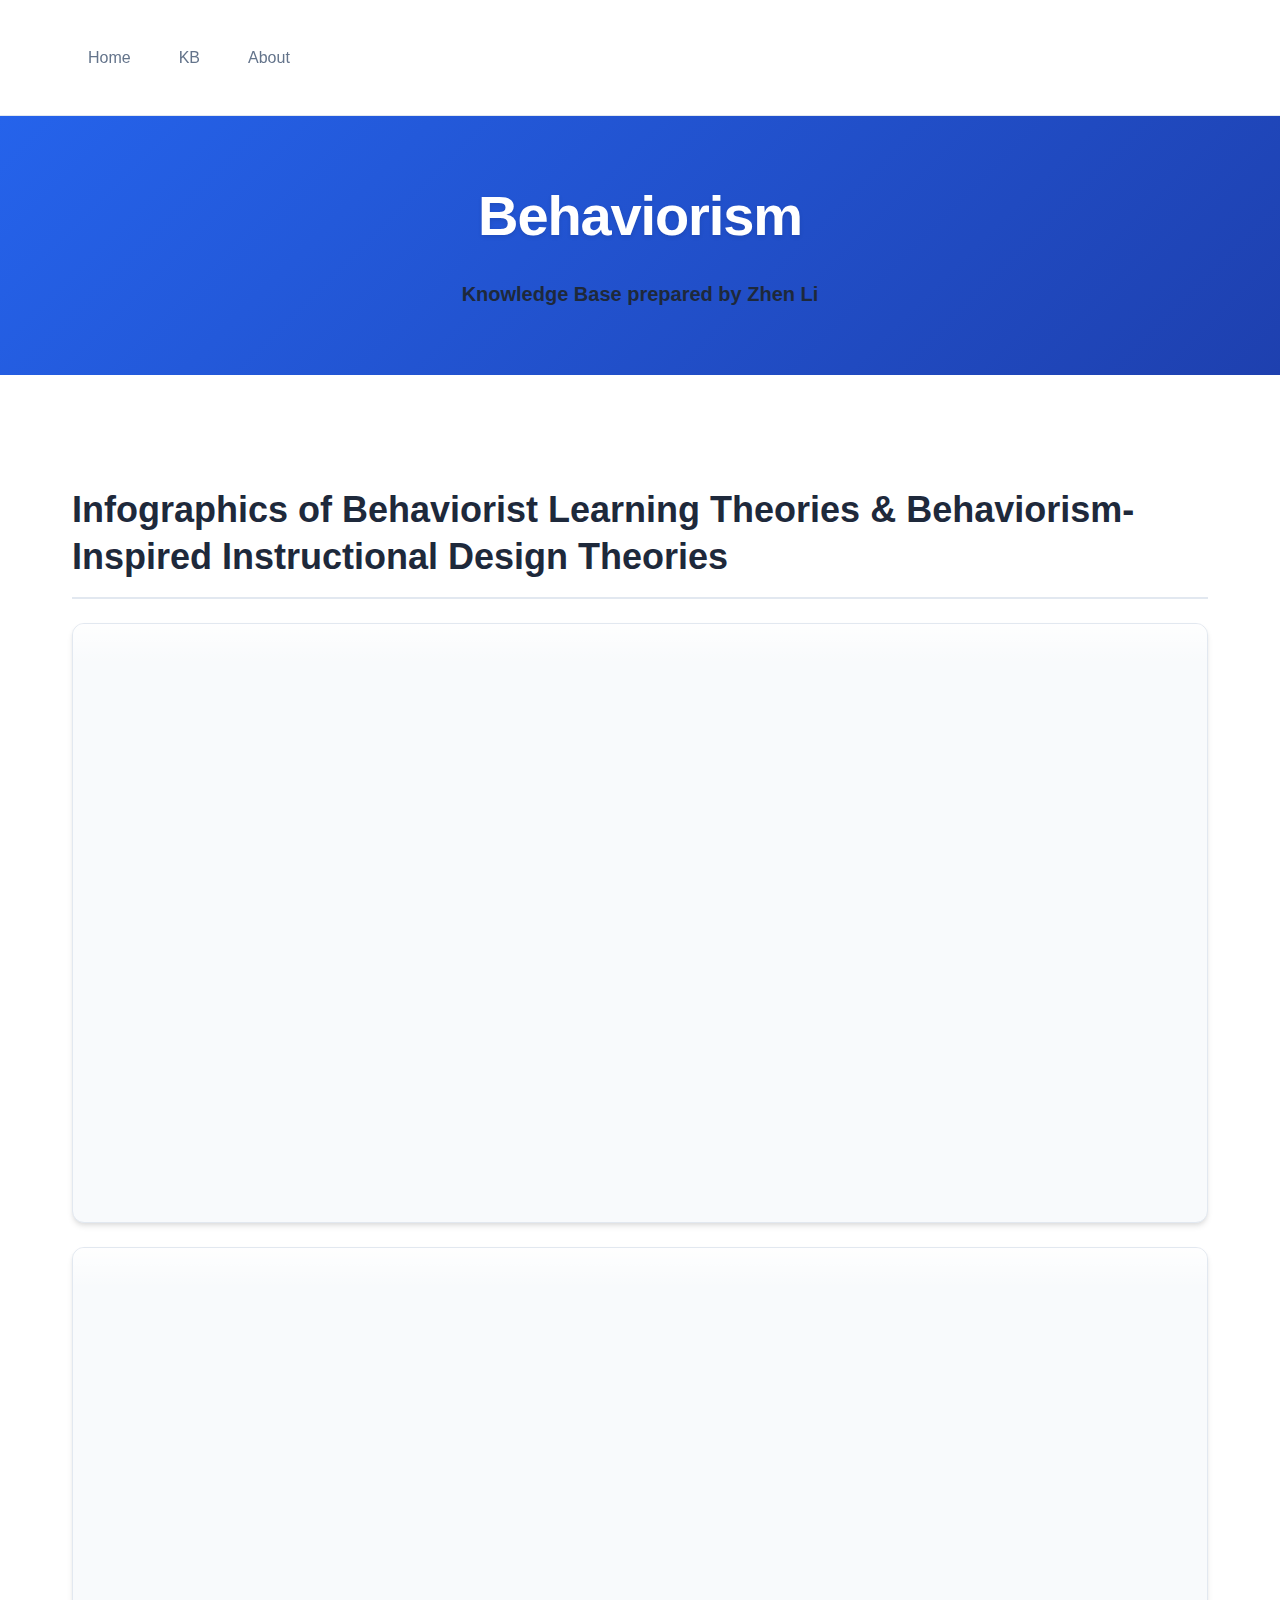
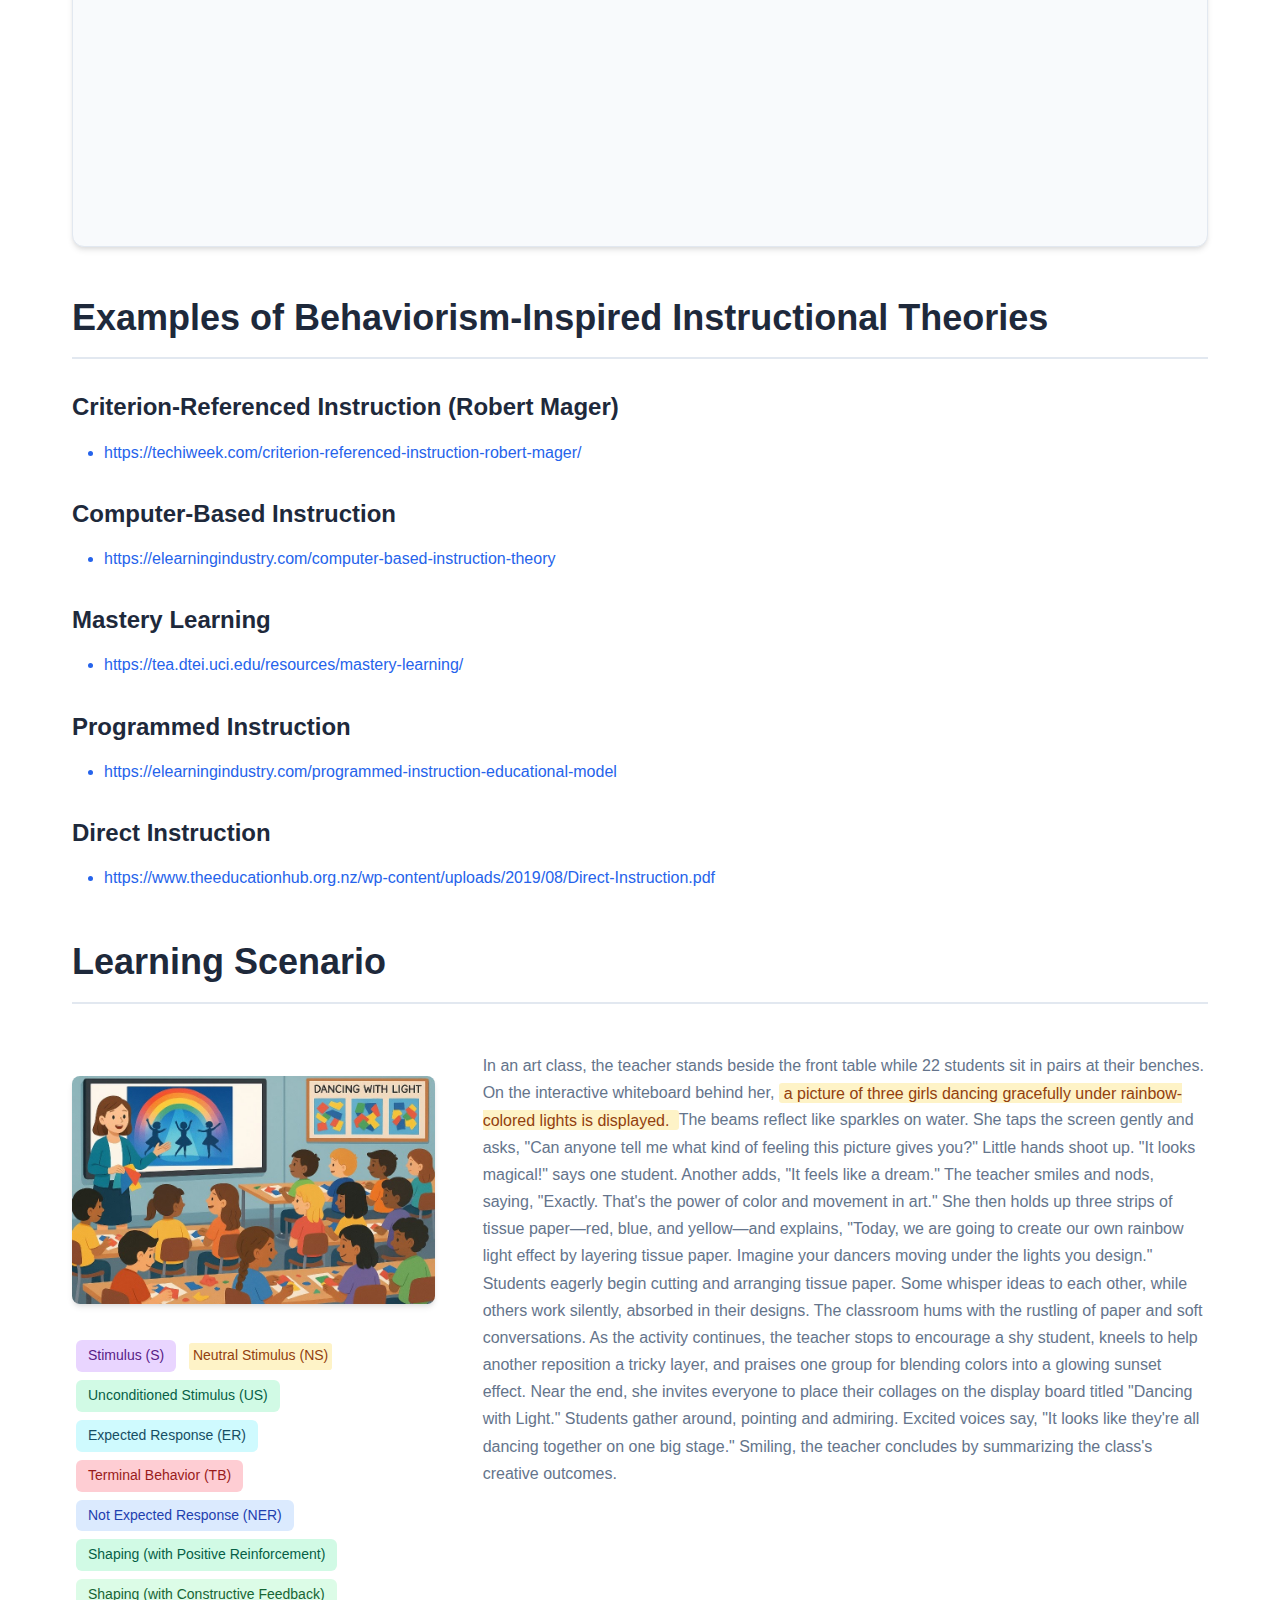
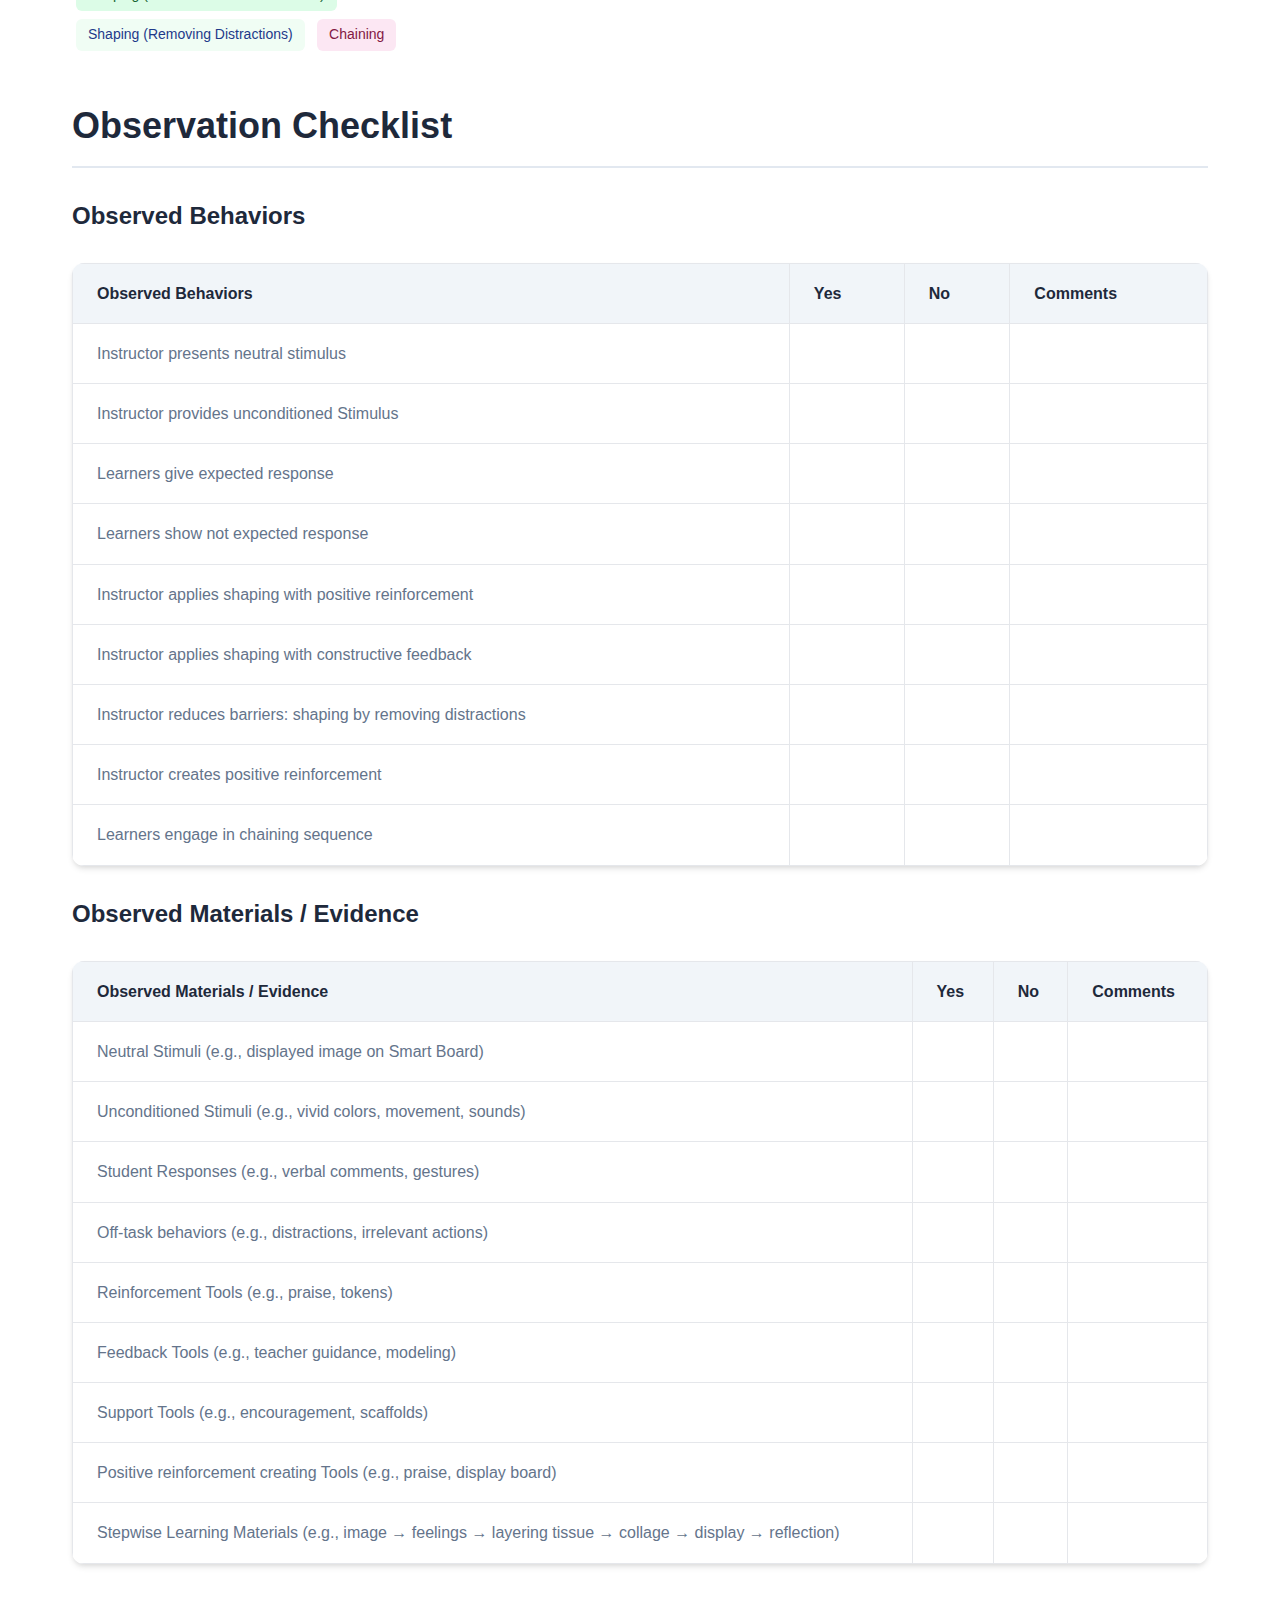
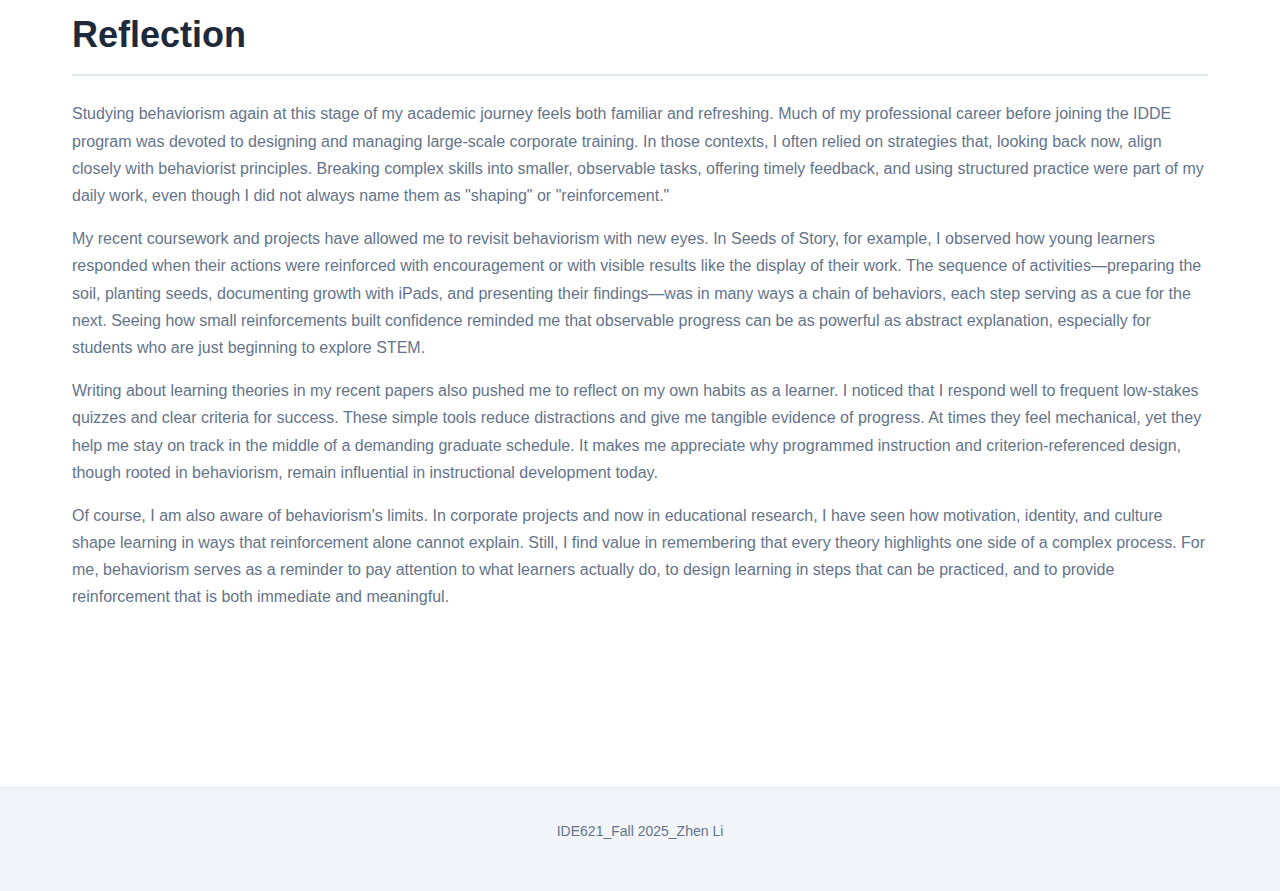
<file: KB/behaviorism/index.html>
<!DOCTYPE html>
<html lang="en">
<head>
    <meta charset="UTF-8">
    <meta name="viewport" content="width=device-width, initial-scale=1.0">
    <title>Behaviorism - Learning Theories</title>
    <link rel="stylesheet" href="/style.css">
    <style>
        .tag {
            display: inline-block;
            padding: 0.25rem 0.75rem;
            margin: 0.25rem;
            border-radius: 0.375rem;
            font-size: 0.875rem;
            font-weight: 500;
        }
        /* Specific background colors for tags */
        .tag.color-purple { background-color: #e9d5ff; color: #581c87; }
        .tag.color-bright-yellow { background-color: #fef3c7; color: #92400e; }
        .tag.color-lime-green { background-color: #d1fae5; color: #065f46; }
        .tag.color-cyan { background-color: #cffafe; color: #164e63; }
        .tag.color-bright-red { background-color: #fecdd3; color: #991b1b; }
        .tag.color-bright-blue { background-color: #dbeafe; color: #1e40af; }
        .tag.color-aqua-green { background-color: #d1fae5; color: #065f46; }
        .tag.color-olive-green { background-color: #dcfce7; color: #166534; }
        .tag.color-dark-olive-yellow-Green { background-color: #f0fdf4; color: #1e3a8a; }
        .tag.color-hot-pink { background-color: #fce7f3; color: #831843; }
        .learning-scenario-columns {
            display: grid;
            grid-template-columns: 1fr 2fr;
            gap: var(--spacing-2xl);
            margin: var(--spacing-2xl) 0;
            align-items: start;
        }
        .scenario-left {
            display: flex;
            flex-direction: column;
            align-items: center;
        }
        .scenario-left img {
            width: 100%;
            height: auto;
            border-radius: var(--radius-md);
            margin-bottom: var(--spacing-md);
        }
        .scenario-left p strong {
            display: none; /* Hide "Tags:" heading */
        }
        @media (max-width: 768px) {
            .learning-scenario-columns {
                grid-template-columns: 1fr;
            }
        }
        /* Text highlighting for content */
        .color-bright-yellow { background-color: #fef3c7; color: #92400e; padding: 0.1em 0.3em; border-radius: 0.2em; }
    </style>
</head>
<body>
    <!-- Navigation -->
    <nav class="nav-container">
        <div class="nav-wrapper">
            <ul class="nav-menu">
                <li><a href="/home/">Home</a></li>
                <li class="nav-dropdown">
                    <a href="/KB/">KB</a>
                    <ul class="nav-submenu">
                        <li><a href="/KB/behaviorism/" class="active">Behaviorism</a></li>
                        <li><a href="/KB/cognitivism/">Cognitivism</a></li>
                        <li><a href="/KB/social-learning/">Social Learning</a></li>
                    </ul>
                </li>
                <li class="nav-dropdown">
                    <a href="/about/">About</a>
                    <ul class="nav-submenu">
                        <li><a href="/about/contact/">Contact</a></li>
                    </ul>
                </li>
            </ul>
        </div>
    </nav>

    <!-- Hero Section -->
    <section class="hero-section">
        <div class="hero-content">
            <h1>Behaviorism</h1>
            <p><strong>Knowledge Base prepared by Zhen Li</strong></p>
        </div>
    </section>

    <!-- Main Content -->
    <main class="main-container">
        <!-- Infographics -->
        <section class="section">
            <h2>Infographics of Behaviorist Learning Theories & Behaviorism-Inspired Instructional Design Theories</h2>
            <div class="pdf-preview">
                <iframe src="assets/BLT_Learning_Theory.pdf#toolbar=0&navpanes=0&scrollbar=0&view=FitH"></iframe>
            </div>
            <div class="pdf-preview">
                <iframe src="assets/Behaviorism_Inspired_Instructional_Theories.pdf#toolbar=0&navpanes=0&scrollbar=0&view=FitH"></iframe>
            </div>
        </section>

        <!-- Examples -->
        <section class="section">
            <h2>Examples of Behaviorism-Inspired Instructional Theories</h2>
            
            <h3>Criterion-Referenced Instruction (Robert Mager)</h3>
            <ul>
                <li><a href="https://techiweek.com/criterion-referenced-instruction-robert-mager/">https://techiweek.com/criterion-referenced-instruction-robert-mager/</a></li>
            </ul>

            <h3>Computer-Based Instruction</h3>
            <ul>
                <li><a href="https://elearningindustry.com/computer-based-instruction-theory">https://elearningindustry.com/computer-based-instruction-theory</a></li>
            </ul>

            <h3>Mastery Learning</h3>
            <ul>
                <li><a href="https://tea.dtei.uci.edu/resources/mastery-learning/">https://tea.dtei.uci.edu/resources/mastery-learning/</a></li>
            </ul>

            <h3>Programmed Instruction</h3>
            <ul>
                <li><a href="https://elearningindustry.com/programmed-instruction-educational-model">https://elearningindustry.com/programmed-instruction-educational-model</a></li>
            </ul>

            <h3>Direct Instruction</h3>
            <ul>
                <li><a href="https://www.theeducationhub.org.nz/wp-content/uploads/2019/08/Direct-Instruction.pdf">https://www.theeducationhub.org.nz/wp-content/uploads/2019/08/Direct-Instruction.pdf</a></li>
            </ul>
        </section>

        <!-- Learning Scenario -->
        <section class="section">
            <h2>Learning Scenario</h2>
            <div class="learning-scenario-columns">
                <div class="scenario-left">
                    <img src="assets/images/learning-scenario.png" alt="Learning Scenario">
                    <p><strong>Tags:</strong></p> <!-- This strong tag is hidden by CSS -->
                    <div>
                        <span class="tag color-purple">Stimulus (S)</span>
                        <span class="tag color-bright-yellow">Neutral Stimulus (NS)</span>
                        <span class="tag color-lime-green">Unconditioned Stimulus (US)</span>
                        <span class="tag color-cyan">Expected Response (ER)</span>
                        <span class="tag color-bright-red">Terminal Behavior (TB)</span>
                        <span class="tag color-bright-blue">Not Expected Response (NER)</span>
                        <span class="tag color-aqua-green">Shaping (with Positive Reinforcement)</span>
                        <span class="tag color-olive-green">Shaping (with Constructive Feedback)</span>
                        <span class="tag color-dark-olive-yellow-Green">Shaping (Removing Distractions)</span>
                        <span class="tag color-hot-pink">Chaining</span>
                    </div>
                </div>
                <div>
                    <p>In an art class, the teacher stands beside the front table while 22 students sit in pairs at their benches. On the interactive whiteboard behind her, <span class="color-bright-yellow">a picture of three girls dancing gracefully under rainbow-colored lights is displayed. </span>The beams reflect like sparkles on water. She taps the screen gently and asks, "Can anyone tell me what kind of feeling this picture gives you?" Little hands shoot up. "It looks magical!" says one student. Another adds, "It feels like a dream." The teacher smiles and nods, saying, "Exactly. That's the power of color and movement in art." She then holds up three strips of tissue paper—red, blue, and yellow—and explains, "Today, we are going to create our own rainbow light effect by layering tissue paper. Imagine your dancers moving under the lights you design." Students eagerly begin cutting and arranging tissue paper. Some whisper ideas to each other, while others work silently, absorbed in their designs. The classroom hums with the rustling of paper and soft conversations. As the activity continues, the teacher stops to encourage a shy student, kneels to help another reposition a tricky layer, and praises one group for blending colors into a glowing sunset effect. Near the end, she invites everyone to place their collages on the display board titled "Dancing with Light." Students gather around, pointing and admiring. Excited voices say, "It looks like they're all dancing together on one big stage." Smiling, the teacher concludes by summarizing the class's creative outcomes.</p>
                </div>
            </div>
        </section>

        <!-- Observation Checklist -->
        <section class="section">
            <h2>Observation Checklist</h2>
            
            <h3>Observed Behaviors</h3>
            <table>
                <thead>
                    <tr>
                        <th>Observed Behaviors</th>
                        <th>Yes</th>
                        <th>No</th>
                        <th>Comments</th>
                    </tr>
                </thead>
                <tbody>
                    <tr>
                        <td>Instructor presents neutral stimulus</td>
                        <td></td>
                        <td></td>
                        <td></td>
                    </tr>
                    <tr>
                        <td>Instructor provides unconditioned Stimulus</td>
                        <td></td>
                        <td></td>
                        <td></td>
                    </tr>
                    <tr>
                        <td>Learners give expected response</td>
                        <td></td>
                        <td></td>
                        <td></td>
                    </tr>
                    <tr>
                        <td>Learners show not expected response</td>
                        <td></td>
                        <td></td>
                        <td></td>
                    </tr>
                    <tr>
                        <td>Instructor applies shaping with positive reinforcement</td>
                        <td></td>
                        <td></td>
                        <td></td>
                    </tr>
                    <tr>
                        <td>Instructor applies shaping with constructive feedback</td>
                        <td></td>
                        <td></td>
                        <td></td>
                    </tr>
                    <tr>
                        <td>Instructor reduces barriers: shaping by removing distractions</td>
                        <td></td>
                        <td></td>
                        <td></td>
                    </tr>
                    <tr>
                        <td>Instructor creates positive reinforcement</td>
                        <td></td>
                        <td></td>
                        <td></td>
                    </tr>
                    <tr>
                        <td>Learners engage in chaining sequence</td>
                        <td></td>
                        <td></td>
                        <td></td>
                    </tr>
                </tbody>
            </table>

            <h3>Observed Materials / Evidence</h3>
            <table>
                <thead>
                    <tr>
                        <th>Observed Materials / Evidence</th>
                        <th>Yes</th>
                        <th>No</th>
                        <th>Comments</th>
                    </tr>
                </thead>
                <tbody>
                    <tr>
                        <td>Neutral Stimuli (e.g., displayed image on Smart Board)</td>
                        <td></td>
                        <td></td>
                        <td></td>
                    </tr>
                    <tr>
                        <td>Unconditioned Stimuli (e.g., vivid colors, movement, sounds)</td>
                        <td></td>
                        <td></td>
                        <td></td>
                    </tr>
                    <tr>
                        <td>Student Responses (e.g., verbal comments, gestures)</td>
                        <td></td>
                        <td></td>
                        <td></td>
                    </tr>
                    <tr>
                        <td>Off-task behaviors (e.g., distractions, irrelevant actions)</td>
                        <td></td>
                        <td></td>
                        <td></td>
                    </tr>
                    <tr>
                        <td>Reinforcement Tools (e.g., praise, tokens)</td>
                        <td></td>
                        <td></td>
                        <td></td>
                    </tr>
                    <tr>
                        <td>Feedback Tools (e.g., teacher guidance, modeling)</td>
                        <td></td>
                        <td></td>
                        <td></td>
                    </tr>
                    <tr>
                        <td>Support Tools (e.g., encouragement, scaffolds)</td>
                        <td></td>
                        <td></td>
                        <td></td>
                    </tr>
                    <tr>
                        <td>Positive reinforcement creating Tools (e.g., praise, display board)</td>
                        <td></td>
                        <td></td>
                        <td></td>
                    </tr>
                    <tr>
                        <td>Stepwise Learning Materials (e.g., image → feelings → layering tissue → collage → display → reflection)</td>
                        <td></td>
                        <td></td>
                        <td></td>
                    </tr>
                </tbody>
            </table>
        </section>

        <!-- Reflection -->
        <section class="section">
            <h2>Reflection</h2>
            <p>Studying behaviorism again at this stage of my academic journey feels both familiar and refreshing. Much of my professional career before joining the IDDE program was devoted to designing and managing large-scale corporate training. In those contexts, I often relied on strategies that, looking back now, align closely with behaviorist principles. Breaking complex skills into smaller, observable tasks, offering timely feedback, and using structured practice were part of my daily work, even though I did not always name them as "shaping" or "reinforcement."</p>
            <p>My recent coursework and projects have allowed me to revisit behaviorism with new eyes. In Seeds of Story, for example, I observed how young learners responded when their actions were reinforced with encouragement or with visible results like the display of their work. The sequence of activities—preparing the soil, planting seeds, documenting growth with iPads, and presenting their findings—was in many ways a chain of behaviors, each step serving as a cue for the next. Seeing how small reinforcements built confidence reminded me that observable progress can be as powerful as abstract explanation, especially for students who are just beginning to explore STEM.</p>
            <p>Writing about learning theories in my recent papers also pushed me to reflect on my own habits as a learner. I noticed that I respond well to frequent low-stakes quizzes and clear criteria for success. These simple tools reduce distractions and give me tangible evidence of progress. At times they feel mechanical, yet they help me stay on track in the middle of a demanding graduate schedule. It makes me appreciate why programmed instruction and criterion-referenced design, though rooted in behaviorism, remain influential in instructional development today.</p>
            <p>Of course, I am also aware of behaviorism's limits. In corporate projects and now in educational research, I have seen how motivation, identity, and culture shape learning in ways that reinforcement alone cannot explain. Still, I find value in remembering that every theory highlights one side of a complex process. For me, behaviorism serves as a reminder to pay attention to what learners actually do, to design learning in steps that can be practiced, and to provide reinforcement that is both immediate and meaningful.</p>
        </section>
    </main>

    <!-- Footer -->
    <footer class="footer">
        <p>IDE621_Fall 2025_Zhen Li</p>
    </footer>
</body>
</html>
</file>
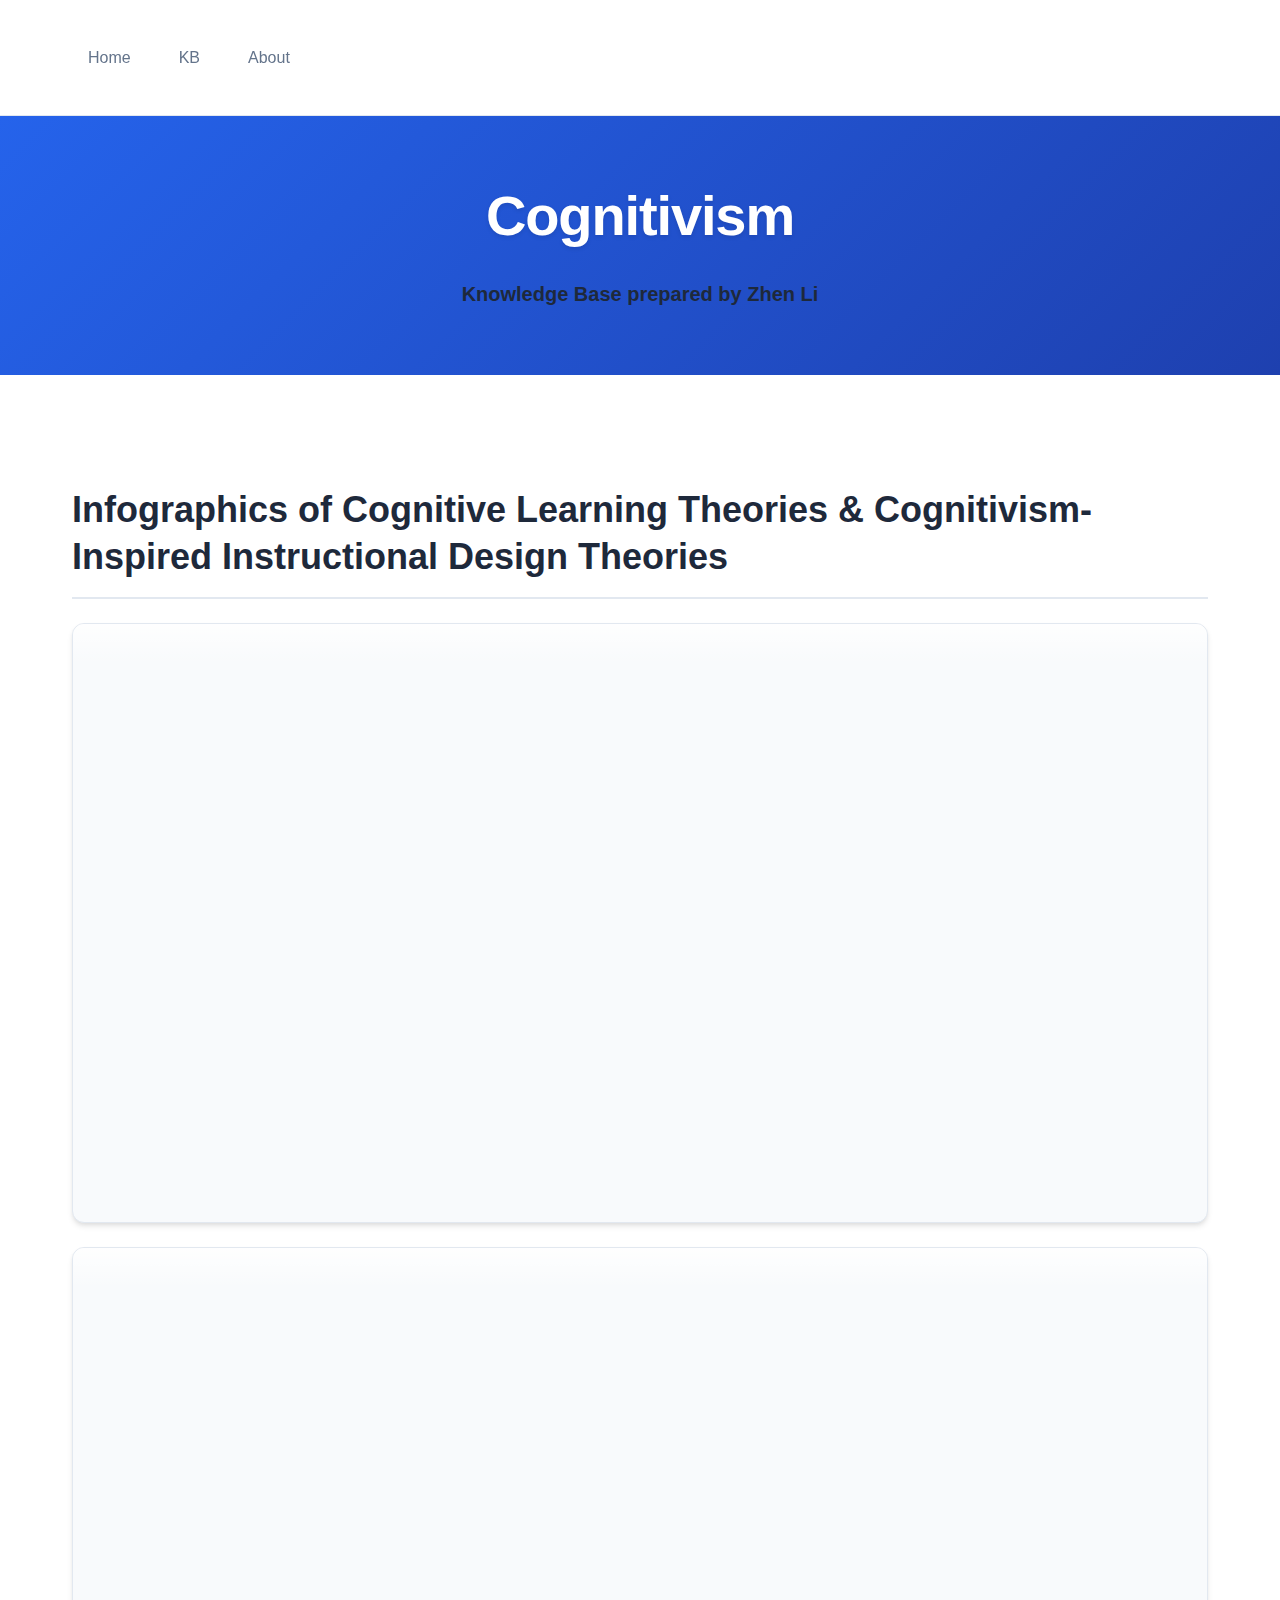
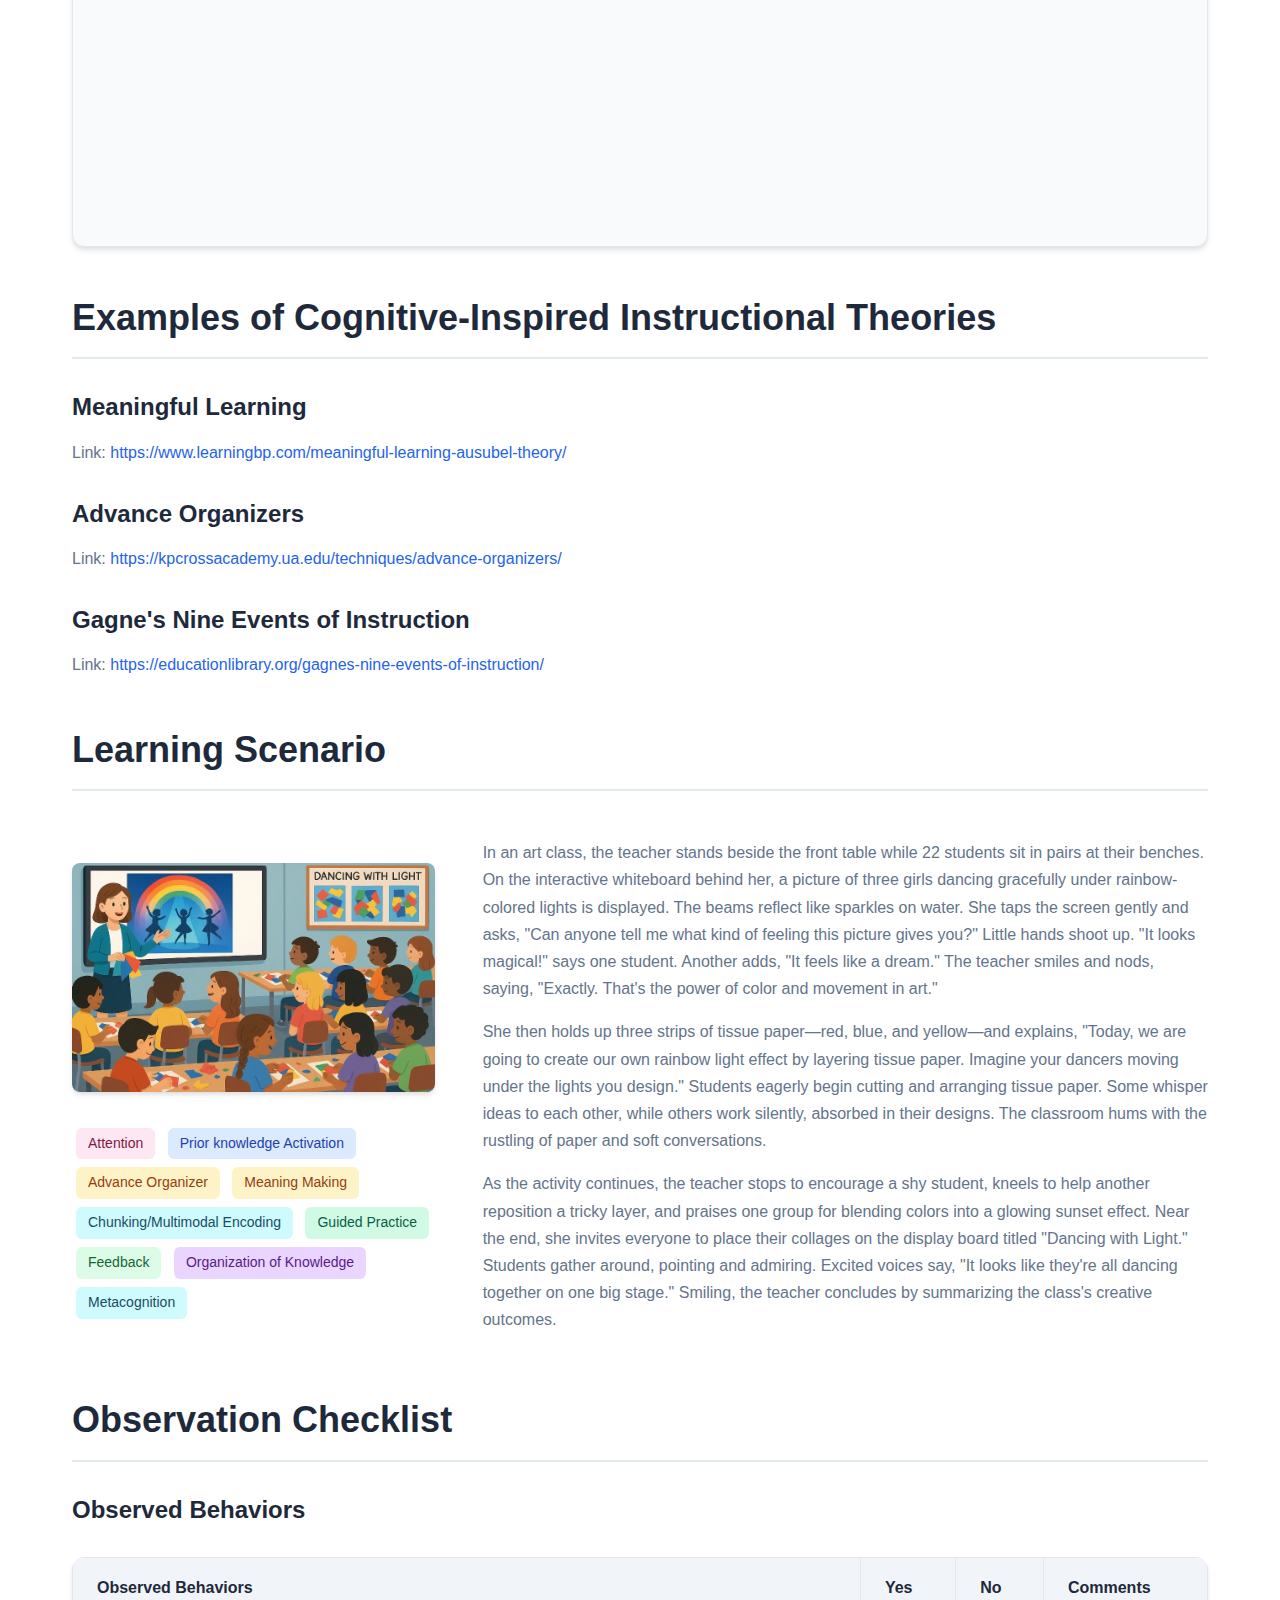
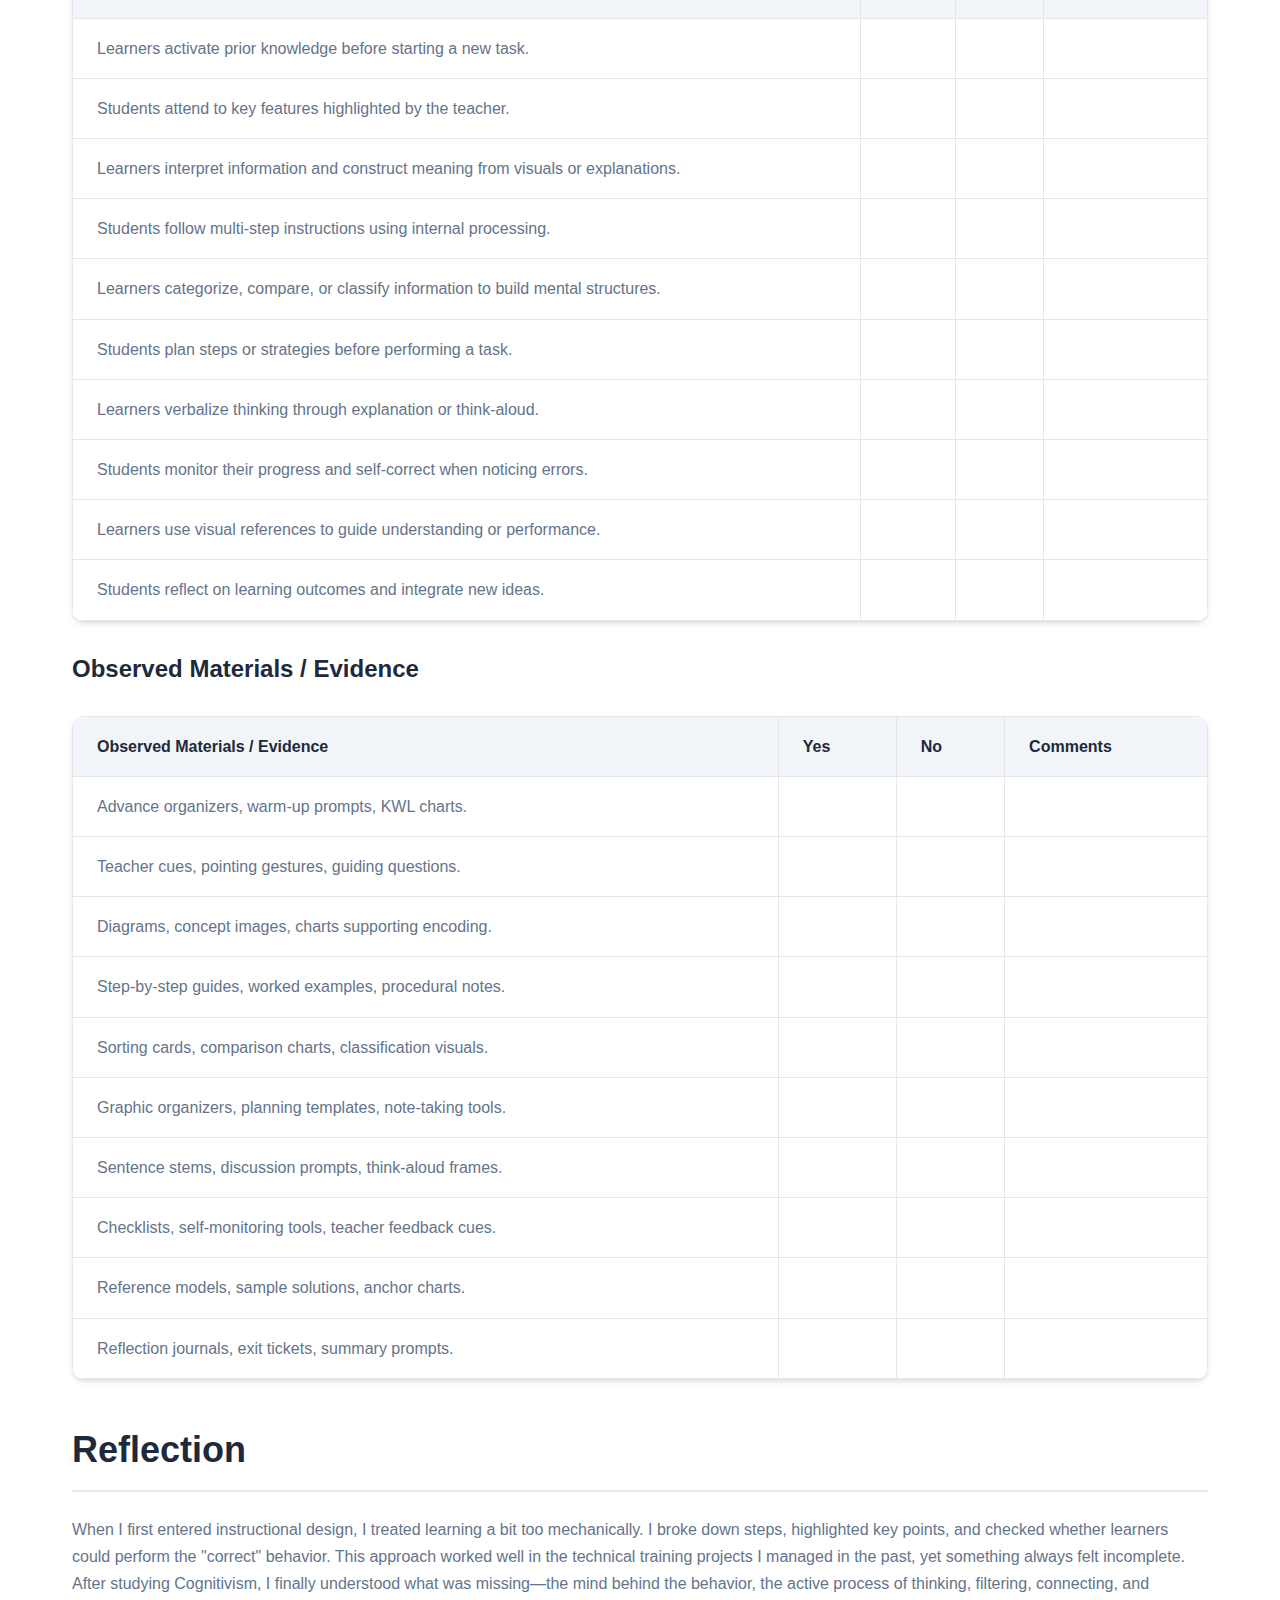
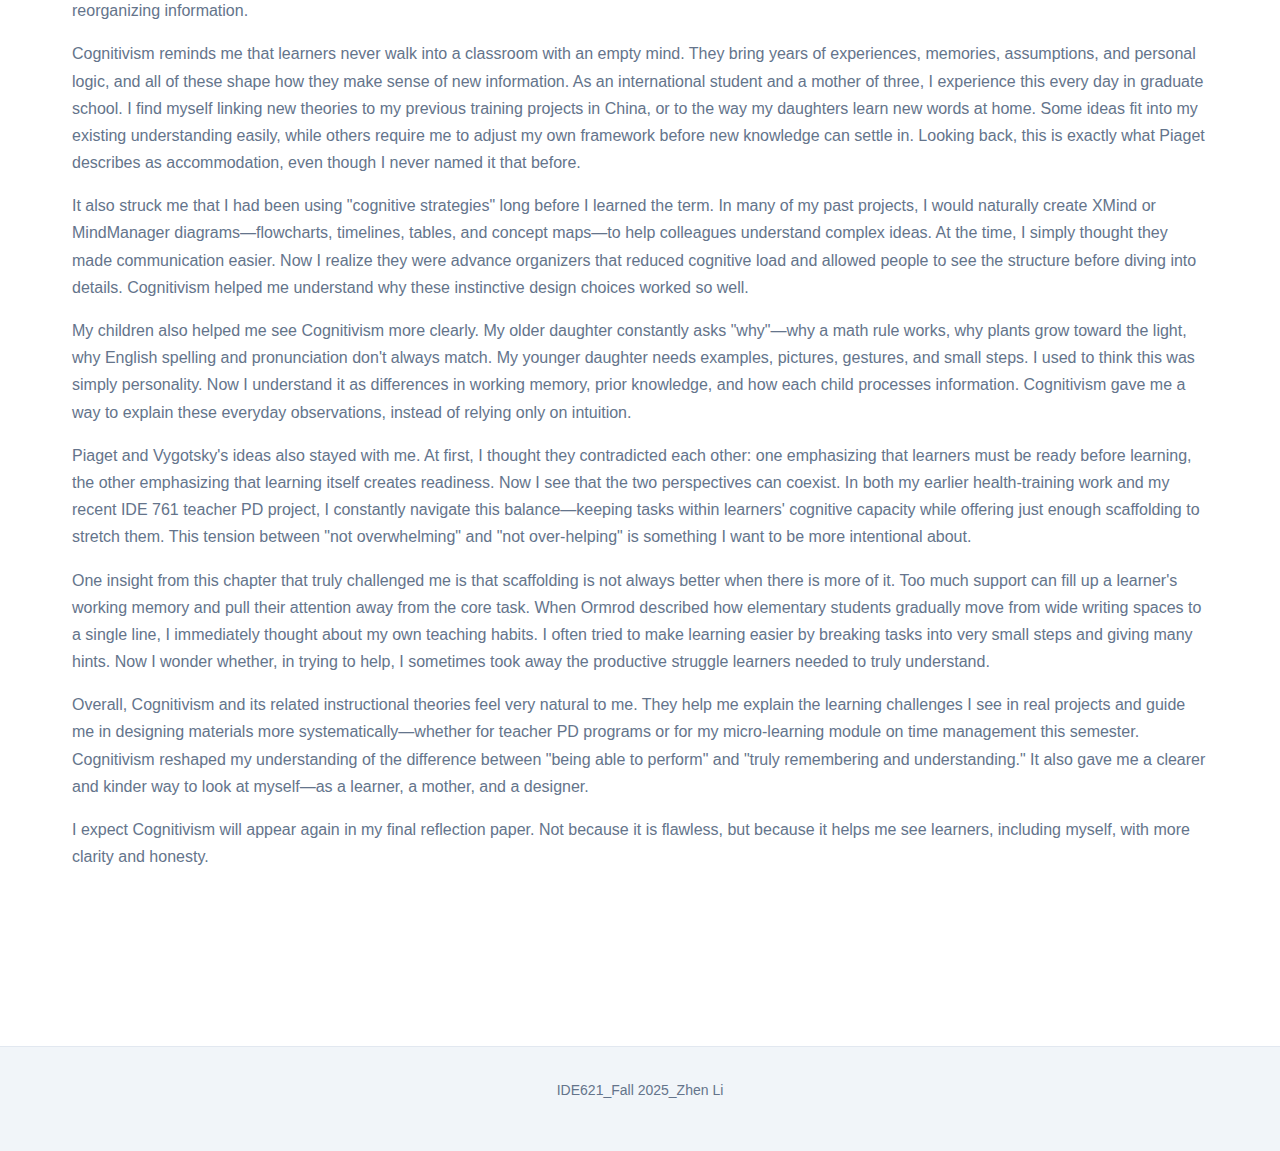
<file: KB/cognitivism/index.html>
<!DOCTYPE html>
<html lang="en">
<head>
    <meta charset="UTF-8">
    <meta name="viewport" content="width=device-width, initial-scale=1.0">
    <title>Cognitivism - Learning Theories</title>
    <link rel="stylesheet" href="/style.css">
    <style>
        .tag {
            display: inline-block;
            padding: 0.25rem 0.75rem;
            margin: 0.25rem;
            border-radius: 0.375rem;
            font-size: 0.875rem;
            font-weight: 500;
        }
        /* Specific background colors for tags */
        .tag.color-hot-pink { background-color: #fce7f3; color: #831843; }
        .tag.color-blue { background-color: #dbeafe; color: #1e40af; }
        .tag.color-bright-yellow { background-color: #fef3c7; color: #92400e; }
        .tag.color-dark-yellow { background-color: #fef3c7; color: #92400e; }
        .tag.color-cyan { background-color: #cffafe; color: #164e63; }
        .tag.color-dark-green { background-color: #d1fae5; color: #065f46; }
        .tag.color-yellow-green { background-color: #dcfce7; color: #166534; }
        .tag.color-deep-purple { background-color: #e9d5ff; color: #581c87; }
        .tag.color-cyan-blue { background-color: #cffafe; color: #164e63; }
        .learning-scenario-columns {
            display: grid;
            grid-template-columns: 1fr 2fr;
            gap: var(--spacing-2xl);
            margin: var(--spacing-2xl) 0;
            align-items: start;
        }
        .scenario-left {
            display: flex;
            flex-direction: column;
            align-items: center;
        }
        .scenario-left img {
            width: 100%;
            height: auto;
            border-radius: var(--radius-md);
            margin-bottom: var(--spacing-md);
        }
        .scenario-left p strong {
            display: none; /* Hide "Tags:" heading */
        }
        @media (max-width: 768px) {
            .learning-scenario-columns {
                grid-template-columns: 1fr;
            }
        }
    </style>
</head>
<body>
    <!-- Navigation -->
    <nav class="nav-container">
        <div class="nav-wrapper">
            <ul class="nav-menu">
                <li><a href="/home/">Home</a></li>
                <li class="nav-dropdown">
                    <a href="/KB/">KB</a>
                    <ul class="nav-submenu">
                        <li><a href="/KB/behaviorism/">Behaviorism</a></li>
                        <li><a href="/KB/cognitivism/" class="active">Cognitivism</a></li>
                        <li><a href="/KB/social-learning/">Social Learning</a></li>
                    </ul>
                </li>
                <li class="nav-dropdown">
                    <a href="/about/">About</a>
                    <ul class="nav-submenu">
                        <li><a href="/about/contact/">Contact</a></li>
                    </ul>
                </li>
            </ul>
        </div>
    </nav>

    <!-- Hero Section -->
    <section class="hero-section">
        <div class="hero-content">
            <h1>Cognitivism</h1>
            <p><strong>Knowledge Base prepared by Zhen Li</strong></p>
        </div>
    </section>

    <!-- Main Content -->
    <main class="main-container">
        <!-- Infographics -->
        <section class="section">
            <h2>Infographics of Cognitive Learning Theories & Cognitivism-Inspired Instructional Design Theories</h2>
            <div class="pdf-preview">
                <iframe src="assets/CLT_Learning_Theory.pdf#toolbar=0&navpanes=0&scrollbar=0&view=FitH"></iframe>
            </div>
            <div class="pdf-preview">
                <iframe src="assets/Cognitive_Inspired_Instructional_Theories.pdf#toolbar=0&navpanes=0&scrollbar=0&view=FitH"></iframe>
            </div>
        </section>

        <!-- Examples -->
        <section class="section">
            <h2>Examples of Cognitive-Inspired Instructional Theories</h2>
            
            <h3>Meaningful Learning</h3>
            <p>Link: <a href="https://www.learningbp.com/meaningful-learning-ausubel-theory/">https://www.learningbp.com/meaningful-learning-ausubel-theory/</a></p>

            <h3>Advance Organizers</h3>
            <p>Link: <a href="https://kpcrossacademy.ua.edu/techniques/advance-organizers/">https://kpcrossacademy.ua.edu/techniques/advance-organizers/</a></p>

            <h3>Gagne's Nine Events of Instruction</h3>
            <p>Link: <a href="https://educationlibrary.org/gagnes-nine-events-of-instruction/">https://educationlibrary.org/gagnes-nine-events-of-instruction/</a></p>
        </section>

        <!-- Learning Scenario -->
        <section class="section">
            <h2>Learning Scenario</h2>
            <div class="learning-scenario-columns">
                <div class="scenario-left">
                    <img src="assets/images/learning-scenario.png" alt="Learning Scenario">
                    <p><strong>Tags:</strong></p> <!-- This strong tag is hidden by CSS -->
                    <div>
                        <span class="tag color-hot-pink">Attention</span>
                        <span class="tag color-blue">Prior knowledge Activation</span>
                        <span class="tag color-bright-yellow">Advance Organizer</span>
                        <span class="tag color-dark-yellow">Meaning Making</span>
                        <span class="tag color-cyan">Chunking/Multimodal Encoding</span>
                        <span class="tag color-dark-green">Guided Practice</span>
                        <span class="tag color-yellow-green">Feedback</span>
                        <span class="tag color-deep-purple">Organization of Knowledge</span>
                        <span class="tag color-cyan-blue">Metacognition</span>
                    </div>
                </div>
                <div>
                    <p>In an art class, the teacher stands beside the front table while 22 students sit in pairs at their benches. On the interactive whiteboard behind her, a picture of three girls dancing gracefully under rainbow-colored lights is displayed. The beams reflect like sparkles on water. She taps the screen gently and asks, "Can anyone tell me what kind of feeling this picture gives you?" Little hands shoot up. "It looks magical!" says one student. Another adds, "It feels like a dream." The teacher smiles and nods, saying, "Exactly. That's the power of color and movement in art."</p>
                    <p>She then holds up three strips of tissue paper—red, blue, and yellow—and explains, "Today, we are going to create our own rainbow light effect by layering tissue paper. Imagine your dancers moving under the lights you design." Students eagerly begin cutting and arranging tissue paper. Some whisper ideas to each other, while others work silently, absorbed in their designs. The classroom hums with the rustling of paper and soft conversations.</p>
                    <p>As the activity continues, the teacher stops to encourage a shy student, kneels to help another reposition a tricky layer, and praises one group for blending colors into a glowing sunset effect. Near the end, she invites everyone to place their collages on the display board titled "Dancing with Light." Students gather around, pointing and admiring. Excited voices say, "It looks like they're all dancing together on one big stage." Smiling, the teacher concludes by summarizing the class's creative outcomes.</p>
                </div>
            </div>
        </section>

        <!-- Observation Checklist -->
        <section class="section">
            <h2>Observation Checklist</h2>
            
            <h3>Observed Behaviors</h3>
            <table>
                <thead>
                    <tr>
                        <th>Observed Behaviors</th>
                        <th>Yes</th>
                        <th>No</th>
                        <th>Comments</th>
                    </tr>
                </thead>
                <tbody>
                    <tr>
                        <td>Learners activate prior knowledge before starting a new task.</td>
                        <td></td>
                        <td></td>
                        <td></td>
                    </tr>
                    <tr>
                        <td>Students attend to key features highlighted by the teacher.</td>
                        <td></td>
                        <td></td>
                        <td></td>
                    </tr>
                    <tr>
                        <td>Learners interpret information and construct meaning from visuals or explanations.</td>
                        <td></td>
                        <td></td>
                        <td></td>
                    </tr>
                    <tr>
                        <td>Students follow multi-step instructions using internal processing.</td>
                        <td></td>
                        <td></td>
                        <td></td>
                    </tr>
                    <tr>
                        <td>Learners categorize, compare, or classify information to build mental structures.</td>
                        <td></td>
                        <td></td>
                        <td></td>
                    </tr>
                    <tr>
                        <td>Students plan steps or strategies before performing a task.</td>
                        <td></td>
                        <td></td>
                        <td></td>
                    </tr>
                    <tr>
                        <td>Learners verbalize thinking through explanation or think-aloud.</td>
                        <td></td>
                        <td></td>
                        <td></td>
                    </tr>
                    <tr>
                        <td>Students monitor their progress and self-correct when noticing errors.</td>
                        <td></td>
                        <td></td>
                        <td></td>
                    </tr>
                    <tr>
                        <td>Learners use visual references to guide understanding or performance.</td>
                        <td></td>
                        <td></td>
                        <td></td>
                    </tr>
                    <tr>
                        <td>Students reflect on learning outcomes and integrate new ideas.</td>
                        <td></td>
                        <td></td>
                        <td></td>
                    </tr>
                </tbody>
            </table>

            <h3>Observed Materials / Evidence</h3>
            <table>
                <thead>
                    <tr>
                        <th>Observed Materials / Evidence</th>
                        <th>Yes</th>
                        <th>No</th>
                        <th>Comments</th>
                    </tr>
                </thead>
                <tbody>
                    <tr>
                        <td>Advance organizers, warm-up prompts, KWL charts.</td>
                        <td></td>
                        <td></td>
                        <td></td>
                    </tr>
                    <tr>
                        <td>Teacher cues, pointing gestures, guiding questions.</td>
                        <td></td>
                        <td></td>
                        <td></td>
                    </tr>
                    <tr>
                        <td>Diagrams, concept images, charts supporting encoding.</td>
                        <td></td>
                        <td></td>
                        <td></td>
                    </tr>
                    <tr>
                        <td>Step-by-step guides, worked examples, procedural notes.</td>
                        <td></td>
                        <td></td>
                        <td></td>
                    </tr>
                    <tr>
                        <td>Sorting cards, comparison charts, classification visuals.</td>
                        <td></td>
                        <td></td>
                        <td></td>
                    </tr>
                    <tr>
                        <td>Graphic organizers, planning templates, note-taking tools.</td>
                        <td></td>
                        <td></td>
                        <td></td>
                    </tr>
                    <tr>
                        <td>Sentence stems, discussion prompts, think-aloud frames.</td>
                        <td></td>
                        <td></td>
                        <td></td>
                    </tr>
                    <tr>
                        <td>Checklists, self-monitoring tools, teacher feedback cues.</td>
                        <td></td>
                        <td></td>
                        <td></td>
                    </tr>
                    <tr>
                        <td>Reference models, sample solutions, anchor charts.</td>
                        <td></td>
                        <td></td>
                        <td></td>
                    </tr>
                    <tr>
                        <td>Reflection journals, exit tickets, summary prompts.</td>
                        <td></td>
                        <td></td>
                        <td></td>
                    </tr>
                </tbody>
            </table>
        </section>

        <!-- Reflection -->
        <section class="section">
            <h2>Reflection</h2>
            <p>When I first entered instructional design, I treated learning a bit too mechanically. I broke down steps, highlighted key points, and checked whether learners could perform the "correct" behavior. This approach worked well in the technical training projects I managed in the past, yet something always felt incomplete. After studying Cognitivism, I finally understood what was missing—the mind behind the behavior, the active process of thinking, filtering, connecting, and reorganizing information.</p>
            <p>Cognitivism reminds me that learners never walk into a classroom with an empty mind. They bring years of experiences, memories, assumptions, and personal logic, and all of these shape how they make sense of new information. As an international student and a mother of three, I experience this every day in graduate school. I find myself linking new theories to my previous training projects in China, or to the way my daughters learn new words at home. Some ideas fit into my existing understanding easily, while others require me to adjust my own framework before new knowledge can settle in. Looking back, this is exactly what Piaget describes as accommodation, even though I never named it that before.</p>
            <p>It also struck me that I had been using "cognitive strategies" long before I learned the term. In many of my past projects, I would naturally create XMind or MindManager diagrams—flowcharts, timelines, tables, and concept maps—to help colleagues understand complex ideas. At the time, I simply thought they made communication easier. Now I realize they were advance organizers that reduced cognitive load and allowed people to see the structure before diving into details. Cognitivism helped me understand why these instinctive design choices worked so well.</p>
            <p>My children also helped me see Cognitivism more clearly. My older daughter constantly asks "why"—why a math rule works, why plants grow toward the light, why English spelling and pronunciation don't always match. My younger daughter needs examples, pictures, gestures, and small steps. I used to think this was simply personality. Now I understand it as differences in working memory, prior knowledge, and how each child processes information. Cognitivism gave me a way to explain these everyday observations, instead of relying only on intuition.</p>
            <p>Piaget and Vygotsky's ideas also stayed with me. At first, I thought they contradicted each other: one emphasizing that learners must be ready before learning, the other emphasizing that learning itself creates readiness. Now I see that the two perspectives can coexist. In both my earlier health-training work and my recent IDE 761 teacher PD project, I constantly navigate this balance—keeping tasks within learners' cognitive capacity while offering just enough scaffolding to stretch them. This tension between "not overwhelming" and "not over-helping" is something I want to be more intentional about.</p>
            <p>One insight from this chapter that truly challenged me is that scaffolding is not always better when there is more of it. Too much support can fill up a learner's working memory and pull their attention away from the core task. When Ormrod described how elementary students gradually move from wide writing spaces to a single line, I immediately thought about my own teaching habits. I often tried to make learning easier by breaking tasks into very small steps and giving many hints. Now I wonder whether, in trying to help, I sometimes took away the productive struggle learners needed to truly understand.</p>
            <p>Overall, Cognitivism and its related instructional theories feel very natural to me. They help me explain the learning challenges I see in real projects and guide me in designing materials more systematically—whether for teacher PD programs or for my micro-learning module on time management this semester. Cognitivism reshaped my understanding of the difference between "being able to perform" and "truly remembering and understanding." It also gave me a clearer and kinder way to look at myself—as a learner, a mother, and a designer.</p>
            <p>I expect Cognitivism will appear again in my final reflection paper. Not because it is flawless, but because it helps me see learners, including myself, with more clarity and honesty.</p>
        </section>
    </main>

    <!-- Footer -->
    <footer class="footer">
        <p>IDE621_Fall 2025_Zhen Li</p>
    </footer>
</body>
</html>
</file>
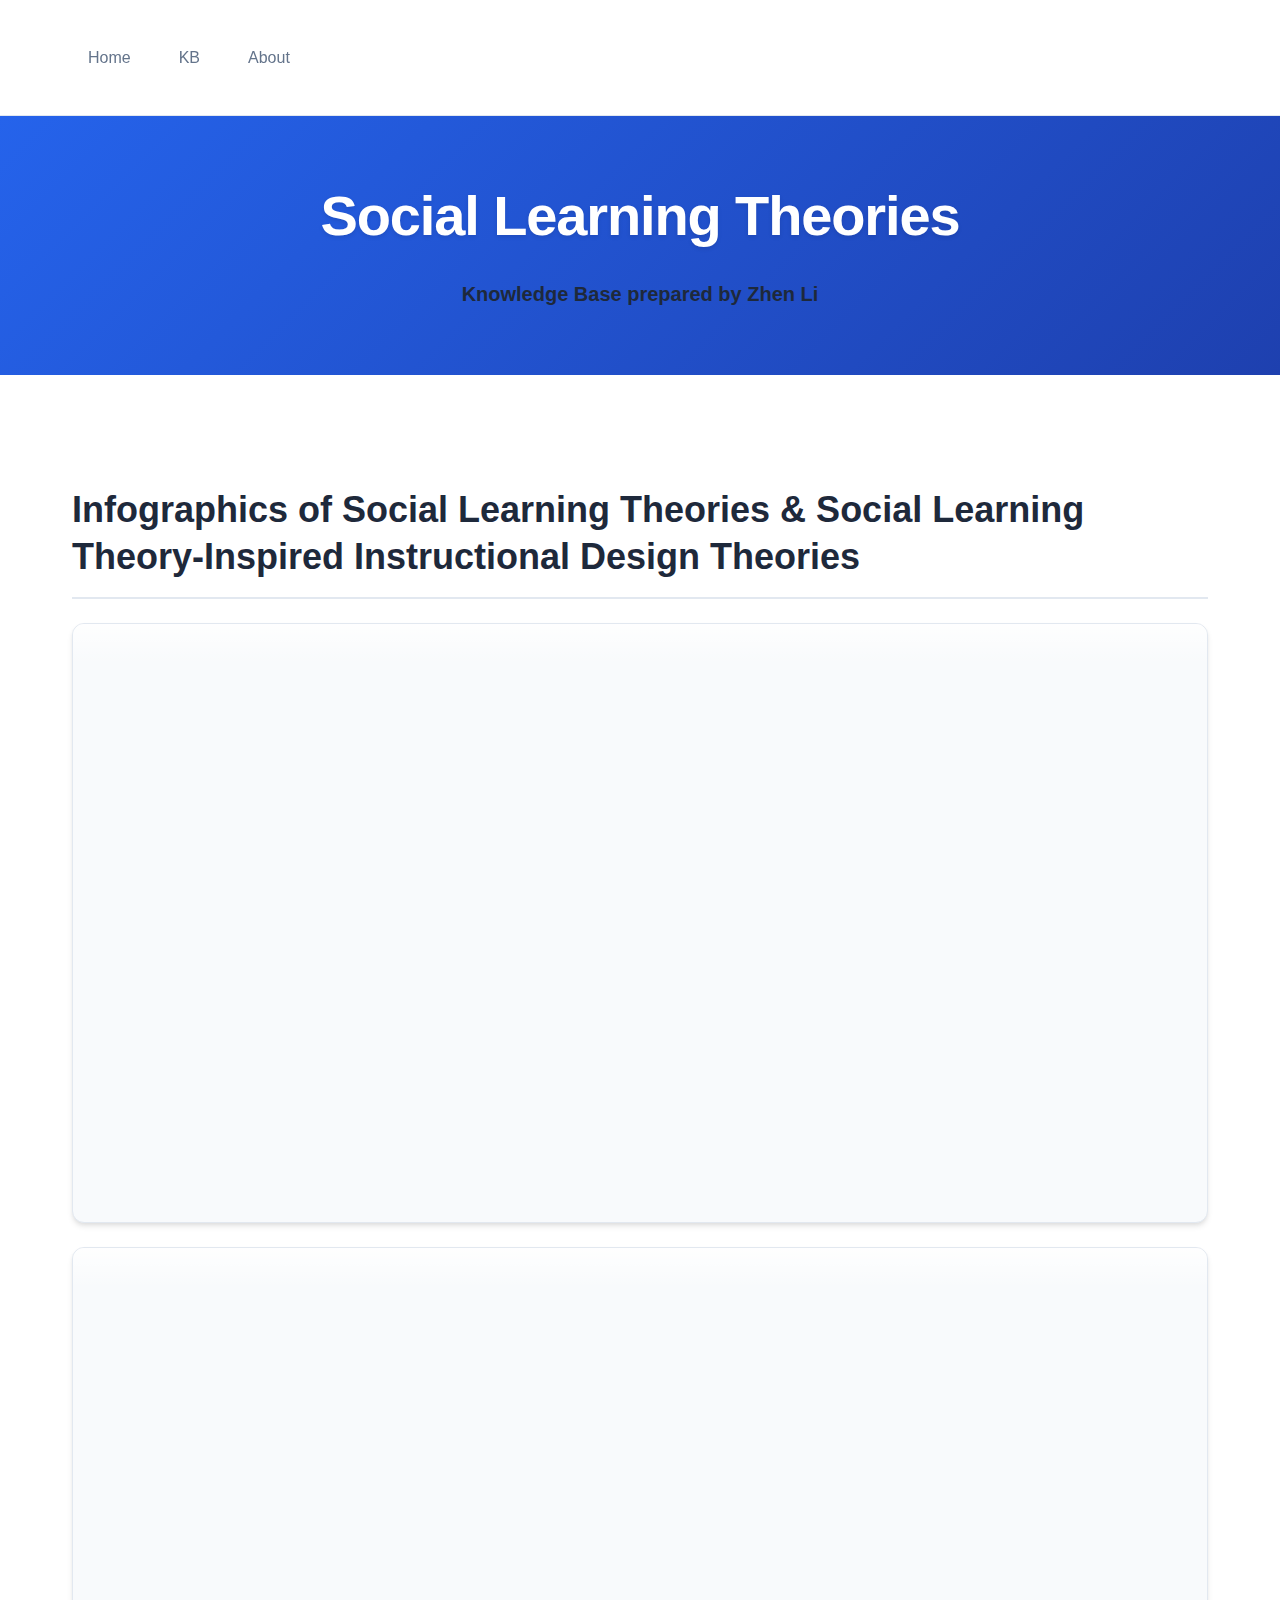
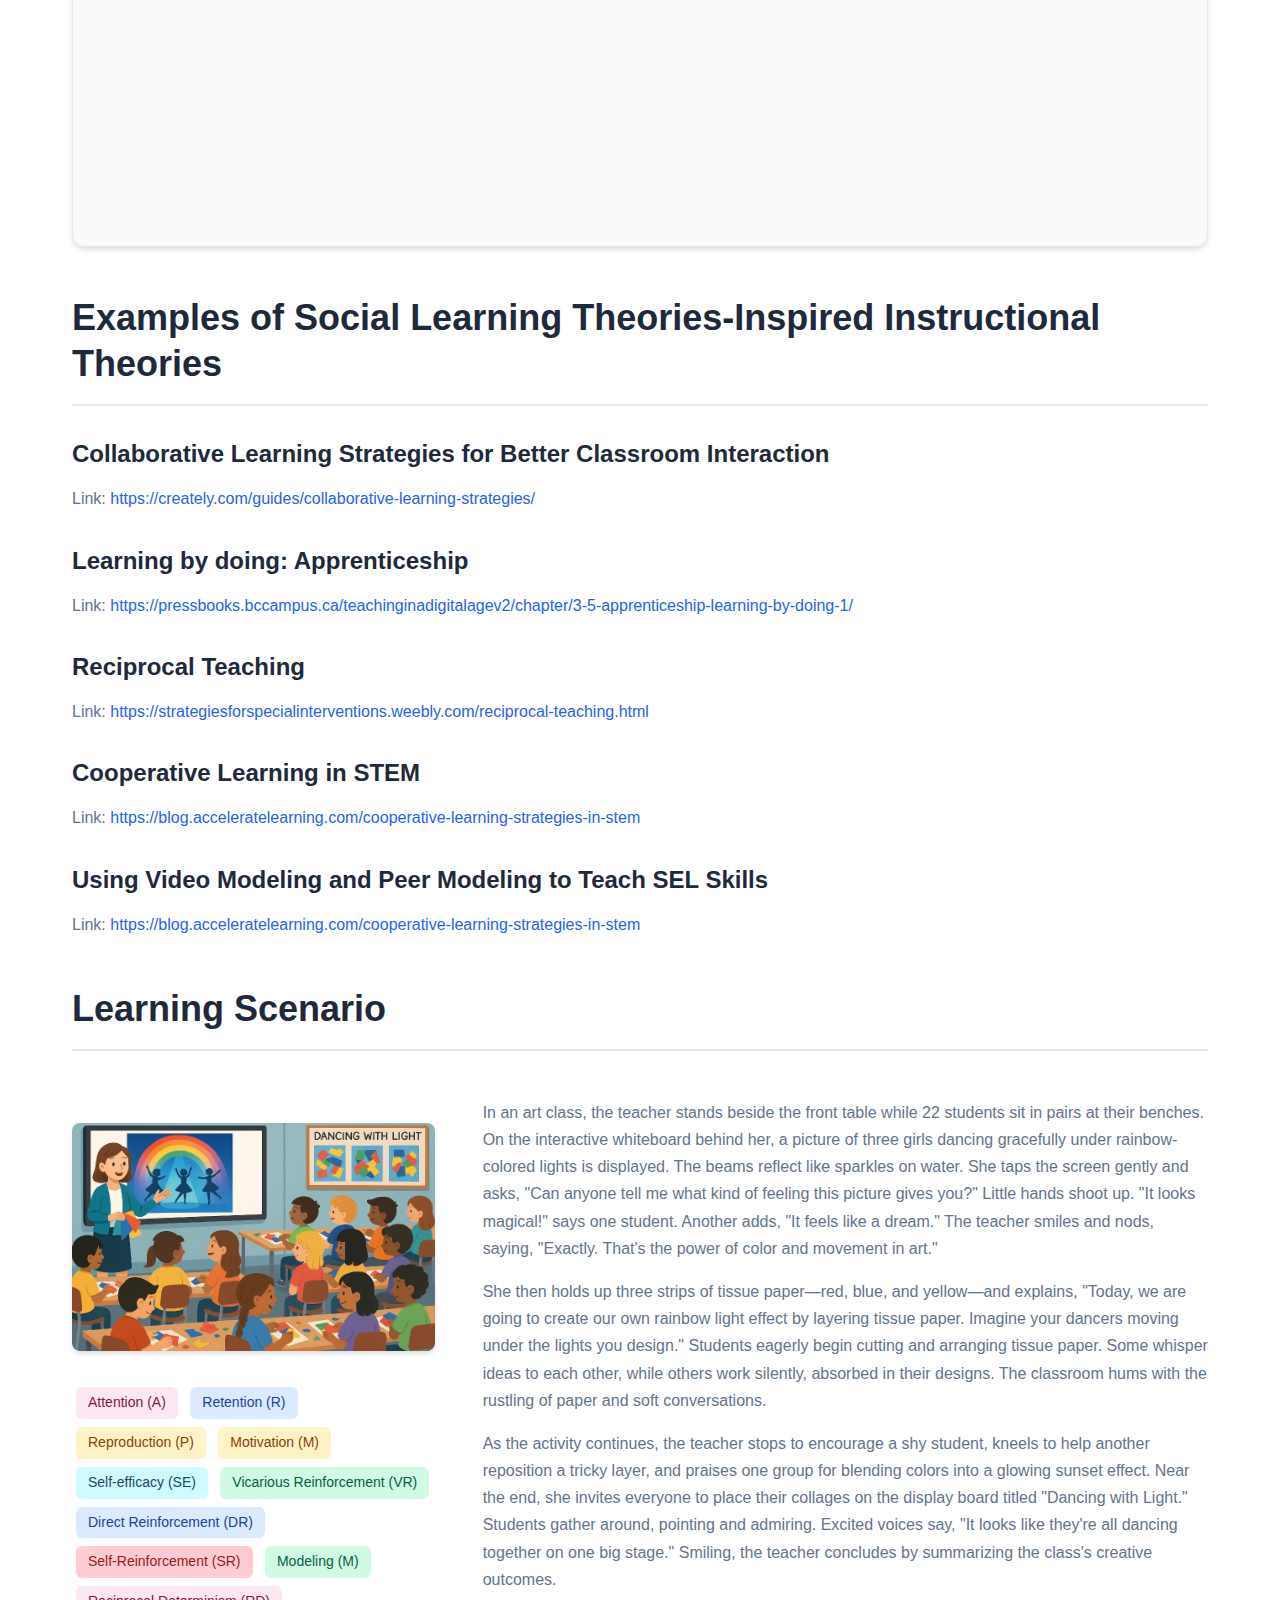
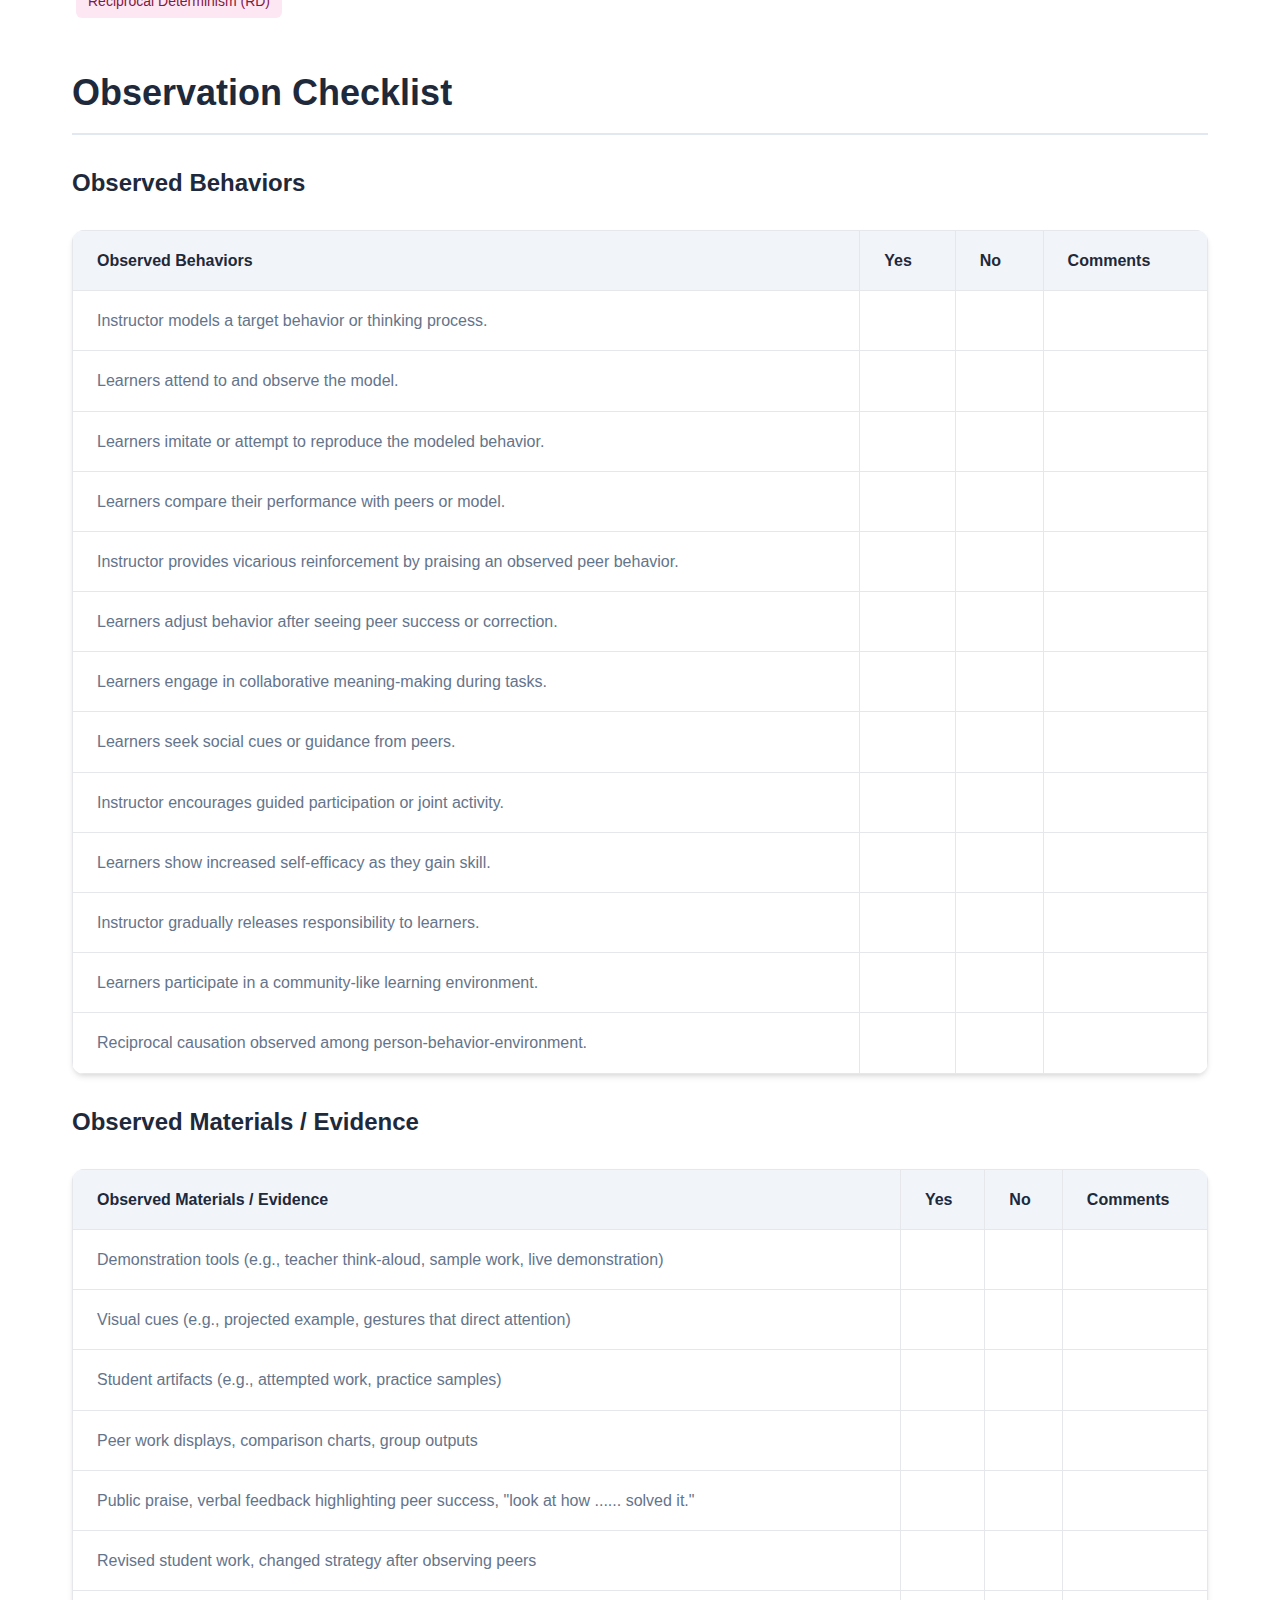
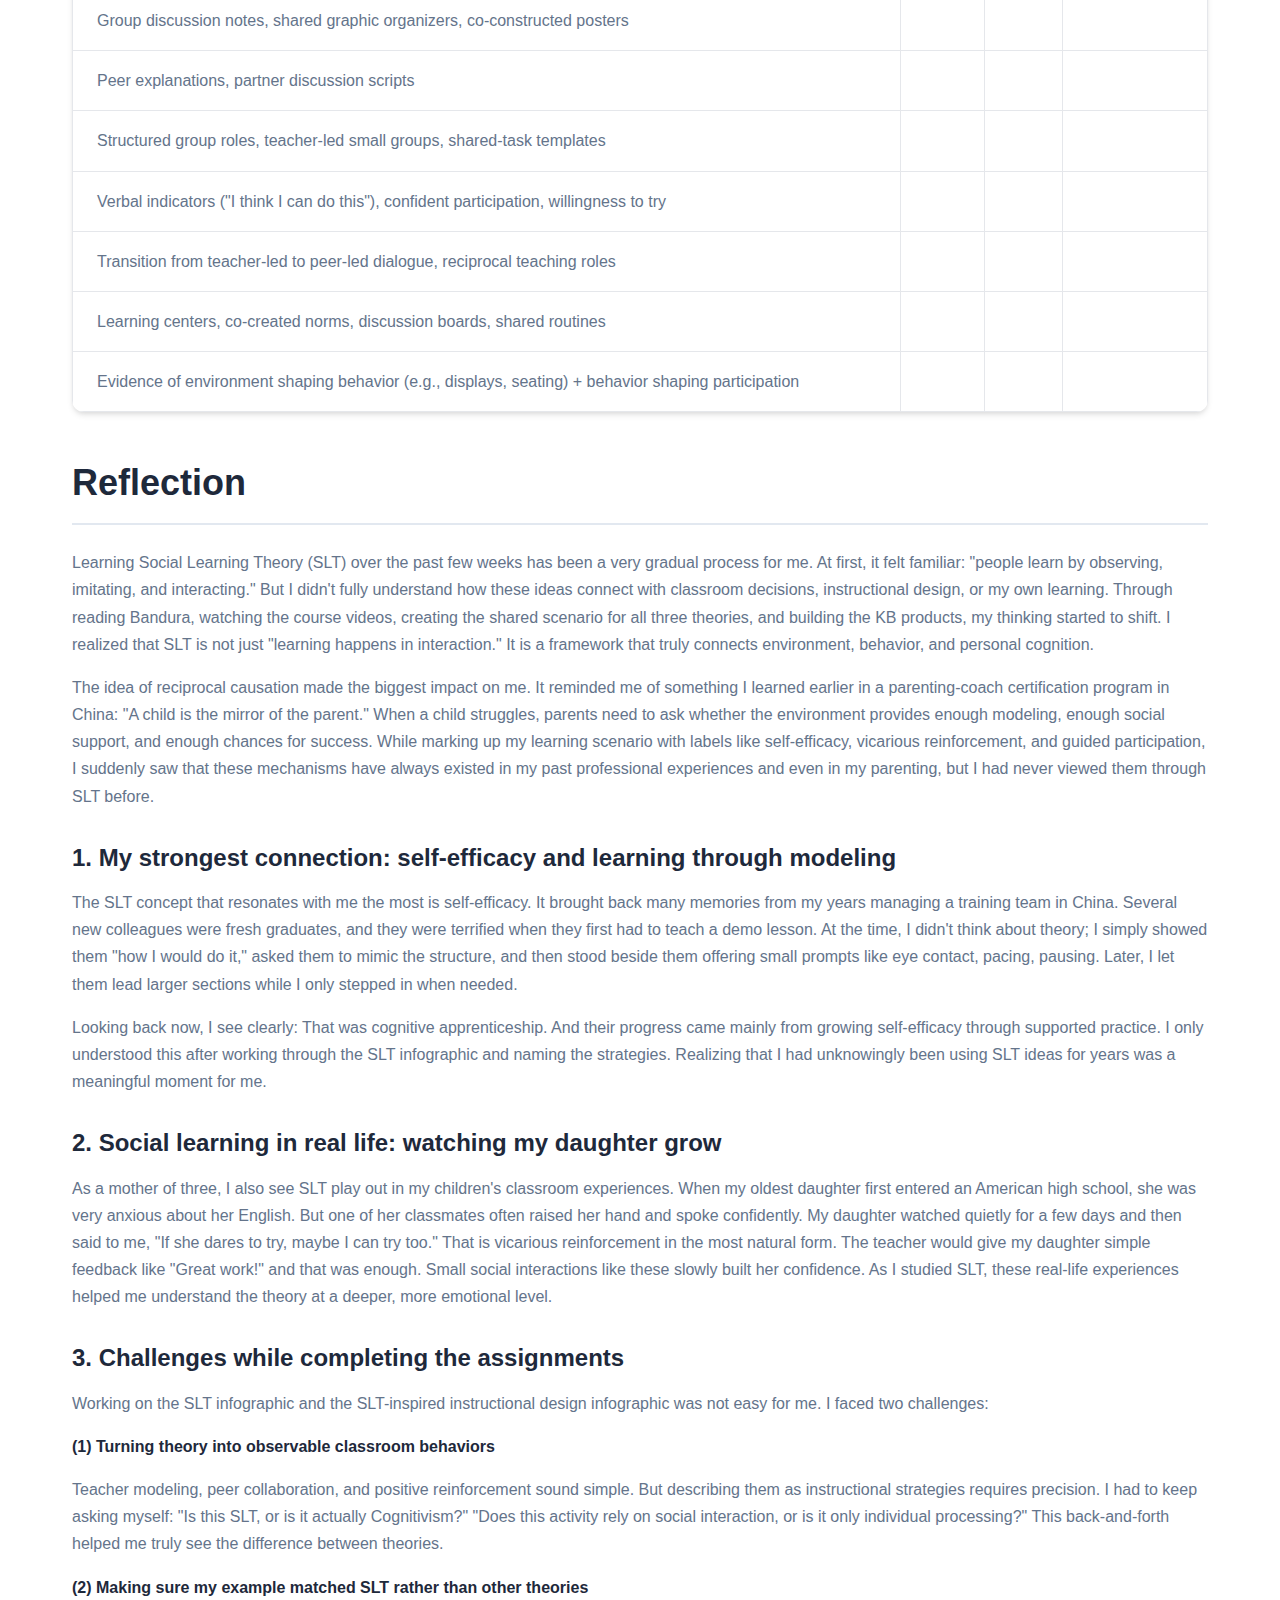
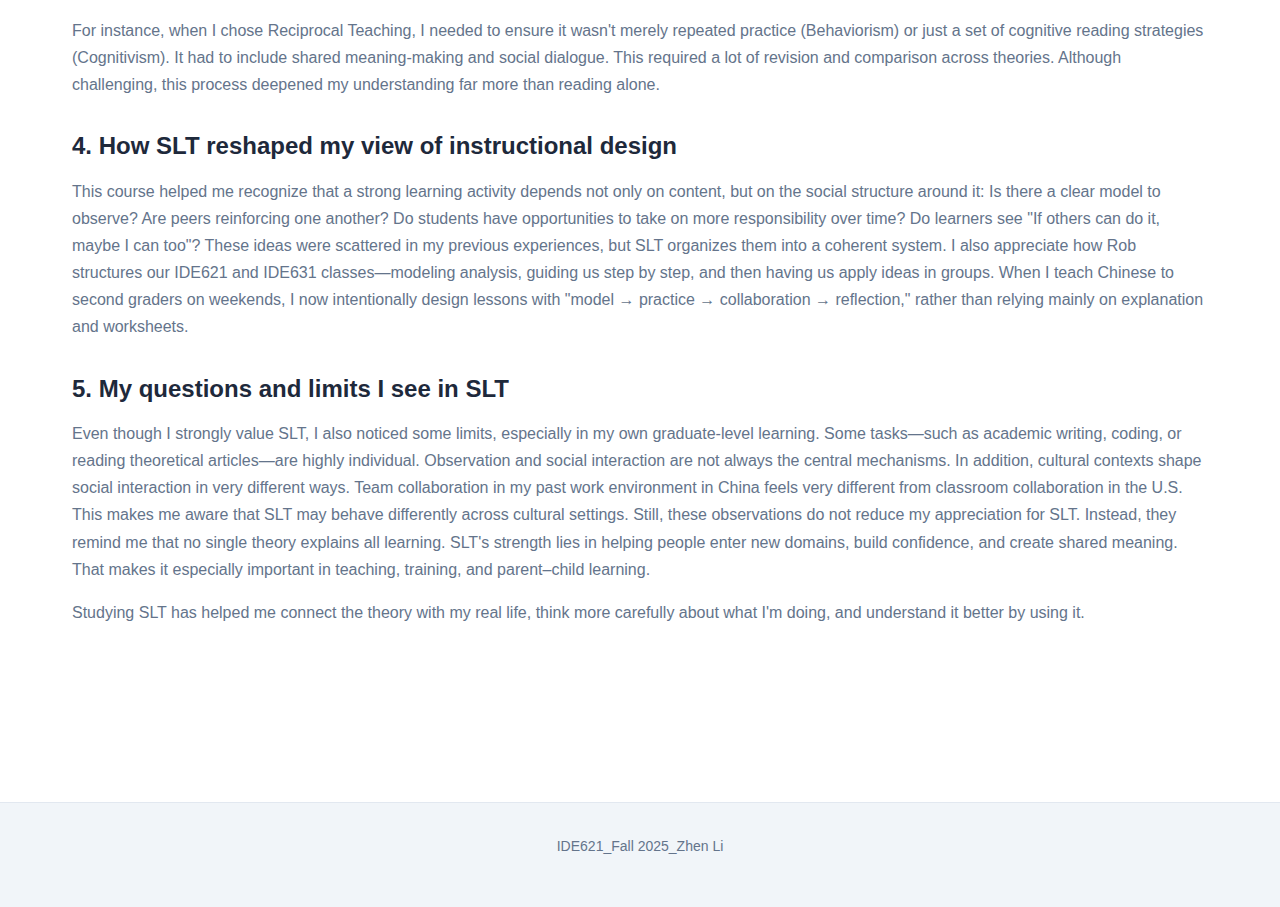
<file: KB/social-learning/index.html>
<!DOCTYPE html>
<html lang="en">
<head>
    <meta charset="UTF-8">
    <meta name="viewport" content="width=device-width, initial-scale=1.0">
    <title>Social Learning Theories - Learning Theories</title>
    <link rel="stylesheet" href="/style.css">
    <style>
        .tag {
            display: inline-block;
            padding: 0.25rem 0.75rem;
            margin: 0.25rem;
            border-radius: 0.375rem;
            font-size: 0.875rem;
            font-weight: 500;
        }
        /* Specific background colors for tags */
        .tag.color-hot-pink { background-color: #fce7f3; color: #831843; }
        .tag.color-blue { background-color: #dbeafe; color: #1e40af; }
        .tag.color-bright-yellow { background-color: #fef3c7; color: #92400e; }
        .tag.color-dark-yellow { background-color: #fef3c7; color: #92400e; }
        .tag.color-cyan { background-color: #cffafe; color: #164e63; }
        .tag.color-dark-green { background-color: #d1fae5; color: #065f46; }
        .tag.color-red { background-color: #fecdd3; color: #991b1b; }
        .tag.color-green { background-color: #d1fae5; color: #065f46; }
        .tag.color-pink { background-color: #fce7f3; color: #831843; }
        .learning-scenario-columns {
            display: grid;
            grid-template-columns: 1fr 2fr;
            gap: var(--spacing-2xl);
            margin: var(--spacing-2xl) 0;
            align-items: start;
        }
        .scenario-left {
            display: flex;
            flex-direction: column;
            align-items: center;
        }
        .scenario-left img {
            width: 100%;
            height: auto;
            border-radius: var(--radius-md);
            margin-bottom: var(--spacing-md);
        }
        .scenario-left p strong {
            display: none; /* Hide "Tags:" heading */
        }
        @media (max-width: 768px) {
            .learning-scenario-columns {
                grid-template-columns: 1fr;
            }
        }
    </style>
</head>
<body>
    <!-- Navigation -->
    <nav class="nav-container">
        <div class="nav-wrapper">
            <ul class="nav-menu">
                <li><a href="/home/">Home</a></li>
                <li class="nav-dropdown">
                    <a href="/KB/">KB</a>
                    <ul class="nav-submenu">
                        <li><a href="/KB/behaviorism/">Behaviorism</a></li>
                        <li><a href="/KB/cognitivism/">Cognitivism</a></li>
                        <li><a href="/KB/social-learning/" class="active">Social Learning</a></li>
                    </ul>
                </li>
                <li class="nav-dropdown">
                    <a href="/about/">About</a>
                    <ul class="nav-submenu">
                        <li><a href="/about/contact/">Contact</a></li>
                    </ul>
                </li>
            </ul>
        </div>
    </nav>

    <!-- Hero Section -->
    <section class="hero-section">
        <div class="hero-content">
            <h1>Social Learning Theories</h1>
            <p><strong>Knowledge Base prepared by Zhen Li</strong></p>
        </div>
    </section>

    <!-- Main Content -->
    <main class="main-container">
        <!-- Infographics -->
        <section class="section">
            <h2>Infographics of Social Learning Theories & Social Learning Theory-Inspired Instructional Design Theories</h2>
            <div class="pdf-preview">
                <iframe src="assets/Social_Learning_Theories.pdf#toolbar=0&navpanes=0&scrollbar=0&view=FitH"></iframe>
            </div>
            <div class="pdf-preview">
                <iframe src="assets/SLT_Inspired_Instructional_Theories.pdf#toolbar=0&navpanes=0&scrollbar=0&view=FitH"></iframe>
            </div>
        </section>

        <!-- Examples -->
        <section class="section">
            <h2>Examples of Social Learning Theories-Inspired Instructional Theories</h2>
            
            <h3>Collaborative Learning Strategies for Better Classroom Interaction</h3>
            <p>Link: <a href="https://creately.com/guides/collaborative-learning-strategies/">https://creately.com/guides/collaborative-learning-strategies/</a></p>

            <h3>Learning by doing: Apprenticeship</h3>
            <p>Link: <a href="https://pressbooks.bccampus.ca/teachinginadigitalagev2/chapter/3-5-apprenticeship-learning-by-doing-1/">https://pressbooks.bccampus.ca/teachinginadigitalagev2/chapter/3-5-apprenticeship-learning-by-doing-1/</a></p>

            <h3>Reciprocal Teaching</h3>
            <p>Link: <a href="https://strategiesforspecialinterventions.weebly.com/reciprocal-teaching.html">https://strategiesforspecialinterventions.weebly.com/reciprocal-teaching.html</a></p>

            <h3>Cooperative Learning in STEM</h3>
            <p>Link: <a href="https://blog.acceleratelearning.com/cooperative-learning-strategies-in-stem">https://blog.acceleratelearning.com/cooperative-learning-strategies-in-stem</a></p>

            <h3>Using Video Modeling and Peer Modeling to Teach SEL Skills</h3>
            <p>Link: <a href="https://blog.acceleratelearning.com/cooperative-learning-strategies-in-stem">https://blog.acceleratelearning.com/cooperative-learning-strategies-in-stem</a></p>
        </section>

        <!-- Learning Scenario -->
        <section class="section">
            <h2>Learning Scenario</h2>
            <div class="learning-scenario-columns">
                <div class="scenario-left">
                    <img src="assets/images/learning-scenario.png" alt="Learning Scenario">
                    <p><strong>Tags:</strong></p> <!-- This strong tag is hidden by CSS -->
                    <div>
                        <span class="tag color-hot-pink">Attention (A)</span>
                        <span class="tag color-blue">Retention (R)</span>
                        <span class="tag color-bright-yellow">Reproduction (P)</span>
                        <span class="tag color-dark-yellow">Motivation (M)</span>
                        <span class="tag color-cyan">Self-efficacy (SE)</span>
                        <span class="tag color-dark-green">Vicarious Reinforcement (VR)</span>
                        <span class="tag color-blue">Direct Reinforcement (DR)</span>
                        <span class="tag color-red">Self-Reinforcement (SR)</span>
                        <span class="tag color-green">Modeling (M)</span>
                        <span class="tag color-pink">Reciprocal Determinism (RD)</span>
                    </div>
                </div>
                <div>
                    <p>In an art class, the teacher stands beside the front table while 22 students sit in pairs at their benches. On the interactive whiteboard behind her, a picture of three girls dancing gracefully under rainbow-colored lights is displayed. The beams reflect like sparkles on water. She taps the screen gently and asks, "Can anyone tell me what kind of feeling this picture gives you?" Little hands shoot up. "It looks magical!" says one student. Another adds, "It feels like a dream." The teacher smiles and nods, saying, "Exactly. That's the power of color and movement in art."</p>
                    <p>She then holds up three strips of tissue paper—red, blue, and yellow—and explains, "Today, we are going to create our own rainbow light effect by layering tissue paper. Imagine your dancers moving under the lights you design." Students eagerly begin cutting and arranging tissue paper. Some whisper ideas to each other, while others work silently, absorbed in their designs. The classroom hums with the rustling of paper and soft conversations.</p>
                    <p>As the activity continues, the teacher stops to encourage a shy student, kneels to help another reposition a tricky layer, and praises one group for blending colors into a glowing sunset effect. Near the end, she invites everyone to place their collages on the display board titled "Dancing with Light." Students gather around, pointing and admiring. Excited voices say, "It looks like they're all dancing together on one big stage." Smiling, the teacher concludes by summarizing the class's creative outcomes.</p>
                </div>
            </div>
        </section>

        <!-- Observation Checklist -->
        <section class="section">
            <h2>Observation Checklist</h2>
            
            <h3>Observed Behaviors</h3>
            <table>
                <thead>
                    <tr>
                        <th>Observed Behaviors</th>
                        <th>Yes</th>
                        <th>No</th>
                        <th>Comments</th>
                    </tr>
                </thead>
                <tbody>
                    <tr>
                        <td>Instructor models a target behavior or thinking process.</td>
                        <td></td>
                        <td></td>
                        <td></td>
                    </tr>
                    <tr>
                        <td>Learners attend to and observe the model.</td>
                        <td></td>
                        <td></td>
                        <td></td>
                    </tr>
                    <tr>
                        <td>Learners imitate or attempt to reproduce the modeled behavior.</td>
                        <td></td>
                        <td></td>
                        <td></td>
                    </tr>
                    <tr>
                        <td>Learners compare their performance with peers or model.</td>
                        <td></td>
                        <td></td>
                        <td></td>
                    </tr>
                    <tr>
                        <td>Instructor provides vicarious reinforcement by praising an observed peer behavior.</td>
                        <td></td>
                        <td></td>
                        <td></td>
                    </tr>
                    <tr>
                        <td>Learners adjust behavior after seeing peer success or correction.</td>
                        <td></td>
                        <td></td>
                        <td></td>
                    </tr>
                    <tr>
                        <td>Learners engage in collaborative meaning-making during tasks.</td>
                        <td></td>
                        <td></td>
                        <td></td>
                    </tr>
                    <tr>
                        <td>Learners seek social cues or guidance from peers.</td>
                        <td></td>
                        <td></td>
                        <td></td>
                    </tr>
                    <tr>
                        <td>Instructor encourages guided participation or joint activity.</td>
                        <td></td>
                        <td></td>
                        <td></td>
                    </tr>
                    <tr>
                        <td>Learners show increased self-efficacy as they gain skill.</td>
                        <td></td>
                        <td></td>
                        <td></td>
                    </tr>
                    <tr>
                        <td>Instructor gradually releases responsibility to learners.</td>
                        <td></td>
                        <td></td>
                        <td></td>
                    </tr>
                    <tr>
                        <td>Learners participate in a community-like learning environment.</td>
                        <td></td>
                        <td></td>
                        <td></td>
                    </tr>
                    <tr>
                        <td>Reciprocal causation observed among person-behavior-environment.</td>
                        <td></td>
                        <td></td>
                        <td></td>
                    </tr>
                </tbody>
            </table>

            <h3>Observed Materials / Evidence</h3>
            <table>
                <thead>
                    <tr>
                        <th>Observed Materials / Evidence</th>
                        <th>Yes</th>
                        <th>No</th>
                        <th>Comments</th>
                    </tr>
                </thead>
                <tbody>
                    <tr>
                        <td>Demonstration tools (e.g., teacher think-aloud, sample work, live demonstration)</td>
                        <td></td>
                        <td></td>
                        <td></td>
                    </tr>
                    <tr>
                        <td>Visual cues (e.g., projected example, gestures that direct attention)</td>
                        <td></td>
                        <td></td>
                        <td></td>
                    </tr>
                    <tr>
                        <td>Student artifacts (e.g., attempted work, practice samples)</td>
                        <td></td>
                        <td></td>
                        <td></td>
                    </tr>
                    <tr>
                        <td>Peer work displays, comparison charts, group outputs</td>
                        <td></td>
                        <td></td>
                        <td></td>
                    </tr>
                    <tr>
                        <td>Public praise, verbal feedback highlighting peer success, "look at how ...... solved it."</td>
                        <td></td>
                        <td></td>
                        <td></td>
                    </tr>
                    <tr>
                        <td>Revised student work, changed strategy after observing peers</td>
                        <td></td>
                        <td></td>
                        <td></td>
                    </tr>
                    <tr>
                        <td>Group discussion notes, shared graphic organizers, co-constructed posters</td>
                        <td></td>
                        <td></td>
                        <td></td>
                    </tr>
                    <tr>
                        <td>Peer explanations, partner discussion scripts</td>
                        <td></td>
                        <td></td>
                        <td></td>
                    </tr>
                    <tr>
                        <td>Structured group roles, teacher-led small groups, shared-task templates</td>
                        <td></td>
                        <td></td>
                        <td></td>
                    </tr>
                    <tr>
                        <td>Verbal indicators ("I think I can do this"), confident participation, willingness to try</td>
                        <td></td>
                        <td></td>
                        <td></td>
                    </tr>
                    <tr>
                        <td>Transition from teacher-led to peer-led dialogue, reciprocal teaching roles</td>
                        <td></td>
                        <td></td>
                        <td></td>
                    </tr>
                    <tr>
                        <td>Learning centers, co-created norms, discussion boards, shared routines</td>
                        <td></td>
                        <td></td>
                        <td></td>
                    </tr>
                    <tr>
                        <td>Evidence of environment shaping behavior (e.g., displays, seating) + behavior shaping participation</td>
                        <td></td>
                        <td></td>
                        <td></td>
                    </tr>
                </tbody>
            </table>
        </section>

        <!-- Reflection -->
        <section class="section">
            <h2>Reflection</h2>
            <p>Learning Social Learning Theory (SLT) over the past few weeks has been a very gradual process for me. At first, it felt familiar: "people learn by observing, imitating, and interacting." But I didn't fully understand how these ideas connect with classroom decisions, instructional design, or my own learning. Through reading Bandura, watching the course videos, creating the shared scenario for all three theories, and building the KB products, my thinking started to shift. I realized that SLT is not just "learning happens in interaction." It is a framework that truly connects environment, behavior, and personal cognition.</p>
            <p>The idea of reciprocal causation made the biggest impact on me. It reminded me of something I learned earlier in a parenting-coach certification program in China: "A child is the mirror of the parent." When a child struggles, parents need to ask whether the environment provides enough modeling, enough social support, and enough chances for success. While marking up my learning scenario with labels like self-efficacy, vicarious reinforcement, and guided participation, I suddenly saw that these mechanisms have always existed in my past professional experiences and even in my parenting, but I had never viewed them through SLT before.</p>
            
            <h3>1. My strongest connection: self-efficacy and learning through modeling</h3>
            <p>The SLT concept that resonates with me the most is self-efficacy. It brought back many memories from my years managing a training team in China. Several new colleagues were fresh graduates, and they were terrified when they first had to teach a demo lesson. At the time, I didn't think about theory; I simply showed them "how I would do it," asked them to mimic the structure, and then stood beside them offering small prompts like eye contact, pacing, pausing. Later, I let them lead larger sections while I only stepped in when needed.</p>
            <p>Looking back now, I see clearly: That was cognitive apprenticeship. And their progress came mainly from growing self-efficacy through supported practice. I only understood this after working through the SLT infographic and naming the strategies. Realizing that I had unknowingly been using SLT ideas for years was a meaningful moment for me.</p>

            <h3>2. Social learning in real life: watching my daughter grow</h3>
            <p>As a mother of three, I also see SLT play out in my children's classroom experiences. When my oldest daughter first entered an American high school, she was very anxious about her English. But one of her classmates often raised her hand and spoke confidently. My daughter watched quietly for a few days and then said to me, "If she dares to try, maybe I can try too." That is vicarious reinforcement in the most natural form. The teacher would give my daughter simple feedback like "Great work!" and that was enough. Small social interactions like these slowly built her confidence. As I studied SLT, these real-life experiences helped me understand the theory at a deeper, more emotional level.</p>

            <h3>3. Challenges while completing the assignments</h3>
            <p>Working on the SLT infographic and the SLT-inspired instructional design infographic was not easy for me. I faced two challenges:</p>
            <p><strong>(1) Turning theory into observable classroom behaviors</strong></p>
            <p>Teacher modeling, peer collaboration, and positive reinforcement sound simple. But describing them as instructional strategies requires precision. I had to keep asking myself: "Is this SLT, or is it actually Cognitivism?" "Does this activity rely on social interaction, or is it only individual processing?" This back-and-forth helped me truly see the difference between theories.</p>
            <p><strong>(2) Making sure my example matched SLT rather than other theories</strong></p>
            <p>For instance, when I chose Reciprocal Teaching, I needed to ensure it wasn't merely repeated practice (Behaviorism) or just a set of cognitive reading strategies (Cognitivism). It had to include shared meaning-making and social dialogue. This required a lot of revision and comparison across theories. Although challenging, this process deepened my understanding far more than reading alone.</p>

            <h3>4. How SLT reshaped my view of instructional design</h3>
            <p>This course helped me recognize that a strong learning activity depends not only on content, but on the social structure around it: Is there a clear model to observe? Are peers reinforcing one another? Do students have opportunities to take on more responsibility over time? Do learners see "If others can do it, maybe I can too"? These ideas were scattered in my previous experiences, but SLT organizes them into a coherent system. I also appreciate how Rob structures our IDE621 and IDE631 classes—modeling analysis, guiding us step by step, and then having us apply ideas in groups. When I teach Chinese to second graders on weekends, I now intentionally design lessons with "model → practice → collaboration → reflection," rather than relying mainly on explanation and worksheets.</p>

            <h3>5. My questions and limits I see in SLT</h3>
            <p>Even though I strongly value SLT, I also noticed some limits, especially in my own graduate-level learning. Some tasks—such as academic writing, coding, or reading theoretical articles—are highly individual. Observation and social interaction are not always the central mechanisms. In addition, cultural contexts shape social interaction in very different ways. Team collaboration in my past work environment in China feels very different from classroom collaboration in the U.S. This makes me aware that SLT may behave differently across cultural settings. Still, these observations do not reduce my appreciation for SLT. Instead, they remind me that no single theory explains all learning. SLT's strength lies in helping people enter new domains, build confidence, and create shared meaning. That makes it especially important in teaching, training, and parent–child learning.</p>
            <p>Studying SLT has helped me connect the theory with my real life, think more carefully about what I'm doing, and understand it better by using it.</p>
        </section>
    </main>

    <!-- Footer -->
    <footer class="footer">
        <p>IDE621_Fall 2025_Zhen Li</p>
    </footer>
</body>
</html>
</file>
<file: style.css>
/* Modern, Clean Website Stylesheet */
/* Using CSS Grid and Flexbox for modern layouts */

* {
  margin: 0;
  padding: 0;
  box-sizing: border-box;
}

:root {
  --primary-color: #2563eb;
  --primary-dark: #1e40af;
  --primary-light: #3b82f6;
  --secondary-color: #64748b;
  --accent-color: #f59e0b;
  --text-primary: #1e293b;
  --text-secondary: #64748b;
  --text-light: #94a3b8;
  --bg-primary: #ffffff;
  --bg-secondary: #f8fafc;
  --bg-tertiary: #f1f5f9;
  --border-color: #e2e8f0;
  --shadow-sm: 0 1px 2px 0 rgba(0, 0, 0, 0.05);
  --shadow-md: 0 4px 6px -1px rgba(0, 0, 0, 0.1), 0 2px 4px -1px rgba(0, 0, 0, 0.06);
  --shadow-lg: 0 10px 15px -3px rgba(0, 0, 0, 0.1), 0 4px 6px -2px rgba(0, 0, 0, 0.05);
  --shadow-xl: 0 20px 25px -5px rgba(0, 0, 0, 0.1), 0 10px 10px -5px rgba(0, 0, 0, 0.04);
  --radius-sm: 0.375rem;
  --radius-md: 0.5rem;
  --radius-lg: 0.75rem;
  --radius-xl: 1rem;
  --spacing-xs: 0.5rem;
  --spacing-sm: 0.75rem;
  --spacing-md: 1rem;
  --spacing-lg: 1.5rem;
  --spacing-xl: 2rem;
  --spacing-2xl: 3rem;
  --spacing-3xl: 4rem;
}

html {
  scroll-behavior: smooth;
}

body {
  font-family: -apple-system, BlinkMacSystemFont, 'Segoe UI', 'Roboto', 'Oxygen', 'Ubuntu', 'Cantarell', 'Fira Sans', 'Droid Sans', 'Helvetica Neue', sans-serif;
  line-height: 1.7;
  color: var(--text-primary);
  background-color: var(--bg-primary);
  font-size: 16px;
  -webkit-font-smoothing: antialiased;
  -moz-osx-font-smoothing: grayscale;
}

/* Typography */
h1, h2, h3, h4, h5, h6 {
  font-weight: 700;
  line-height: 1.3;
  color: var(--text-primary);
  margin-bottom: var(--spacing-md);
}

h1 {
  font-size: 3rem;
  font-weight: 800;
  letter-spacing: -0.02em;
}

h2 {
  font-size: 2.25rem;
  font-weight: 700;
  margin-top: var(--spacing-2xl);
  margin-bottom: var(--spacing-lg);
  padding-bottom: var(--spacing-md);
  border-bottom: 2px solid var(--border-color);
}

h3 {
  font-size: 1.5rem;
  font-weight: 600;
  margin-top: var(--spacing-xl);
  margin-bottom: var(--spacing-md);
}

h4 {
  font-size: 1.25rem;
  font-weight: 600;
  margin-top: var(--spacing-lg);
  margin-bottom: var(--spacing-sm);
}

p {
  margin-bottom: var(--spacing-md);
  color: var(--text-secondary);
}

a {
  color: var(--primary-color);
  text-decoration: none;
  transition: color 0.2s ease;
}

a:hover {
  color: var(--primary-dark);
  text-decoration: underline;
}

strong {
  font-weight: 600;
  color: var(--text-primary);
}

em {
  font-style: italic;
}

/* Navigation */
.nav-container {
  background-color: var(--bg-primary);
  border-bottom: 1px solid var(--border-color);
  position: sticky;
  top: 0;
  z-index: 100;
  backdrop-filter: blur(10px);
  background-color: rgba(255, 255, 255, 0.95);
}

.nav-wrapper {
  max-width: 1200px;
  margin: 0 auto;
  padding: 0 var(--spacing-xl);
}

.nav-menu {
  display: flex;
  list-style: none;
  gap: var(--spacing-md);
  flex-wrap: wrap;
  padding: var(--spacing-md) 0;
}

.nav-menu a {
  color: var(--text-secondary);
  font-weight: 500;
  padding: var(--spacing-sm) var(--spacing-md);
  border-radius: var(--radius-md);
  transition: all 0.2s ease;
}

.nav-menu a:hover {
  background-color: var(--bg-tertiary);
  color: var(--primary-color);
  text-decoration: none;
}

.nav-menu a.active {
  color: var(--primary-color);
  background-color: var(--bg-tertiary);
}

/* Navigation Dropdown */
.nav-dropdown {
  position: relative;
}

.nav-submenu {
  display: none;
  position: absolute;
  top: 100%;
  left: 0;
  background-color: var(--bg-primary);
  border: 1px solid var(--border-color);
  border-radius: var(--radius-md);
  box-shadow: var(--shadow-lg);
  list-style: none;
  padding: var(--spacing-sm) 0;
  margin-top: var(--spacing-xs);
  min-width: 200px;
  z-index: 1000;
}

.nav-dropdown:hover .nav-submenu {
  display: block;
}

.nav-submenu li {
  margin: 0;
}

.nav-submenu a {
  display: block;
  padding: var(--spacing-sm) var(--spacing-md);
  color: var(--text-secondary);
  text-decoration: none;
  border-radius: 0;
}

.nav-submenu a:hover {
  background-color: var(--bg-tertiary);
  color: var(--primary-color);
}

.nav-submenu a.active {
  background-color: var(--bg-tertiary);
  color: var(--primary-color);
  font-weight: 600;
}

/* Hero Section */
.hero-section {
  background: linear-gradient(135deg, var(--primary-color) 0%, var(--primary-dark) 100%);
  color: white;
  padding: var(--spacing-3xl) var(--spacing-xl);
  text-align: center;
  position: relative;
  overflow: hidden;
}

.hero-section::before {
  content: '';
  position: absolute;
  top: 0;
  left: 0;
  right: 0;
  bottom: 0;
  background: url('data:image/svg+xml,<svg width="60" height="60" viewBox="0 0 60 60" xmlns="http://www.w3.org/2000/svg"><g fill="none" fill-rule="evenodd"><g fill="%23ffffff" fill-opacity="0.05"><circle cx="30" cy="30" r="2"/></g></svg>');
  opacity: 0.3;
}

.hero-content {
  position: relative;
  z-index: 1;
  max-width: 800px;
  margin: 0 auto;
}

.hero-section h1 {
  color: white;
  font-size: 3.5rem;
  margin-bottom: var(--spacing-lg);
  text-shadow: 0 2px 4px rgba(0, 0, 0, 0.1);
}

.hero-section p {
  color: rgba(255, 255, 255, 0.95);
  font-size: 1.25rem;
  margin-bottom: 0;
}

/* Main Container */
.main-container {
  max-width: 1200px;
  margin: 0 auto;
  padding: var(--spacing-3xl) var(--spacing-xl);
}

/* Layout: Grid 3 Columns */
.layout-grid-3 {
  display: grid;
  grid-template-columns: repeat(auto-fit, minmax(300px, 1fr));
  gap: var(--spacing-xl);
  margin: var(--spacing-2xl) 0;
}

/* Layout: Grid 2 Columns */
.layout-grid-2 {
  display: grid;
  grid-template-columns: repeat(auto-fit, minmax(400px, 1fr));
  gap: var(--spacing-xl);
  margin: var(--spacing-2xl) 0;
}

/* Layout: Two Column */
.layout-two-column {
  display: grid;
  grid-template-columns: 1fr 1fr;
  gap: var(--spacing-2xl);
  margin: var(--spacing-2xl) 0;
  align-items: start;
}

/* Cards */
.card {
  background: var(--bg-primary);
  border: 1px solid var(--border-color);
  border-radius: var(--radius-lg);
  padding: var(--spacing-xl);
  transition: all 0.3s ease;
  box-shadow: var(--shadow-sm);
}

.card:hover {
  box-shadow: var(--shadow-md);
  transform: translateY(-2px);
}

.card img {
  width: 100%;
  height: auto;
  border-radius: var(--radius-md);
  margin-bottom: var(--spacing-md);
}

.card h3 {
  margin-top: 0;
  color: var(--primary-color);
}

.card p {
  margin-bottom: var(--spacing-sm);
}

/* Images */
img {
  max-width: 100%;
  height: auto;
  border-radius: var(--radius-md);
  box-shadow: var(--shadow-md);
  margin: var(--spacing-lg) 0;
}

/* Lists */
ul, ol {
  margin: var(--spacing-md) 0;
  padding-left: var(--spacing-xl);
  color: var(--text-secondary);
}

li {
  margin: var(--spacing-sm) 0;
}

ul li::marker {
  color: var(--primary-color);
}

/* Tables */
table {
  width: 100%;
  border-collapse: collapse;
  margin: var(--spacing-xl) 0;
  background: var(--bg-primary);
  border-radius: var(--radius-lg);
  overflow: hidden;
  box-shadow: var(--shadow-md);
}

thead {
  background: var(--bg-tertiary);
}

th {
  padding: var(--spacing-md) var(--spacing-lg);
  text-align: left;
  font-weight: 600;
  color: var(--text-primary);
  border: 1px solid #e5e7eb;
}

td {
  padding: var(--spacing-md) var(--spacing-lg);
  border: 1px solid #e5e7eb;
  color: var(--text-secondary);
}

tbody tr:hover {
  background-color: var(--bg-secondary);
}

/* PDF Preview */
.pdf-preview {
  width: 100%;
  height: 600px;
  border: 1px solid var(--border-color);
  border-radius: var(--radius-lg);
  margin: var(--spacing-lg) 0;
  box-shadow: var(--shadow-md);
  background-color: var(--bg-secondary);
  overflow: hidden;
  position: relative;
}

.pdf-preview::before {
  content: '';
  position: absolute;
  top: 0;
  left: 0;
  right: 0;
  height: 40px;
  background: linear-gradient(180deg, rgba(255, 255, 255, 0.9) 0%, rgba(255, 255, 255, 0) 100%);
  z-index: 1;
  pointer-events: none;
}

.pdf-preview embed,
.pdf-preview iframe,
.pdf-preview object {
  width: 100%;
  height: 100%;
  border: none;
  display: block;
}

.pdf-preview iframe {
  border: none;
  overflow: hidden;
}

/* PDF Preview in cards */
.card .pdf-preview {
  height: 400px;
  margin: var(--spacing-md) 0;
}

@media (max-width: 768px) {
  .pdf-preview {
    height: 500px;
  }
  
  .card .pdf-preview {
    height: 300px;
  }
}

/* Sections */
.section {
  margin: var(--spacing-2xl) 0;
}

/* Horizontal Rule */
hr {
  border: none;
  border-top: 1px solid var(--border-color);
  margin: var(--spacing-2xl) 0;
}

/* Footer */
.footer {
  background-color: var(--bg-tertiary);
  padding: var(--spacing-xl);
  text-align: center;
  margin-top: var(--spacing-3xl);
  border-top: 1px solid var(--border-color);
  color: var(--text-light);
  font-size: 0.875rem;
}

/* Links in content */
.content a {
  color: var(--primary-color);
  font-weight: 500;
}

.content a:hover {
  text-decoration: underline;
}

/* Responsive Design */
@media (max-width: 1024px) {
  .layout-two-column {
    grid-template-columns: 1fr;
  }
  
  .layout-grid-3 {
    grid-template-columns: repeat(auto-fit, minmax(250px, 1fr));
  }
  
  .layout-grid-2 {
    grid-template-columns: 1fr;
  }
}

@media (max-width: 768px) {
  :root {
    --spacing-xl: 1.5rem;
    --spacing-2xl: 2rem;
    --spacing-3xl: 2.5rem;
  }
  
  h1 {
    font-size: 2.25rem;
  }
  
  h2 {
    font-size: 1.875rem;
  }
  
  h3 {
    font-size: 1.25rem;
  }
  
  .hero-section {
    padding: var(--spacing-2xl) var(--spacing-lg);
  }
  
  .hero-section h1 {
    font-size: 2.5rem;
  }
  
  .main-container {
    padding: var(--spacing-xl) var(--spacing-lg);
  }
  
  .nav-wrapper {
    padding: 0 var(--spacing-lg);
  }
  
  .nav-menu {
    flex-direction: column;
    gap: var(--spacing-xs);
  }
  
  .layout-grid-3,
  .layout-grid-2 {
    grid-template-columns: 1fr;
  }
}

@media (max-width: 480px) {
  h1 {
    font-size: 1.875rem;
  }
  
  h2 {
    font-size: 1.5rem;
  }
  
  .hero-section h1 {
    font-size: 2rem;
  }
  
  .main-container {
    padding: var(--spacing-lg) var(--spacing-md);
  }
}

/* Utility Classes */
.text-center {
  text-align: center;
}

.mt-0 { margin-top: 0; }
.mb-0 { margin-bottom: 0; }

/* Color Classes for Tags and Text Highlighting */
.color-purple {
  color: #9333ea;
}

.color-bright-yellow {
  color: #fbbf24;
}

.color-lime-green {
  color: #84cc16;
}

.color-cyan {
  color: #06b6d4;
}

.color-bright-red {
  color: #ef4444;
}

.color-bright-blue {
  color: #3b82f6;
}

.color-aqua-green {
  color: #10b981;
}

.color-olive-green {
  color: #65a30d;
}

.color-dark-olive-yellow-Green {
  color: #84cc16;
}

.color-hot-pink {
  color: #ec4899;
}

.color-blue {
  color: #2563eb;
}

.color-dark-yellow {
  color: #d97706;
}

.color-dark-green {
  color: #059669;
}

.color-yellow-green {
  color: #84cc16;
}

.color-deep-purple {
  color: #7c3aed;
}

.color-cyan-blue {
  color: #0891b2;
}

.color-red {
  color: #dc2626;
}

.color-green {
  color: #16a34a;
}

.color-pink {
  color: #db2777;
}
</file>
<file: cases/quality-parent-child-time/lib/icomoon.css>
@font-face {
	font-family: 'icomoon';
	src:  url('fonts/icomoon.ttf') format('truetype'),
				url('fonts/icomoon.woff') format('woff');
	font-weight: normal;
	font-style: normal;
}

[class^="icon-"], [class*=" icon-"] {
	/* use !important to prevent issues with browser extensions that change fonts */
	font-family: 'icomoon' !important;
	speak: none;
	font-style: normal;
	font-weight: normal;
	font-variant: normal;
	text-transform: none;
	line-height: 1;

	/* Better Font Rendering =========== */
	-webkit-font-smoothing: antialiased;
	-moz-osx-font-smoothing: grayscale;
}

.icon-edit-author-name:before {
	content: "\e976";
}
.icon-lock:before {
	content: "\e977";
}
.icon-checkmark-valid:before {
	content: "\e95d";
}
.icon-close-media-panel:before {
	content: "\e95e";
}
.icon-trash4:before {
	content: "\e95f";
}
.icon-x-invalid-url:before {
	content: "\e960";
}
.icon-attach2:before {
	content: "\e961";
}
.icon-bold:before {
	content: "\e962";
}
.icon-fontcolor:before {
	content: "\e963";
}
.icon-fontsize:before {
	content: "\e964";
}
.icon-italic:before {
	content: "\e965";
}
.icon-link:before {
	content: "\e966";
}
.icon-orderedlist:before {
	content: "\e967";
}
.icon-quote:before {
	content: "\e968";
}
.icon-unorderedlist:before {
	content: "\e969";
}
.icon-feedback:before {
	content: "\e910";
}
.icon-review:before {
	content: "\e911";
}
.icon-customizable:before {
	content: "\e908";
}
.icon-design:before {
	content: "\e909";
}
.icon-interactions:before {
	content: "\e90a";
}
.icon-questions:before {
	content: "\e90b";
}
.icon-scenarios2:before {
	content: "\e90c";
}
.icon-slides:before {
	content: "\e90d";
}
.icon-desktop:before {
	content: "\e902";
}
.icon-expressions:before {
	content: "\e903";
}
.icon-poses:before {
	content: "\e904";
}
.icon-retina:before {
	content: "\e905";
}
.icon-scenarios:before {
	content: "\e906";
}
.icon-transparency:before {
	content: "\e907";
}
.icon-Master-01:before {
	content: "\e934";
}
.icon-Master-02:before {
	content: "\e93a";
}
.icon-Master-03:before {
	content: "\e939";
}
.icon-Master-04:before {
	content: "\e936";
}
.icon-Master-05:before {
	content: "\e93b";
}
.icon-Master-06:before {
	content: "\e935";
}
.icon-Master-07:before {
	content: "\e937";
}
.icon-Master-08:before {
	content: "\e938";
}
.icon-Master-09:before {
	content: "\e922";
}
.icon-Master-10:before {
	content: "\e926";
}
.icon-Master-11:before {
	content: "\e924";
}
.icon-Master-12:before {
	content: "\e928";
}
.icon-Master-13:before {
	content: "\e923";
}
.icon-Master-14:before {
	content: "\e925";
}
.icon-Master-15:before {
	content: "\e929";
}
.icon-Master-16:before {
	content: "\e927";
}
.icon-Master-17:before {
	content: "\e92b";
}
.icon-Master-18:before {
	content: "\e92c";
}
.icon-Master-19:before {
	content: "\e92d";
}
.icon-Master-20:before {
	content: "\e92e";
}
.icon-Master-21:before {
	content: "\e92f";
}
.icon-Master-22:before {
	content: "\e930";
}
.icon-Master-23:before {
	content: "\e931";
}
.icon-Master-24:before {
	content: "\e932";
}
.icon-Master-25:before {
	content: "\e933";
}
.icon-Master-26:before {
	content: "\e92a";
}
.icon-check-circle:before {
	content: "\e803";
}
.icon-trash:before {
	content: "\e804";
}
.icon-rotation:before {
	content: "\e91a";
}
.icon-vector:before {
	content: "\e91b";
}
.icon-mute:before {
	content: "\e90e";
}
.icon-volume:before {
	content: "\e90f";
}
.icon-logo:before {
	content: "\e805";
}
.icon-share:before {
	content: "\e801";
}
.icon-sorting:before {
	content: "\e91c";
}
.icon-more:before {
	content: "\e91d";
}
.icon-copy:before {
	content: "\e951";
}
.icon-clock:before {
	content: "\e915";
}
.icon-quotes-left:before {
	content: "\e918";
}
.icon-list-numbered:before {
	content: "\e916";
}
.icon-list2:before {
	content: "\e917";
}
.icon-plus:before {
	content: "\e60a";
}
.icon-info:before {
	content: "\e974";
}
.icon-cross:before {
	content: "\e913";
}
.icon-checkmark:before {
	content: "\e975";
}
.icon-arrow-up2:before {
	content: "\e959";
}
.icon-arrow-down2:before {
	content: "\e95a";
}
.icon-sort-alpha-asc:before {
	content: "\e912";
}
.icon-rtf:before {
	content: "\e94b";
}
.icon-doc:before {
	content: "\e94a";
}
.icon-pdf:before {
	content: "\e94c";
}
.icon-ppt:before {
	content: "\e94d";
}
.icon-file:before {
	content: "\e94e";
}
.icon-xls:before {
	content: "\e94f";
}
.icon-zip:before {
	content: "\e950";
}
.icon-file-alt:before {
	content: "\e944";
}
.icon-doc-alt:before {
	content: "\e943";
}
.icon-pdf-alt:before {
	content: "\e945";
}
.icon-ppt-alt:before {
	content: "\e946";
}
.icon-rtf-alt:before {
	content: "\e947";
}
.icon-xls-alt:before {
	content: "\e948";
}
.icon-zip-alt:before {
	content: "\e949";
}
.icon-attach:before {
	content: "\e942";
}
.icon-reload:before {
	content: "\e941";
}
.icon-trash2:before {
	content: "\e60d";
}
.icon-arrow-left:before {
	content: "\e608";
}
.icon-arrow-right:before {
	content: "\e609";
}
.icon-check-alt:before {
	content: "\e606";
}
.icon-password-view:before {
	content: "\e972";
}
.icon-password-hide:before {
	content: "\e973";
}
.icon-view-grid:before {
	content: "\e96c";
}
.icon-grid-view:before {
	content: "\e96c";
}
.icon-view-list:before {
	content: "\e96d";
}
.icon-list-view:before {
	content: "\e96d";
}
.icon-blocks:before {
	content: "\e95b";
}
.icon-list3:before {
	content: "\e95c";
}
.icon-export:before {
	content: "\e958";
}
.icon-screencast:before {
	content: "\e957";
}
.icon-cursor:before {
	content: "\e956";
}
.icon-documents:before {
	content: "\e952";
}
.icon-duplicate:before {
	content: "\e952";
}
.icon-trash3:before {
	content: "\e953";
}
.icon-Article:before {
	content: "\e93c";
}
.icon-Interaction:before {
	content: "\e93d";
}
.icon-Quiz:before {
	content: "\e93e";
}
.icon-Video:before {
	content: "\e93f";
}
.icon-trashcan:before {
	content: "\e921";
}
.icon-marker_style:before {
	content: "\e920";
}
.icon-photo:before {
	content: "\e91f";
}
.icon-microphone:before {
	content: "\e91e";
}
.icon-plus2:before {
	content: "\e800";
}
.icon-processing:before {
	content: "\e607";
}
.icon-menu:before {
	content: "\e602";
}
.icon-headset:before {
	content: "\e603";
}
.icon-list:before {
	content: "\e604";
}
.icon-video:before {
	content: "\e605";
}
.icon-mail:before {
	content: "\e954";
}
.icon-remove:before {
	content: "\e955";
}
.icon-up-level-2:before {
	content: "\e96e";
}
.icon-up-level-list-2:before {
	content: "\e96f";
}
.icon-plus-circle:before {
	content: "\e802";
}
.icon-up-level:before {
	content: "\e970";
}
.icon-up-level-list:before {
	content: "\e971";
}
.icon-eye:before {
	content: "\e96b";
}
.icon-tick:before {
	content: "\e900";
}
.icon-check:before {
	content: "\e901";
}
.icon-link-alt:before {
	content: "\e919";
}
.icon-chevron-down:before {
	content: "\e60b";
}
.icon-chevron-up:before {
	content: "\e60c";
}
.icon-chevron-left:before {
	content: "\e600";
}
.icon-chevron:before {
	content: "\e601";
}
.icon-chevron-right:before {
	content: "\e601";
}
.icon-close-small:before {
	content: "\e940";
}
.icon-pie-chart:before {
	content: "\e914";
}
.icon-alert:before {
	content: "\e96a";
}
</file>
